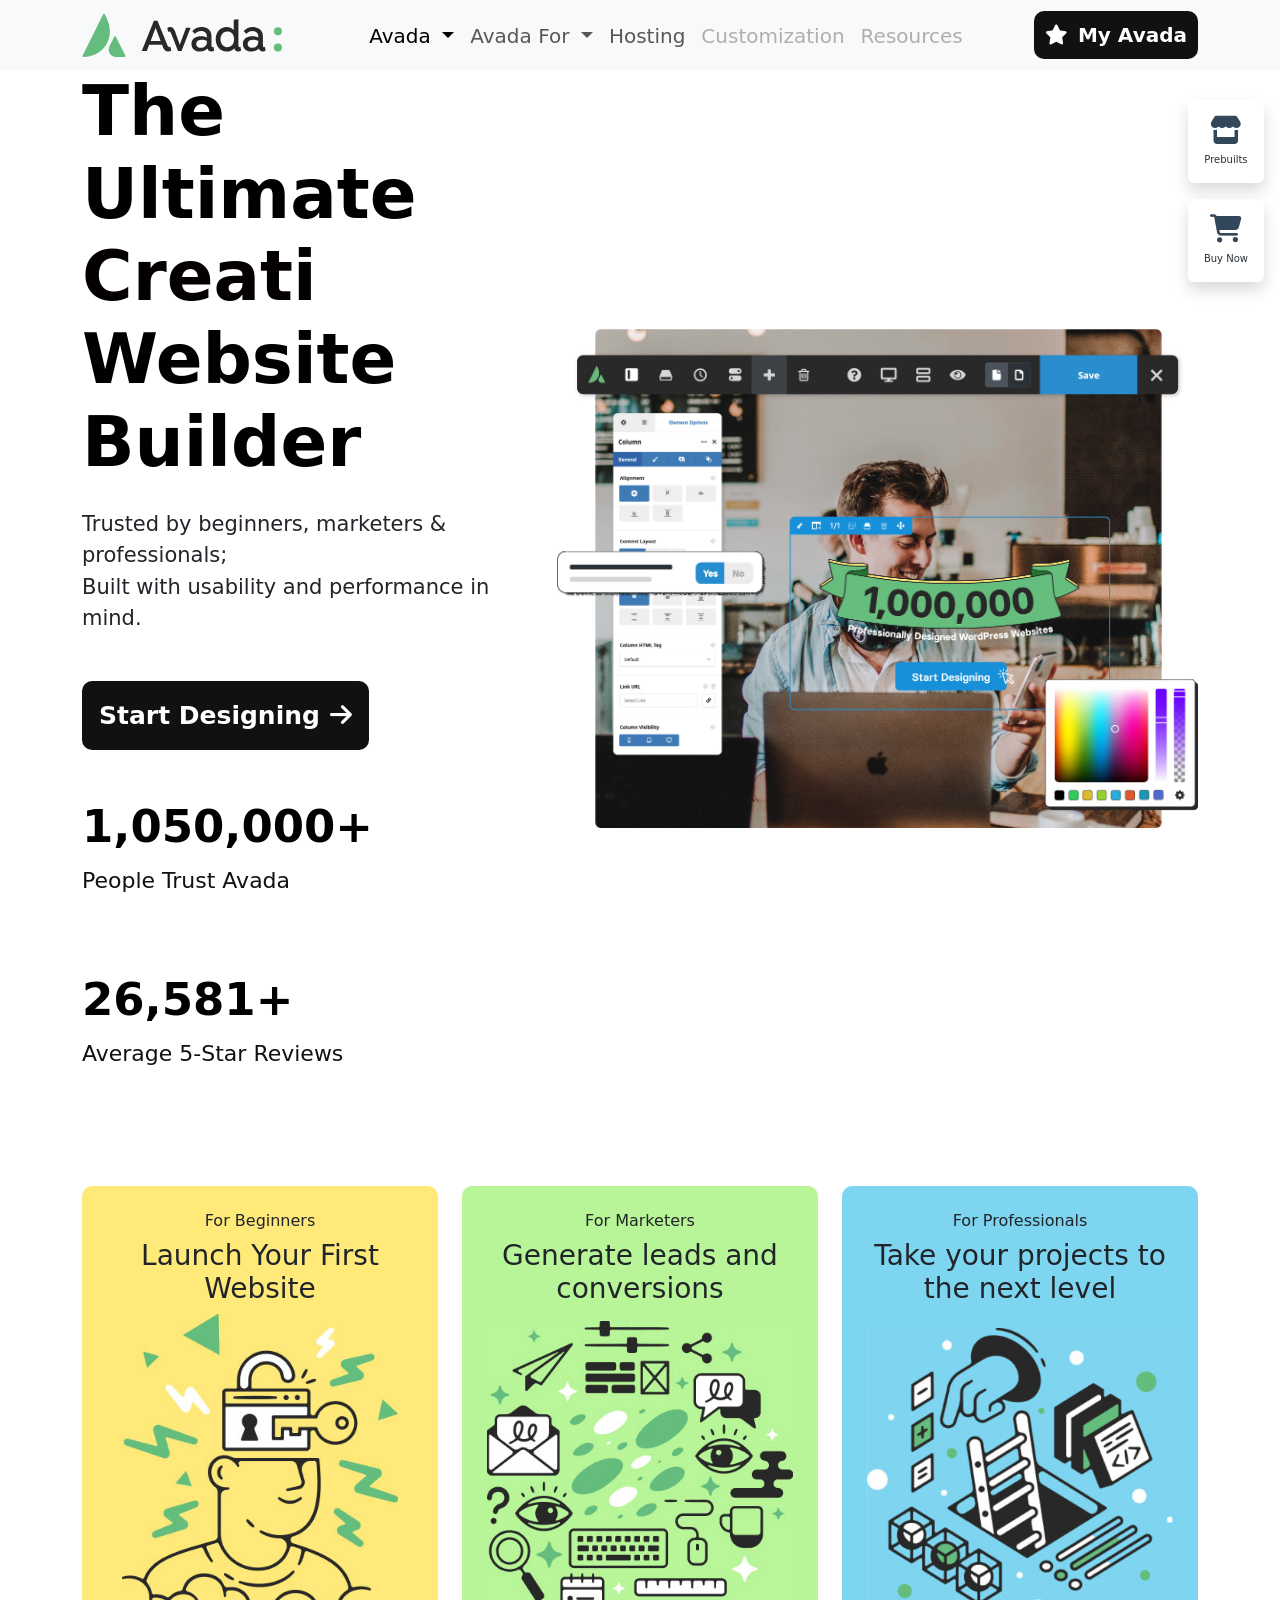
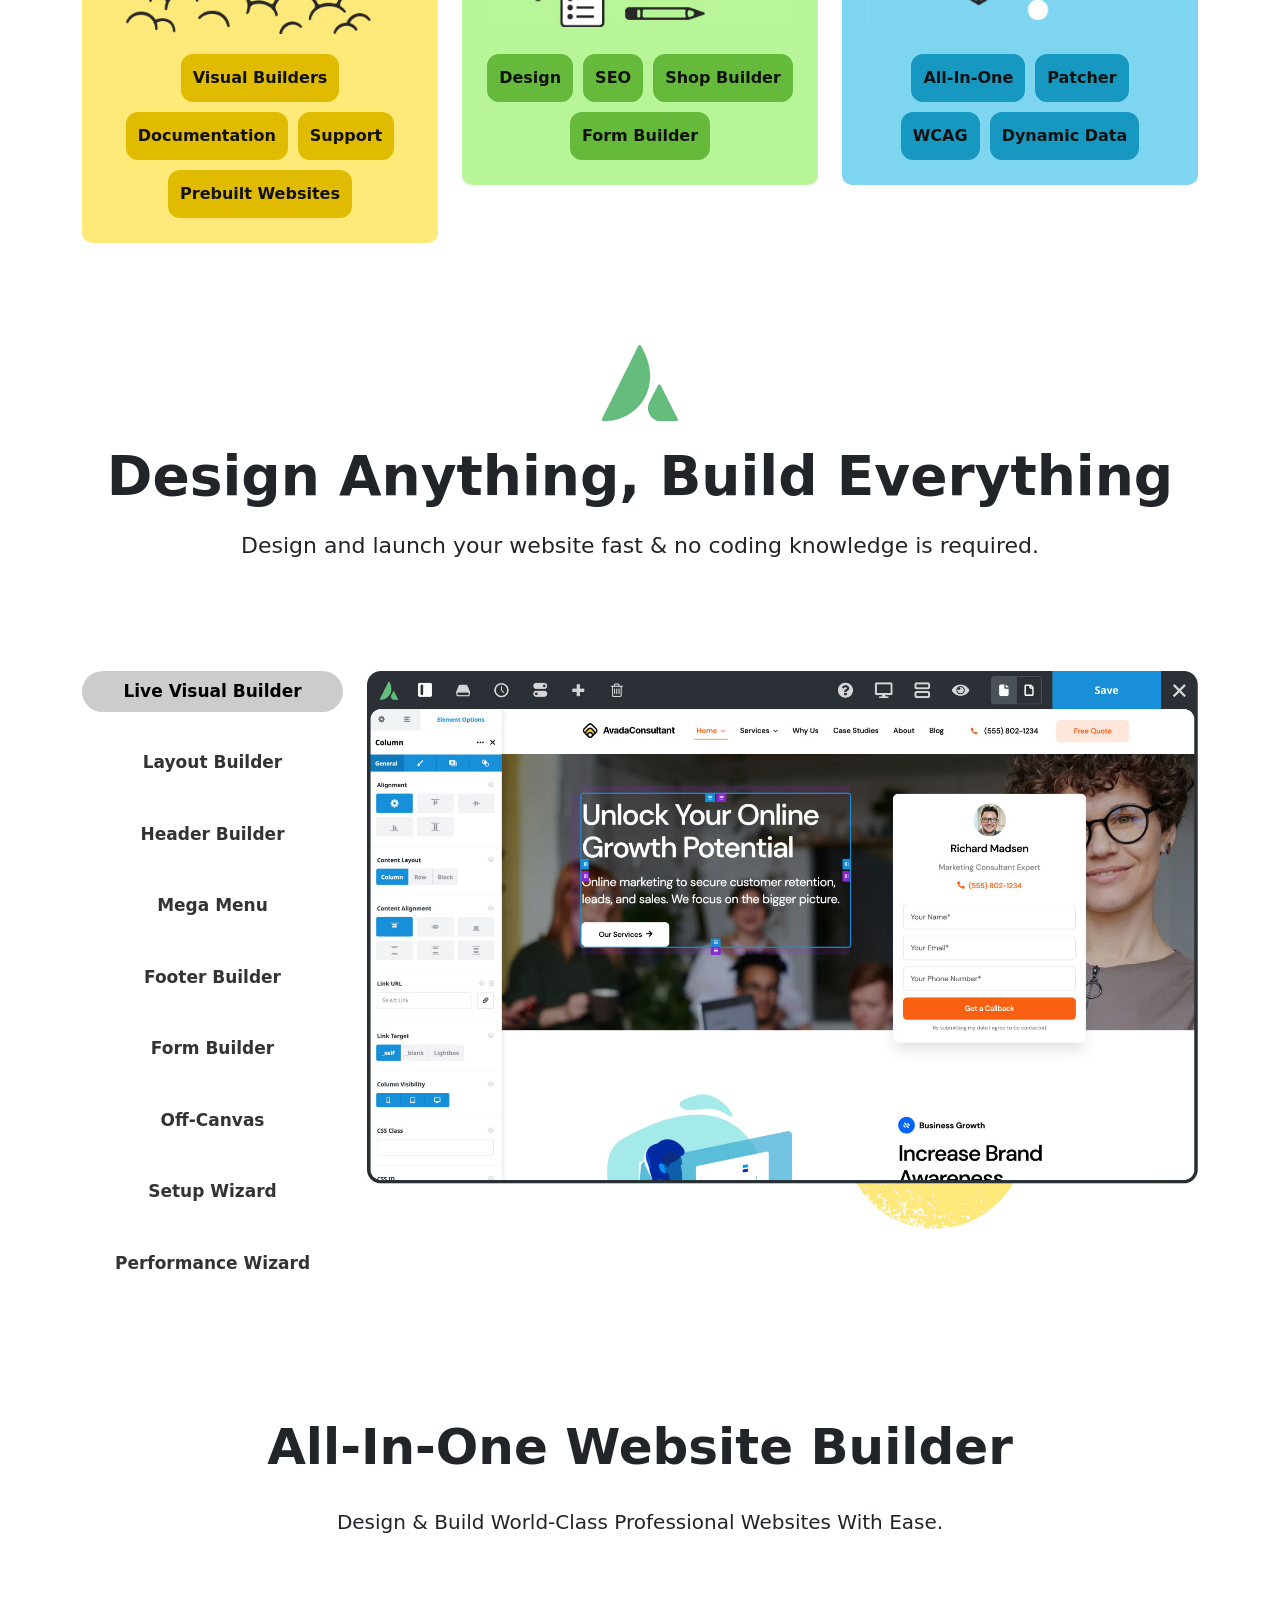
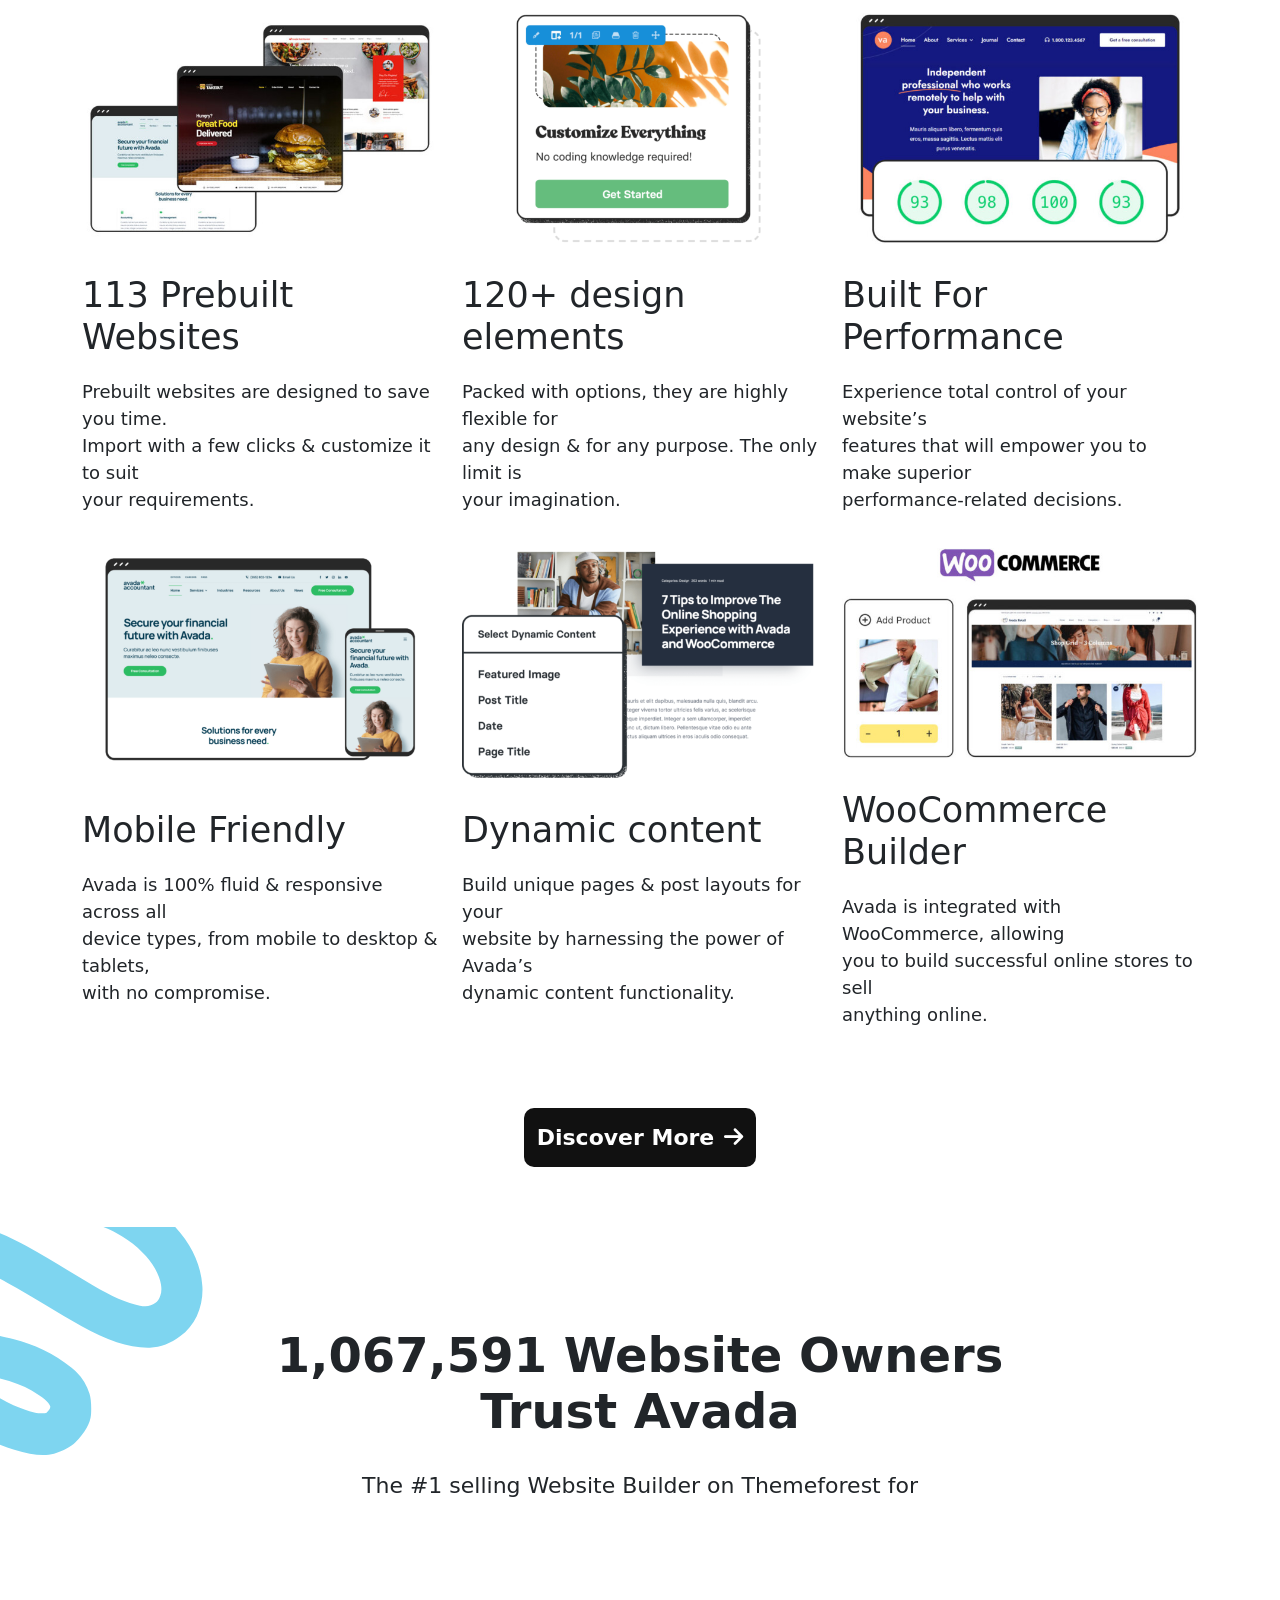
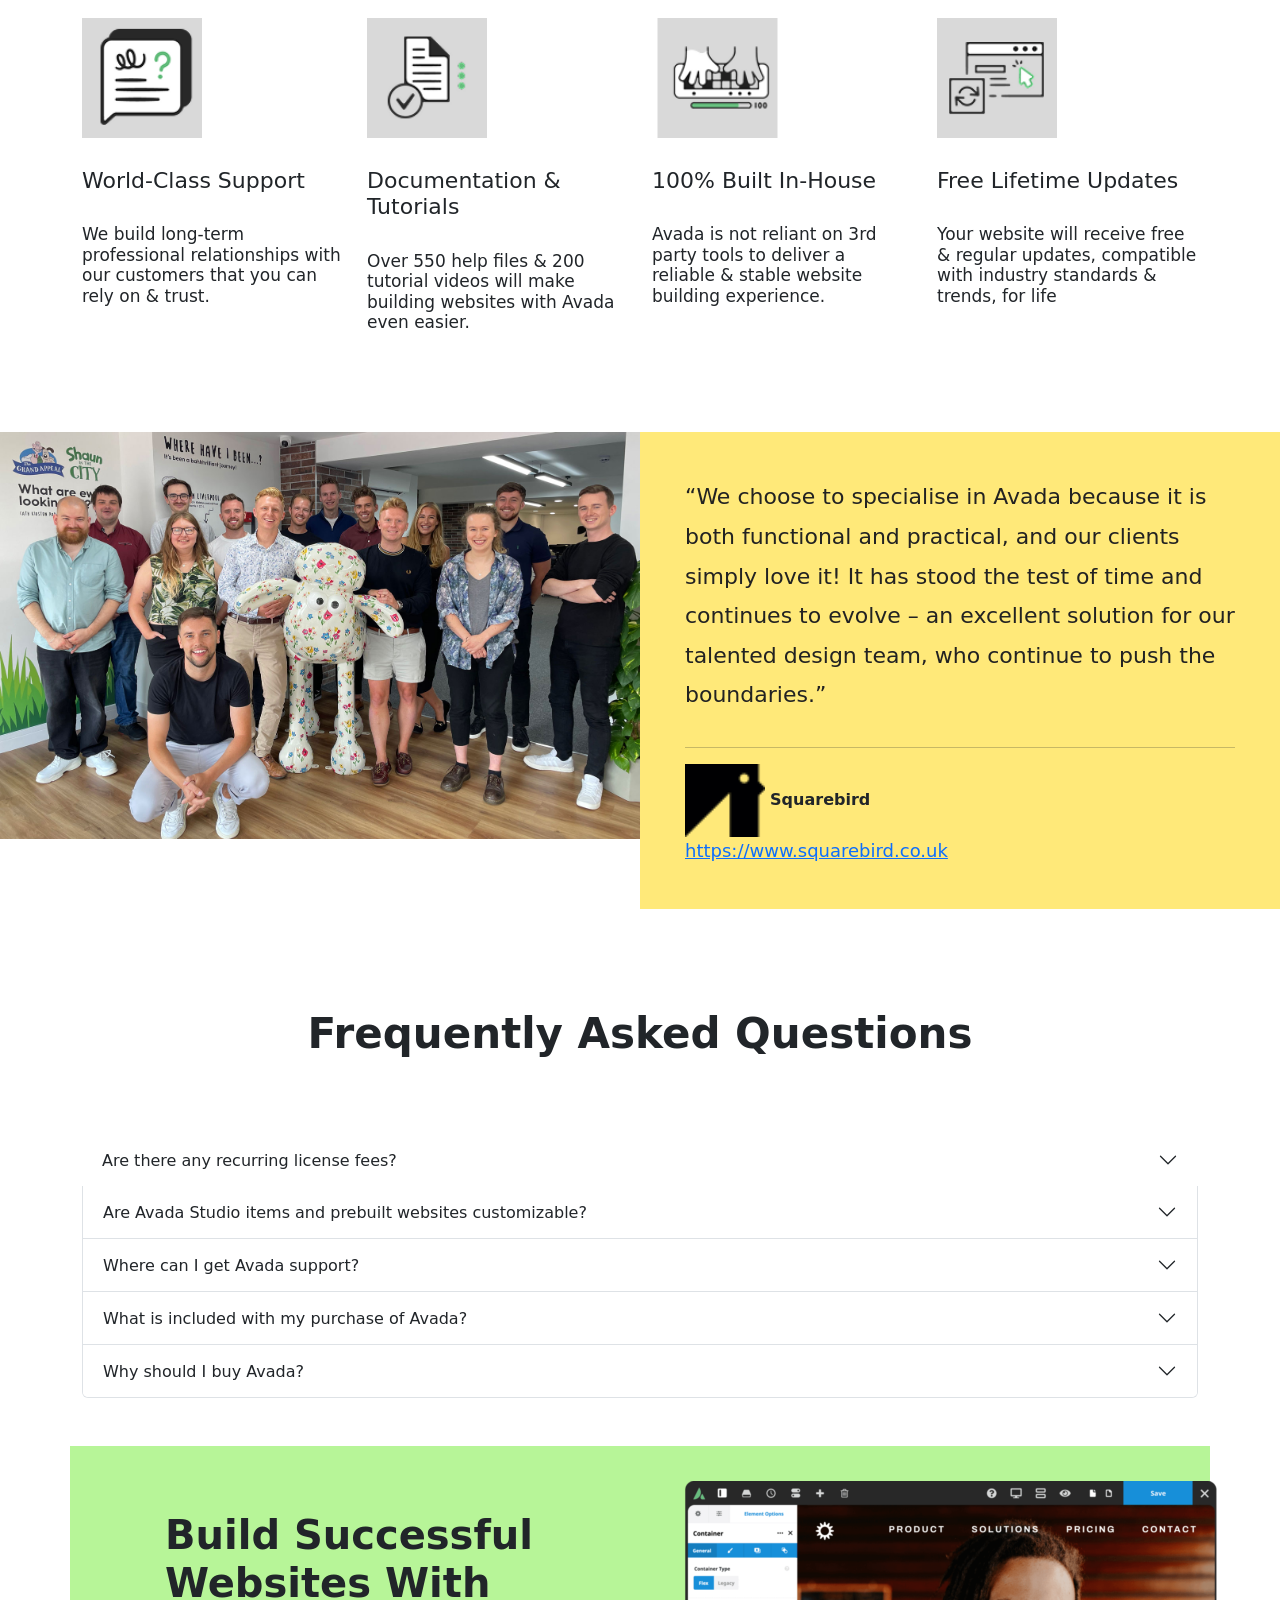
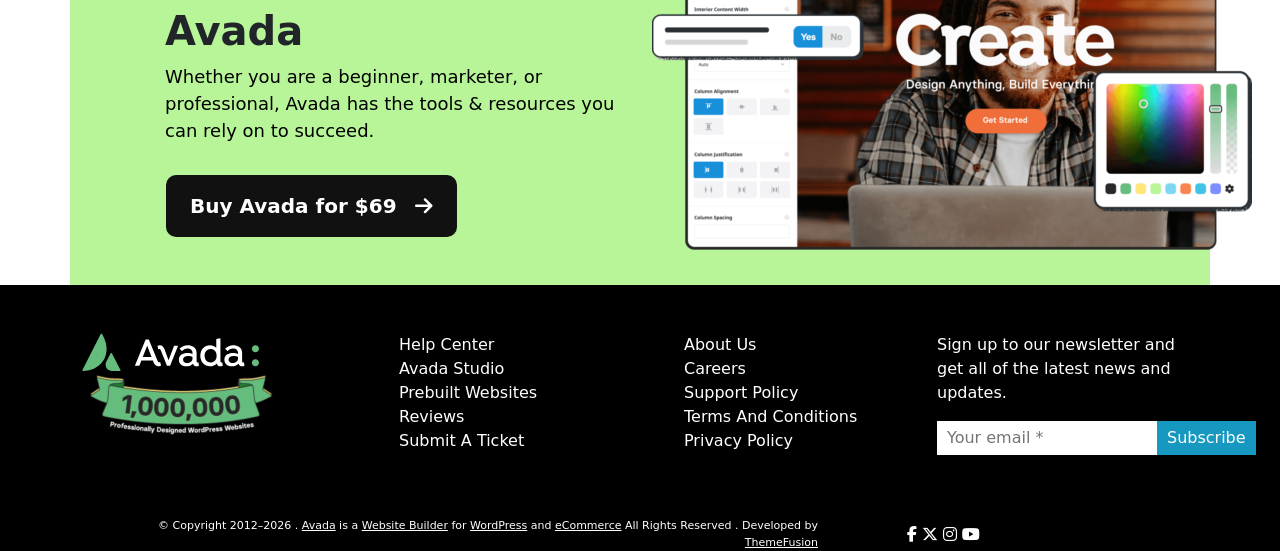
<file: index.html>
<!Doctype html>
<html lang="en">

<head>
    <meta charset="utf-8">
    <meta name="viewport" content="width=device-width, initial-scale=1">
    <meta name="description"
        content="Avada - The #1 Selling WordPress Theme. Build beautiful, professional websites with ease. Trusted by over 1,000,000 users.">
    <meta name="keywords" content="Avada, WordPress Theme, Website Builder, Drag and Drop Builder, Responsive Theme">
    <meta name="author" content="Anuj Kandari">
    <meta name="robots" content="index, follow">
    <meta name="theme-color" content="#4CAF50">

    <!-- Bootstrap CSS -->
    <link rel="stylesheet" href="https://cdnjs.cloudflare.com/ajax/libs/font-awesome/6.7.2/css/all.min.css">
    <link href="https://cdn.jsdelivr.net/npm/bootstrap@5.0.2/dist/css/bootstrap.min.css" rel="stylesheet">
    <link rel="stylesheet" href="css/style.css">

    <title>Avada | Website Builder For WordPress & eCommerce Preview - ThemeForest</title>
</head>

<body>

    <!--Navbar section start here -->
    <section>
        <nav class="navbar navbar-expand-lg navbar-light bg-light">
            <div class="container">
                <a class="navbar-brand" href="index.html"><img src="images/avada-logo-svg.svg" class="img-fluid"></a>
                <button class="navbar-toggler" type="button" data-bs-toggle="collapse"
                    data-bs-target="#navbarSupportedContent" aria-controls="navbarSupportedContent"
                    aria-expanded="false" aria-label="Toggle navigation">
                    <span class="navbar-toggler-icon"></span>
                </button>
                <div class="collapse navbar-collapse" id="navbarSupportedContent">
                    <ul class="navbar-nav m-auto mb-2 mb-lg-0">

                        <li class="nav-item dropdown">
                            <a class="nav-link dropdown-toggle active" href="#" id="avadaDropdown" role="button"
                                data-bs-toggle="dropdown" aria-expanded="false">
                                Avada
                            </a>

                            <div class="dropdown-menu p-4 border-0 shadow-lg rounded-4" style="min-width:1100px;">

                                <div class="row">

                                    <!-- Column 1 -->
                                    <div class="col-lg-4">
                                        <a href="live-visual-builder.html" class="text-decoration-none text-dark">
                                            <div class="d-flex mb-4">
                                                <i class="fa-solid fa-wand-magic-sparkles fs-3 me-3 text-success"></i>
                                                <div>
                                                    <h6 class="fw-bold mb-1">Live Visual Builder</h6>
                                                    <small class="text-muted">The only limit is your imagination</small>
                                                </div>
                                            </div>
                                        </a>
                                        <a href="header-builder.html" class="text-decoration-none text-dark">
                                            <div class="d-flex mb-4">
                                                <i class="fa-solid fa-window-maximize fs-3 me-3 text-primary"></i>
                                                <div>
                                                    <h6 class="fw-bold mb-1">Header Builder</h6>
                                                    <small class="text-muted">Build custom header layouts</small>
                                                </div>
                                            </div>
                                        </a>
                                        <a href="footer-builder.html" class="text-decoration-none text-dark">
                                            <div class="d-flex mb-4">
                                                <i class="fa-solid fa-bars fs-3 me-3 text-danger"></i>
                                                <div>
                                                    <h6 class="fw-bold mb-1">Footer Builder</h6>
                                                    <small class="text-muted">Create a footer from scratch</small>
                                                </div>
                                            </div>
                                        </a>
                                        <a href="form-builder.html" class="text-decoration-none text-dark">
                                            <div class="d-flex">
                                                <i class="fa-solid fa-file-lines fs-3 me-3 text-warning"></i>
                                                <div>
                                                    <h6 class="fw-bold mb-1">Form Builder</h6>
                                                    <small class="text-muted">Forms that work effectively</small>
                                                </div>

                                            </div>
                                        </a>
                                        <a href="setup-wizard.html" class="text-decoration-none text-dark">
                                            <div class="d-flex">
                                                <i class="fa-solid fa-square-check fs-3 me-2"></i>
                                                <div>
                                                    <h6 class="fw-bold mb-1">Setup Wizard</h6>
                                                    <small class="text-muted">Build websites on the fly, and
                                                        fast</small>
                                                </div>

                                            </div>
                                        </a>
                                    </div>


                                    <!-- Column 2 -->
                                    <div class="col-lg-4">
                                        <a href="layout-builder.html" class="text-decoration-none text-dark">
                                            <div class="d-flex mb-4">
                                                <i class="fa-solid fa-layer-group fs-3 me-3 text-info"></i>
                                                <div>
                                                    <h6 class="fw-bold mb-1">Layout Builder</h6>
                                                    <small class="text-muted">Build stylish layouts</small>
                                                </div>
                                            </div>
                                        </a>
                                        <a href="mega-menu.html" class="text-decoration-none text-dark">
                                            <div class="d-flex mb-4">
                                                <i class="fa-solid fa-list fs-3 me-3 text-success"></i>
                                                <div>
                                                    <h6 class="fw-bold mb-1">Mega Menu Builder</h6>
                                                    <small class="text-muted">Build a custom mega menu</small>
                                                </div>
                                            </div>
                                        </a>
                                        <a href="woocommerce.html" class="text-decoration-none text-dark">
                                            <div class="d-flex mb-4">
                                                <i class="fa-solid fa-cart-shopping fs-3 me-3 text-primary"></i>
                                                <div>
                                                    <h6 class="fw-bold mb-1">WooCommerce Builder</h6>
                                                    <small class="text-muted">Start selling with Avada</small>
                                                </div>
                                            </div>
                                        </a>
                                        <a href="off-canvas.html" class="text-decoration-none text-dark">
                                            <div class="d-flex">
                                                <i class="fa-regular fa-rectangle-list me-3"></i>
                                                <div>
                                                    <h6 class="fw-bold mb-1">Off-Canvas Builder</h6>
                                                    <small class="text-muted">Captuer your visitors' attention</small>
                                                </div>
                                            </div>
                                        </a>
                                        <a href="performance-wizard.html" class="text-decoration-none text-dark">
                                            <div class="d-flex">
                                                <i class="fa-solid fa-bars-staggered me-3"></i>
                                                <div>
                                                    <h6 class="fw-bold mb-1">Performance Wizard</h6>
                                                    <small class="text-muted">Optimize your website easily</small>
                                                </div>
                                            </div>
                                        </a>
                                    </div>

                                    <!-- Column 3 -->
                                    <div class="col-lg-4">

                                        <div
                                            class="rounded-4 p-3 mb-3 bg-warning-subtle d-flex justify-content-between align-items-center">
                                            <div>
                                                <h6 class="fw-bold mb-1">Elements</h6>
                                                <small>150+ Design Elements</small>
                                            </div>
                                            <i class="fa-solid fa-cubes fs-2"></i>
                                        </div>

                                        <div
                                            class="rounded-4 p-3 mb-3 bg-success-subtle d-flex justify-content-between align-items-center">
                                            <div>
                                                <h6 class="fw-bold mb-1">Prebuilt Websites</h6>
                                                <small>113 Prebuilt Websites</small>
                                            </div>
                                            <i class="fa-solid fa-desktop fs-2"></i>
                                        </div>

                                        <div
                                            class="rounded-4 p-3 mb-3 bg-info-subtle d-flex justify-content-between align-items-center">
                                            <div>
                                                <h6 class="fw-bold mb-1">Avada Studio</h6>
                                                <small>639 Prebuilt Content Items</small>
                                            </div>
                                            <i class="fa-solid fa-laptop-code fs-2"></i>
                                        </div>

                                        <div
                                            class="rounded-4 p-3 bg-primary-subtle d-flex justify-content-between align-items-center">
                                            <div>
                                                <h6 class="fw-bold mb-1">What's New</h6>
                                                <small>Our latest Avada update</small>
                                            </div>
                                            <i class="fa-solid fa-star fs-2"></i>
                                        </div>

                                    </div>
                                    <div class=" col-12 mx-auto">
                                        <button class="button primary-btn w-100 py-4" type="button">
                                            Explore More Features
                                            <i class="fa-solid fa-arrow-right ms-2"></i>
                                        </button>
                                    </div>

                                </div>


                            </div>
                        </li>
                        <li class="nav-item">
                        <li class="nav-item dropdown">

                            <a class="nav-link dropdown-toggle" href="#" id="avadaForDropdown" role="button"
                                data-bs-toggle="dropdown" aria-expanded="false">
                                Avada For
                            </a>

                            <div class="dropdown-menu  avada-mega-menu p-3 border-0 shadow-lg rounded-3"
                                aria-labelledby="avadaForDropdown">

                                <!-- Beginners -->
                                <a href="beginners.html" class="d-flex align-items-center justify-content-between 
                                 text-decoration-none text-dark rounded-3 p-4 mb-3" style="background:#ffe879;">

                                    <div>
                                        <h3 class="mb-2">Beginners</h3>
                                        <p class="mb-0 rem-f">
                                            Create your own site with ease
                                        </p>
                                    </div>

                                    <img src="images/avada-for-beginners-menu.webp" class="img-fluid" width="110"
                                        alt="Beginners">
                                </a>


                                <!-- Marketers -->
                                <a href="#" class="d-flex align-items-center justify-content-between
                                  text-decoration-none text-dark rounded-3 p-4 mb-3" style="background:#b2f28f;">

                                    <div>
                                        <h3 class="mb-2">Marketers</h3>
                                        <p class="mb-0 rem-f">
                                            Grow your business fast
                                        </p>
                                    </div>

                                    <img src="images/avada-for-marketers-menu.webp" class="img-fluid" width="110"
                                        alt="Marketers">
                                </a>


                                <!-- Professionals -->
                                <a href="#" class="d-flex align-items-center justify-content-between
                                   text-decoration-none text-dark rounded-3 p-4" style="background:#78cde5;">

                                    <div>
                                        <h3 class="mb-2">Professionals</h3>
                                        <p class="mb-0 rem-f">
                                            Optimize your project workflow
                                        </p>
                                    </div>

                                    <img src="images/avada-for-professionals-menu.webp" class="img-fluid" width="110"
                                        alt="Professionals">
                                </a>

                            </div>

                        </li>
                        </li>

                        <li class="nav-item">
                            <a class="nav-link" href="#">Hosting</a>
                        </li>
                        <li class="nav-item">
                            <a class="nav-link disabled" href="#" tabindex="-1" aria-disabled="true"> Customization</a>
                        </li>
                        <li class="nav-item">
                            <a class="nav-link disabled" href="#" tabindex="-1" aria-disabled="true"> Resources</a>
                        </li>
                    </ul>
                    <div class="star">
                        <a href="#" class="star-btn">
                            <i class="fa-solid fa-star"></i>
                            My Avada
                        </a>
                    </div>
                </div>
            </div>
        </nav>
    </section>
    <!--Navbar section close here -->

    <!-- Homepage Banner section start here -->
    <section class="banner">
        <div class="container">
            <div class="row align-items-center">
                <div class="col-md-5">
                    <h1>
                        The Ultimate <br>
                        <span id="typing">Portfolio</span><br>
                        Website Builder
                    </h1>
                    <p>
                        Trusted by beginners, marketers & professionals;<br>
                        Built with usability and performance in mind.
                    </p>

                    <div class="start">
                        <a href="#" class="btn-start">
                            Start Designing
                            <i class="fa-solid fa-arrow-right"></i>
                        </a>
                    </div>

                    <!-- Reviews -->
                    <div class="reviews">
                        <div class="review-box">
                            <h2>1,050,000+</h2>
                            <p>People Trust Avada</p>
                        </div>
                        <div class="review-box">
                            <h2>26,581+</h2>
                            <p>Average 5-Star Reviews</p>
                        </div>
                    </div>
                </div>
                <div class="col-md-7">
                    <img src="images/avada-homepage-hero.jpg" class="img-fluid">
                </div>
            </div>
        </div>
    </section>
    <!-- Homepage Banner section close here -->

    <!-- Floating Sidebar Start here -->
    <section>

        <div class="floating-bar position-fixed end-0  me-3">

            <a href="#"
                class="float-box d-flex flex-column align-items-center justify-content-center bg-white rounded shadow text-decoration-none p-3 mb-3">
                <i class="fa-solid fa-store fs-3"></i>
                <span class="small mt-2">Prebuilts</span>
            </a>

            <a href="#"
                class="float-box d-flex flex-column align-items-center justify-content-center bg-white rounded shadow text-decoration-none p-3">
                <i class="fa-solid fa-cart-shopping fs-3"></i>
                <span class="small mt-2">Buy Now</span>
            </a>

        </div>

    </section>
    <!-- Floating Sidebar close here -->

    <!-- Marketing section start here -->
    <section class="marketing">
        <div class="container">
            <div class="row">
                <div class="col-md-4">
                    <!-- Card-Box 1 -->
                    <div class="mar_box">
                        <div class="mar_head">
                            <h6>For Beginners</h6>
                            <h3>Launch Your First Website</h3>
                        </div>
                        <div class="mar_img">
                            <img src="images/for-beginners@2x.jpg" class="img-fluid" alt="For Beginners" />
                        </div>
                        <div class="mar_tab">
                            <a href="#">Visual Builders</a>
                            <a href="#">Documentation</a>
                            <a href="#">Support</a>
                            <a href="#">Prebuilt Websites</a>
                        </div>
                    </div>
                </div>
                <div class="col-md-4">

                    <!-- Card-Box 2 -->

                    <div class="mar_box bg_02">
                        <div class="mar_head">
                            <h6>For Marketers</h6>
                            <h3>Generate leads and conversions</h3>
                        </div>
                        <div class="mar_img">
                            <img src="images/for-marketers@2x.jpg" class="img-fluid" alt="For Beginners" />
                        </div>
                        <div class="mar_tab">
                            <a href="#">Design</a>
                            <a href="#">SEO</a>
                            <a href="#">Shop Builder</a>
                            <a href="#">Form Builder</a>
                        </div>
                    </div>
                </div>
                <div class="col-md-4">

                    <!-- Card-Box 3 -->

                    <div class="mar_box bg_03">
                        <div class="mar_head">
                            <h6>For Professionals</h6>
                            <h3>Take your projects to the next level</h3>
                        </div>
                        <div class="mar_img">
                            <img src="images/for-pro-2@2x-400x382.jpg" class="img-fluid" alt="For Beginners" />
                        </div>
                        <div class="mar_tab">
                            <a href="#">All-In-One</a>
                            <a href="#">Patcher</a>
                            <a href="#">WCAG</a>
                            <a href="#">Dynamic Data</a>
                        </div>
                    </div>
                </div>
            </div>
        </div>
    </section>
    <!-- Marketing section close here -->

    <!-- Design banner section start here-->
    <section class="design">
        <div class="container">
            <div class="design-banner">
                <img src="images/download.png" alt="design-logo" />
                <h2>Design Anything, Build Everything</h2>
                <p>Design and launch your website fast & no coding knowledge is required.</p>
            </div>
        </div>
    </section>
    <!-- Design banner section close here-->

    <!-- Tab section start here-->
    <section class="product-section">

        <div class="container py-5">
            <div class="row">

                <!-- Left Vertical Tabs -->
                <div class="col-lg-3">
                    <div class="nav flex-column nav-pills" id="v-pills-tab" role="tablist">

                        <button class="nav-link active" data-bs-toggle="pill" data-bs-target="#live-visual-builder">
                            Live Visual Builder
                        </button>

                        <button class="nav-link" data-bs-toggle="pill" data-bs-target="#layout-builder">
                            Layout Builder
                        </button>

                        <button class="nav-link" data-bs-toggle="pill" data-bs-target="#header-builder">
                            Header Builder
                        </button>

                        <button class="nav-link" data-bs-toggle="pill" data-bs-target="#mega-menu">
                            Mega Menu
                        </button>

                        <button class="nav-link" data-bs-toggle="pill" data-bs-target="#footer-builder">
                            Footer Builder
                        </button>

                        <button class="nav-link" data-bs-toggle="pill" data-bs-target="#form-builder">
                            Form Builder
                        </button>

                        <button class="nav-link" data-bs-toggle="pill" data-bs-target="#off-canvas">
                            Off-Canvas
                        </button>

                        <button class="nav-link" data-bs-toggle="pill" data-bs-target="#setup-wizard">
                            Setup Wizard
                        </button>

                        <button class="nav-link" data-bs-toggle="pill" data-bs-target="#performance-wizard">
                            Performance Wizard
                        </button>

                    </div>
                </div>

                <!-- Right Content -->
                <div class="col-lg-9">
                    <div class="tab-content">

                        <div class="tab-pane fade show active" id="live-visual-builder">
                            <img src="images/live-visual.jpg" class="img-fluid" alt="Live Visual Builder">
                        </div>

                        <div class="tab-pane fade" id="layout-builder">
                            <img src="images/layout-builder-4.jpg" class="img-fluid" alt="Layout Builder">
                        </div>

                        <div class="tab-pane fade" id="header-builder">
                            <img src="images/header-builder-5.jpg" class="img-fluid" alt="Header Builder">
                        </div>

                        <div class="tab-pane fade" id="mega-menu">
                            <img src="images/mega-menu-feature.jpg" class="img-fluid" alt="Mega Menu">
                        </div>

                        <div class="tab-pane fade" id="footer-builder">
                            <img src="images/footer-builder-5 (1).jpg" class="img-fluid" alt="Footer Builder">
                        </div>

                        <div class="tab-pane fade" id="form-builder">
                            <img src="images/form-builder.jpg" class="img-fluid" alt="Form Builder">
                        </div>

                        <div class="tab-pane fade" id="off-canvas">
                            <img src="images/off-canvas-feature.jpg" class="img-fluid" alt="Off-Canvas">
                        </div>

                        <div class="tab-pane fade" id="setup-wizard">
                            <img src="images/setup-wizard-1.webp" class="img-fluid" alt="Setup Wizard">
                        </div>

                        <div class="tab-pane fade" id="performance-wizard">
                            <img src="images/performance-wizard.jpg" class="img-fluid" alt="Performance Wizard">
                        </div>

                    </div>
                </div>

            </div>
        </div>

    </section>
    <!-- Tab section close here-->

    <!-- Website builder section start here -->
    <section class="builder">
        <div class="container">
            <div class="builder-text">
                <h2>All-In-One Website Builder</h2>
                <p>Design & Build World-Class Professional Websites With Ease.</p>
            </div>
        </div>
    </section>
    <!-- Website builder section close here -->

    <!--  design elements section start here -->
    <section class="element">
        <div class="container">
            <div class="row row-cols-3">
                <div class="col">
                    <img src="images/prebuilt-website-2@2x-600x389.jpg" class="img-fluid" alt="">
                    <div class="element-text">
                        <h3> 113 Prebuilt Websites</h3>
                        <p>Prebuilt websites are designed to save you time.<br>Import with a few clicks & customize it
                            to suit<br>your requirements.</p>
                    </div>
                </div>

                <div class="col">
                    <img src="images/design-elements-600x389.webp" class="img-fluid" alt="">
                    <div class="element-text">
                        <h3>120+ design elements</h3>
                        <p>Packed with options, they are highly flexible for<br>any design & for any purpose. The only
                            limit is<br>your imagination.</p>
                    </div>
                </div>

                <div class="col">
                    <img src="images/performance-600x389 (1).jpg" class="img-fluid" alt="">
                    <div class="element-text">
                        <h3>Built For Performance</h3>
                        <p>Experience total control of your website’s<br>features that will empower you to make
                            superior<br>performance-related decisions.</p>
                    </div>
                </div>

                <div class="col">
                    <img src="images/mobile-friendly-600x389.webp" class="img-fluid" alt="">
                    <div class="element-text">
                        <h3>Mobile Friendly</h3>
                        <p>Avada is 100% fluid & responsive across all<br>device types, from mobile to desktop &
                            tablets,<br>with no compromise.</p>
                    </div>
                </div>

                <div class="col">
                    <img src="images/dynamic-content-600x390.webp" class="img-fluid" alt="">
                    <div class="element-text">
                        <h3>Dynamic content</h3>
                        <p>Build unique pages & post layouts for your<br>website by harnessing the power of
                            Avada’s<br>dynamic content functionality.</p>
                    </div>
                </div>
                <div class="col">
                    <img src="images/woo-3-600x355.jpg" class="img-fluid" alt="">
                    <div class="element-text">
                        <h3>WooCommerce Builder</h3>
                        <p>Avada is integrated with WooCommerce, allowing<br>you to build successful online stores to
                            sell<br>anything online. </p>
                    </div>
                </div>
                <div class="discover">
                    <a href="#" class="discover-btn">
                        Discover More
                        <i class="fa-solid fa-arrow-right"></i>
                    </a>
                </div>
            </div>
        </div>
    </section>
    <!--  design elements section start here -->

    <!-- background img Section start here -->
    <section class="trust">
        <div class="container">
            <div class="background-img">
                <h2>1,067,591 Website Owners <br>
                    Trust Avada</h2>
                <p>The #1 selling Website Builder on Themeforest for </p>
            </div>
        </div>
    </section>
    <!-- background img Section close  here -->

    <!-- Website documentation section start here -->
    <section class="document">
        <div class="container">
            <div class="row">
                <div class="col-md-3">
                    <div class="document-banner">
                        <div class="comoom-h">
                            <img src="images/icon-2.png" class="" alt="world-class-support" />
                            <h3>World-Class Support</h3>
                            <p>We build long-term professional relationships with our customers that you can rely on &
                                trust.</p>
                        </div>
                    </div>
                </div>

                <div class="col-md-3">
                    <div class="document-banner">
                        <div class="comoom-h">
                            <img src="images/icon-4.png" class="" alt="world-class-support" />
                            <h3>Documentation & Tutorials</h3>
                            <p>Over 550 help files & 200 tutorial videos will make building websites with Avada even
                                easier.
                            </p>
                        </div>
                    </div>
                </div>
                <div class="col-md-3">
                    <div class="document-banner">
                        <div class="comoom-h">
                            <img src="images/icon-1.png" class="" alt="world-class-support" />
                        </div>

                        <h3>100% Built In-House</h3>
                        <p>Avada is not reliant on 3rd party tools to deliver a reliable & stable website building
                            experience.</p>
                    </div>
                </div>

                <div class="col-md-3">
                    <div class="document-banner">
                        <div class="comoom-h">
                            <img src="images/icon-3.png" class="" alt="world-class-support" />
                        </div>

                        <h3>Free Lifetime Updates</h3>
                        <p>Your website will receive free & regular updates, compatible with industry standards &
                            trends, for life</p>
                    </div>
                </div>

            </div>
        </div>
    </section>
    <!-- Website documentation section start here -->

    <!-- Team section start here -->
    <section class="team">
        <div class="container-fluid ">
            <div class="row ">
                <div class="col-md-6 px-0">
                    <div class="team-banner">
                        <img src="images/Squarebird.jpg" class="img-fluid" alt="Team img" />
                    </div>
                </div>
                <div class="col-md-6 px-0 bg-yellow ">
                    <div class="team-text">
                        <p>“We choose to specialise in Avada because it is both functional and practical, and our
                            clients
                            simply love it! It has stood the test of time and continues to evolve – an excellent
                            solution
                            for our talented design team, who continue to push the boundaries.”</p>
                        <hr>
                        <div class="square-bird d-flex flex-column align-items-start">
                            <span><img src="images/squarebird-logo.webp" class="img-fluid d-inline"
                                    alt="squarebird-logo" />
                                <b>Squarebird</b></span>
                            <a href="https://www.squarebird.co.uk/" target="_blank"
                                rel="noopener">https://www.squarebird.co.uk</a>
                        </div>
                    </div>

                </div>
            </div>


        </div>
    </section>
    <!-- Team section close here -->

    <!-- Frequently Asked Questions Section start here -->
    <section class="faq">
        <div class="container">
            <div class="question-text">
                <h2>Frequently Asked Questions</h2>
            </div>
            <!--question 1 -->
            <div class="accordion accordion-flush" id="accordionFlushExample">
                <div class="accordion-item">
                    <h2 class="accordion-header" id="flush-headingOne">
                        <button class="accordion-button collapsed" type="button" data-bs-toggle="collapse"
                            data-bs-target="#flush-collapseOne" aria-expanded="false" aria-controls="flush-collapseOne">
                            Are there any recurring license fees?
                        </button>
                    </h2>
                    <div id="flush-collapseOne" class="accordion-collapse collapse" aria-labelledby="flush-headingOne"
                        data-bs-parent="#accordionFlushExample">
                        <div class="accordion-body">
                            <p> there are no recurring license fees (or subscription fees) to use"
                                <a href="https://1.envato.market/e4rPJ1">avada</a>
                                with
                                <a href="https://wordpress.org/">WordPress</a>
                                . It is a one-time purchase that provides lifetime updates at no extra cost, and the
                                Avada license is valid for life.
                            </p>

                        </div>
                    </div>
                    <!--question 2 -->
                    <div class="accordion-item">
                        <h2 class="accordion-header" id="flush-headingTwo">
                            <button class="accordion-button collapsed" type="button" data-bs-toggle="collapse"
                                data-bs-target="#flush-collapseTwo" aria-expanded="false"
                                aria-controls="flush-collapseTwo">
                                Are Avada Studio items and prebuilt websites customizable?
                            </button>
                        </h2>
                        <div id="flush-collapseTwo" class="accordion-collapse collapse"
                            aria-labelledby="flush-headingTwo" data-bs-parent="#accordionFlushExample">
                            <div class="accordion-body">
                                <p>Yes, each Avada Studio item and each prebuilt website is 100% customizable. All items
                                    and prebuilt websites are professionally designed by our in-house design team,
                                    created to showcase Avada’s capabilities and save you time.</p>
                                <p>Once you import an Avada Studio item or a website, you can entirely customize the
                                    content and layouts to your liking. Add/remove/adjust/customize the imagery, text,
                                    styling, layouts, and more using the Avada Website Builder.</p>
                            </div>
                        </div>
                        <!--question 3 -->
                    </div>
                    <div class="accordion-item">
                        <h2 class="accordion-header" id="flush-headingThree">
                            <button class="accordion-button collapsed" type="button" data-bs-toggle="collapse"
                                data-bs-target="#flush-collapseThree" aria-expanded="false"
                                aria-controls="flush-collapseThree">
                                Where can I get Avada support?
                            </button>
                        </h2>
                        <div id="flush-collapseThree" class="accordion-collapse collapse"
                            aria-labelledby="flush-headingThree" data-bs-parent="#accordionFlushExample">
                            <div class="accordion-body">
                                <p>In addition to an extensive library of detailed"
                                    <a href="https://avada.com/help-center/"> documentation and Avada video
                                        tutorials</a>
                                    ",our professional team of Avada support experts offers hands-on support for all
                                    aspects of
                                    <a href="https://avada.com/">Avada</a>
                                </p>
                                <!--list-item Section start here-->
                                <ul>
                                    <li>"You must"
                                        <a href="https://avada.com/documentation/how-to-register-for-my-avada/"
                                            target="_blank" rel="noreferrer noopener">register</a>
                                        "for a My Avada support account to access Avada support".
                                    </li>
                                    <li>Once your My Avada support account is set up, please
                                        <a href="https://my.avada.com/submit-a-ticket/" target="_blank"
                                            rel="noreferrer noopener">submit support tickets here</a>
                                    </li>
                                    <li>For detailed information on using your My Avada support account, please see this
                                        <a href="https://avada.com/documentation/how-to-use-my-avada/" target="_blank"
                                            rel="noreferrer noopener">help file and explainer video</a>
                                    </li>
                                    <li>"For a detailed overview of the Avada support policy, please go"
                                        <a href="https://avada.com/support-policy/" target="_blank"
                                            rel="noreferrer noopener">here</a>
                                    </li>
                                    <li>"Check to see if you are"
                                        <a href="http://avada.com/documentation/avada-grandfathered-support/"
                                            target="_blank" rel="noreferrer noopener">eligible</a>
                                        "for Grandfathered Avada support."
                                    </li>
                                </ul>
                                <!--list-item Section close here-->
                            </div>
                        </div>
                    </div>
                    <!--question 4 -->
                    <div class="accordion-item">
                        <h2 class="accordion-header" id="flush-headingFour">
                            <button class="accordion-button collapsed" type="button" data-bs-toggle="collapse"
                                data-bs-target="#flush-collapseFour" aria-expanded="false"
                                aria-controls="flush-collapseFour">
                                What is included with my purchase of Avada?
                            </button>
                        </h2>
                        <div id="flush-collapseFour" class="accordion-collapse collapse"
                            aria-labelledby="flush-headingFour" data-bs-parent="#accordionFlushExample">
                            <div class="accordion-body">
                                <p>With your purchase of
                                    <a
                                        href="https://themeforest.net/item/avada-responsive-multipurpose-theme/2833226/?aid=ThemeFusion&aso=home&aca=item&irgwc=1&afsrc=1&clickid=Q-5Wwz1p3xyZTrd2HW2m1zJ-UkuXkjT1qwgEw00&iradid=275988&irpid=1292887&iradtype=ONLINE_TRACKING_LINK&irmptype=mediapartner&mp_value1=&utm_campaign=af_impact_radius_1292887&utm_medium=affiliate&utm_source=impact_radius">Avada</a>
                                    ",you will receive:"
                                </p>
                                <!--list-item 2 Section Start here--->
                                <ul>
                                    <li>
                                        6 Months of
                                        <a href="https://avada.com/about-us/" target="_blank">world-class hands-on Avada
                                            support</a>.
                                        the valid support period starts from the date and time of purchase.
                                        Support can be
                                        <a href="https://avada.com/documentation/extending-and-renewing-avada-support/"
                                            target="_blank">renewed/extended</a>
                                        if additional support is required down the line.
                                    </li>
                                    <li>
                                        A dedicated
                                        <a href="https://avada.com/documentation/how-to-manage-your-licenses-on-my-avada/"
                                            target="_blank" rel="noreferrer noopener"> My Avada account</a>
                                        to manage your licenses, staging sites, bug reports, plugins, and more.
                                    </li>
                                    <li>
                                        The option to register a single
                                        <strong>staging/dev/local site</strong>
                                        per top-level domain based on these
                                        <a href="https://avada.com/documentation/avada-registration-and-licensing-faq/#collapse-1-864011"
                                            target="_blank">predefined patterns</a>.
                                    </li>
                                    <li>
                                        6 Bundled premium
                                        <a href="https://avada.com/documentation/avadas-bundled-premium-plugins/"
                                            target="_blank">plugins</a>.
                                    </li>
                                    <li>
                                        110+ Prebuilt
                                        <a href="https://avada.com/prebuilt-websites/" target="_blank">Avada
                                            websites</a>
                                        that can be imported with a few clicks, and all of which are
                                        100% customizable.
                                    </li>
                                    <li>
                                        Access to prebuilt
                                        <a href="https://avada.com/feature/avada-studio/" target="_blank">Avada
                                            Studio</a>
                                        creative content. There are 600+ content blocks that can be
                                        imported with a click and are 100% customizable.
                                    </li>
                                    <li>
                                        120+ Avada Design and Layout Elements.
                                    </li>
                                    <li>
                                        Access to the
                                        <a href="https://avada.com/help-center/" target="_blank">Avada Help Center</a>,
                                        which includes 550+ detailed help files expertly curated to provide
                                        cutting-edge, up-to-date information to make your Avada website-building
                                        journey even easier.
                                    </li>
                                    <li>
                                        Access to 300+
                                        <a href="https://www.youtube.com/@AvadaVideos" target="_blank">Avada video
                                            tutorials</a>,
                                        with new videos expertly curated to provide guidance on how to get
                                        the best out of Avada and WordPress.
                                    </li>
                                    <li>
                                        Free regular updates for Avada for the lifetime of your license.
                                        Software updates are extensive, thoroughly tested, and consistent,
                                        as shown in the detailed
                                        <a href="https://avada.com/documentation/avada-changelog/" target="_blank">Avada
                                            changelog</a>.
                                    </li>
                                    <li>
                                        Avada maintenance patches. The built-in
                                        <a href="https://avada.com/documentation/avada-patcher/" target="_blank">Avada
                                            Patcher tool</a>
                                        is seamless, allowing our development team to push improvements
                                        and fixes to all Avada installations without requiring a full update.
                                    </li>
                                    <li>
                                        Avada works seamlessly in design and is integrated with popular plugins,
                                        including WooCommerce, Yoast SEO, The Events Calendar, bbPress,
                                        HubSpot, and more.
                                    </li>
                                    <li>
                                        And so much
                                        <a href="https://avada.com/features/" target="_blank">more..</a>
                                    </li>
                                </ul>

                                <!--list-item 2 Section close here--->

                            </div>
                        </div>
                        <!--question 5 -->
                    </div>
                    <div class="accordion-item">
                        <h2 class="accordion-header" id="flush-headingFive">
                            <button class="accordion-button collapsed" type="button" data-bs-toggle="collapse"
                                data-bs-target="#flush-collapseFive" aria-expanded="false"
                                aria-controls="flush-collapseFive">
                                Why should I buy Avada?
                            </button>
                        </h2>

                        <div id="flush-collapseFive" class="accordion-collapse collapse"
                            aria-labelledby="flush-headingFive" data-bs-parent="#accordionFlushExample">
                            <div class="accordion-body">
                                <p>
                                    There are many reasons why you should
                                    <a href="1.envato.market/e4rPJ1" target="_blank" rel="noopener noreferrer">buy
                                        Avada</a>
                                    to build your WordPress website.
                                    <a href="https://avada.com/" target="_blank" rel="noopener noreferrer">Avada</a>
                                    will empower even beginners to build professional-grade websites with confidence.
                                    Here are some reasons that stand out:
                                </p>

                                <!--list-item 3 start here--->

                                <ul>
                                    <li>
                                        Avada is the #1 Selling WordPress Theme on
                                        <a href="https://1.envato.market/e4rPJ1" target="_blank"
                                            rel="noopener noreferrer">
                                            ThemeForest
                                        </a>
                                        for 14+ years and counting. The best is still to come!
                                    </li>
                                    <li>
                                        Avada is trusted by more than 1,000,000 active users and is backed by years of
                                        proven reliability and stability.
                                    </li>
                                    <li>
                                        Avada is 100% developed and maintained in-house, ensuring that you do not need
                                        to rely on third-party plugins to build a successful WordPress website.
                                    </li>
                                    <li>
                                        Effortlessly design professional-grade websites with an intuitive drag-and-drop
                                        <a href="https://avada.com/feature/live-visual-builder/" target="_blank"
                                            rel="noopener noreferrer">
                                            visual builder
                                        </a>
                                        — no coding required.
                                    </li>
                                    <li>
                                        Avada is fully responsive and mobile-friendly, ensuring your website looks and
                                        functions perfectly on any device, providing seamless experiences everywhere.
                                    </li>
                                    <li>
                                        Avada includes 100+
                                        <a href="https://avada.com/prebuilt-websites/" target="_blank"
                                            rel="noopener noreferrer">
                                            pre-built websites
                                        </a>,
                                        which are 100% customizable. They can be imported with a couple of clicks,
                                        making it easy to launch your new website quickly.
                                    </li>
                                    <li>
                                        Avada includes access to prebuilt
                                        <a href="https://avada.com/feature/avada-studio/" target="_blank"
                                            rel="noopener noreferrer">
                                            Avada Studio
                                        </a>
                                        creative content. There are 600+ content blocks that can be imported with a
                                        click and are 100% customizable.
                                    </li>
                                    <li>
                                        Avada enables you to leverage
                                        <a href="https://avada.com/documentation/how-to-use-dynamic-content-options-in-avada/"
                                            target="_blank" rel="noopener noreferrer">
                                            dynamic content
                                        </a>,
                                        <a href="https://avada.com/documentation/understanding-conditional-layouts/"
                                            target="_blank" rel="noopener noreferrer">
                                            conditional layouts
                                        </a>,
                                        and unlimited styling options to craft fully personalized websites tailored to
                                        your specific needs.
                                    </li>
                                    <li>
                                        Avada offers seamless WooCommerce integration and compatibility, along with an
                                        intuitive
                                        <a href="https://avada.com/feature/woocommerce/" target="_blank"
                                            rel="noopener noreferrer">
                                            eCommerce builder
                                        </a>
                                        that enables you to create custom online stores with unique product layouts and
                                        tailored customer sales journeys.
                                    </li>
                                    <li>
                                        Avada benefits from ongoing enhancements, feature expansions, and consistent
                                        updates, keeping your site secure, modern, and future-proof.
                                    </li>
                                    <li>
                                        Avada includes access to
                                        <a href="https://avada.com/help-center/" target="_blank"
                                            rel="noopener noreferrer">
                                            comprehensive documentation
                                        </a>,
                                        <a href="https://www.youtube.com/@AvadaVideos" target="_blank"
                                            rel="noopener noreferrer">
                                            video tutorials
                                        </a>,
                                        and resources to help you master Avada, even if you have no prior
                                        website-building experience.
                                    </li>
                                    <li>
                                        Avada provides
                                        <a href="https://avada.com/about-us/" target="_blank" rel="noopener noreferrer">
                                            world-class support
                                        </a>
                                        with a dedicated, professional support team and a large, active, helpful
                                        community of Avada enthusiasts and professionals.
                                    </li>
                                    <li>
                                        Avada is ideal for
                                        <a href="https://avada.com/for-beginners/" target="_blank"
                                            rel="noopener noreferrer">
                                            beginners
                                        </a>,
                                        <a href="https://avada.com/for-professionals/" target="_blank"
                                            rel="noopener noreferrer">
                                            professionals
                                        </a>,
                                        small businesses, and
                                        <a href="https://avada.com/for-marketers/" target="_blank"
                                            rel="noopener noreferrer">
                                            marketers
                                        </a>
                                        alike. Avada scales effortlessly with unmatched flexibility and innovation.
                                    </li>
                                    <li>
                                        Avada works seamlessly with popular third-party plugins, including Yoast SEO,
                                        WooCommerce, The Events Calendar, HubSpot, WPML, and more.
                                    </li>
                                </ul>

                                <!--list-item 3 close here--->

                            </div>
                        </div>

                    </div>
                </div>
    </section>
    <!-- Frequently Asked Questions Section close here -->


    <!-- Build -Website section start here -->
    <section class="web-display py-5">
        <div class="container">
            <div class="row align-items-center">

                <!-- Left Content -->
                <div class="col-lg-6 col-md-12">
                    <h2 class="display-5 fw-bold pt-4">
                        Build Successful <br> Websites With Avada
                    </h2>

                    <p class="lead text-secondary mb-4">
                        Whether you are a beginner, marketer, or professional,
                        Avada has the tools & resources you can rely on to succeed.
                    </p>
                    <div class="btn">
                        <a href="#" class="btn-dark px-4 py-3 ms-md-5">
                            Buy Avada for $69
                            <i class="fa-solid fa-arrow-right ms-2"></i>
                        </a>
                    </div>
                </div>
                <!-- Right Image -->
                <div class="col-lg-6 col-md-12 text-center">
                    <img src="images/footer-cta-600x369.webp" alt="Avada Image">
                </div>

            </div>
        </div>
    </section>
    <!-- Build -Website section close here -->

    <!-- footer section start here -->
    <footer class="footer bg-dark text-white">
        <div class="container">
            <div class="row gy-5">
                <div class="col-lg-3 col-md-6">
                    <!-- Logo -->
                    <div class="footer-col footer-logo">
                        <a href="#">
                            <img src="images/avada-logo-light-svg.svg" alt="Avada Logo">
                        </a>

                        <img src="images/avada-million-sales-milestone-ribbon-small-200x67.webp" alt="1 Million Users">
                    </div>

                </div>

                <div class="col-lg-3 col-md-6">
                    <!-- Links -->
                    <div class="footer-col">
                        <div class="footer-link">
                            <ul>
                                <li><a href="#">Help Center</a></li>
                                <li><a href="#">Avada Studio</a></li>
                                <li><a href="#">Prebuilt Websites</a></li>
                                <li><a href="#">Reviews</a></li>
                                <li><a href="#">Submit A Ticket</a></li>
                            </ul>
                        </div>
                    </div>
                </div>

                <div class="col-lg-3 col-md-6">
                    <!-- Links -->
                    <div class="footer-col">
                        <div class="footer-link">
                            <ul>
                                <li><a href="#">About Us</a></li>
                                <li><a href="#">Careers</a></li>
                                <li><a href="#">Support Policy</a></li>
                                <li><a href="#">Terms And Conditions</a></li>
                                <li><a href="#">Privacy Policy</a></li>
                            </ul>
                        </div>
                    </div>

                </div>

                <div class="col-lg-3 col-md-6">
                    <!-- Newsletter -->
                    <div class="footer-col newsletter">

                        <p>
                            Sign up to our newsletter and get all of the latest
                            news and updates.
                        </p>

                        <form class="subscribe-form">
                            <input type="email" placeholder="Your email *">
                            <button type="submit">Subscribe</button>
                        </form>
                    </div>
                </div>
            </div>
            <!--copyright raw-->

            <div class="row align-items-center pt-5 mt- border-top">

                <div class="col-lg-8 text-center text-lg-end">
                    <!-- Copyright -->
                    <div class="footer-bottom">
                        <div class="copyright">
                            © Copyright 2012–2026 .
                            <a href="#">Avada</a> is a
                            <a href="#">Website Builder</a> for
                            <a href="#">WordPress</a> and
                            <a href="#">eCommerce</a>
                            All Rights Reserved .
                            Developed by <a href="#">ThemeFusion</a>
                        </div>
                    </div>
                </div>

                <div class="col-lg-4 text-center text-lg-start">
                    <!-- Social Icons -->
                    <div class="social-icons">
                        <a href="#"><i class="fa-brands fa-facebook-f"></i></a>
                        <a href="#"><i class="fa-brands fa-x-twitter"></i></a>
                        <a href="#"><i class="fa-brands fa-instagram"></i></a>
                        <a href="#"><i class="fa-brands fa-youtube"></i></a>
                    </div>
                </div>

            </div>
        </div>

    </footer>
    <!-- footer section start here -->

    <!-- Optional JavaScript; choose one of the two! -->

    <!-- Option 1: Bootstrap Bundle with Popper -->
    <script src="https://cdn.jsdelivr.net/npm/bootstrap@5.0.2/dist/js/bootstrap.bundle.min.js"></script>
    <script src="script/script.js"></script>

    <!-- Option 2: Separate Popper and Bootstrap JS -->
    <!--
    <script src="https://cdn.jsdelivr.net/npm/@popperjs/core@2.9.2/dist/umd/popper.min.js" integrity="sha384-IQsoLXl5PILFhosVNubq5LC7Qb9DXgDA9i+tQ8Zj3iwWAwPtgFTxbJ8NT4GN1R8p" crossorigin="anonymous"></script>
    <script src="https://cdn.jsdelivr.net/npm/bootstrap@5.0.2/dist/js/bootstrap.min.js" integrity="sha384-cVKIPhGWiC2Al4u+LWgxfKTRIcfu0JTxR+EQDz/bgldoEyl4H0zUF0QKbrJ0EcQF" crossorigin="anonymous"></script>
    -->
</body>

</html>
</file>
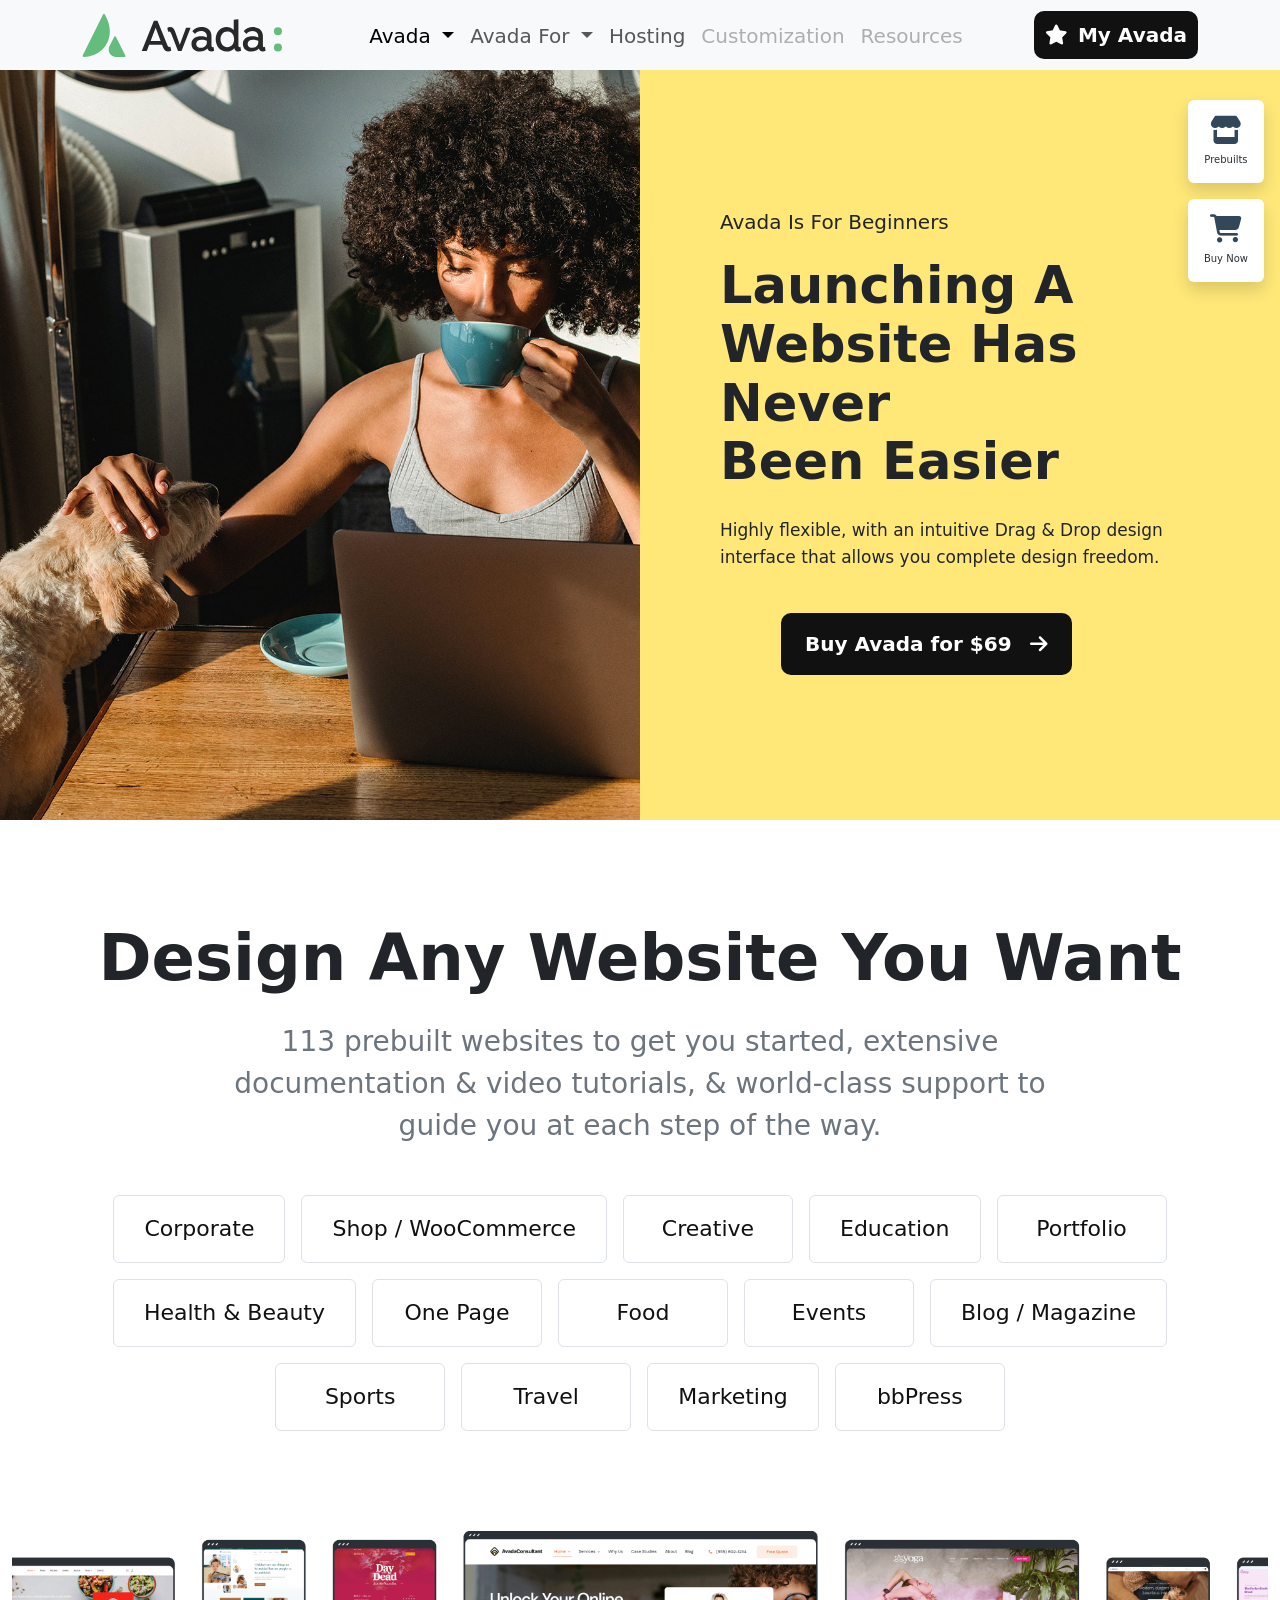
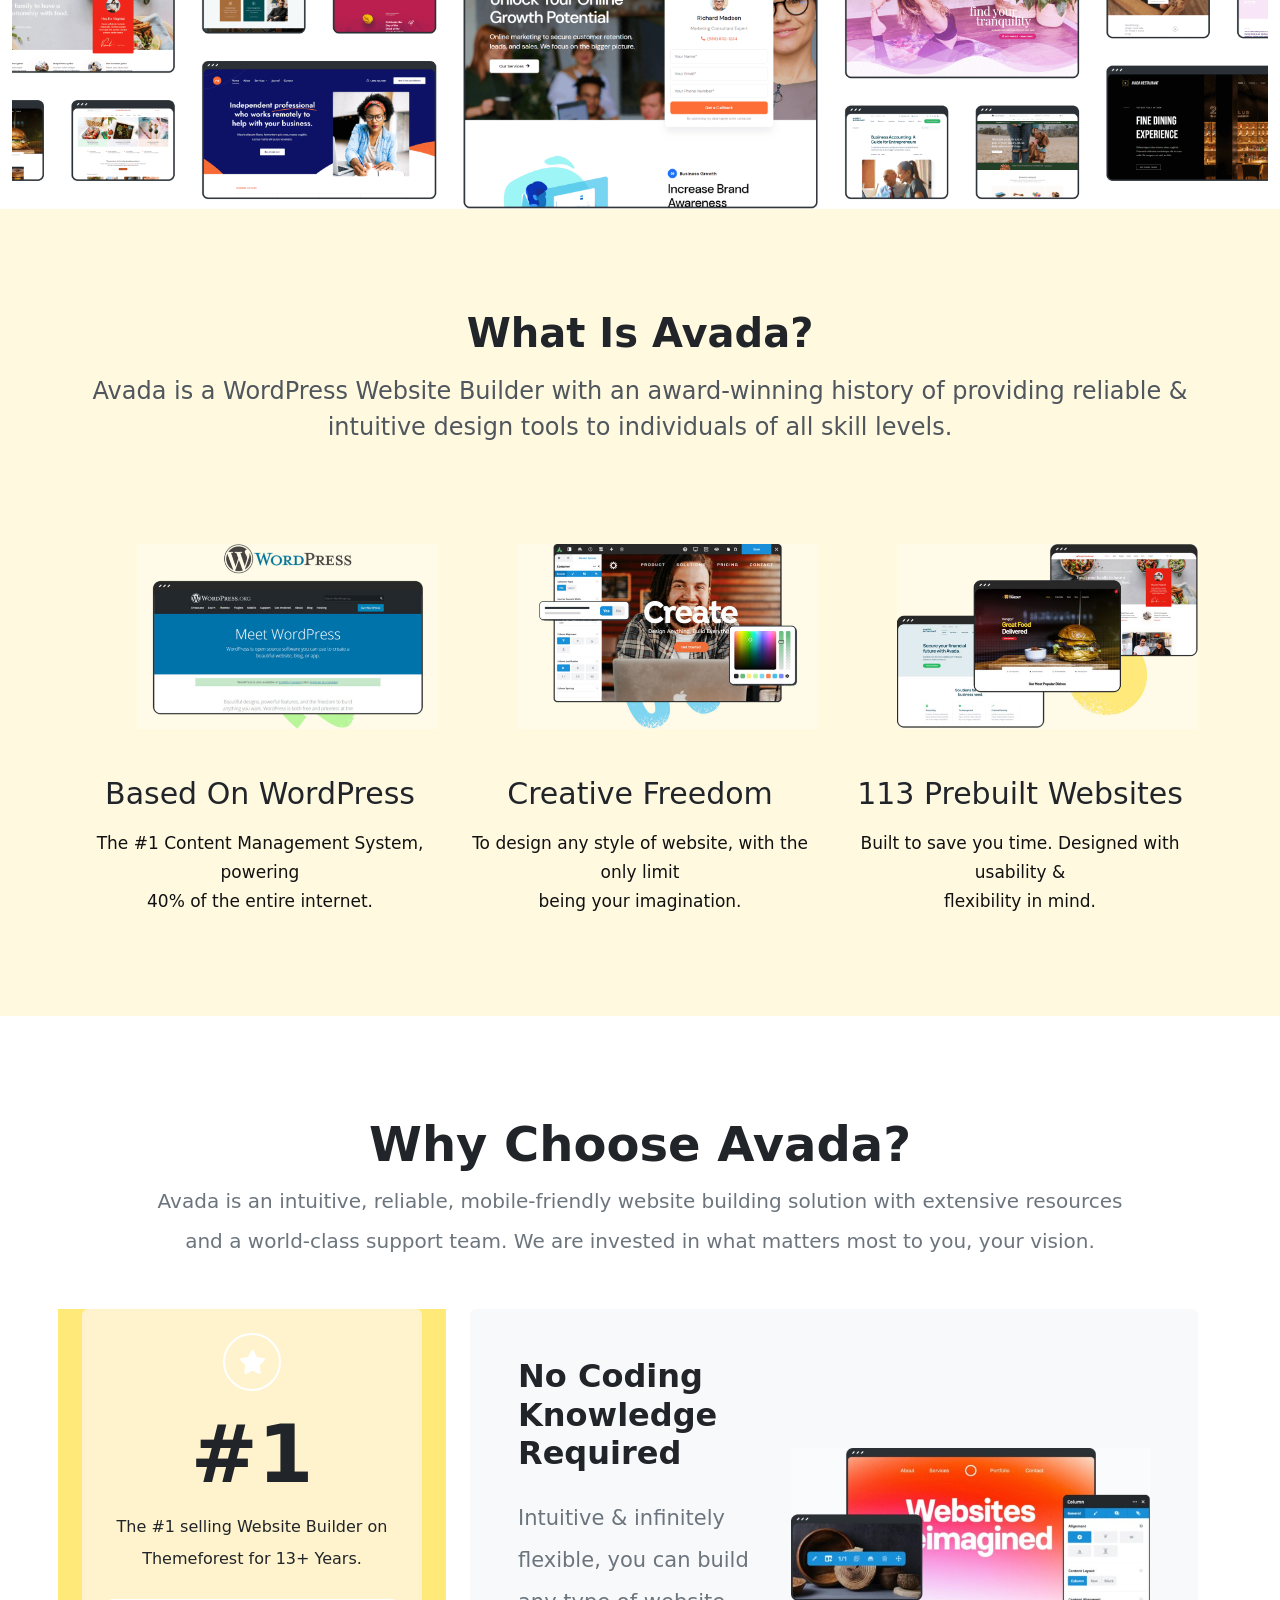
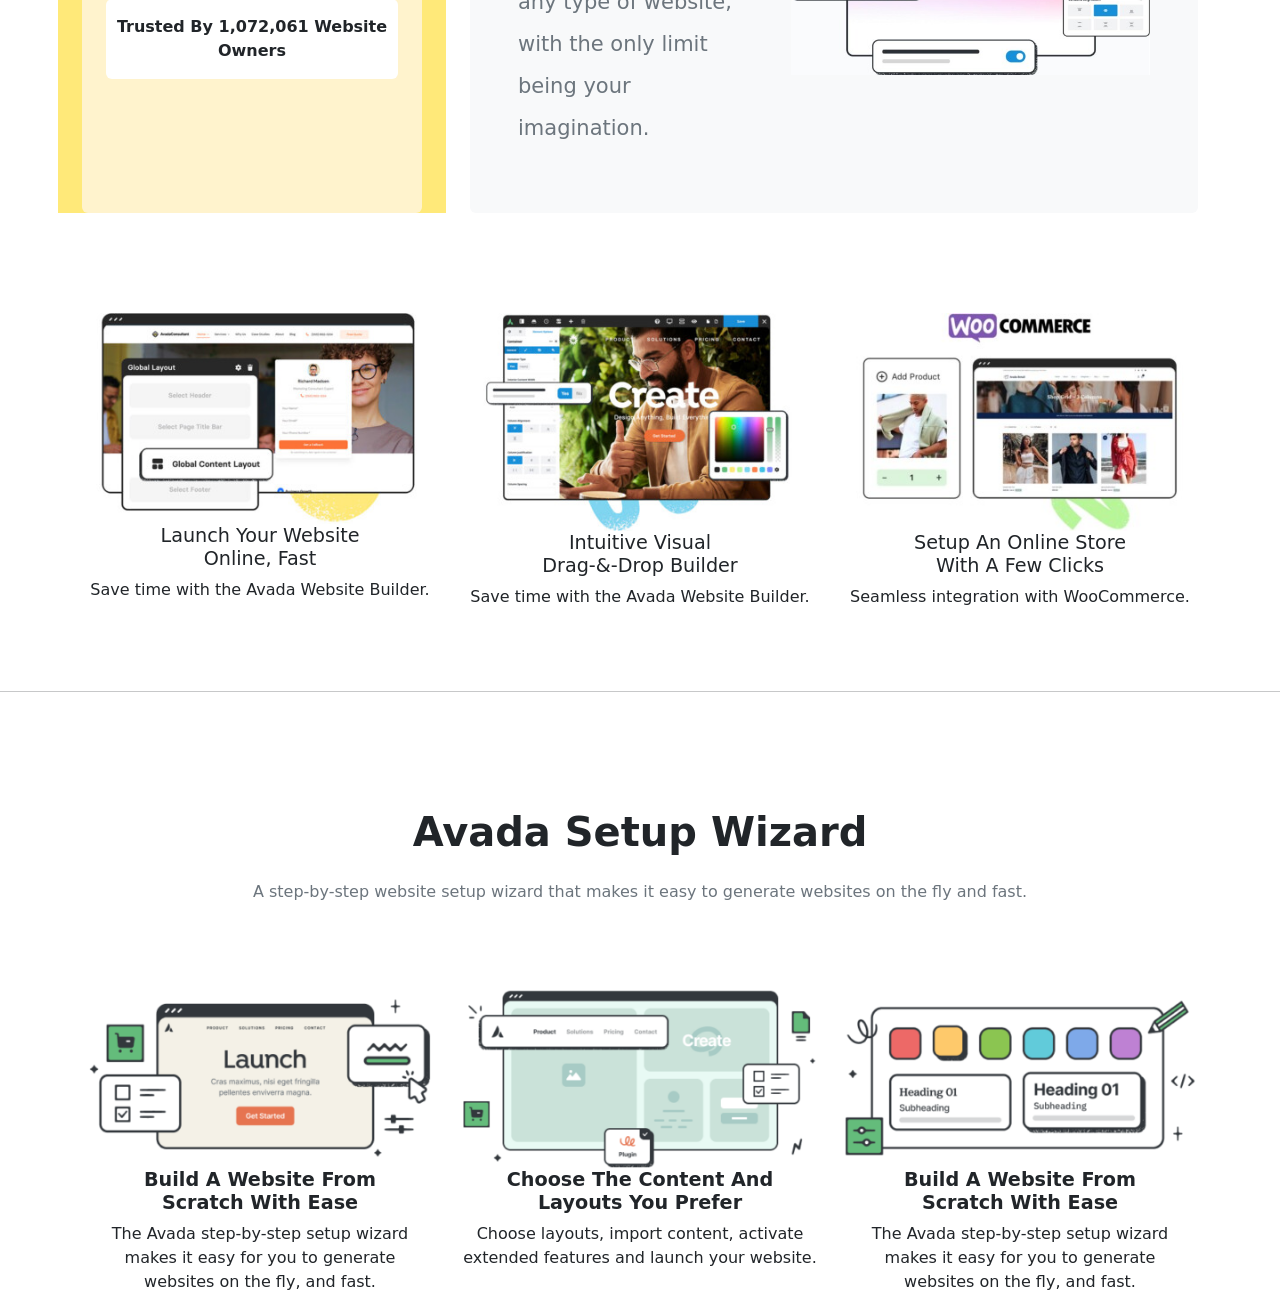
<file: beginners.html>
<!Doctype html>
<html lang="en">

<head>
    <meta charset="utf-8">
    <meta name="viewport" content="width=device-width, initial-scale=1">
    <meta name="description"
        content="Avada - The #1 Selling WordPress Theme. Build beautiful, professional websites with ease. Trusted by over 1,000,000 users.">
    <meta name="keywords" content="Avada, WordPress Theme, Website Builder, Drag and Drop Builder, Responsive Theme">
    <meta name="author" content="Anuj Kandari">
    <meta name="robots" content="index, follow">
    <meta name="theme-color" content="#4CAF50">

    <!-- Bootstrap CSS -->
    <link rel="stylesheet" href="https://cdnjs.cloudflare.com/ajax/libs/font-awesome/6.7.2/css/all.min.css">
    <link href="https://cdn.jsdelivr.net/npm/bootstrap@5.0.2/dist/css/bootstrap.min.css" rel="stylesheet">
    <link rel="stylesheet" href="css/style.css">

    <title>Avada | Website Builder For WordPress & eCommerce Preview - ThemeForest</title>
</head>

<body>

    <!--Navbar section start here -->
    <section>
        <nav class="navbar navbar-expand-lg navbar-light bg-light">
            <div class="container">
                <a class="navbar-brand" href="index.html"><img src="images/avada-logo-svg.svg" class="img-fluid"></a>
                <button class="navbar-toggler" type="button" data-bs-toggle="collapse"
                    data-bs-target="#navbarSupportedContent" aria-controls="navbarSupportedContent"
                    aria-expanded="false" aria-label="Toggle navigation">
                    <span class="navbar-toggler-icon"></span>
                </button>
                <div class="collapse navbar-collapse" id="navbarSupportedContent">
                    <ul class="navbar-nav m-auto mb-2 mb-lg-0">

                        <li class="nav-item dropdown">
                            <a class="nav-link dropdown-toggle active" href="#" id="avadaDropdown" role="button"
                                data-bs-toggle="dropdown" aria-expanded="false">
                                Avada
                            </a>

                            <div class="dropdown-menu p-4 border-0 shadow-lg rounded-4" style="min-width:1100px;">

                                <div class="row">

                                    <!-- Column 1 -->
                                    <div class="col-lg-4">
                                        <a href="live-visual-builder.html" class="text-decoration-none text-dark">
                                            <div class="d-flex mb-4">
                                                <i class="fa-solid fa-wand-magic-sparkles fs-3 me-3 text-success"></i>
                                                <div>
                                                    <h6 class="fw-bold mb-1">Live Visual Builder</h6>
                                                    <small class="text-muted">The only limit is your imagination</small>
                                                </div>
                                            </div>
                                        </a>
                                        <a href="header-builder.html" class="text-decoration-none text-dark">
                                            <div class="d-flex mb-4">
                                                <i class="fa-solid fa-window-maximize fs-3 me-3 text-primary"></i>
                                                <div>
                                                    <h6 class="fw-bold mb-1">Header Builder</h6>
                                                    <small class="text-muted">Build custom header layouts</small>
                                                </div>
                                            </div>
                                        </a>
                                        <a href="footer-builder.html" class="text-decoration-none text-dark">
                                            <div class="d-flex mb-4">
                                                <i class="fa-solid fa-bars fs-3 me-3 text-danger"></i>
                                                <div>
                                                    <h6 class="fw-bold mb-1">Footer Builder</h6>
                                                    <small class="text-muted">Create a footer from scratch</small>
                                                </div>
                                            </div>
                                        </a>
                                        <a href="form-builder.html" class="text-decoration-none text-dark">
                                            <div class="d-flex">
                                                <i class="fa-solid fa-file-lines fs-3 me-3 text-warning"></i>
                                                <div>
                                                    <h6 class="fw-bold mb-1">Form Builder</h6>
                                                    <small class="text-muted">Forms that work effectively</small>
                                                </div>

                                            </div>
                                        </a>
                                        <a href="setup-wizard.html" class="text-decoration-none text-dark">
                                            <div class="d-flex">
                                                <i class="fa-solid fa-square-check fs-3 me-2"></i>
                                                <div>
                                                    <h6 class="fw-bold mb-1">Setup Wizard</h6>
                                                    <small class="text-muted">Build websites on the fly, and
                                                        fast</small>
                                                </div>

                                            </div>
                                        </a>
                                    </div>


                                    <!-- Column 2 -->
                                    <div class="col-lg-4">
                                        <a href="layout-builder.html" class="text-decoration-none text-dark">
                                            <div class="d-flex mb-4">
                                                <i class="fa-solid fa-layer-group fs-3 me-3 text-info"></i>
                                                <div>
                                                    <h6 class="fw-bold mb-1">Layout Builder</h6>
                                                    <small class="text-muted">Build stylish layouts</small>
                                                </div>
                                            </div>
                                        </a>
                                        <a href="mega-menu.html" class="text-decoration-none text-dark">
                                            <div class="d-flex mb-4">
                                                <i class="fa-solid fa-list fs-3 me-3 text-success"></i>
                                                <div>
                                                    <h6 class="fw-bold mb-1">Mega Menu Builder</h6>
                                                    <small class="text-muted">Build a custom mega menu</small>
                                                </div>
                                            </div>
                                        </a>
                                        <a href="woocommerce.html" class="text-decoration-none text-dark">
                                            <div class="d-flex mb-4">
                                                <i class="fa-solid fa-cart-shopping fs-3 me-3 text-primary"></i>
                                                <div>
                                                    <h6 class="fw-bold mb-1">WooCommerce Builder</h6>
                                                    <small class="text-muted">Start selling with Avada</small>
                                                </div>
                                            </div>
                                        </a>
                                        <a href="off-canvas.html" class="text-decoration-none text-dark">
                                            <div class="d-flex">
                                                <i class="fa-regular fa-rectangle-list me-3"></i>
                                                <div>
                                                    <h6 class="fw-bold mb-1">Off-Canvas Builder</h6>
                                                    <small class="text-muted">Captuer your visitors' attention</small>
                                                </div>
                                            </div>
                                        </a>
                                        <a href="performance-wizard.html" class="text-decoration-none text-dark">
                                            <div class="d-flex">
                                                <i class="fa-solid fa-bars-staggered me-3"></i>
                                                <div>
                                                    <h6 class="fw-bold mb-1">Performance Wizard</h6>
                                                    <small class="text-muted">Optimize your website easily</small>
                                                </div>
                                            </div>
                                        </a>
                                    </div>

                                    <!-- Column 3 -->
                                    <div class="col-lg-4">

                                        <div
                                            class="rounded-4 p-3 mb-3 bg-warning-subtle d-flex justify-content-between align-items-center">
                                            <div>
                                                <h6 class="fw-bold mb-1">Elements</h6>
                                                <small>150+ Design Elements</small>
                                            </div>
                                            <i class="fa-solid fa-cubes fs-2"></i>
                                        </div>

                                        <div
                                            class="rounded-4 p-3 mb-3 bg-success-subtle d-flex justify-content-between align-items-center">
                                            <div>
                                                <h6 class="fw-bold mb-1">Prebuilt Websites</h6>
                                                <small>113 Prebuilt Websites</small>
                                            </div>
                                            <i class="fa-solid fa-desktop fs-2"></i>
                                        </div>

                                        <div
                                            class="rounded-4 p-3 mb-3 bg-info-subtle d-flex justify-content-between align-items-center">
                                            <div>
                                                <h6 class="fw-bold mb-1">Avada Studio</h6>
                                                <small>639 Prebuilt Content Items</small>
                                            </div>
                                            <i class="fa-solid fa-laptop-code fs-2"></i>
                                        </div>

                                        <div
                                            class="rounded-4 p-3 bg-primary-subtle d-flex justify-content-between align-items-center">
                                            <div>
                                                <h6 class="fw-bold mb-1">What's New</h6>
                                                <small>Our latest Avada update</small>
                                            </div>
                                            <i class="fa-solid fa-star fs-2"></i>
                                        </div>

                                    </div>
                                    <div class=" col-12 mx-auto">
                                        <button class="button primary-btn w-100 py-4" type="button">
                                            Explore More Features
                                            <i class="fa-solid fa-arrow-right ms-2"></i>
                                        </button>
                                    </div>

                                </div>


                            </div>
                        </li>
                        <li class="nav-item">
                        <li class="nav-item dropdown">

                            <a class="nav-link dropdown-toggle" href="#" id="avadaForDropdown" role="button"
                                data-bs-toggle="dropdown" aria-expanded="false">
                                Avada For
                            </a>

                            <div class="dropdown-menu  avada-mega-menu p-3 border-0 shadow-lg rounded-3"
                                aria-labelledby="avadaForDropdown">

                                <!-- Beginners -->
                                <a href="#" class="d-flex align-items-center justify-content-between 
                                 text-decoration-none text-dark rounded-3 p-4 mb-3" style="background:#ffe879;">

                                    <div>
                                        <h3 class="mb-2">Beginners</h3>
                                        <p class="mb-0 rem-f">
                                            Create your own site with ease
                                        </p>
                                    </div>

                                    <img src="images/avada-for-beginners-menu.webp" class="img-fluid" width="110"
                                        alt="Beginners">
                                </a>


                                <!-- Marketers -->
                                <a href="#" class="d-flex align-items-center justify-content-between
                                  text-decoration-none text-dark rounded-3 p-4 mb-3" style="background:#b2f28f;">

                                    <div>
                                        <h3 class="mb-2">Marketers</h3>
                                        <p class="mb-0 rem-f">
                                            Grow your business fast
                                        </p>
                                    </div>

                                    <img src="images/avada-for-marketers-menu.webp" class="img-fluid" width="110"
                                        alt="Marketers">
                                </a>


                                <!-- Professionals -->
                                <a href="#" class="d-flex align-items-center justify-content-between
                                   text-decoration-none text-dark rounded-3 p-4" style="background:#78cde5;">

                                    <div>
                                        <h3 class="mb-2">Professionals</h3>
                                        <p class="mb-0 rem-f">
                                            Optimize your project workflow
                                        </p>
                                    </div>

                                    <img src="images/avada-for-professionals-menu.webp" class="img-fluid" width="110"
                                        alt="Professionals">
                                </a>

                            </div>

                        </li>
                        </li>

                        <li class="nav-item">
                            <a class="nav-link" href="#">Hosting</a>
                        </li>
                        <li class="nav-item">
                            <a class="nav-link disabled" href="#" tabindex="-1" aria-disabled="true"> Customization</a>
                        </li>
                        <li class="nav-item">
                            <a class="nav-link disabled" href="#" tabindex="-1" aria-disabled="true"> Resources</a>
                        </li>
                    </ul>
                    <div class="star">
                        <a href="#" class="star-btn">
                            <i class="fa-solid fa-star"></i>
                            My Avada
                        </a>
                    </div>
                </div>
            </div>
        </nav>
    </section>
    <!--Navbar section close here -->

    <!-- Floating Sidebar Start here -->
    <section>

        <div class="floating-bar position-fixed end-0  me-3">

            <a href="#"
                class="float-box d-flex flex-column align-items-center justify-content-center bg-white rounded shadow text-decoration-none p-3 mb-3">
                <i class="fa-solid fa-store fs-3"></i>
                <span class="small mt-2">Prebuilts</span>
            </a>

            <a href="#"
                class="float-box d-flex flex-column align-items-center justify-content-center bg-white rounded shadow text-decoration-none p-3">
                <i class="fa-solid fa-cart-shopping fs-3"></i>
                <span class="small mt-2">Buy Now</span>
            </a>

        </div>

    </section>
    <!-- Floating Sidebar close here -->

    <!-- beginner section start here -->

    <section class="beginner-section">
        <div class="container-fluid p-0">
            <div class="row g-0">

                <div class="col-lg-6 beginner-image">
                </div>
                <div class="col-lg-6 beginner-content">
                    <div class="beginner-inner">
                        <p class="beginner-small-title">
                            Avada Is For Beginners
                        </p>
                        <h1>
                            Launching A<br>
                            Website Has Never<br>
                            Been Easier
                        </h1>
                        <p class="beginner-description">
                            Highly flexible, with an intuitive Drag & Drop design interface
                            that allows you complete design freedom.
                        </p>
                        <div class="btn">
                            <a href="#" class="btn-dark px-4 py-3 ms-md-5">
                                Buy Avada for $69
                                <i class="fa-solid fa-arrow-right ms-2"></i>
                            </a>
                        </div>
                    </div>
                </div>
            </div>
        </div>
    </section>

    <!-- beginner section end here -->

    <!-- begginner-design section start here -->

    <section class="begginer-design">
        <div class="container text-center">
            <h2 class="display-3 fw-bold mb-4">
                Design Any Website You Want
            </h2>
            <p class="fs-3 text-secondary mb-5 mx-auto w-75">
                113 prebuilt websites to get you started, extensive documentation &
                video tutorials, & world-class support to guide you at each step of the way.
            </p>

            <div class="d-flex flex-wrap justify-content-center gap-3">

                <a href="#" class="btn btn-light border category-btn">
                    <span class="button-text">
                        <span>Corporate</span>
                        <span>Corporate</span>
                    </span>
                </a>

                <a href="#" class="btn btn-light border category-btn">
                    <span class="button-text">
                        <span>Shop / WooCommerce</span>
                        <span>Shop / WooCommerce</span>
                    </span>
                </a>

                <a href="#" class="btn btn-light border category-btn">
                    <span class="button-text">
                        <span>Creative</span>
                        <span>Creative</span>
                    </span>
                </a>

                <a href="#" class="btn btn-light border category-btn">
                    <span class="button-text">
                        <span>Education</span>
                        <span>Education</span>
                    </span>
                </a>

                <a href="#" class="btn btn-light border category-btn">
                    <span class="button-text">
                        <span>Portfolio</span>
                        <span>Portfolio</span>
                    </span>
                </a>

                <a href="#" class="btn btn-light border category-btn">
                    <span class="button-text">
                        <span>Health &amp; Beauty</span>
                        <span>Health &amp; Beauty</span>
                    </span>
                </a>

                <a href="#" class="btn btn-light border category-btn">
                    <span class="button-text">
                        <span>One Page</span>
                        <span>One Page</span>
                    </span>
                </a>

                <a href="#" class="btn btn-light border category-btn">
                    <span class="button-text">
                        <span>Food</span>
                        <span>Food</span>
                    </span>
                </a>


                <a href="#" class="btn btn-light border category-btn">
                    <span class="button-text">
                        <span>Events</span>
                        <span>Events</span>
                    </span>
                </a>

                <a href="#" class="btn btn-light border category-btn">
                    <span class="button-text">
                        <span>Blog / Magazine</span>
                        <span>Blog / Magazine</span>
                    </span>
                </a>


                <a href="#" class="btn btn-light border category-btn">
                    <span class="button-text">
                        <span>Sports</span>
                        <span>Sports</span>
                    </span>
                </a>

                <a href="#" class="btn btn-light border category-btn">
                    <span class="button-text">
                        <span>Travel</span>
                        <span>Travel</span>
                    </span>
                </a>

                <a href="#" class="btn btn-light border category-btn">
                    <span class="button-text">
                        <span>Marketing</span>
                        <span>Marketing</span>
                    </span>
                </a>

                <a href="#" class="btn btn-light border category-btn">
                    <span class="button-text">
                        <span>bbPress</span>
                        <span>bbPress</span>
                    </span>
                </a>
            </div>
    </section>

    <!--begginner-design section end here -->

    <!--Image section start here -->

    <sections class="py-5">
        <div class="container-fluid">
            <div class="row">
                <div class="col-md-12">
                    <img src="images/demo-banner-5.webp" class="img-fluid" alt="">
                </div>
            </div>
        </div>
        </section>

        <!-- Image section end here-->

        <!--Avada-image section start here -->

        <section class="avada-imgs">
            <div class="container">
                <div class="row">
                    <div class="col-12">
                        <h2 class="fs-1 text-center fw-bold mb-3">What Is Avada?</h2>
                        <p class="fs-4 text-center f-color mb-5">Avada is a WordPress Website Builder with an
                            award-winning history of providing reliable & <br> intuitive design tools to individuals of
                            all
                            skill levels.</p>
                    </div>
                </div>
                <div class="row row-cols-3 pt-5">
                    <div class="col">
                        <div class="hero-title">
                            <img src="images/wordpress-8-600x369.jpg" class="card-img-top"
                                alt="wordpress_image_begginner">
                            <div class="card-body">
                                <h3 class="card-title text-center mt-4">Based On WordPress</h3>

                                <p class="card-text text-center  mt-3">The #1 Content Management System, powering <br>
                                    40% of
                                    the entire internet.
                                </p>
                            </div>
                        </div>
                    </div>
                    <div class="hero-title">
                        <div class="col">
                            <img src="images/creative-freedom-600x369.jpg" class="card-img-top"
                                alt="creative-freedom-image">
                            <div class="card-body">
                                <h3 class="card-title text-center mt-4">Creative Freedom</h3>
                                <p class="card-text text-center  mt-3">To design any style of website, with the only
                                    limit <br> being your imagination.
                                </p>
                            </div>
                        </div>
                    </div>
                    <div class="hero-title">
                        <div class="col">
                            <img src="images/prebuilt-2-600x369.jpg" class="card-img-top" alt="prebuilt_image">
                            <div class="card-body">
                                <h3 class="card-title text-center mt-4">113 Prebuilt Websites</h3>
                                <p class="card-text text-center mt-3">Built to save you time. Designed with usability &
                                    <br>
                                    flexibility in mind.
                                </p>
                            </div>
                        </div>
                    </div>
                </div>
            </div>
        </section>

        <!-- Avada-image section end here -->

        <!--why-avada  code start here -->

        <section class="w-avada">
            <div class="container">
                <div class="text-center mb-5">
                    <h2 class="fw-bold display-5 text-dark">Why Choose Avada?</h2>
                    <p class="fs-5 text-secondary lh-lg">
                        Avada is an intuitive, reliable, mobile-friendly website building solution with extensive
                        resources
                        <br>
                        and a world-class support team. We are invested in what matters most to you, your vision.
                    </p>
                </div>
                <div class="row g-5">
                    <div class="col-lg-4  bg-box">
                        <div class="bg-warning-subtle rounded p-4 text-center h-100">
                            <div class="border border-2 border-white rounded-circle d-flex align-items-center justify-content-center mx-auto mb-3"
                                style="width:58px;height:58px;">
                                <i class="fa-solid fa-star text-white fs-4"></i>
                            </div>
                            <h3 class="display-1 fw-bold text-dark mb-2">#1</h3>
                            <p class="text-dark lh-lg mb-4">
                                The #1 selling Website Builder on
                                Themeforest for 13+ Years.
                            </p>
                            <div class="bg-white rounded py-3 px-2 fw-semibold mt-auto">
                                Trusted By 1,072,061 Website Owners
                            </div>
                        </div>
                    </div>
                    <div class="col-lg-8">
                        <div class="bg-light rounded p-5 h-100">
                            <div class="row align-items-center h-100">
                                <div class="col-md-5">
                                    <h3 class="fw-bold fs-2 text-dark">
                                        No Coding<br>
                                        Knowledge<br>
                                        Required
                                    </h3>
                                    <p class="text-secondary lh-lg">
                                        Intuitive & infinitely flexible, you
                                        can build any type of website,
                                        with the only limit being your
                                        imagination.
                                    </p>
                                </div>
                                <div class="col-md-7 text-center">
                                    <img src="images/no-coding-2-600x380.jpg" class="img-fluid" alt="No Coding">
                                </div>
                            </div>
                        </div>
                    </div>
                </div>
            </div>
        </section>

        <!--  why-avada section end here -->

        <!-- three images section start here  -->

        <section class="three-img">
            <div class="container">
                <div class="row">
                    <div class="col-md-4">
                        <img src="images/website-builder-2-400x237.jpg" class="img-fluid" alt="website-builder images">
                        <h2 class="font-rem text-center">Launch Your Website
                            <br>
                            Online, Fast
                        </h2>
                        <p class="text-center">Save time with the Avada Website Builder.</p>
                    </div>
                    <div class="col-md-4">
                        <img src="images/drag-drop-4-400x245.jpg" class="img-fluid" alt="drag-drop">
                        <h2 class="font-rem text-center">Intuitive Visual
                            <br>
                            Drag-&-Drop Builder
                        </h2>
                        <p class="text-center">Save time with the Avada Website Builder.</p>
                    </div>
                    <div class="col-md-4">
                        <img src="images/started-4-400x245.jpg" class="img-fluid" alt="started image">
                        <h2 class="font-rem text-center">Setup An Online Store
                            <br>
                            With A Few Clicks
                        </h2>
                        <p class="text-center">Seamless integration with WooCommerce.</p>
                    </div>
                </div>
            </div>
        </section>

        <!--three images section end here-->

        <!--horizental line start here-->
        <hr>
        <!--horizental line end here-->

        <!-- Avada setup Wizard section start here -->

        <section class="s-Wizard">
            <div class="container">
                <div class="row">
                    <div class="col">
                        <h2 class="fs-1 fw-bold text-center">Avada Setup Wizard</h2>
                        <p class="text-center text-secondary mt-4">A step-by-step website setup wizard that makes it
                            easy to
                            generate websites on the fly and fast.</p>
                    </div>

                </div>
                <div class="row mt-5">
                    <div class="col">
                        <img src="images/setup-wizard-7-400x202.webp" class="img-fluid card-body"
                            alt="setup-wizard image">
                        <h3 class="font-rem fw-semibold text-center">Build A Website From
                            <br>
                            Scratch With Ease
                        </h3>
                        <p class="text-center">The Avada step-by-step setup wizard
                            <br>
                            makes it easy for you to generate
                            <br>
                            websites on the fly, and fast.
                        </p>
                    </div>
                    <div class="col">
                        <img src="images/setup-wizard-5-400x202.webp" class="img-fluid card-body"
                            alt="setup-wizard image">
                        <h3 class="font-rem fw-semibold text-center">Choose The Content And
                            <br>
                            Layouts You Prefer
                        </h3>
                        <p class="text-center">Choose layouts, import content, activate extended features and launch
                            your website.
                        </p>
                    </div>
                    <div class="col">
                        <img src="images/setup-wizard-6-400x202.webp" class="img-fluid card-body"
                            alt="setup-wizard image">
                        <h3 class="font-rem fw-semibold text-center">Build A Website From
                            <br>
                            Scratch With Ease
                        </h3>
                        <p class="text-center">The Avada step-by-step setup wizard
                            <br>
                            makes it easy for you to generate
                            <br>
                            websites on the fly, and fast.
                        </p>
                    </div>
                </div>
            </div>
        </section>

        <!--- Avada setup Wizard section end here --->





        <!-- footer section start here -->
        <!-- <footer class="footer bg-dark text-white">
        <div class="container">
            <div class="row gy-5">
                <div class="col-lg-3 col-md-6"> -->
        <!-- Logo -->
        <!-- <div class="footer-col footer-logo">
                        <a href="#">
                            <img src="images/avada-logo-light-svg.svg" alt="Avada Logo">
                        </a>

                        <img src="images/avada-million-sales-milestone-ribbon-small-200x67.webp" alt="1 Million Users">
                    </div>

                </div>

                <div class="col-lg-3 col-md-6"> -->
        <!-- Links -->
        <!-- <div class="footer-col">
                        <div class="footer-link">
                            <ul>
                                <li><a href="#">Help Center</a></li>
                                <li><a href="#">Avada Studio</a></li>
                                <li><a href="#">Prebuilt Websites</a></li>
                                <li><a href="#">Reviews</a></li>
                                <li><a href="#">Submit A Ticket</a></li>
                            </ul>
                        </div>
                    </div>
                </div>

                <div class="col-lg-3 col-md-6"> -->
        <!-- Links -->
        <!-- <div class="footer-col">
                        <div class="footer-link">
                            <ul>
                                <li><a href="#">About Us</a></li>
                                <li><a href="#">Careers</a></li>
                                <li><a href="#">Support Policy</a></li>
                                <li><a href="#">Terms And Conditions</a></li>
                                <li><a href="#">Privacy Policy</a></li>
                            </ul>
                        </div>
                    </div>

                </div>

                <div class="col-lg-3 col-md-6"> -->
        <!-- Newsletter -->
        <!-- <div class="footer-col newsletter">

                        <p>
                            Sign up to our newsletter and get all of the latest
                            news and updates.
                        </p>

                        <form class="subscribe-form">
                            <input type="email" placeholder="Your email *">
                            <button type="submit">Subscribe</button>
                        </form>
                    </div>
                </div>
            </div> -->
        <!--copyright raw-->

        <!-- <div class="row align-items-center pt-5 mt- border-top">

                <div class="col-lg-8 text-center text-lg-end"> -->
        <!-- Copyright -->
        <!-- <div class="footer-bottom">
                        <div class="copyright">
                            © Copyright 2012–2026 .
                            <a href="#">Avada</a> is a
                            <a href="#">Website Builder</a> for
                            <a href="#">WordPress</a> and
                            <a href="#">eCommerce</a>
                            All Rights Reserved .
                            Developed by <a href="#">ThemeFusion</a>
                        </div>
                    </div>
                </div>

                <div class="col-lg-4 text-center text-lg-start"> -->
        <!-- Social Icons -->
        <!-- <div class="social-icons">
                        <a href="#"><i class="fa-brands fa-facebook-f"></i></a>
                        <a href="#"><i class="fa-brands fa-x-twitter"></i></a>
                        <a href="#"><i class="fa-brands fa-instagram"></i></a>
                        <a href="#"><i class="fa-brands fa-youtube"></i></a>
                    </div>
                </div>

            </div>
        </div>

    </footer> -->
        <!-- footer section start here -->

        <!-- Optional JavaScript; choose one of the two! -->

        <!-- Option 1: Bootstrap Bundle with Popper -->
        <script src="https://cdn.jsdelivr.net/npm/bootstrap@5.0.2/dist/js/bootstrap.bundle.min.js"></script>
        <script src="script/script.js"></script>

        <!-- Option 2: Separate Popper and Bootstrap JS -->
        <!--
    <script src="https://cdn.jsdelivr.net/npm/@popperjs/core@2.9.2/dist/umd/popper.min.js" integrity="sha384-IQsoLXl5PILFhosVNubq5LC7Qb9DXgDA9i+tQ8Zj3iwWAwPtgFTxbJ8NT4GN1R8p" crossorigin="anonymous"></script>
    <script src="https://cdn.jsdelivr.net/npm/bootstrap@5.0.2/dist/js/bootstrap.min.js" integrity="sha384-cVKIPhGWiC2Al4u+LWgxfKTRIcfu0JTxR+EQDz/bgldoEyl4H0zUF0QKbrJ0EcQF" crossorigin="anonymous"></script>
    -->
</body>

</html>
</file>
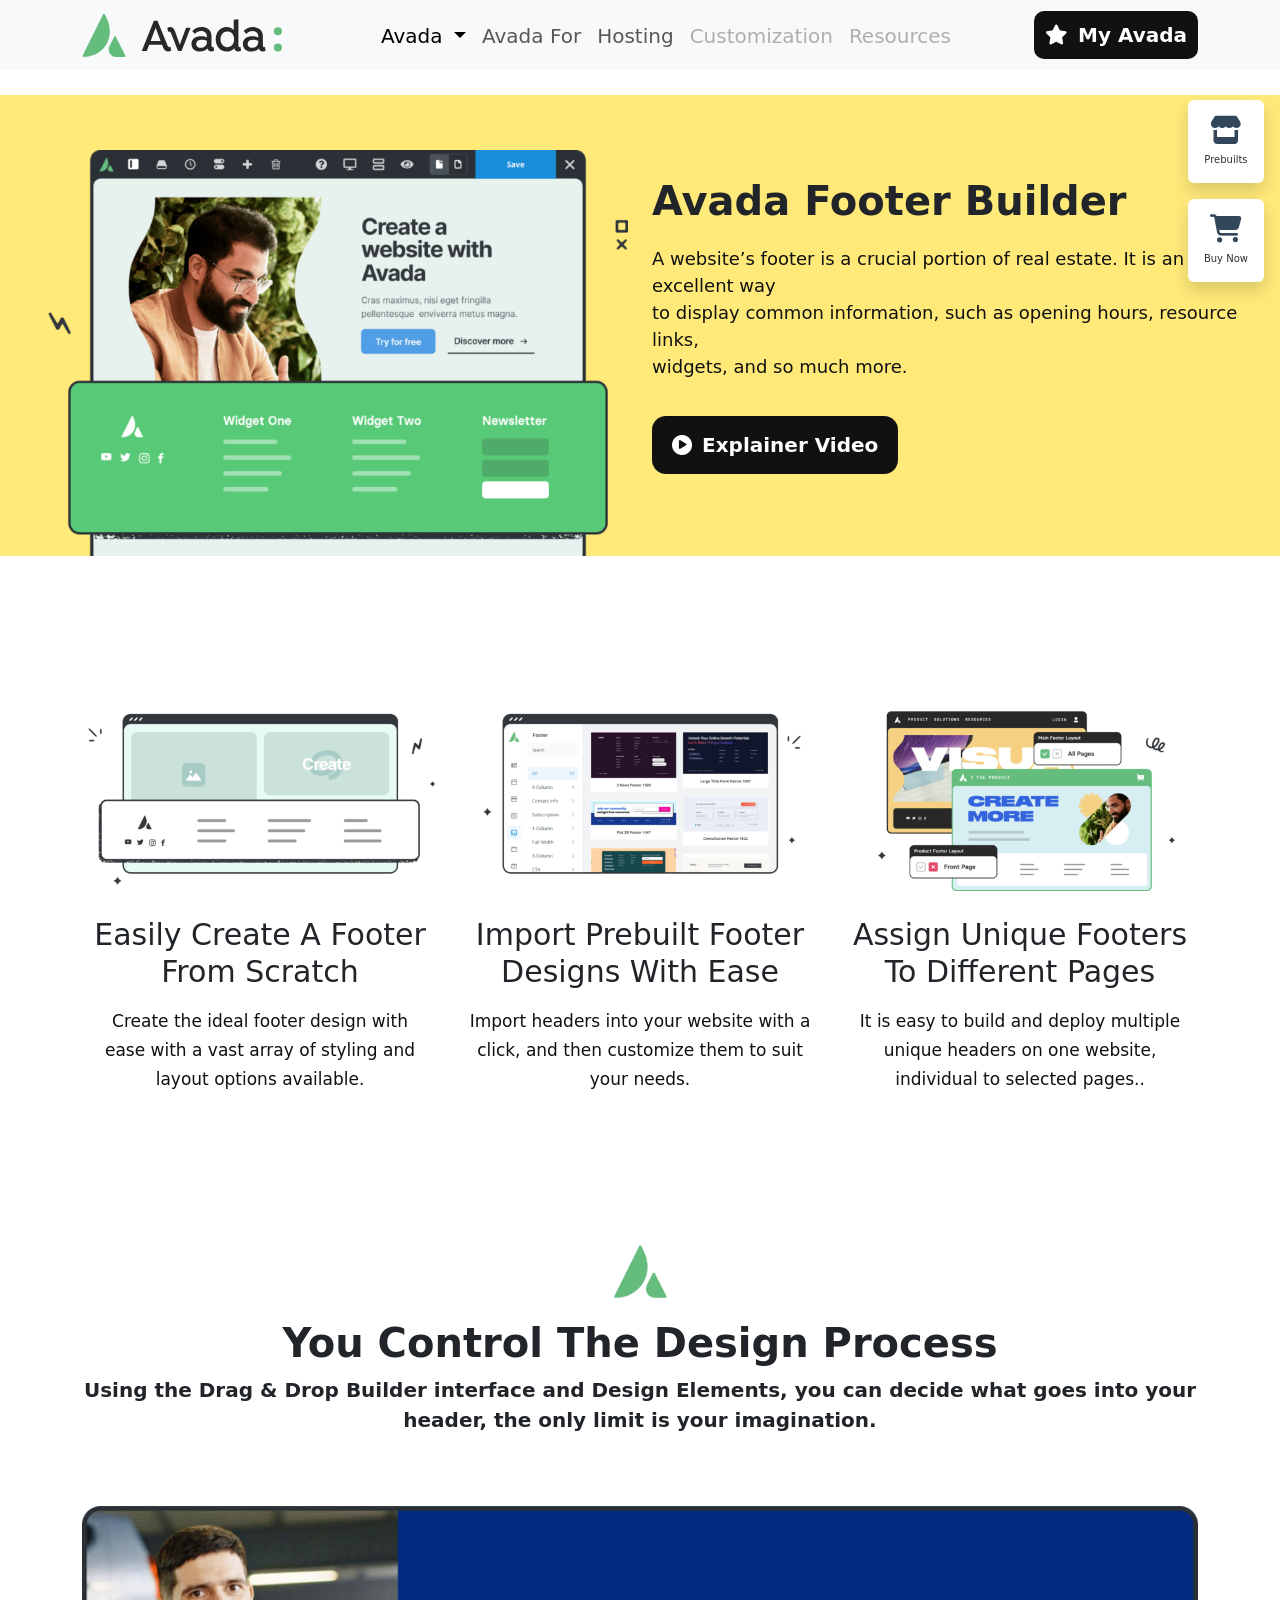
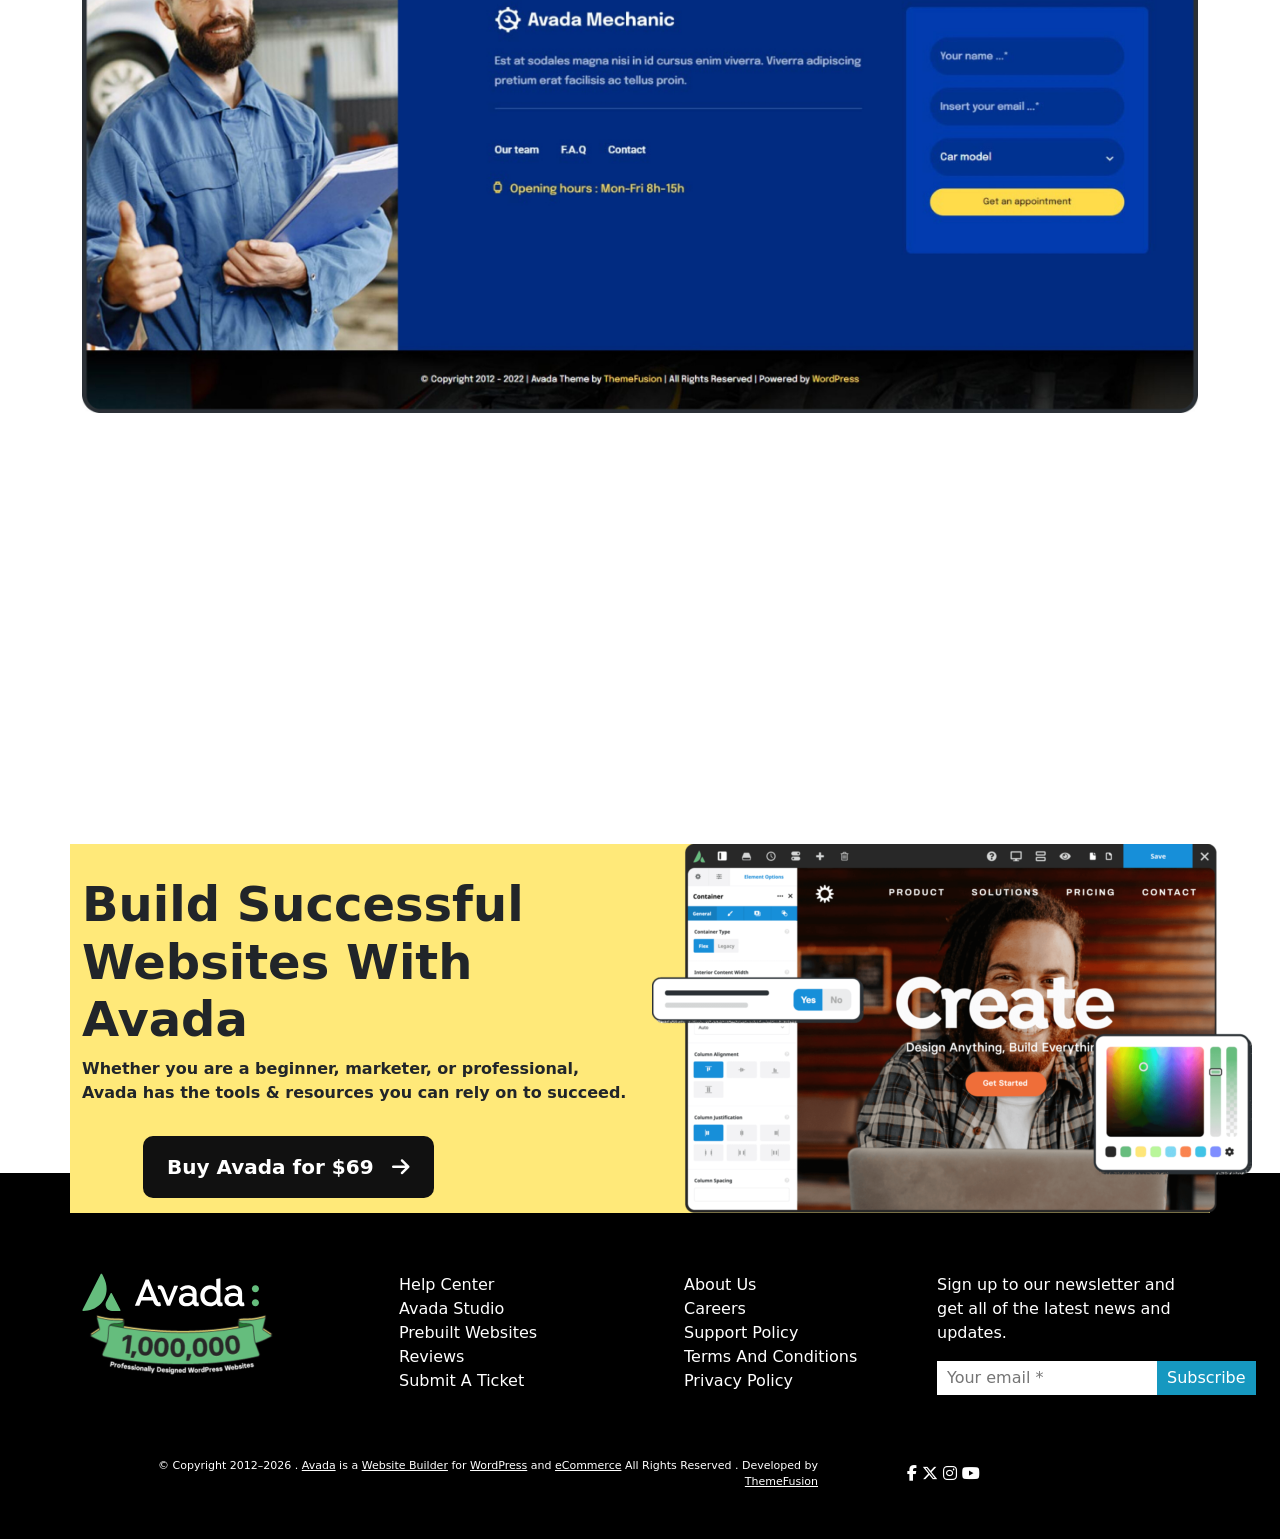
<file: footer-builder.html>
<!Doctype html>
<html lang="en">

<head>
    <meta charset="utf-8">
    <meta name="viewport" content="width=device-width, initial-scale=1">
    <meta name="description"
        content="Avada - The #1 Selling WordPress Theme. Build beautiful, professional websites with ease. Trusted by over 1,000,000 users.">
    <meta name="keywords" content="Avada, WordPress Theme, Website Builder, Drag and Drop Builder, Responsive Theme">
    <meta name="author" content="Anuj Kandari">
    <meta name="robots" content="index, follow">
    <meta name="theme-color" content="#4CAF50">

    <!-- Bootstrap CSS -->
    <link rel="stylesheet" href="https://cdnjs.cloudflare.com/ajax/libs/font-awesome/6.7.2/css/all.min.css">
    <link href="https://cdn.jsdelivr.net/npm/bootstrap@5.0.2/dist/css/bootstrap.min.css" rel="stylesheet">
    <link rel="stylesheet" href="css/style.css">

    <title>Footer Builder</title>
</head>

<body>

    <!--Navbar section start here -->
    <section>
        <nav class="navbar navbar-expand-lg navbar-light bg-light">
            <div class="container">
                <a class="navbar-brand" href="index.html"><img src="images/avada-logo-svg.svg" class="img-fluid"></a>
                <button class="navbar-toggler" type="button" data-bs-toggle="collapse"
                    data-bs-target="#navbarSupportedContent" aria-controls="navbarSupportedContent"
                    aria-expanded="false" aria-label="Toggle navigation">
                    <span class="navbar-toggler-icon"></span>
                </button>
                <div class="collapse navbar-collapse" id="navbarSupportedContent">
                    <ul class="navbar-nav m-auto mb-2 mb-lg-0">

                        <li class="nav-item dropdown">
                            <a class="nav-link dropdown-toggle active" href="#" id="avadaDropdown" role="button"
                                data-bs-toggle="dropdown" aria-expanded="false">
                                Avada
                            </a>

                            <div class="dropdown-menu p-4 border-0 shadow-lg rounded-4" style="min-width:1100px;">

                                <div class="row">

                                    <!-- Column 1 -->
                                    <div class="col-lg-4">
                                        <a href="live-visual-builder.html" class="text-decoration-none text-dark">
                                            <div class="d-flex mb-4">
                                                <i class="fa-solid fa-wand-magic-sparkles fs-3 me-3 text-success"></i>
                                                <div>
                                                    <h6 class="fw-bold mb-1">Live Visual Builder</h6>
                                                    <small class="text-muted">The only limit is your imagination</small>
                                                </div>
                                            </div>
                                        </a>
                                        <a href="header-builder.html" class="text-decoration-none text-dark">
                                            <div class="d-flex mb-4">
                                                <i class="fa-solid fa-window-maximize fs-3 me-3 text-primary"></i>
                                                <div>
                                                    <h6 class="fw-bold mb-1">Header Builder</h6>
                                                    <small class="text-muted">Build custom header layouts</small>
                                                </div>
                                            </div>
                                        </a>
                                        <a href="footer-builder.html" class="text-decoration-none text-dark">
                                            <div class="d-flex mb-4">
                                                <i class="fa-solid fa-bars fs-3 me-3 text-danger"></i>
                                                <div>
                                                    <h6 class="fw-bold mb-1">Footer Builder</h6>
                                                    <small class="text-muted">Create a footer from scratch</small>
                                                </div>
                                            </div>
                                        </a>
                                        <a href="form-builder.html" class="text-decoration-none text-dark">
                                            <div class="d-flex">
                                                <i class="fa-solid fa-file-lines fs-3 me-3 text-warning"></i>
                                                <div>
                                                    <h6 class="fw-bold mb-1">Form Builder</h6>
                                                    <small class="text-muted">Forms that work effectively</small>
                                                </div>

                                            </div>
                                        </a>
                                        <a href="setup-wizard.html" class="text-decoration-none text-dark">
                                            <div class="d-flex">
                                                <i class="fa-solid fa-square-check fs-3 me-2"></i>
                                                <div>
                                                    <h6 class="fw-bold mb-1">Setup Wizard</h6>
                                                    <small class="text-muted">Build websites on the fly, and
                                                        fast</small>
                                                </div>

                                            </div>
                                        </a>
                                    </div>


                                    <!-- Column 2 -->
                                    <div class="col-lg-4">
                                        <a href="layout-builder.html" class="text-decoration-none text-dark">
                                            <div class="d-flex mb-4">
                                                <i class="fa-solid fa-layer-group fs-3 me-3 text-info"></i>
                                                <div>
                                                    <h6 class="fw-bold mb-1">Layout Builder</h6>
                                                    <small class="text-muted">Build stylish layouts</small>
                                                </div>
                                            </div>
                                        </a>
                                        <a href="mega-menu.html" class="text-decoration-none text-dark">
                                            <div class="d-flex mb-4">
                                                <i class="fa-solid fa-list fs-3 me-3 text-success"></i>
                                                <div>
                                                    <h6 class="fw-bold mb-1">Mega Menu Builder</h6>
                                                    <small class="text-muted">Build a custom mega menu</small>
                                                </div>
                                            </div>
                                        </a>
                                        <a href="woocommerce.html" class="text-decoration-none text-dark">
                                            <div class="d-flex mb-4">
                                                <i class="fa-solid fa-cart-shopping fs-3 me-3 text-primary"></i>
                                                <div>
                                                    <h6 class="fw-bold mb-1">WooCommerce Builder</h6>
                                                    <small class="text-muted">Start selling with Avada</small>
                                                </div>
                                            </div>
                                        </a>
                                        <a href="off-canvas.html" class="text-decoration-none text-dark">
                                            <div class="d-flex">
                                                <i class="fa-regular fa-rectangle-list me-3"></i>
                                                <div>
                                                    <h6 class="fw-bold mb-1">Off-Canvas Builder</h6>
                                                    <small class="text-muted">Captuer your visitors' attention</small>
                                                </div>
                                            </div>
                                        </a>
                                        <a href="performance-wizard.html" class="text-decoration-none text-dark">
                                            <div class="d-flex">
                                                <i class="fa-solid fa-bars-staggered me-3"></i>
                                                <div>
                                                    <h6 class="fw-bold mb-1">Performance Wizard</h6>
                                                    <small class="text-muted">Optimize your website easily</small>
                                                </div>
                                            </div>
                                        </a>
                                    </div>

                                    <!-- Column 3 -->
                                    <div class="col-lg-4">

                                        <div
                                            class="rounded-4 p-3 mb-3 bg-warning-subtle d-flex justify-content-between align-items-center">
                                            <div>
                                                <h6 class="fw-bold mb-1">Elements</h6>
                                                <small>150+ Design Elements</small>
                                            </div>
                                            <i class="fa-solid fa-cubes fs-2"></i>
                                        </div>

                                        <div
                                            class="rounded-4 p-3 mb-3 bg-success-subtle d-flex justify-content-between align-items-center">
                                            <div>
                                                <h6 class="fw-bold mb-1">Prebuilt Websites</h6>
                                                <small>113 Prebuilt Websites</small>
                                            </div>
                                            <i class="fa-solid fa-desktop fs-2"></i>
                                        </div>

                                        <div
                                            class="rounded-4 p-3 mb-3 bg-info-subtle d-flex justify-content-between align-items-center">
                                            <div>
                                                <h6 class="fw-bold mb-1">Avada Studio</h6>
                                                <small>639 Prebuilt Content Items</small>
                                            </div>
                                            <i class="fa-solid fa-laptop-code fs-2"></i>
                                        </div>

                                        <div
                                            class="rounded-4 p-3 bg-primary-subtle d-flex justify-content-between align-items-center">
                                            <div>
                                                <h6 class="fw-bold mb-1">What's New</h6>
                                                <small>Our latest Avada update</small>
                                            </div>
                                            <i class="fa-solid fa-star fs-2"></i>
                                        </div>

                                    </div>
                                    <div class=" col-12 mx-auto">
                                        <button class="button primary-btn w-100 py-4" type="button">
                                            Explore More Features
                                            <i class="fa-solid fa-arrow-right ms-2"></i>
                                        </button>
                                    </div>

                                </div>


                            </div>
                        </li>
                        <li class="nav-item">
                            <a class="nav-link" href="#">Avada For</a>
                        </li>
                        <li class="nav-item">
                            <a class="nav-link" href="#">Hosting</a>
                        </li>
                        <li class="nav-item">
                            <a class="nav-link disabled" href="#" tabindex="-1" aria-disabled="true"> Customization</a>
                        </li>
                        <li class="nav-item">
                            <a class="nav-link disabled" href="#" tabindex="-1" aria-disabled="true"> Resources</a>
                        </li>
                    </ul>
                    <div class="star">
                        <a href="#" class="star-btn">
                            <i class="fa-solid fa-star"></i>
                            My Avada
                        </a>
                    </div>
                </div>
            </div>
        </nav>
    </section>
    <!--Navbar section close here -->

    <!-- Floating Sidebar Start here -->
    <section>

        <div class="floating-bar position-fixed end-0  me-3">

            <a href="#"
                class="float-box d-flex flex-column align-items-center justify-content-center bg-white rounded shadow text-decoration-none p-3 mb-3">
                <i class="fa-solid fa-store fs-3"></i>
                <span class="small mt-2">Prebuilts</span>
            </a>

            <a href="#"
                class="float-box d-flex flex-column align-items-center justify-content-center bg-white rounded shadow text-decoration-none p-3">
                <i class="fa-solid fa-cart-shopping fs-3"></i>
                <span class="small mt-2">Buy Now</span>
            </a>

        </div>

    </section>
    <!-- Floating Sidebar close here -->

    <!-- live-visual-build -Website section start here -->
    <section class="builder-section">
        <div class="container-fluid">
            <div class="row align-items-center">
                <!-- Right Image -->

                <div class="col-lg-6 col-md-12 ps-lg-5">
                    <div class="builder-img">
                        <img src="images/footer-builder-6-800x560.webp" class="img-fluid" alt="Avada Image">
                    </div>
                </div>
                <!-- Left Content -->
                <div class="col-lg-6 col-md-12 ">
                    <div class="builder-contant">
                        <h2>
                            Avada Footer Builder
                        </h2>

                        <p>
                            A website’s footer is a crucial portion of real estate. It is an excellent way <br> to
                            display
                            common information, such as opening hours, resource links, <br> widgets, and so much more.
                        </p>
                        <div class="btn-explainer">
                            <a href="#" class="explainer-btn">
                                <i class="fa-solid fa-circle-play"></i>
                                <span>Explainer Video</span>

                            </a>
                        </div>
                    </div>
                </div>
            </div>
        </div>
    </section>
    <!-- live-visual-build -Website section close here -->

    <!-- group-card section start here -->
    <section class="gride-card">
        <div class="container">
            <div class="row row-cols-3">
                <div class="col">
                    <div class="hero-title">
                        <img src="images/scratch-footer-600x303.webp" class="card-img-top" alt="...">
                        <div class="card-body">
                            <h3 class="card-title text-center">Easily Create A Footer From Scratch</h3>

                            <p class="card-text text-center  mt-3">Create the ideal footer design with <br> ease with a
                                vast
                                array of styling and <br> layout options available.</p>
                        </div>
                    </div>
                </div>
                <div class="hero-title">
                    <div class="col">
                        <img src="images/studio-footer-600x303.webp" class="card-img-top" alt="...">
                        <div class="card-body">
                            <h3 class="card-title text-center">Import Prebuilt Footer Designs With Ease</h3>
                            <p class="card-text text-center  mt-3">Import headers into your website with a <br> click,
                                and
                                then customize them to suit <br> your needs.
                            </p>
                        </div>
                    </div>
                </div>
                <div class="hero-title">
                    <div class="col">
                        <img src="images/pages-footer-600x303.webp" class="card-img-top" alt="...">
                        <div class="card-body">
                            <h3 class="card-title text-center">Assign Unique Footers To Different Pages</h3>
                            <p class="card-text text-center mt-3">It is easy to build and deploy multiple <br> unique
                                headers on one website, <br> individual to selected pages..</p>
                        </div>
                    </div>
                </div>
            </div>
        </div>
    </section>
    <!-- group-card section close here-->

    <!-- Design banner section start here-->
    <section class="design-header">
        <div class="container">
            <div class="design-image">
                <img src="images/download.png" alt="design-logo" />
                <h2 class="fs-1 fw-bold">You Control The Design Process</h2>
                <p class="fs-5 fw-semibold">Using the Drag & Drop Builder interface and Design Elements, you can decide
                    what goes into your <br> header, the only limit is your imagination.</p>
            </div>
            <div class="header-image">
                <img src="images/footer-scaled.jpg" class="img-fluid" alt="Live Visual Builder">
            </div>
        </div>
    </section>
    <!-- Design banner section close here-->

    <!-- Build -Website section start here -->
    <section class="image-footer">
        <div class="bannercont">
            <div class="container">
                <div class="row align-items-center">

                    <!-- Left Content -->
                    <div class="col-lg-6 col-md-12">
                        <h2 class="display-5 fw-bold pt-4">
                            Build Successful <br> Websites With Avada
                        </h2>

                        <p class="fw-semibold mb-4">
                            Whether you are a beginner, marketer, or professional,
                            Avada has the tools & resources you can rely on to succeed.
                        </p>
                        <div class="btn">
                            <a href="#" class="btn-dark px-4 py-3 ms-md-5">
                                Buy Avada for $69
                                <i class="fa-solid fa-arrow-right ms-2"></i>
                            </a>
                        </div>
                    </div>
                    <!-- Right Image -->
                    <div class="col-lg-6 col-md-12 text-center">
                        <img src="images/footer-cta-600x369.webp" alt="Avada Image">
                    </div>

                </div>
            </div>
        </div>
    </section>
    <!-- Build -Website section close here -->

    <!-- footer section start here -->
    <footer class=" footer-bg pb-5">
        <div class="container">
            <div class="row gy-5">
                <div class="col-lg-3 col-md-6">
                    <!-- Logo -->
                    <div class="footer-col footer-logo">
                        <a href="#">
                            <img src="images/avada-logo-light-svg.svg" alt="Avada Logo">
                        </a>

                        <img src="images/avada-million-sales-milestone-ribbon-small-200x67.webp" alt="1 Million Users">
                    </div>

                </div>

                <div class="col-lg-3 col-md-6">
                    <!-- Links -->
                    <div class="footer-col">
                        <div class="footer-link">
                            <ul>
                                <li><a href="#">Help Center</a></li>
                                <li><a href="#">Avada Studio</a></li>
                                <li><a href="#">Prebuilt Websites</a></li>
                                <li><a href="#">Reviews</a></li>
                                <li><a href="#">Submit A Ticket</a></li>
                            </ul>
                        </div>
                    </div>
                </div>

                <div class="col-lg-3 col-md-6">
                    <!-- Links -->
                    <div class="footer-col">
                        <div class="footer-link">
                            <ul>
                                <li><a href="#">About Us</a></li>
                                <li><a href="#">Careers</a></li>
                                <li><a href="#">Support Policy</a></li>
                                <li><a href="#">Terms And Conditions</a></li>
                                <li><a href="#">Privacy Policy</a></li>
                            </ul>
                        </div>
                    </div>

                </div>

                <div class="col-lg-3 col-md-6">
                    <!-- Newsletter -->
                    <div class="footer-col newsletter">

                        <p>
                            Sign up to our newsletter and get all of the latest
                            news and updates.
                        </p>

                        <form class="subscribe-form">
                            <input type="email" placeholder="Your email *">
                            <button type="submit">Subscribe</button>
                        </form>
                    </div>
                </div>
            </div>
            <!--copyright raw-->

            <div class="row align-items-center pt-5 mt- border-top">

                <div class="col-lg-8 text-center text-lg-end">
                    <!-- Copyright -->
                    <div class="footer-bottom">
                        <div class="copyright">
                            © Copyright 2012–2026 .
                            <a href="#">Avada</a> is a
                            <a href="#">Website Builder</a> for
                            <a href="#">WordPress</a> and
                            <a href="#">eCommerce</a>
                            All Rights Reserved .
                            Developed by <a href="#">ThemeFusion</a>
                        </div>
                    </div>
                </div>

                <div class="col-lg-4 text-center text-lg-start">
                    <!-- Social Icons -->
                    <div class="social-icons">
                        <a href="#"><i class="fa-brands fa-facebook-f"></i></a>
                        <a href="#"><i class="fa-brands fa-x-twitter"></i></a>
                        <a href="#"><i class="fa-brands fa-instagram"></i></a>
                        <a href="#"><i class="fa-brands fa-youtube"></i></a>
                    </div>
                </div>

            </div>
        </div>

    </footer>
    <!-- footer section start here -->

    <!-- Optional JavaScript; choose one of the two! -->

    <!-- Option 1: Bootstrap Bundle with Popper -->
    <script src="https://cdn.jsdelivr.net/npm/bootstrap@5.0.2/dist/js/bootstrap.bundle.min.js"></script>
    <script src="script/script.js"></script>

    <!-- Option 2: Separate Popper and Bootstrap JS -->
    <!--
    <script src="https://cdn.jsdelivr.net/npm/@popperjs/core@2.9.2/dist/umd/popper.min.js" integrity="sha384-IQsoLXl5PILFhosVNubq5LC7Qb9DXgDA9i+tQ8Zj3iwWAwPtgFTxbJ8NT4GN1R8p" crossorigin="anonymous"></script>
    <script src="https://cdn.jsdelivr.net/npm/bootstrap@5.0.2/dist/js/bootstrap.min.js" integrity="sha384-cVKIPhGWiC2Al4u+LWgxfKTRIcfu0JTxR+EQDz/bgldoEyl4H0zUF0QKbrJ0EcQF" crossorigin="anonymous"></script>
    -->
</body>

</html>
</file>
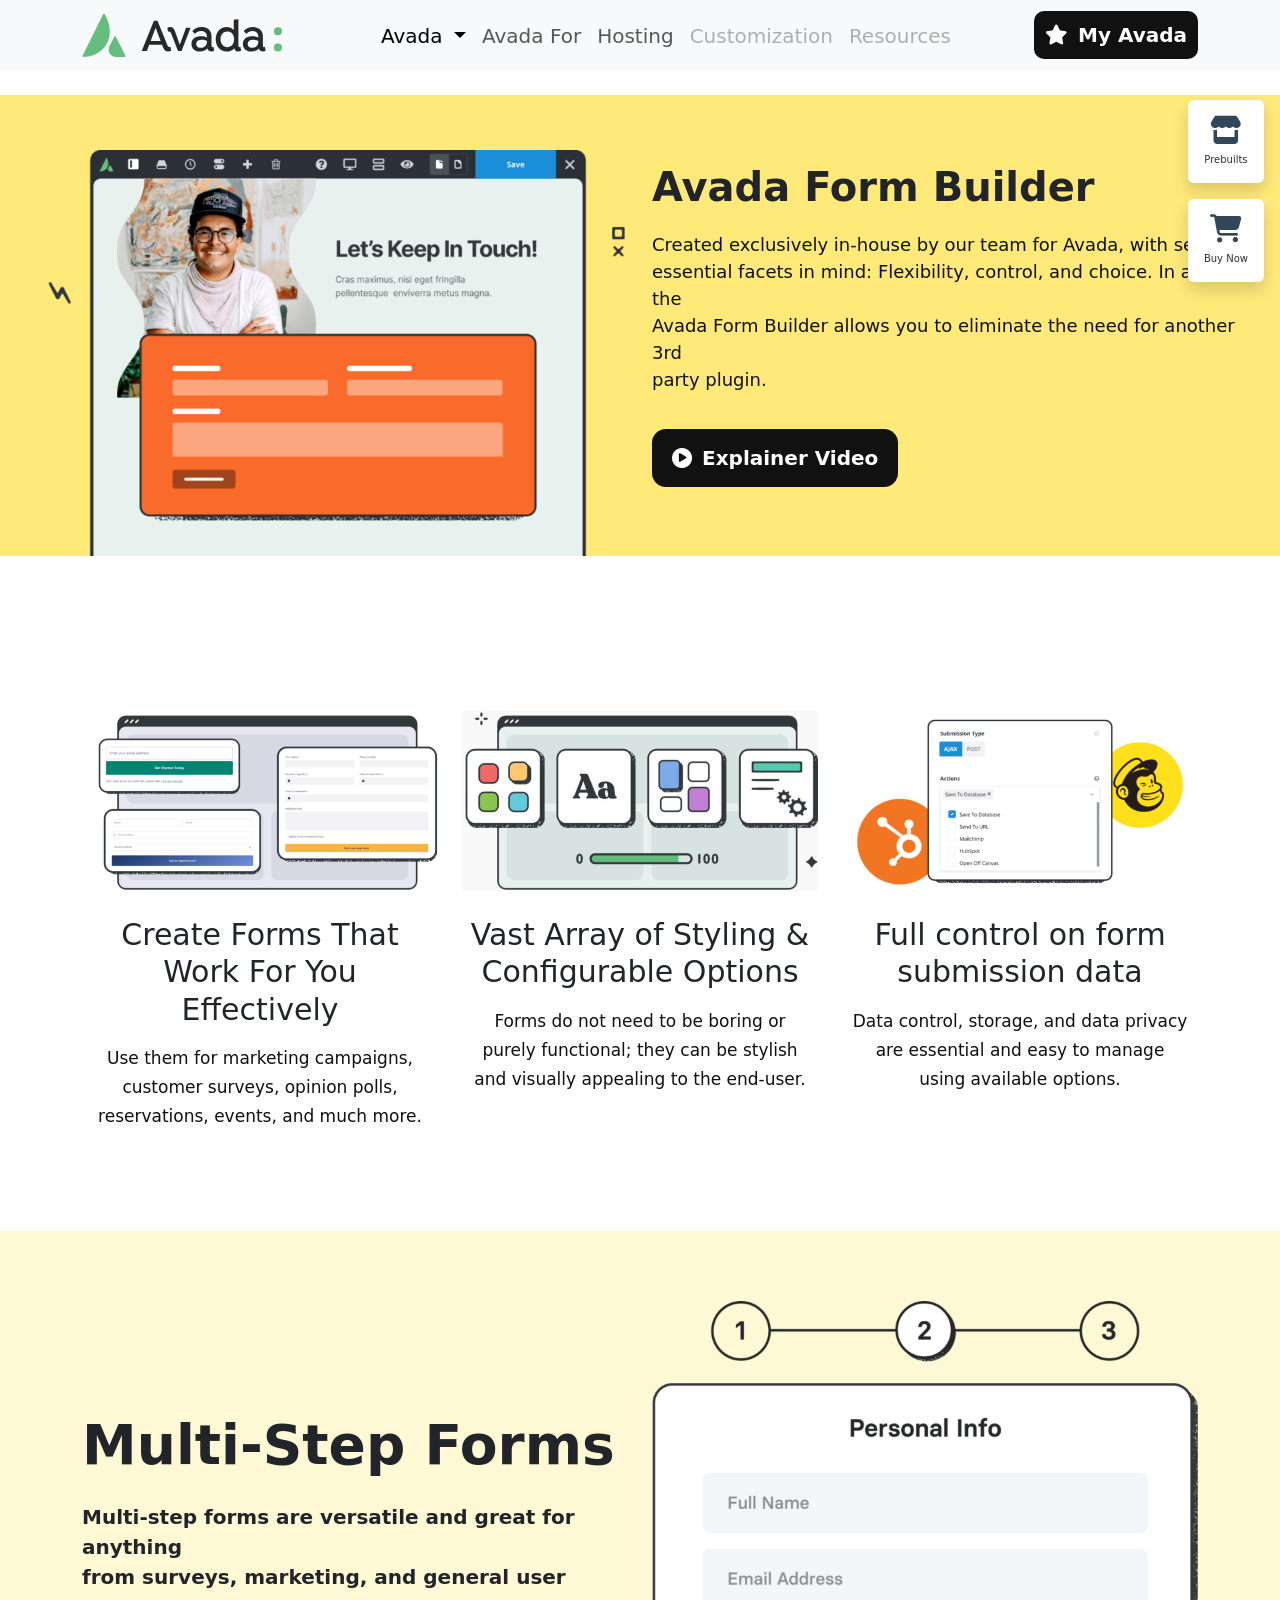
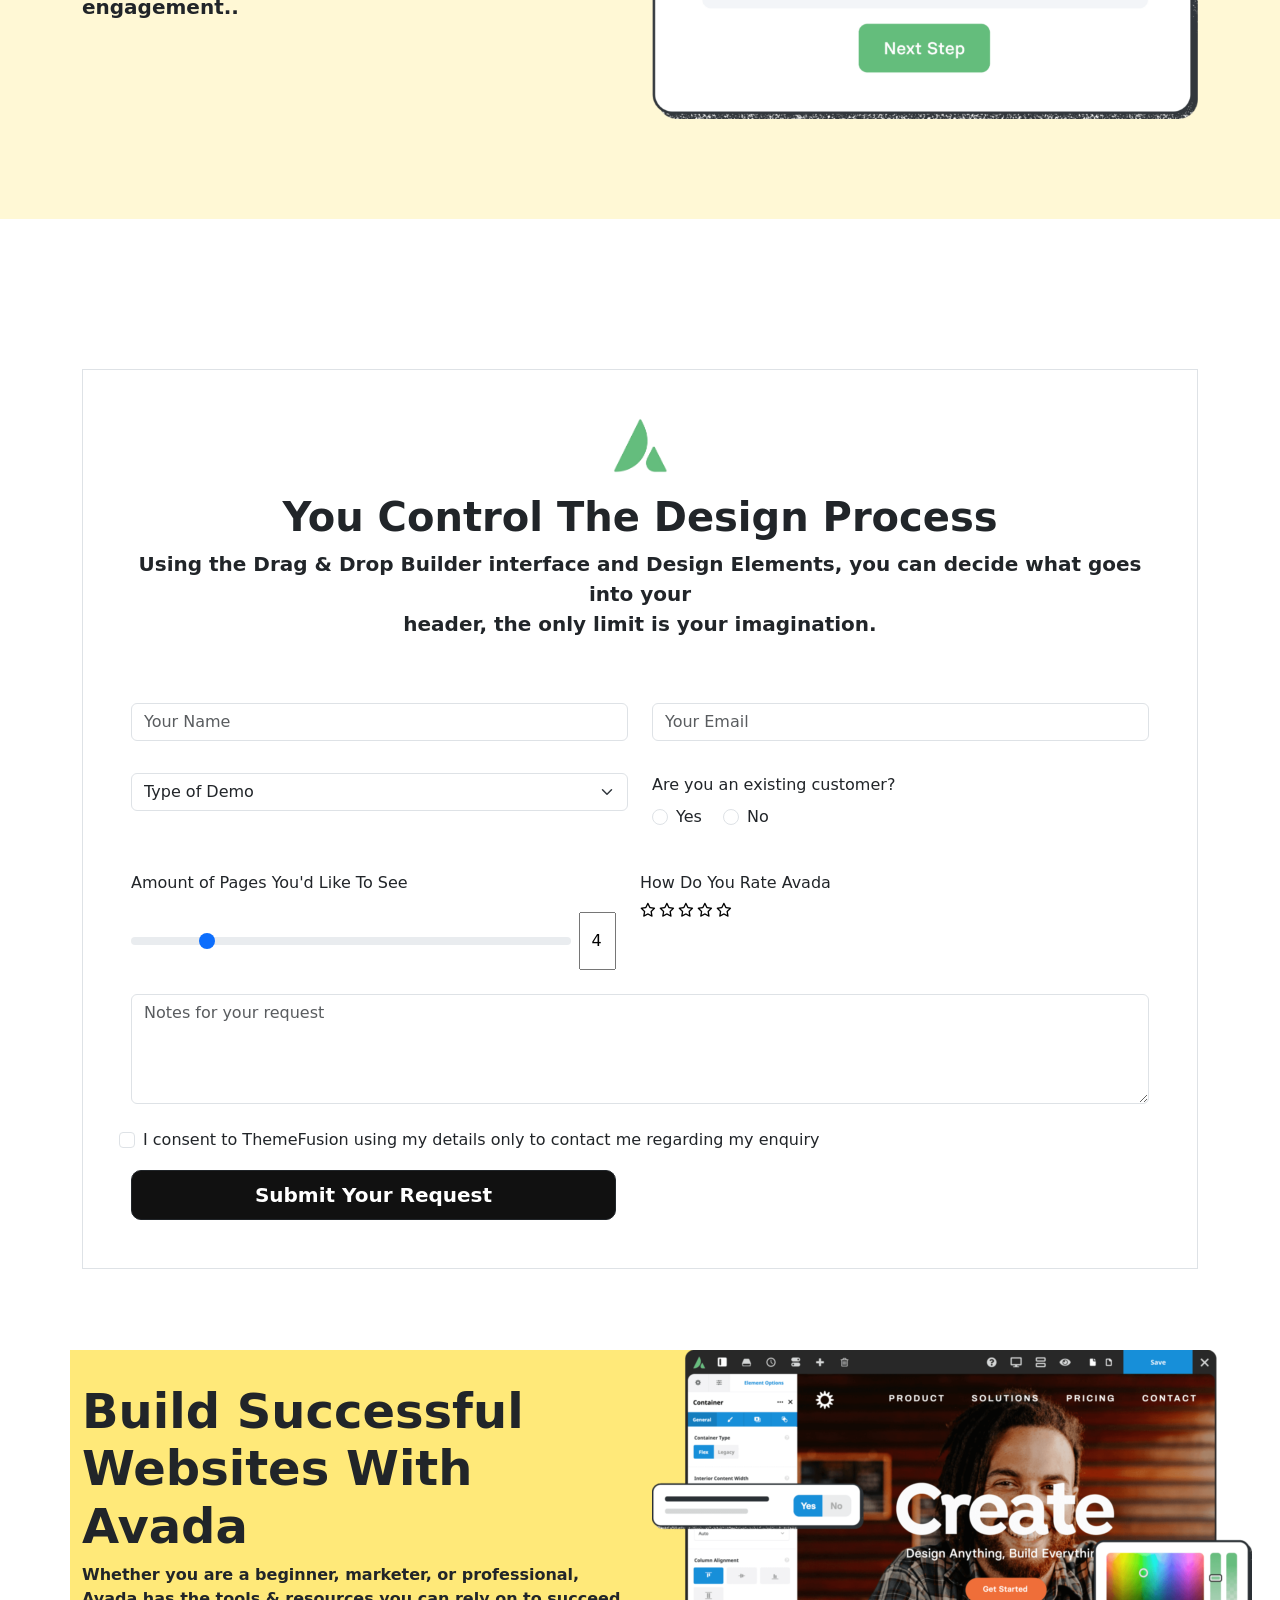
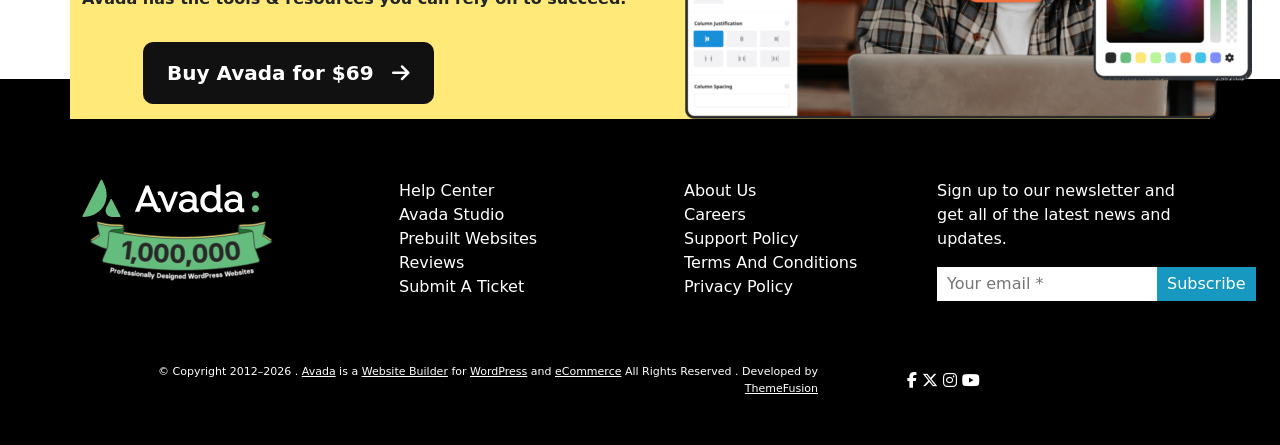
<file: form-builder.html>
<!Doctype html>
<html lang="en">

<head>
    <meta charset="utf-8">
    <meta name="viewport" content="width=device-width, initial-scale=1">
    <meta name="description"
        content="Avada - The #1 Selling WordPress Theme. Build beautiful, professional websites with ease. Trusted by over 1,000,000 users.">
    <meta name="keywords" content="Avada, WordPress Theme, Website Builder, Drag and Drop Builder, Responsive Theme">
    <meta name="author" content="Anuj Kandari">
    <meta name="robots" content="index, follow">
    <meta name="theme-color" content="#4CAF50">

    <!-- Bootstrap CSS -->
    <link rel="stylesheet" href="https://cdnjs.cloudflare.com/ajax/libs/font-awesome/6.7.2/css/all.min.css">
    <link href="https://cdn.jsdelivr.net/npm/bootstrap@5.0.2/dist/css/bootstrap.min.css" rel="stylesheet">
    <link rel="stylesheet" href="css/style.css">

    <title>Form Builder</title>
</head>

<body>

    <!--Navbar section start here -->
    <section>
        <nav class="navbar navbar-expand-lg navbar-light bg-light">
            <div class="container">
                <a class="navbar-brand" href="index.html"><img src="images/avada-logo-svg.svg" class="img-fluid"></a>
                <button class="navbar-toggler" type="button" data-bs-toggle="collapse"
                    data-bs-target="#navbarSupportedContent" aria-controls="navbarSupportedContent"
                    aria-expanded="false" aria-label="Toggle navigation">
                    <span class="navbar-toggler-icon"></span>
                </button>
                <div class="collapse navbar-collapse" id="navbarSupportedContent">
                    <ul class="navbar-nav m-auto mb-2 mb-lg-0">

                        <li class="nav-item dropdown">
                            <a class="nav-link dropdown-toggle active" href="#" id="avadaDropdown" role="button"
                                data-bs-toggle="dropdown" aria-expanded="false">
                                Avada
                            </a>

                            <div class="dropdown-menu p-4 border-0 shadow-lg rounded-4" style="min-width:1100px;">

                                <div class="row">

                                    <!-- Column 1 -->
                                    <div class="col-lg-4">
                                        <a href="live-visual-builder.html" class="text-decoration-none text-dark">
                                            <div class="d-flex mb-4">
                                                <i class="fa-solid fa-wand-magic-sparkles fs-3 me-3 text-success"></i>
                                                <div>
                                                    <h6 class="fw-bold mb-1">Live Visual Builder</h6>
                                                    <small class="text-muted">The only limit is your imagination</small>
                                                </div>
                                            </div>
                                        </a>
                                        <a href="header-builder.html" class="text-decoration-none text-dark">
                                            <div class="d-flex mb-4">
                                                <i class="fa-solid fa-window-maximize fs-3 me-3 text-primary"></i>
                                                <div>
                                                    <h6 class="fw-bold mb-1">Header Builder</h6>
                                                    <small class="text-muted">Build custom header layouts</small>
                                                </div>
                                            </div>
                                        </a>
                                        <a href="footer-builder.html" class="text-decoration-none text-dark">
                                            <div class="d-flex mb-4">
                                                <i class="fa-solid fa-bars fs-3 me-3 text-danger"></i>
                                                <div>
                                                    <h6 class="fw-bold mb-1">Footer Builder</h6>
                                                    <small class="text-muted">Create a footer from scratch</small>
                                                </div>
                                            </div>
                                        </a>
                                        <a href="form-builder.html" class="text-decoration-none text-dark">
                                            <div class="d-flex">
                                                <i class="fa-solid fa-file-lines fs-3 me-3 text-warning"></i>
                                                <div>
                                                    <h6 class="fw-bold mb-1">Form Builder</h6>
                                                    <small class="text-muted">Forms that work effectively</small>
                                                </div>

                                            </div>
                                        </a>
                                        <a href="setup-wizard.html" class="text-decoration-none text-dark">
                                            <div class="d-flex">
                                                <i class="fa-solid fa-square-check fs-3 me-2"></i>
                                                <div>
                                                    <h6 class="fw-bold mb-1">Setup Wizard</h6>
                                                    <small class="text-muted">Build websites on the fly, and
                                                        fast</small>
                                                </div>

                                            </div>
                                        </a>
                                    </div>


                                    <!-- Column 2 -->
                                    <div class="col-lg-4">
                                        <a href="layout-builder.html" class="text-decoration-none text-dark">
                                            <div class="d-flex mb-4">
                                                <i class="fa-solid fa-layer-group fs-3 me-3 text-info"></i>
                                                <div>
                                                    <h6 class="fw-bold mb-1">Layout Builder</h6>
                                                    <small class="text-muted">Build stylish layouts</small>
                                                </div>
                                            </div>
                                        </a>
                                        <a href="mega-menu.html" class="text-decoration-none text-dark">
                                            <div class="d-flex mb-4">
                                                <i class="fa-solid fa-list fs-3 me-3 text-success"></i>
                                                <div>
                                                    <h6 class="fw-bold mb-1">Mega Menu Builder</h6>
                                                    <small class="text-muted">Build a custom mega menu</small>
                                                </div>
                                            </div>
                                        </a>
                                        <a href="woocommerce.html" class="text-decoration-none text-dark">
                                            <div class="d-flex mb-4">
                                                <i class="fa-solid fa-cart-shopping fs-3 me-3 text-primary"></i>
                                                <div>
                                                    <h6 class="fw-bold mb-1">WooCommerce Builder</h6>
                                                    <small class="text-muted">Start selling with Avada</small>
                                                </div>
                                            </div>
                                        </a>
                                        <a href="off-canvas.html" class="text-decoration-none text-dark">
                                            <div class="d-flex">
                                                <i class="fa-regular fa-rectangle-list me-3"></i>
                                                <div>
                                                    <h6 class="fw-bold mb-1">Off-Canvas Builder</h6>
                                                    <small class="text-muted">Captuer your visitors' attention</small>
                                                </div>
                                            </div>
                                        </a>
                                        <a href="performance-wizard.html" class="text-decoration-none text-dark">
                                            <div class="d-flex">
                                                <i class="fa-solid fa-bars-staggered me-3"></i>
                                                <div>
                                                    <h6 class="fw-bold mb-1">Performance Wizard</h6>
                                                    <small class="text-muted">Optimize your website easily</small>
                                                </div>
                                            </div>
                                        </a>
                                    </div>

                                    <!-- Column 3 -->
                                    <div class="col-lg-4">

                                        <div
                                            class="rounded-4 p-3 mb-3 bg-warning-subtle d-flex justify-content-between align-items-center">
                                            <div>
                                                <h6 class="fw-bold mb-1">Elements</h6>
                                                <small>150+ Design Elements</small>
                                            </div>
                                            <i class="fa-solid fa-cubes fs-2"></i>
                                        </div>

                                        <div
                                            class="rounded-4 p-3 mb-3 bg-success-subtle d-flex justify-content-between align-items-center">
                                            <div>
                                                <h6 class="fw-bold mb-1">Prebuilt Websites</h6>
                                                <small>113 Prebuilt Websites</small>
                                            </div>
                                            <i class="fa-solid fa-desktop fs-2"></i>
                                        </div>

                                        <div
                                            class="rounded-4 p-3 mb-3 bg-info-subtle d-flex justify-content-between align-items-center">
                                            <div>
                                                <h6 class="fw-bold mb-1">Avada Studio</h6>
                                                <small>639 Prebuilt Content Items</small>
                                            </div>
                                            <i class="fa-solid fa-laptop-code fs-2"></i>
                                        </div>

                                        <div
                                            class="rounded-4 p-3 bg-primary-subtle d-flex justify-content-between align-items-center">
                                            <div>
                                                <h6 class="fw-bold mb-1">What's New</h6>
                                                <small>Our latest Avada update</small>
                                            </div>
                                            <i class="fa-solid fa-star fs-2"></i>
                                        </div>

                                    </div>
                                    <div class=" col-12 mx-auto">
                                        <button class="button primary-btn w-100 py-4" type="button">
                                            Explore More Features
                                            <i class="fa-solid fa-arrow-right ms-2"></i>
                                        </button>
                                    </div>

                                </div>


                            </div>
                        </li>
                        <li class="nav-item">
                            <a class="nav-link" href="#">Avada For</a>
                        </li>
                        <li class="nav-item">
                            <a class="nav-link" href="#">Hosting</a>
                        </li>
                        <li class="nav-item">
                            <a class="nav-link disabled" href="#" tabindex="-1" aria-disabled="true"> Customization</a>
                        </li>
                        <li class="nav-item">
                            <a class="nav-link disabled" href="#" tabindex="-1" aria-disabled="true"> Resources</a>
                        </li>
                    </ul>
                    <div class="star">
                        <a href="#" class="star-btn">
                            <i class="fa-solid fa-star"></i>
                            My Avada
                        </a>
                    </div>
                </div>
            </div>
        </nav>
    </section>
    <!--Navbar section close here -->

    <!-- Floating Sidebar Start here -->
    <section>

        <div class="floating-bar position-fixed end-0  me-3">

            <a href="#"
                class="float-box d-flex flex-column align-items-center justify-content-center bg-white rounded shadow text-decoration-none p-3 mb-3">
                <i class="fa-solid fa-store fs-3"></i>
                <span class="small mt-2">Prebuilts</span>
            </a>

            <a href="#"
                class="float-box d-flex flex-column align-items-center justify-content-center bg-white rounded shadow text-decoration-none p-3">
                <i class="fa-solid fa-cart-shopping fs-3"></i>
                <span class="small mt-2">Buy Now</span>
            </a>

        </div>

    </section>
    <!-- Floating Sidebar close here -->

    <!-- live-visual-build -Website section start here -->
    <section class="builder-section">
        <div class="container-fluid">
            <div class="row align-items-center">
                <!-- Right Image -->

                <div class="col-lg-6 col-md-12 ps-lg-5">
                    <div class="builder-img">
                        <img src="images/footer-builder-5-800x560.webp" class="img-fluid" alt="Avada Image">
                    </div>
                </div>
                <!-- Left Content -->
                <div class="col-lg-6 col-md-12 ">
                    <div class="builder-contant">
                        <h2>
                            Avada Form Builder
                        </h2>

                        <p>
                            Created exclusively in-house by our team for Avada, with several <br> essential facets in
                            mind:
                            Flexibility, control, and choice. In addition, the <br> Avada Form Builder allows you to
                            eliminate the need for another 3rd <br> party plugin.
                        </p>
                        <div class="btn-explainer">
                            <a href="#" class="explainer-btn">
                                <i class="fa-solid fa-circle-play"></i>
                                <span>Explainer Video</span>

                            </a>
                        </div>
                    </div>
                </div>
            </div>
        </div>
    </section>
    <!-- live-visual-build -Website section close here -->

    <!-- group-card section start here -->
    <section class="gride-card">
        <div class="container">
            <div class="row row-cols-3">
                <div class="col">
                    <div class="hero-title">
                        <img src="images/form-layout-600x303.webp" class="card-img-top" alt="...">
                        <div class="card-body">
                            <h3 class="card-title text-center">Create Forms That Work For You Effectively</h3>

                            <p class="card-text text-center  mt-3">Use them for marketing campaigns,<br> customer
                                surveys,
                                opinion polls, <br> reservations, events, and much more.</p>
                        </div>
                    </div>
                </div>
                <div class="hero-title">
                    <div class="col">
                        <img src="images/feature-2-600x303.jpg" class="card-img-top" alt="...">
                        <div class="card-body">
                            <h3 class="card-title text-center">Vast Array of Styling & Configurable Options</h3>
                            <p class="card-text text-center  mt-3">Forms do not need to be boring or <br> purely
                                functional;
                                they can be stylish <br> and visually appealing to the end-user.
                            </p>
                        </div>
                    </div>
                </div>
                <div class="hero-title">
                    <div class="col">
                        <img src="images/form-submission-2-600x303.webp" class="card-img-top" alt="...">
                        <div class="card-body">
                            <h3 class="card-title text-center">Full control on form submission data</h3>
                            <p class="card-text text-center mt-3">Data control, storage, and data privacy <br>are
                                essential
                                and easy to manage <br> using available options.</p>
                        </div>
                    </div>
                </div>
            </div>
        </div>
    </section>
    <!-- group-card section close here-->

    <!-- Multi-Step Forms section start here -->
    <section class="form">
        <div class="form-bg">
            <div class="container">
                <div class="row align-items-center">

                    <!-- Left Content -->
                    <div class="col-lg-6 col-md-12">
                        <div class="form-title">
                            <h2 class=" fw-bold">
                                Multi-Step Forms
                            </h2>

                            <p class="fw-semibold mt-4 fs-5">
                                Multi-step forms are versatile and great for anything <br> from surveys, marketing, and
                                general
                                user engagement..
                            </p>
                        </div>
                    </div>
                    <!-- Right Image -->
                    <div class="col-lg-6 col-md-12 text-center">
                        <div class="form-img">
                            <img src="images/multi-step-form-feature-800x613.png" class="img-fluid" alt="Avada Image">
                        </div>
                    </div>

                </div>
            </div>
        </div>
    </section>
    <!-- Multi-Step Forms section close here -->



    <!-- Design banner section start here-->
    <section class=" design-header">
        <div class="container">
            <div class="border p-5">
                <div class="design-image">
                    <img src="images/download.png" alt="design-logo" />
                    <h2 class="fs-1 fw-bold">You Control The Design Process</h2>
                    <p class="fs-5 fw-semibold pb-5">Using the Drag & Drop Builder interface and Design Elements, you
                        can
                        decide
                        what goes into your <br> header, the only limit is your imagination.</p>
                </div>

                <div class="row gy-5">
                    <div class="col-md-6">
                        <input type="text" class="form-control" placeholder="Your Name">
                    </div>
                    <div class="col-md-6">
                        <input type="email" class="form-control" placeholder="Your Email">
                    </div>
                </div>
                <div class="row g-4 mt-2">
                    <div class="col-md-6">
                        <select class="form-select">
                            <option value="" selected hidden>Type of Demo</option>

                            <option value="Ecommerce">Ecommerce</option>
                            <option value="Events">Events</option>
                            <option value="Landing Page">Landing Page</option>
                            <option value="Blog/Magazine">Blog/Magazine</option>
                            <option value="Portfolio">Portfolio</option>
                            <option value="Community/Forum">Community/Forum</option>
                            <option value="Marketing">Marketing</option>
                            <option value="Single Page">Single Page</option>
                            <option value="Single Page">Other</option>
                        </select>
                    </div>

                    <div class="col-md-6">

                        <label class="form-label mb-2">
                            Are you an existing customer?
                        </label>

                        <div>
                            <div class="form-check form-check-inline">
                                <input class="form-check-input" type="radio" name="customer" id="customerYes">

                                <label class="form-check-label" for="customerYes">
                                    Yes
                                </label>
                            </div>

                            <div class="form-check form-check-inline">
                                <input class="form-check-input" type="radio" name="customer" id="customerNo">

                                <label class="form-check-label" for="customerNo">
                                    No
                                </label>
                            </div>
                        </div>

                    </div>
                    <div class="row g-4 mt-3">

                        <div class="col-md-6">

                            <label class="form-label">
                                Amount of Pages You'd Like To See
                            </label>

                            <div class="d-flex align-items-center gap-2">

                                <input type="range" class="form-range flex-grow-1" min="0" max="25" step="1" value="4"
                                    id="customRange2">

                                <input type="text" class="form-num range-value" value="4" readonly id="priceValue">

                            </div>

                        </div>


                        <div class="col-md-6">

                            <label class="form-label">
                                How Do You Rate Avada
                            </label>

                            <div class="rating">
                                <i class="fa-regular fa-star"></i>
                                <i class="fa-regular fa-star"></i>
                                <i class="fa-regular fa-star"></i>
                                <i class="fa-regular fa-star"></i>
                                <i class="fa-regular fa-star"></i>

                            </div>

                        </div>

                    </div>
                    <div class="mt-3">

                        <textarea class="form-control" rows="4" placeholder="Notes for your request"></textarea>

                    </div>
                    <div class="form-check mt-4">

                        <input class="form-check-input" type="checkbox" id="consent">

                        <label class="form-check-label" for="consent">

                            I consent to ThemeFusion using my details only
                            to contact me regarding my enquiry

                        </label>

                    </div>

                    <div class="row  mt-3">
                        <div class="col-md-6 text-left">
                            <input type="submit" value="Submit Your Request" class="btn btn-dark block">

                        </div>
                    </div>


                </div>
    </section>
    <!-- Design banner section close here-->

    <!-- Build -Website section start here -->
    <section class="image-footer">
        <div class="bannercont">
            <div class="container">
                <div class="row align-items-center">

                    <!-- Left Content -->
                    <div class="col-lg-6 col-md-12">
                        <h2 class="display-5 fw-bold pt-4">
                            Build Successful <br> Websites With Avada
                        </h2>

                        <p class="fw-semibold mb-4">
                            Whether you are a beginner, marketer, or professional,
                            Avada has the tools & resources you can rely on to succeed.
                        </p>
                        <div class="btn">
                            <a href="#" class="btn-dark px-4 py-3 ms-md-5">
                                Buy Avada for $69
                                <i class="fa-solid fa-arrow-right ms-2"></i>
                            </a>
                        </div>
                    </div>
                    <!-- Right Image -->
                    <div class="col-lg-6 col-md-12 text-center">
                        <img src="images/footer-cta-600x369.webp" alt="Avada Image">
                    </div>

                </div>
            </div>
        </div>
    </section>
    <!-- Build -Website section close here-->

    <!-- footer section start here -->
    <footer class=" footer-bg pb-5">
        <div class="container">
            <div class="row gy-5">
                <div class="col-lg-3 col-md-6">
                    <!-- Logo -->
                    <div class="footer-col footer-logo">
                        <a href="#">
                            <img src="images/avada-logo-light-svg.svg" alt="Avada Logo">
                        </a>

                        <img src="images/avada-million-sales-milestone-ribbon-small-200x67.webp" alt="1 Million Users">
                    </div>

                </div>

                <div class="col-lg-3 col-md-6">
                    <!-- Links -->
                    <div class="footer-col">
                        <div class="footer-link">
                            <ul>
                                <li><a href="#">Help Center</a></li>
                                <li><a href="#">Avada Studio</a></li>
                                <li><a href="#">Prebuilt Websites</a></li>
                                <li><a href="#">Reviews</a></li>
                                <li><a href="#">Submit A Ticket</a></li>
                            </ul>
                        </div>
                    </div>
                </div>

                <div class="col-lg-3 col-md-6">
                    <!-- Links -->
                    <div class="footer-col">
                        <div class="footer-link">
                            <ul>
                                <li><a href="#">About Us</a></li>
                                <li><a href="#">Careers</a></li>
                                <li><a href="#">Support Policy</a></li>
                                <li><a href="#">Terms And Conditions</a></li>
                                <li><a href="#">Privacy Policy</a></li>
                            </ul>
                        </div>
                    </div>

                </div>

                <div class="col-lg-3 col-md-6">
                    <!-- Newsletter -->
                    <div class="footer-col newsletter">

                        <p>
                            Sign up to our newsletter and get all of the latest
                            news and updates.
                        </p>

                        <form class="subscribe-form">
                            <input type="email" placeholder="Your email *">
                            <button type="submit">Subscribe</button>
                        </form>
                    </div>
                </div>
            </div>
            <!--copyright raw-->

            <div class="row align-items-center pt-5 mt- border-top">

                <div class="col-lg-8 text-center text-lg-end">
                    <!-- Copyright -->
                    <div class="footer-bottom">
                        <div class="copyright">
                            © Copyright 2012–2026 .
                            <a href="#">Avada</a> is a
                            <a href="#">Website Builder</a> for
                            <a href="#">WordPress</a> and
                            <a href="#">eCommerce</a>
                            All Rights Reserved .
                            Developed by <a href="#">ThemeFusion</a>
                        </div>
                    </div>
                </div>

                <div class="col-lg-4 text-center text-lg-start">
                    <!-- Social Icons -->
                    <div class="social-icons">
                        <a href="#"><i class="fa-brands fa-facebook-f"></i></a>
                        <a href="#"><i class="fa-brands fa-x-twitter"></i></a>
                        <a href="#"><i class="fa-brands fa-instagram"></i></a>
                        <a href="#"><i class="fa-brands fa-youtube"></i></a>
                    </div>
                </div>

            </div>
        </div>

    </footer>
    <!-- footer section start here -->

    <!-- Optional JavaScript; choose one of the two! -->

    <!-- Option 1: Bootstrap Bundle with Popper -->
    <script src="https://cdn.jsdelivr.net/npm/bootstrap@5.0.2/dist/js/bootstrap.bundle.min.js"></script>
    <script src="script/script.js"></script>

    <!-- Option 2: Separate Popper and Bootstrap JS -->
    <!--
    <script src="https://cdn.jsdelivr.net/npm/@popperjs/core@2.9.2/dist/umd/popper.min.js" integrity="sha384-IQsoLXl5PILFhosVNubq5LC7Qb9DXgDA9i+tQ8Zj3iwWAwPtgFTxbJ8NT4GN1R8p" crossorigin="anonymous"></script>
    <script src="https://cdn.jsdelivr.net/npm/bootstrap@5.0.2/dist/js/bootstrap.min.js" integrity="sha384-cVKIPhGWiC2Al4u+LWgxfKTRIcfu0JTxR+EQDz/bgldoEyl4H0zUF0QKbrJ0EcQF" crossorigin="anonymous"></script>
    -->
</body>

</html>
</file>
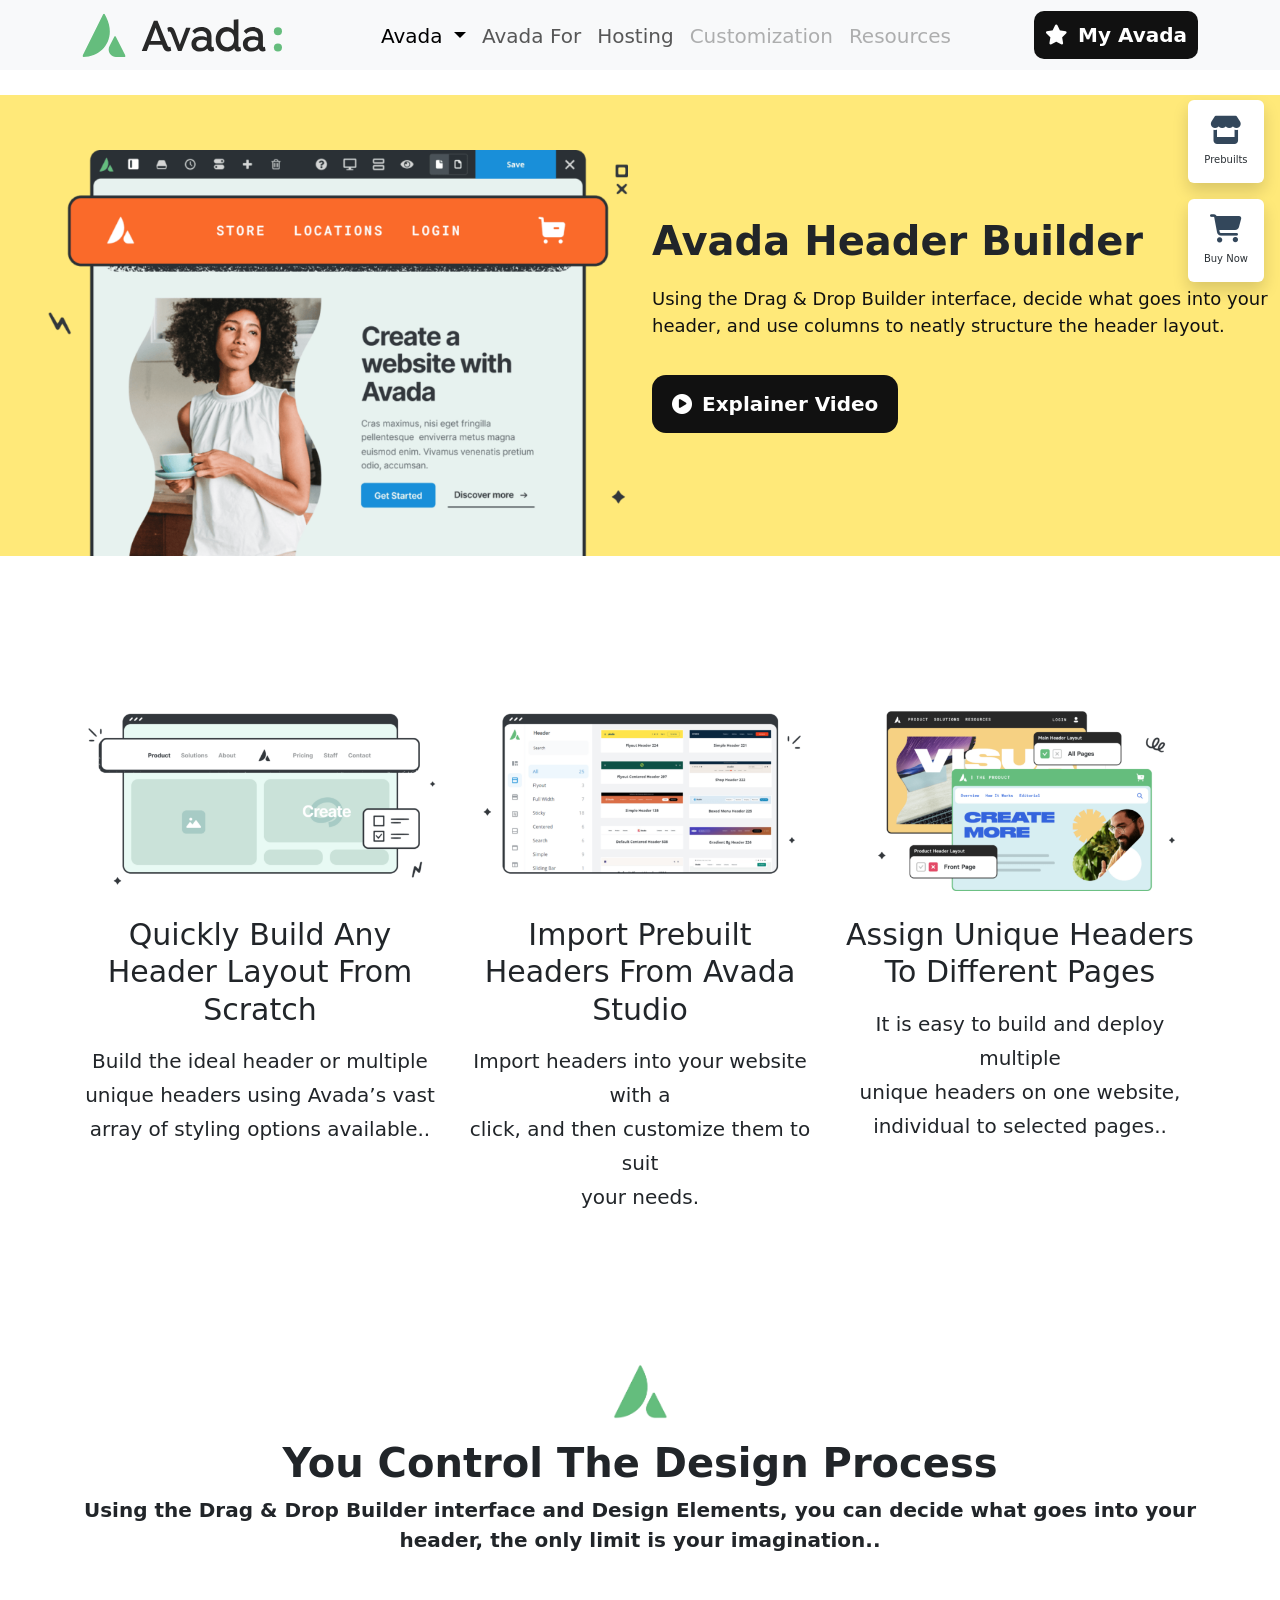
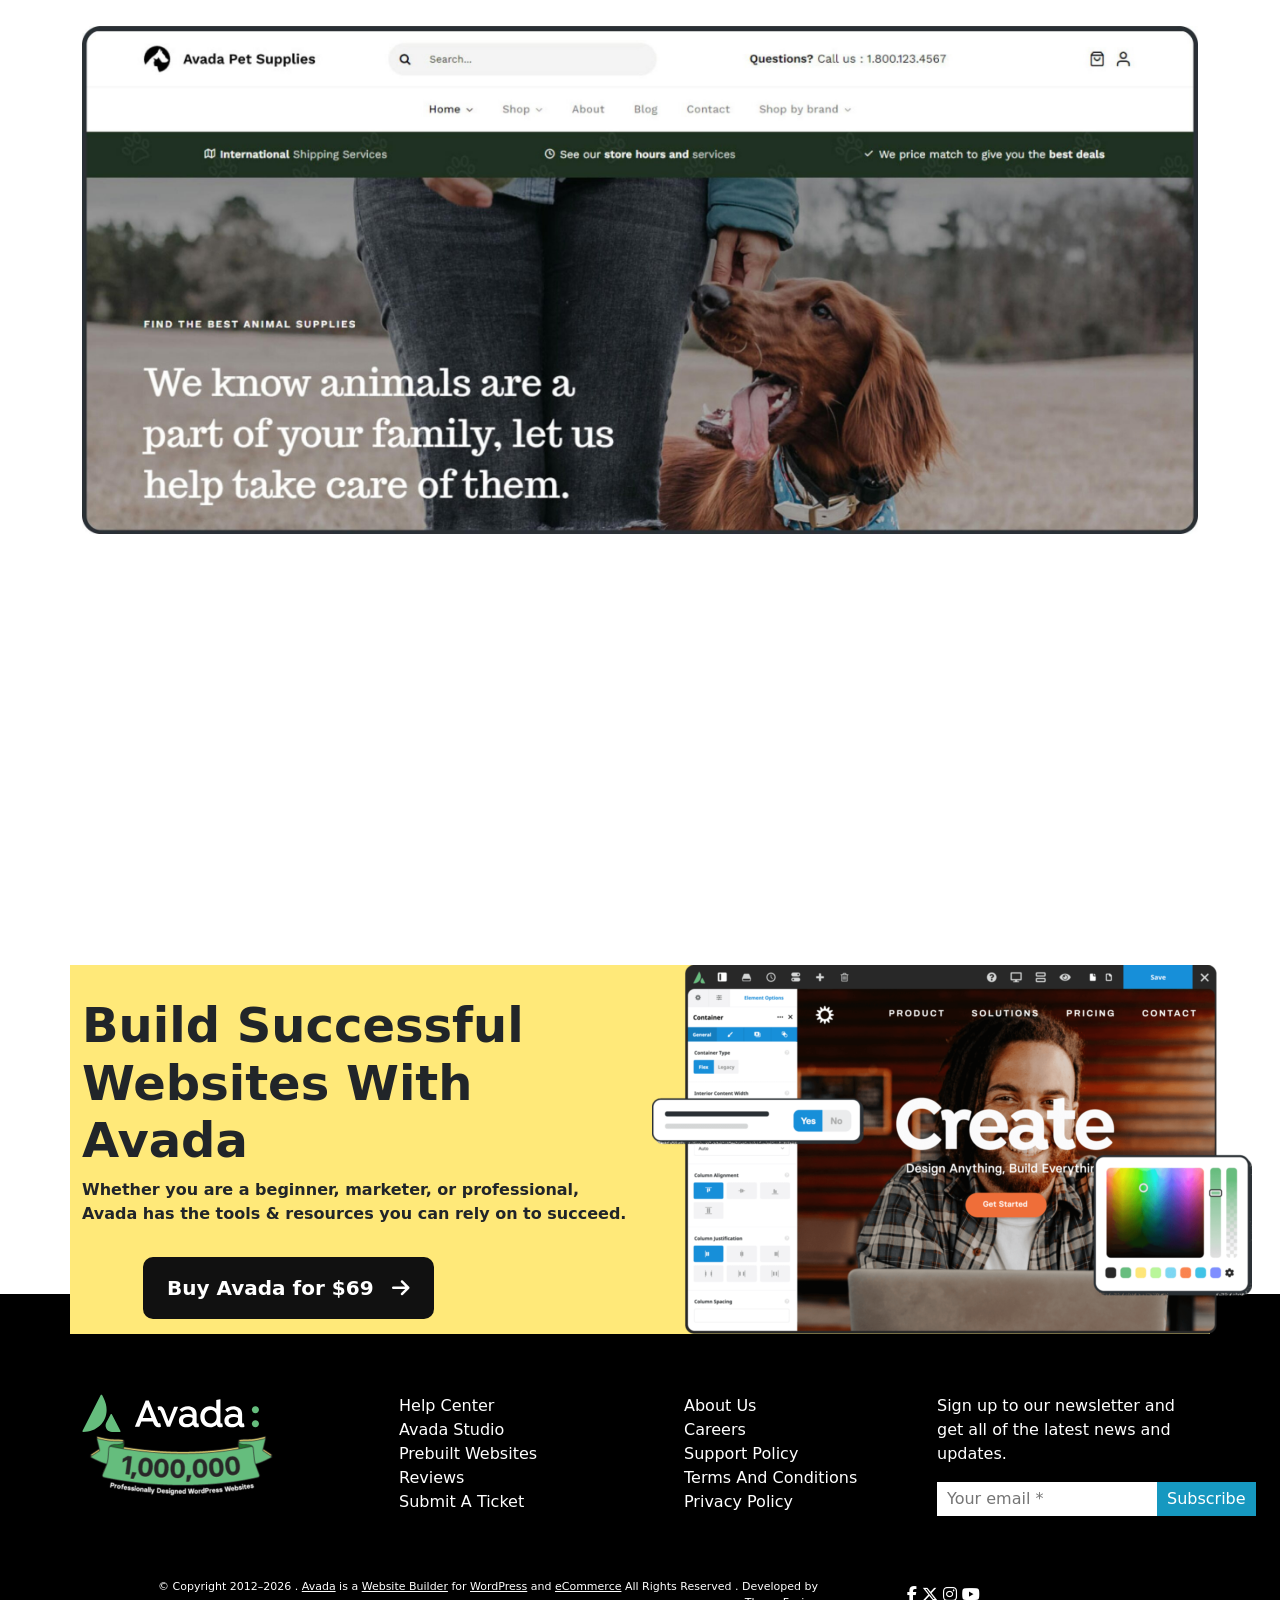
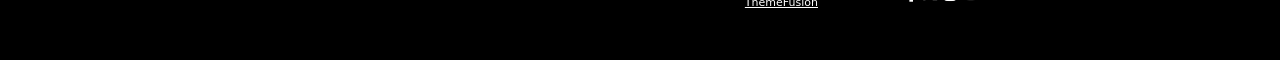
<file: header-builder.html>
<!Doctype html>
<html lang="en">

<head>
    <meta charset="utf-8">
    <meta name="viewport" content="width=device-width, initial-scale=1">
    <meta name="description"
        content="Avada - The #1 Selling WordPress Theme. Build beautiful, professional websites with ease. Trusted by over 1,000,000 users.">
    <meta name="keywords" content="Avada, WordPress Theme, Website Builder, Drag and Drop Builder, Responsive Theme">
    <meta name="author" content="Anuj Kandari">
    <meta name="robots" content="index, follow">
    <meta name="theme-color" content="#4CAF50">

    <!-- Bootstrap CSS -->
    <link rel="stylesheet" href="https://cdnjs.cloudflare.com/ajax/libs/font-awesome/6.7.2/css/all.min.css">
    <link href="https://cdn.jsdelivr.net/npm/bootstrap@5.0.2/dist/css/bootstrap.min.css" rel="stylesheet">
    <link rel="stylesheet" href="css/style.css">

    <title>Header Builder</title>
</head>

<body>

    <!--Navbar section start here -->
    <section>
        <nav class="navbar navbar-expand-lg navbar-light bg-light">
            <div class="container">
                <a class="navbar-brand" href="index.html"><img src="images/avada-logo-svg.svg" class="img-fluid"></a>
                <button class="navbar-toggler" type="button" data-bs-toggle="collapse"
                    data-bs-target="#navbarSupportedContent" aria-controls="navbarSupportedContent"
                    aria-expanded="false" aria-label="Toggle navigation">
                    <span class="navbar-toggler-icon"></span>
                </button>
                <div class="collapse navbar-collapse" id="navbarSupportedContent">
                    <ul class="navbar-nav m-auto mb-2 mb-lg-0">

                        <li class="nav-item dropdown">
                            <a class="nav-link dropdown-toggle active" href="#" id="avadaDropdown" role="button"
                                data-bs-toggle="dropdown" aria-expanded="false">
                                Avada
                            </a>

                            <div class="dropdown-menu p-4 border-0 shadow-lg rounded-4" style="min-width:1100px;">

                                <div class="row">

                                    <!-- Column 1 -->
                                    <div class="col-lg-4">
                                        <a href="live-visual-builder.html" class="text-decoration-none text-dark">
                                            <div class="d-flex mb-4">
                                                <i class="fa-solid fa-wand-magic-sparkles fs-3 me-3 text-success"></i>
                                                <div>
                                                    <h6 class="fw-bold mb-1">Live Visual Builder</h6>
                                                    <small class="text-muted">The only limit is your imagination</small>
                                                </div>
                                            </div>
                                        </a>
                                        <a href="header-builder.html" class="text-decoration-none text-dark">
                                            <div class="d-flex mb-4">
                                                <i class="fa-solid fa-window-maximize fs-3 me-3 text-primary"></i>
                                                <div>
                                                    <h6 class="fw-bold mb-1">Header Builder</h6>
                                                    <small class="text-muted">Build custom header layouts</small>
                                                </div>
                                            </div>
                                        </a>
                                        <a href="footer-builder.html" class="text-decoration-none text-dark">
                                            <div class="d-flex mb-4">
                                                <i class="fa-solid fa-bars fs-3 me-3 text-danger"></i>
                                                <div>
                                                    <h6 class="fw-bold mb-1">Footer Builder</h6>
                                                    <small class="text-muted">Create a footer from scratch</small>
                                                </div>
                                            </div>
                                        </a>
                                        <a href="form-builder.html" class="text-decoration-none text-dark">
                                            <div class="d-flex">
                                                <i class="fa-solid fa-file-lines fs-3 me-3 text-warning"></i>
                                                <div>
                                                    <h6 class="fw-bold mb-1">Form Builder</h6>
                                                    <small class="text-muted">Forms that work effectively</small>
                                                </div>

                                            </div>
                                        </a>
                                        <a href="setup-wizard.html" class="text-decoration-none text-dark">
                                            <div class="d-flex">
                                                <i class="fa-solid fa-square-check fs-3 me-2"></i>
                                                <div>
                                                    <h6 class="fw-bold mb-1">Setup Wizard</h6>
                                                    <small class="text-muted">Build websites on the fly, and
                                                        fast</small>
                                                </div>

                                            </div>
                                        </a>
                                    </div>


                                    <!-- Column 2 -->
                                    <div class="col-lg-4">
                                        <a href="layout-builder.html" class="text-decoration-none text-dark">
                                            <div class="d-flex mb-4">
                                                <i class="fa-solid fa-layer-group fs-3 me-3 text-info"></i>
                                                <div>
                                                    <h6 class="fw-bold mb-1">Layout Builder</h6>
                                                    <small class="text-muted">Build stylish layouts</small>
                                                </div>
                                            </div>
                                        </a>
                                        <a href="mega-menu.html" class="text-decoration-none text-dark">
                                            <div class="d-flex mb-4">
                                                <i class="fa-solid fa-list fs-3 me-3 text-success"></i>
                                                <div>
                                                    <h6 class="fw-bold mb-1">Mega Menu Builder</h6>
                                                    <small class="text-muted">Build a custom mega menu</small>
                                                </div>
                                            </div>
                                        </a>
                                        <a href="woocommerce.html" class="text-decoration-none text-dark">
                                            <div class="d-flex mb-4">
                                                <i class="fa-solid fa-cart-shopping fs-3 me-3 text-primary"></i>
                                                <div>
                                                    <h6 class="fw-bold mb-1">WooCommerce Builder</h6>
                                                    <small class="text-muted">Start selling with Avada</small>
                                                </div>
                                            </div>
                                        </a>
                                        <a href="off-canvas.html" class="text-decoration-none text-dark">
                                            <div class="d-flex">
                                                <i class="fa-regular fa-rectangle-list me-3"></i>
                                                <div>
                                                    <h6 class="fw-bold mb-1">Off-Canvas Builder</h6>
                                                    <small class="text-muted">Captuer your visitors' attention</small>
                                                </div>
                                            </div>
                                        </a>
                                        <a href="performance-wizard.html" class="text-decoration-none text-dark">
                                            <div class="d-flex">
                                                <i class="fa-solid fa-bars-staggered me-3"></i>
                                                <div>
                                                    <h6 class="fw-bold mb-1">Performance Wizard</h6>
                                                    <small class="text-muted">Optimize your website easily</small>
                                                </div>
                                            </div>
                                        </a>
                                    </div>

                                    <!-- Column 3 -->
                                    <div class="col-lg-4">

                                        <div
                                            class="rounded-4 p-3 mb-3 bg-warning-subtle d-flex justify-content-between align-items-center">
                                            <div>
                                                <h6 class="fw-bold mb-1">Elements</h6>
                                                <small>150+ Design Elements</small>
                                            </div>
                                            <i class="fa-solid fa-cubes fs-2"></i>
                                        </div>

                                        <div
                                            class="rounded-4 p-3 mb-3 bg-success-subtle d-flex justify-content-between align-items-center">
                                            <div>
                                                <h6 class="fw-bold mb-1">Prebuilt Websites</h6>
                                                <small>113 Prebuilt Websites</small>
                                            </div>
                                            <i class="fa-solid fa-desktop fs-2"></i>
                                        </div>

                                        <div
                                            class="rounded-4 p-3 mb-3 bg-info-subtle d-flex justify-content-between align-items-center">
                                            <div>
                                                <h6 class="fw-bold mb-1">Avada Studio</h6>
                                                <small>639 Prebuilt Content Items</small>
                                            </div>
                                            <i class="fa-solid fa-laptop-code fs-2"></i>
                                        </div>

                                        <div
                                            class="rounded-4 p-3 bg-primary-subtle d-flex justify-content-between align-items-center">
                                            <div>
                                                <h6 class="fw-bold mb-1">What's New</h6>
                                                <small>Our latest Avada update</small>
                                            </div>
                                            <i class="fa-solid fa-star fs-2"></i>
                                        </div>

                                    </div>
                                    <div class=" col-12 mx-auto">
                                        <button class="button primary-btn w-100 py-4" type="button">
                                            Explore More Features
                                            <i class="fa-solid fa-arrow-right ms-2"></i>
                                        </button>
                                    </div>

                                </div>


                            </div>
                        </li>
                        <li class="nav-item">
                            <a class="nav-link" href="#">Avada For</a>
                        </li>
                        <li class="nav-item">
                            <a class="nav-link" href="#">Hosting</a>
                        </li>
                        <li class="nav-item">
                            <a class="nav-link disabled" href="#" tabindex="-1" aria-disabled="true"> Customization</a>
                        </li>
                        <li class="nav-item">
                            <a class="nav-link disabled" href="#" tabindex="-1" aria-disabled="true"> Resources</a>
                        </li>
                    </ul>
                    <div class="star">
                        <a href="#" class="star-btn">
                            <i class="fa-solid fa-star"></i>
                            My Avada
                        </a>
                    </div>
                </div>
            </div>
        </nav>
    </section>
    <!--Navbar section close here -->

    <!-- Floating Sidebar Start here -->
    <section>

        <div class="floating-bar position-fixed end-0  me-3">

            <a href="#"
                class="float-box d-flex flex-column align-items-center justify-content-center bg-white rounded shadow text-decoration-none p-3 mb-3">
                <i class="fa-solid fa-store fs-3"></i>
                <span class="small mt-2">Prebuilts</span>
            </a>

            <a href="#"
                class="float-box d-flex flex-column align-items-center justify-content-center bg-white rounded shadow text-decoration-none p-3">
                <i class="fa-solid fa-cart-shopping fs-3"></i>
                <span class="small mt-2">Buy Now</span>
            </a>

        </div>

    </section>
    <!-- Floating Sidebar close here -->

    <!-- live-visual-build -Website section start here -->
    <section class="builder-section">
        <div class="container-fluid">
            <div class="row align-items-center">
                <!-- Right Image -->

                <div class="col-lg-6 col-md-12 ps-lg-5">
                    <div class="builder-img">
                        <img src="images/header-builder-800x560.webp" class="img-fluid" alt="Avada Image">
                    </div>
                </div>
                <!-- Left Content -->
                <div class="col-lg-6 col-md-12 ">
                    <div class="builder-contant">
                        <h2>
                            Avada Header Builder
                        </h2>

                        <p>
                            Using the Drag & Drop Builder interface, decide what goes into your <br> header, and use
                            columns
                            to neatly structure the header layout.
                        </p>
                        <div class="btn-explainer">
                            <a href="#" class="explainer-btn">
                                <i class="fa-solid fa-circle-play"></i>
                                <span>Explainer Video</span>

                            </a>
                        </div>
                    </div>
                </div>
            </div>
        </div>
    </section>
    <!-- live-visual-build -Website section close here -->

    <!-- group-card section start here -->
    <section class="gride-card">
        <div class="container">
            <div class="row row-cols-3">
                <div class="col">
                    <img src="images/scratch-header-600x303.webp" class="card-img-top" alt="...">
                    <div class="card-body">
                        <h3 class="card-title text-center">Quickly Build Any Header Layout From Scratch</h3>
                        <p class="card-text text-center fs-5 mt-3">Build the ideal header or multiple <br> unique
                            headers
                            using Avada’s vast <br> array of styling options available..</p>
                    </div>
                </div>

                <div class="col">
                    <img src="images/studio-header-600x303.webp" class="card-img-top" alt="...">
                    <div class="card-body">
                        <h3 class="card-title text-center">Import Prebuilt Headers From Avada Studio</h3>
                        <p class="card-text text-center fs-5 mt-3">Import headers into your website with a <br> click,
                            and
                            then customize them to suit <br> your needs.
                        </p>
                    </div>
                </div>

                <div class="col">
                    <img src="images/pages-header-600x303.webp" class="card-img-top" alt="...">
                    <div class="card-body">
                        <h3 class="card-title text-center">Assign Unique Headers To Different Pages</h3>
                        <p class="card-text text-center fs-5 mt-3">It is easy to build and deploy multiple <br> unique
                            headers on one website, <br> individual to selected pages..</p>
                    </div>
                </div>
            </div>
        </div>
    </section>
    <!-- group-card section close here-->

    <!-- Design banner section start here-->
    <section class="design-header">
        <div class="container">
            <div class="design-image">
                <img src="images/download.png" alt="design-logo" />
                <h2 class="fs-1 fw-bold">You Control The Design Process</h2>
                <p class="fs-5 fw-semibold">Using the Drag & Drop Builder interface and Design Elements, you can decide
                    what goes into your <br>
                    header, the only limit is your imagination..</p>
            </div>
            <div class="header-image">
                <img src="images/header-elements-3-scaled.jpg" class="img-fluid" alt="Live Visual Builder">
            </div>
        </div>
    </section>
    <!-- Design banner section close here-->

    <!-- Build -Website section start here -->
    <section class="image-footer">
        <div class="bannercont">
            <div class="container">
                <div class="row align-items-center">

                    <!-- Left Content -->
                    <div class="col-lg-6 col-md-12">
                        <h2 class="display-5 fw-bold pt-4">
                            Build Successful <br> Websites With Avada
                        </h2>

                        <p class="fw-semibold mb-4">
                            Whether you are a beginner, marketer, or professional,
                            Avada has the tools & resources you can rely on to succeed.
                        </p>
                        <div class="btn">
                            <a href="#" class="btn-dark px-4 py-3 ms-md-5">
                                Buy Avada for $69
                                <i class="fa-solid fa-arrow-right ms-2"></i>
                            </a>
                        </div>
                    </div>
                    <!-- Right Image -->
                    <div class="col-lg-6 col-md-12 text-center">
                        <img src="images/footer-cta-600x369.webp" alt="Avada Image">
                    </div>

                </div>
            </div>
        </div>
    </section>
    <!-- Build -Website section close here -->

    <!-- footer section start here -->
    <footer class=" footer-bg pb-5">
        <div class="container">
            <div class="row gy-5">
                <div class="col-lg-3 col-md-6">
                    <!-- Logo -->
                    <div class="footer-col footer-logo">
                        <a href="#">
                            <img src="images/avada-logo-light-svg.svg" alt="Avada Logo">
                        </a>

                        <img src="images/avada-million-sales-milestone-ribbon-small-200x67.webp" alt="1 Million Users">
                    </div>

                </div>

                <div class="col-lg-3 col-md-6">
                    <!-- Links -->
                    <div class="footer-col">
                        <div class="footer-link">
                            <ul>
                                <li><a href="#">Help Center</a></li>
                                <li><a href="#">Avada Studio</a></li>
                                <li><a href="#">Prebuilt Websites</a></li>
                                <li><a href="#">Reviews</a></li>
                                <li><a href="#">Submit A Ticket</a></li>
                            </ul>
                        </div>
                    </div>
                </div>

                <div class="col-lg-3 col-md-6">
                    <!-- Links -->
                    <div class="footer-col">
                        <div class="footer-link">
                            <ul>
                                <li><a href="#">About Us</a></li>
                                <li><a href="#">Careers</a></li>
                                <li><a href="#">Support Policy</a></li>
                                <li><a href="#">Terms And Conditions</a></li>
                                <li><a href="#">Privacy Policy</a></li>
                            </ul>
                        </div>
                    </div>

                </div>

                <div class="col-lg-3 col-md-6">
                    <!-- Newsletter -->
                    <div class="footer-col newsletter">

                        <p>
                            Sign up to our newsletter and get all of the latest
                            news and updates.
                        </p>

                        <form class="subscribe-form">
                            <input type="email" placeholder="Your email *">
                            <button type="submit">Subscribe</button>
                        </form>
                    </div>
                </div>
            </div>
            <!--copyright raw-->

            <div class="row align-items-center pt-5 mt- border-top">

                <div class="col-lg-8 text-center text-lg-end">
                    <!-- Copyright -->
                    <div class="footer-bottom">
                        <div class="copyright">
                            © Copyright 2012–2026 .
                            <a href="#">Avada</a> is a
                            <a href="#">Website Builder</a> for
                            <a href="#">WordPress</a> and
                            <a href="#">eCommerce</a>
                            All Rights Reserved .
                            Developed by <a href="#">ThemeFusion</a>
                        </div>
                    </div>
                </div>

                <div class="col-lg-4 text-center text-lg-start">
                    <!-- Social Icons -->
                    <div class="social-icons">
                        <a href="#"><i class="fa-brands fa-facebook-f"></i></a>
                        <a href="#"><i class="fa-brands fa-x-twitter"></i></a>
                        <a href="#"><i class="fa-brands fa-instagram"></i></a>
                        <a href="#"><i class="fa-brands fa-youtube"></i></a>
                    </div>
                </div>

            </div>
        </div>

    </footer>
    <!-- footer section start here -->

    <!-- Optional JavaScript; choose one of the two! -->

    <!-- Option 1: Bootstrap Bundle with Popper -->
    <script src="https://cdn.jsdelivr.net/npm/bootstrap@5.0.2/dist/js/bootstrap.bundle.min.js"></script>
    <script src="script/script.js"></script>

    <!-- Option 2: Separate Popper and Bootstrap JS -->
    <!--
    <script src="https://cdn.jsdelivr.net/npm/@popperjs/core@2.9.2/dist/umd/popper.min.js" integrity="sha384-IQsoLXl5PILFhosVNubq5LC7Qb9DXgDA9i+tQ8Zj3iwWAwPtgFTxbJ8NT4GN1R8p" crossorigin="anonymous"></script>
    <script src="https://cdn.jsdelivr.net/npm/bootstrap@5.0.2/dist/js/bootstrap.min.js" integrity="sha384-cVKIPhGWiC2Al4u+LWgxfKTRIcfu0JTxR+EQDz/bgldoEyl4H0zUF0QKbrJ0EcQF" crossorigin="anonymous"></script>
    -->
</body>

</html>
</file>
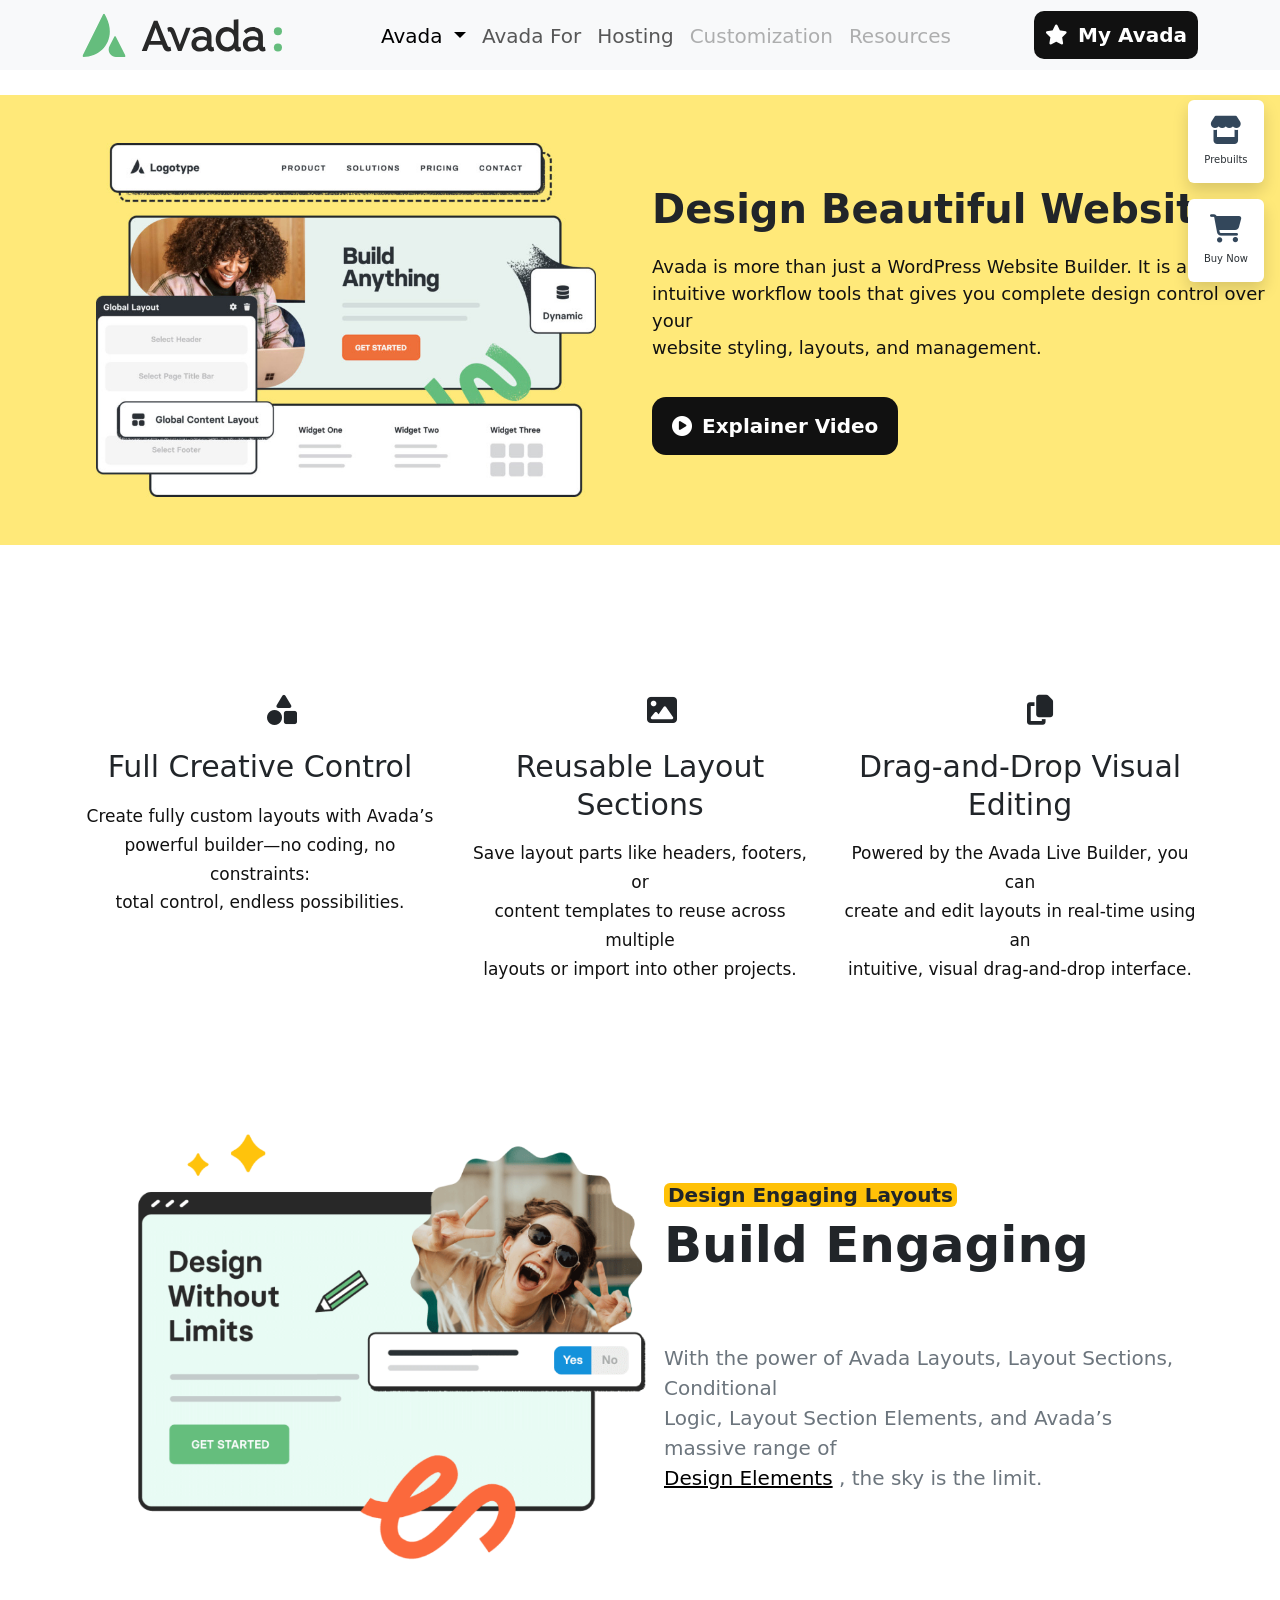
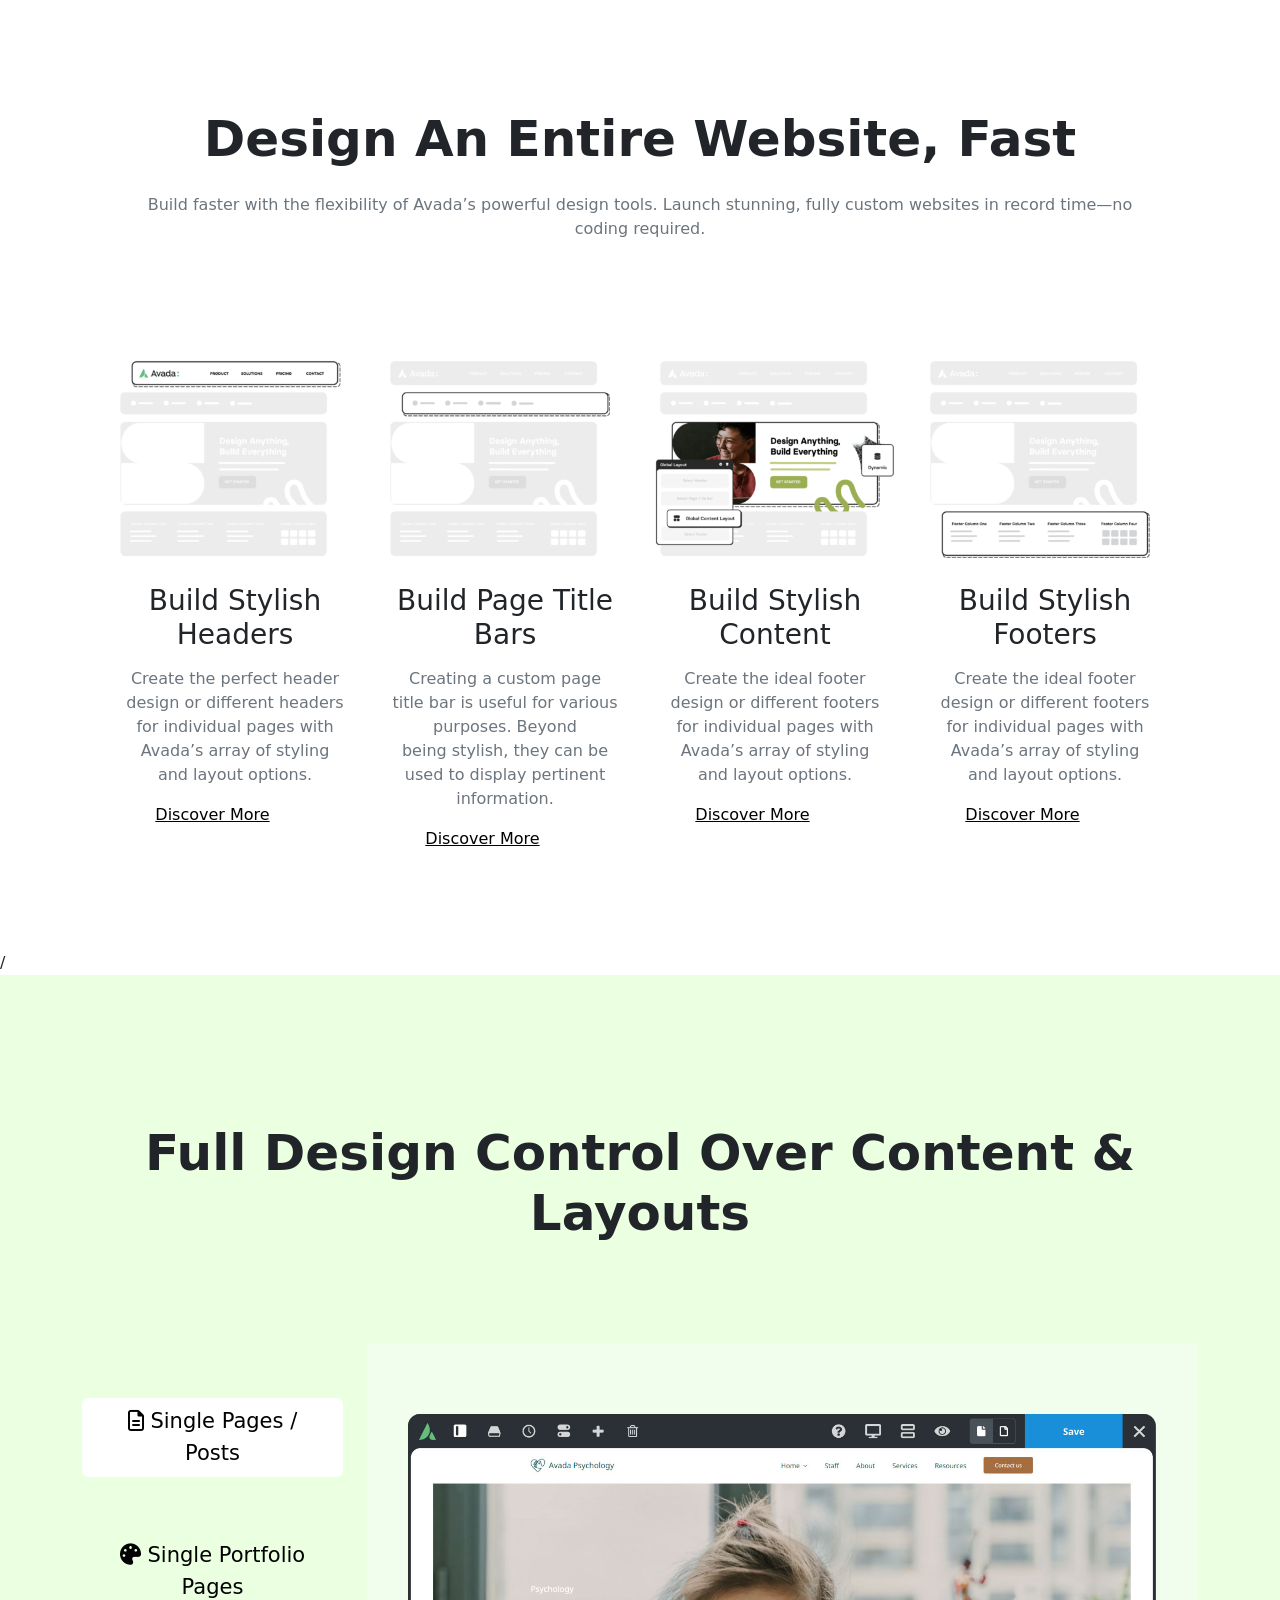
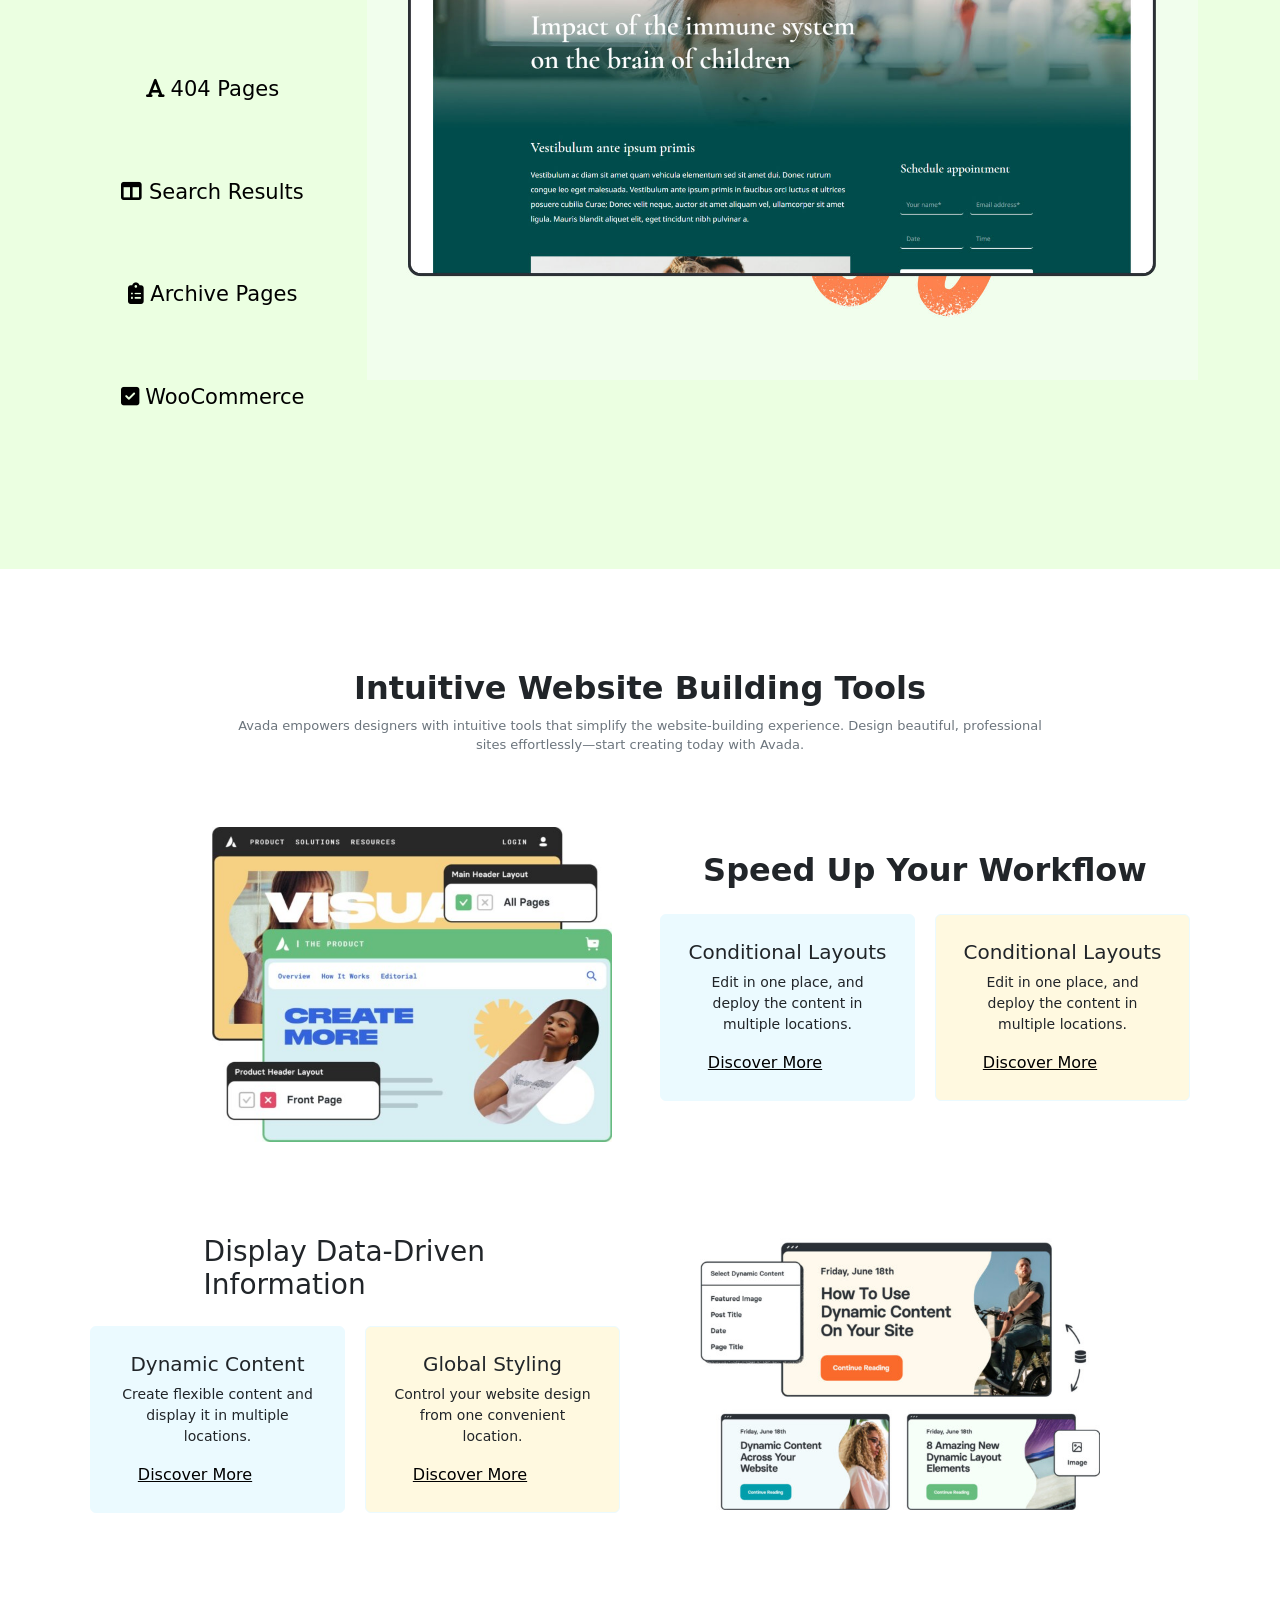
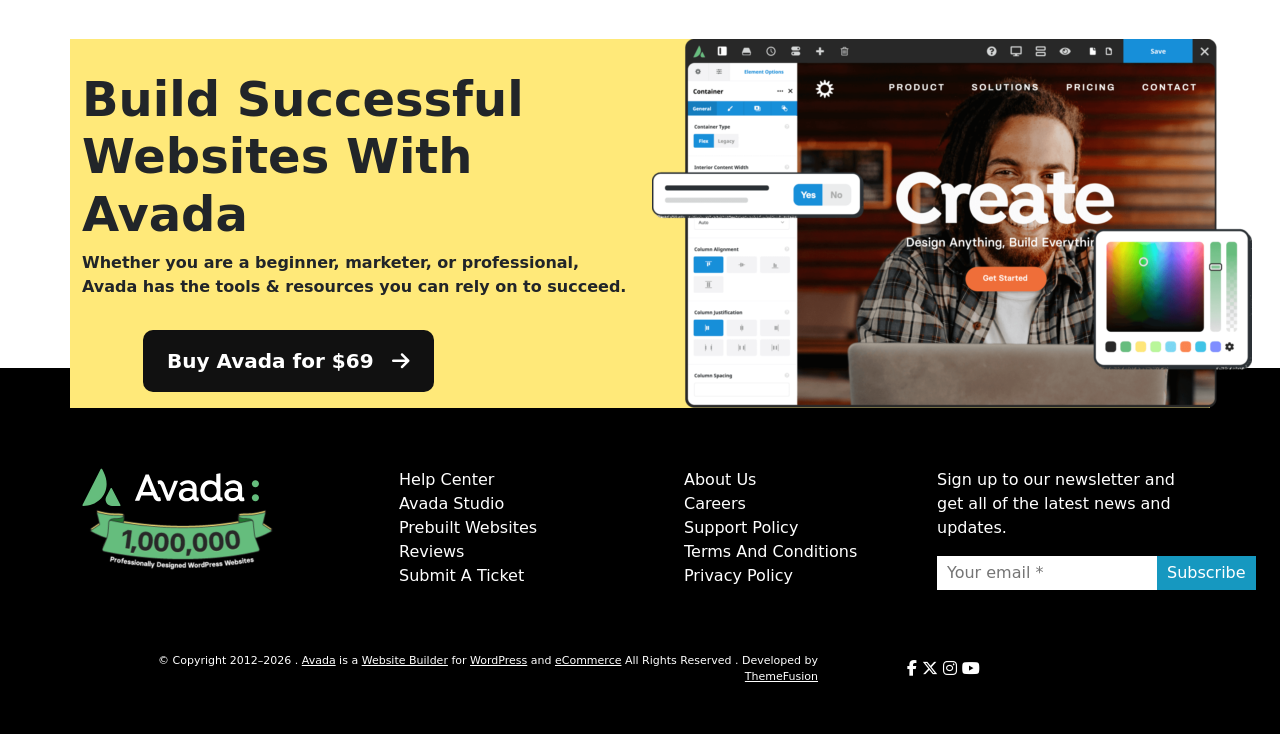
<file: layout-builder.html>
<!Doctype html>
<html lang="en">

<head>
    <meta charset="utf-8">
    <meta name="viewport" content="width=device-width, initial-scale=1">
    <meta name="description"
        content="Avada - The #1 Selling WordPress Theme. Build beautiful, professional websites with ease. Trusted by over 1,000,000 users.">
    <meta name="keywords" content="Avada, WordPress Theme, Website Builder, Drag and Drop Builder, Responsive Theme">
    <meta name="author" content="Anuj Kandari">
    <meta name="robots" content="index, follow">
    <meta name="theme-color" content="#4CAF50">

    <!-- Bootstrap CSS -->
    <link rel="stylesheet" href="https://cdnjs.cloudflare.com/ajax/libs/font-awesome/6.7.2/css/all.min.css">
    <link href="https://cdn.jsdelivr.net/npm/bootstrap@5.0.2/dist/css/bootstrap.min.css" rel="stylesheet">
    <link rel="stylesheet" href="css/style.css">

    <title>Layout Builder</title>
</head>

<body>

    <!--Navbar section start here -->
    <section>
        <nav class="navbar navbar-expand-lg navbar-light bg-light">
            <div class="container">
                <a class="navbar-brand" href="index.html"><img src="images/avada-logo-svg.svg" class="img-fluid"></a>
                <button class="navbar-toggler" type="button" data-bs-toggle="collapse"
                    data-bs-target="#navbarSupportedContent" aria-controls="navbarSupportedContent"
                    aria-expanded="false" aria-label="Toggle navigation">
                    <span class="navbar-toggler-icon"></span>
                </button>
                <div class="collapse navbar-collapse" id="navbarSupportedContent">
                    <ul class="navbar-nav m-auto mb-2 mb-lg-0">

                        <li class="nav-item dropdown">
                            <a class="nav-link dropdown-toggle active" href="#" id="avadaDropdown" role="button"
                                data-bs-toggle="dropdown" aria-expanded="false">
                                Avada
                            </a>

                            <div class="dropdown-menu p-4 border-0 shadow-lg rounded-4" style="min-width:1100px;">

                                <div class="row">

                                    <!-- Column 1 -->
                                    <div class="col-lg-4">
                                        <a href="live-visual-builder.html" class="text-decoration-none text-dark">
                                            <div class="d-flex mb-4">
                                                <i class="fa-solid fa-wand-magic-sparkles fs-3 me-3 text-success"></i>
                                                <div>
                                                    <h6 class="fw-bold mb-1">Live Visual Builder</h6>
                                                    <small class="text-muted">The only limit is your imagination</small>
                                                </div>
                                            </div>
                                        </a>
                                        <a href="header-builder.html" class="text-decoration-none text-dark">
                                            <div class="d-flex mb-4">
                                                <i class="fa-solid fa-window-maximize fs-3 me-3 text-primary"></i>
                                                <div>
                                                    <h6 class="fw-bold mb-1">Header Builder</h6>
                                                    <small class="text-muted">Build custom header layouts</small>
                                                </div>
                                            </div>
                                        </a>
                                        <a href="footer-builder.html" class="text-decoration-none text-dark">
                                            <div class="d-flex mb-4">
                                                <i class="fa-solid fa-bars fs-3 me-3 text-danger"></i>
                                                <div>
                                                    <h6 class="fw-bold mb-1">Footer Builder</h6>
                                                    <small class="text-muted">Create a footer from scratch</small>
                                                </div>
                                            </div>
                                        </a>
                                        <a href="form-builder.html" class="text-decoration-none text-dark">
                                            <div class="d-flex">
                                                <i class="fa-solid fa-file-lines fs-3 me-3 text-warning"></i>
                                                <div>
                                                    <h6 class="fw-bold mb-1">Form Builder</h6>
                                                    <small class="text-muted">Forms that work effectively</small>
                                                </div>

                                            </div>
                                        </a>
                                        <a href="setup-wizard.html" class="text-decoration-none text-dark">
                                            <div class="d-flex">
                                                <i class="fa-solid fa-square-check fs-3 me-2"></i>
                                                <div>
                                                    <h6 class="fw-bold mb-1">Setup Wizard</h6>
                                                    <small class="text-muted">Build websites on the fly, and
                                                        fast</small>
                                                </div>

                                            </div>
                                        </a>
                                    </div>


                                    <!-- Column 2 -->
                                    <div class="col-lg-4">
                                        <a href="layout-builder.html" class="text-decoration-none text-dark">
                                            <div class="d-flex mb-4">
                                                <i class="fa-solid fa-layer-group fs-3 me-3 text-info"></i>
                                                <div>
                                                    <h6 class="fw-bold mb-1">Layout Builder</h6>
                                                    <small class="text-muted">Build stylish layouts</small>
                                                </div>
                                            </div>
                                        </a>
                                        <a href="mega-menu.html" class="text-decoration-none text-dark">
                                            <div class="d-flex mb-4">
                                                <i class="fa-solid fa-list fs-3 me-3 text-success"></i>
                                                <div>
                                                    <h6 class="fw-bold mb-1">Mega Menu Builder</h6>
                                                    <small class="text-muted">Build a custom mega menu</small>
                                                </div>
                                            </div>
                                        </a>
                                        <a href="woocommerce.html" class="text-decoration-none text-dark">
                                            <div class="d-flex mb-4">
                                                <i class="fa-solid fa-cart-shopping fs-3 me-3 text-primary"></i>
                                                <div>
                                                    <h6 class="fw-bold mb-1">WooCommerce Builder</h6>
                                                    <small class="text-muted">Start selling with Avada</small>
                                                </div>
                                            </div>
                                        </a>
                                        <a href="off-canvas.html" class="text-decoration-none text-dark">
                                            <div class="d-flex">
                                                <i class="fa-regular fa-rectangle-list me-3"></i>
                                                <div>
                                                    <h6 class="fw-bold mb-1">Off-Canvas Builder</h6>
                                                    <small class="text-muted">Captuer your visitors' attention</small>
                                                </div>
                                            </div>
                                        </a>
                                        <a href="performance-wizard.html" class="text-decoration-none text-dark">
                                            <div class="d-flex">
                                                <i class="fa-solid fa-bars-staggered me-3"></i>
                                                <div>
                                                    <h6 class="fw-bold mb-1">Performance Wizard</h6>
                                                    <small class="text-muted">Optimize your website easily</small>
                                                </div>
                                            </div>
                                        </a>
                                    </div>

                                    <!-- Column 3 -->
                                    <div class="col-lg-4">

                                        <div
                                            class="rounded-4 p-3 mb-3 bg-warning-subtle d-flex justify-content-between align-items-center">
                                            <div>
                                                <h6 class="fw-bold mb-1">Elements</h6>
                                                <small>150+ Design Elements</small>
                                            </div>
                                            <i class="fa-solid fa-cubes fs-2"></i>
                                        </div>

                                        <div
                                            class="rounded-4 p-3 mb-3 bg-success-subtle d-flex justify-content-between align-items-center">
                                            <div>
                                                <h6 class="fw-bold mb-1">Prebuilt Websites</h6>
                                                <small>113 Prebuilt Websites</small>
                                            </div>
                                            <i class="fa-solid fa-desktop fs-2"></i>
                                        </div>

                                        <div
                                            class="rounded-4 p-3 mb-3 bg-info-subtle d-flex justify-content-between align-items-center">
                                            <div>
                                                <h6 class="fw-bold mb-1">Avada Studio</h6>
                                                <small>639 Prebuilt Content Items</small>
                                            </div>
                                            <i class="fa-solid fa-laptop-code fs-2"></i>
                                        </div>

                                        <div
                                            class="rounded-4 p-3 bg-primary-subtle d-flex justify-content-between align-items-center">
                                            <div>
                                                <h6 class="fw-bold mb-1">What's New</h6>
                                                <small>Our latest Avada update</small>
                                            </div>
                                            <i class="fa-solid fa-star fs-2"></i>
                                        </div>

                                    </div>
                                    <div class=" col-12 mx-auto">
                                        <button class="button primary-btn w-100 py-4" type="button">
                                            Explore More Features
                                            <i class="fa-solid fa-arrow-right ms-2"></i>
                                        </button>
                                    </div>

                                </div>


                            </div>
                        </li>
                        <li class="nav-item">
                            <a class="nav-link" href="#">Avada For</a>
                        </li>
                        <li class="nav-item">
                            <a class="nav-link" href="#">Hosting</a>
                        </li>
                        <li class="nav-item">
                            <a class="nav-link disabled" href="#" tabindex="-1" aria-disabled="true"> Customization</a>
                        </li>
                        <li class="nav-item">
                            <a class="nav-link disabled" href="#" tabindex="-1" aria-disabled="true"> Resources</a>
                        </li>
                    </ul>
                    <div class="star">
                        <a href="#" class="star-btn">
                            <i class="fa-solid fa-star"></i>
                            My Avada
                        </a>
                    </div>
                </div>
            </div>
        </nav>
    </section>
    <!--Navbar section close here -->

    <!-- Floating Sidebar Start here -->
    <section>

        <div class="floating-bar position-fixed end-0  me-3">

            <a href="#"
                class="float-box d-flex flex-column align-items-center justify-content-center bg-white rounded shadow text-decoration-none p-3 mb-3">
                <i class="fa-solid fa-store fs-3"></i>
                <span class="small mt-2">Prebuilts</span>
            </a>

            <a href="#"
                class="float-box d-flex flex-column align-items-center justify-content-center bg-white rounded shadow text-decoration-none p-3">
                <i class="fa-solid fa-cart-shopping fs-3"></i>
                <span class="small mt-2">Buy Now</span>
            </a>

        </div>

    </section>
    <!-- Floating Sidebar close here -->

    <!-- live-visual-build -Website section start here -->
    <section class="builder-section">
        <div class="container-fluid">
            <div class="row align-items-center">
                <!-- Right Image -->

                <div class="col-lg-6 col-md-12 ps-lg-5">
                    <div class="layout-img">
                        <img src="images/layout-builder-800x567.jpg" class="img-fluid py-5 ms-5 d-block"
                            alt="Avada Image">
                    </div>
                </div>
                <!-- Left Content -->
                <div class="col-lg-6 col-md-12 ">
                    <div class="builder-contant">
                        <h2>
                            Design Beautiful Websites
                        </h2>

                        <p>
                            Avada is more than just a WordPress Website Builder. It is a set of <br> intuitive workflow
                            tools
                            that gives you complete design control over your <br> website styling, layouts, and
                            management.
                        </p>
                        <div class="btn-explainer">
                            <a href="#" class="explainer-btn">
                                <i class="fa-solid fa-circle-play"></i>
                                <span>Explainer Video</span>

                            </a>
                        </div>
                    </div>
                </div>
            </div>
        </div>
    </section>
    <!-- live-visual-build -Website section close here -->

    <!-- group-card section start here -->
    <section class="gride-card">
        <div class="container">
            <div class="row row-cols-3">
                <div class="col">
                    <div class="hero-title">
                        <!-- <img src="images/setup-wizard-7.webp" class="card-img-top" alt="..."> -->
                        <i class="fa-solid fa-shapes icon m-left "></i>
                        <div class="card-body">
                            <h3 class="card-title text-center">Full Creative Control</h3>

                            <p class="card-text text-center  mt-3">Create fully custom layouts with Avada’s <br>
                                powerful
                                builder—no coding, no constraints: <br> total control, endless possibilities.</p>
                        </div>
                    </div>
                </div>
                <div class="hero-title">
                    <div class="col">
                        <i class="fa-solid fa-image icon m-left"></i>
                        <div class="card-body">
                            <h3 class="card-title text-center">Reusable Layout Sections</h3>
                            <p class="card-text text-center  mt-3">Save layout parts like headers, footers, or <br>
                                content
                                templates to reuse across multiple <br> layouts or import into other projects.
                            </p>
                        </div>
                    </div>
                </div>
                <div class="hero-title">
                    <div class="col">
                        <i class="fa-solid fa-copy  icon m-left"></i>
                        <div class="card-body">
                            <h3 class="card-title text-center">Drag-and-Drop Visual Editing</h3>
                            <p class="card-text text-center mt-3">Powered by the Avada Live Builder, you can <br>create
                                and
                                edit layouts in real-time using an <br> intuitive, visual drag-and-drop interface.
                            </p>
                        </div>
                    </div>
                </div>
            </div>
        </div>
    </section>
    <!-- group-card section close here-->

    <!-- avada cta section start here -->

    <section class="avada-cta">
        <div class="container">
            <div class="row gx-5 align-items-center">
                <div class="col-md-6">

                    <div class="layoutcta-img">
                        <img src="images/avada-layouts-cta-800x660.webp" class="img-fluid  py-5 ms-5 d-block">
                    </div>
                </div>
                <div class="col-md-6 py-5">
                    <h2 class=" fs-5 fw-semibold">
                        <span class="bg-warning px-1 rounded">Design Engaging Layouts</span>
                    </h2>

                    <h3 class="fw-semibold mt-2  fs-20">Build Engaging<br>
                        <span id="repeatTyping">Headers</span><br>
                    </h3>
                    <p class=" text-secondary fs-5">With the power of Avada Layouts, Layout Sections, Conditional
                        <br> Logic, Layout Section Elements, and
                        Avada’s massive range of <br>
                        <a href="https://avada.com/elements/" target="_self" rel="noopener noreferrer">Design
                            Elements</a>
                        , the sky is the limit.
                    </p>

                </div>
            </div>
        </div>
    </section>

    <!-- avada cta section close here -->

    <!-- Entire Website setion start here  -->

    <section class="entire-website">
        <div class="container">
            <div class="row">
                <div class="col-12">
                    <h2 class="fs-20 text-center fw-bold">Design An Entire Website, Fast</h2>
                    <p class=" text-center text-secondary mt-4">Build faster with the flexibility of Avada’s powerful
                        design tools. Launch stunning, fully custom
                        websites in record time—no <br> coding required.</p>
                </div>
            </div>
        </div>

        <div class="container m-top">
            <div class="row g-4">

                <div class="col-12 col-md-6 col-lg-3">
                    <div class="m-size">
                        <img src="images/avada-layout-builder-header-400x331.png" class="img-fluid" alt="">
                        <h3 class=" fs-3  text-center mt-4">Build Stylish Headers</h3>
                        <p class=" text-secondary text-center mt-3">Create the perfect header <br> design or different
                            headers <br> for
                            individual pages with <br> Avada’s array
                            of styling <br> and layout options.</p>

                    </div>

                    <div class="line-btn">
                        <a href="https://avada.com/feature/footer-builder/">
                            <span>Discover More</span>
                        </a>
                    </div>
                </div>

                <div class="col-12 col-md-6 col-lg-3">
                    <div class="m-size">
                        <img src="images/avada-layout-builder-ptb-400x331.webp" class="img-fluid" alt="">
                        <h3 class=" fs-3  text-center mt-4">Build Page Title Bars</h3>
                        <p class=" text-secondary text-center mt-3">Creating a custom page <br> title bar is useful for
                            various purposes.
                            Beyond <br>
                            being stylish, they can be <br> used to display pertinent <br> information.</p>

                    </div>

                    <div class="line-btn">
                        <a href="https://avada.com/feature/footer-builder/">
                            <span>Discover More</span>
                        </a>
                    </div>
                </div>

                <div class="col-12 col-md-6 col-lg-3">
                    <div class="m-size">
                        <img src="images/avada-layout-builder-content-400x331.webp" class="img-fluid" alt="">
                        <h3 class="text-center fs-3 mt-4">Build Stylish Content</h3>
                        <p class="text-secondary text-center mt-3">Create the ideal footer <br> design or different
                            footers <br> for individual pages
                            with <br> Avada’s array of styling <br> and layout options.</p>

                    </div>
                    <div class="line-btn">
                        <a href="https://avada.com/feature/footer-builder/">
                            <span>Discover More</span>
                        </a>
                    </div>
                </div>

                <div class="col-12 col-md-6 col-lg-3">
                    <div class="m-size">
                        <img src="images/avada-layout-builder-footer-400x331.webp" class="img-fluid" alt="">
                        <h3 class=" fs-3 text-center mt-4">Build Stylish Footers</h3>
                        <p class=" text-secondary text-center mt-3">Create the ideal footer <br> design or different
                            footers <br> for individual pages
                            with <br> Avada’s array of styling <br> and layout options.</p>

                    </div>
                    <div class="line-btn">
                        <a href="https://avada.com/feature/footer-builder/">
                            <span>Discover More</span>
                        </a>
                    </div>
                </div>

            </div>
        </div>
    </section>

    <!-- Entire Website setion start here  -->


    <!-- Design banner section start here-->
    /
    <!-- Design banner section close here-->

    <!-- layout builder tab section start here -->

    <section class="full-design">

        <div class="container py-5">
            <div class="text-center">
                <h2 class=" fw-bold  m-bottom fs-20">Full Design Control Over Content & Layouts</h2>
            </div>
            <div class="row">

                <!-- Left Vertical Tabs -->
                <div class="col-lg-3 ">

                    <div class="nav flex-column nav-pills m-bottom fs-22" id="v-pills-tab" role="tablist">

                        <button class="nav-link active" data-bs-toggle="pill" data-bs-target="#single-pages">
                            <i class="fa-regular fa-file-lines"></i>
                            Single Pages / Posts
                        </button>

                        <button class="nav-link" data-bs-toggle="pill" data-bs-target="#single-portfolio-pages">
                            <i class="fa-solid fa-palette"></i>
                            Single Portfolio Pages
                        </button>

                        <button class="nav-link" data-bs-toggle="pill" data-bs-target="#pages">
                            <i class="fa-solid fa-font"></i>
                            404 Pages
                        </button>

                        <button class="nav-link" data-bs-toggle="pill" data-bs-target="#search-results">
                            <i class="fa-solid fa-table-columns"></i>
                            Search Results
                        </button>

                        <button class="nav-link" data-bs-toggle="pill" data-bs-target="#archive-pages">
                            <i class="fa-solid fa-clipboard-list"></i>
                            Archive Pages
                        </button>

                        <button class="nav-link" data-bs-toggle="pill" data-bs-target="#wooCommerce">
                            <i class="fa-solid fa-square-check"></i>
                            WooCommerce
                        </button>
                    </div>
                </div>

                <!-- Right Content -->
                <div class="col-lg-9">
                    <div class="tab-content">

                        <div class="tab-pane fade show active" id="single-pages">
                            <img src="images/single-post-3.jpg" class="img-fluid" alt="Setup Type">
                        </div>

                        <div class="tab-pane fade" id="single-portfolio-pages">
                            <img src="images/single-portfolio-2.jpg" class="img-fluid" alt="Color Palette">
                        </div>

                        <div class="tab-pane fade" id="pages">
                            <img src="images/404.jpg" class="img-fluid" alt="Typography">
                        </div>

                        <div class="tab-pane fade" id="search-results">
                            <img src="images/search-results.jpg" class="img-fluid" alt="Layout">
                        </div>

                        <div class="tab-pane fade" id="archive-pages">
                            <img src="images/archives.jpg" class="img-fluid" alt="Website Content">
                        </div>

                        <div class="tab-pane fade" id="wooCommerce">
                            <img src="images/woocommerce.jpg" class="img-fluid" alt="Finalize Setup">
                        </div>
                    </div>
                </div>
            </div>
        </div>
    </section>
    <!-- layout builder tab section end here -->

    <!--Building Tools section start here -->
    <section class="tools-web">
        <div class="container">
            <h2 class="fs-2 text-center fw-semibold">
                Intuitive Website Building Tools
            </h2>
            <p class="text-center text-secondary tool-f mb-4">
                Avada empowers designers with intuitive tools that
                simplify the website-building experience. Design
                beautiful, professional<br>
                sites effortlessly—start creating today with Avada.
            </p>

            <div class="row align-items-center">
                <div class="col-md-6">
                    <div class="tool-img">
                        <img src="images/web-tool.jpg" class="img-fluid ms-5 py-5 d-block">
                    </div>
                </div>

                <div class="col-md-6">
                    <div class="workflow-title">
                        <h3 class="text-center fs-2 fw-semibold">
                            Speed Up Your Workflow
                        </h3>
                    </div>

                    <div class="box-flex">
                        <div class="box box-blue">
                            <h4>Conditional Layouts</h4>
                            <p>
                                Edit in one place, and deploy the content
                                in multiple locations.
                            </p>
                            <div class="line-btn">
                                <a href="https://avada.com/feature/footer-builder/">
                                    <span>Discover More</span>
                                </a>
                            </div>
                        </div>

                        <div class="box box-yellow">
                            <h4>Conditional Layouts</h4>
                            <p>
                                Edit in one place, and deploy the content
                                in multiple locations.
                            </p>
                            <div class="line-btn">
                                <a href="https://avada.com/feature/footer-builder/">
                                    <span>Discover More</span>
                                </a>
                            </div>
                        </div>
                    </div>
                </div>
            </div>

            <div class="row align-items-center">
                <div class="col-md-6">
                    <div class="data-text">
                        <h3 class="pb-3">Display Data-Driven Information</h3>
                    </div>

                    <div class="duo-flex">
                        <div class="duo duo-blue">
                            <h4>Dynamic Content</h4>
                            <p>
                                Create flexible content and display it
                                in multiple locations.
                            </p>
                            <div class="line-btn">
                                <a href="https://avada.com/feature/footer-builder/">
                                    <span>Discover More</span>
                                </a>
                            </div>
                        </div>

                        <div class="duo duo-yellow">
                            <h4>Global Styling</h4>
                            <p>
                                Control your website design from one
                                convenient location.
                            </p>
                            <div class="line-btn">
                                <a href="https://avada.com/feature/footer-builder/">
                                    <span>Discover More</span>
                                </a>
                            </div>
                        </div>
                    </div>
                </div>

                <div class="col-md-6">
                    <div class="tools-img">
                        <img src="images/dynamic-content.jpg" class="img-fluid ms-5 py-5 d-block">
                    </div>
                </div>
            </div>
        </div>
    </section>
    <!--Building Tools section end here -->

    <!-- Build -Website section start here -->
    <section class="image-footer">
        <div class="bannercont">
            <div class="container">
                <div class="row align-items-center">

                    <!-- Left Content -->
                    <div class="col-lg-6 col-md-12">
                        <h2 class="display-5 fw-bold pt-4">
                            Build Successful <br> Websites With Avada
                        </h2>

                        <p class="fw-semibold mb-4">
                            Whether you are a beginner, marketer, or professional,
                            Avada has the tools & resources you can rely on to succeed.
                        </p>
                        <div class="btn">
                            <a href="#" class="btn-dark px-4 py-3 ms-md-5">
                                Buy Avada for $69
                                <i class="fa-solid fa-arrow-right ms-2"></i>
                            </a>
                        </div>
                    </div>
                    <!-- Right Image -->
                    <div class="col-lg-6 col-md-12 text-center">
                        <img src="images/footer-cta-600x369.webp" alt="Avada Image">
                    </div>

                </div>
            </div>
        </div>
    </section>
    <!-- Build -Website section close here -->

    <!-- footer section start here -->
    <footer class=" footer-bg pb-5">
        <div class="container">
            <div class="row gy-5">
                <div class="col-lg-3 col-md-6">
                    <!-- Logo -->
                    <div class="footer-col footer-logo">
                        <a href="#">
                            <img src="images/avada-logo-light-svg.svg" alt="Avada Logo">
                        </a>

                        <img src="images/avada-million-sales-milestone-ribbon-small-200x67.webp" alt="1 Million Users">
                    </div>

                </div>

                <div class="col-lg-3 col-md-6">
                    <!-- Links -->
                    <div class="footer-col">
                        <div class="footer-link">
                            <ul>
                                <li><a href="#">Help Center</a></li>
                                <li><a href="#">Avada Studio</a></li>
                                <li><a href="#">Prebuilt Websites</a></li>
                                <li><a href="#">Reviews</a></li>
                                <li><a href="#">Submit A Ticket</a></li>
                            </ul>
                        </div>
                    </div>
                </div>

                <div class="col-lg-3 col-md-6">
                    <!-- Links -->
                    <div class="footer-col">
                        <div class="footer-link">
                            <ul>
                                <li><a href="#">About Us</a></li>
                                <li><a href="#">Careers</a></li>
                                <li><a href="#">Support Policy</a></li>
                                <li><a href="#">Terms And Conditions</a></li>
                                <li><a href="#">Privacy Policy</a></li>
                            </ul>
                        </div>
                    </div>

                </div>

                <div class="col-lg-3 col-md-6">
                    <!-- Newsletter -->
                    <div class="footer-col newsletter">

                        <p>
                            Sign up to our newsletter and get all of the latest
                            news and updates.
                        </p>

                        <form class="subscribe-form">
                            <input type="email" placeholder="Your email *">
                            <button type="submit">Subscribe</button>
                        </form>
                    </div>
                </div>
            </div>
            <!--copyright raw-->

            <div class="row align-items-center pt-5 mt- border-top">

                <div class="col-lg-8 text-center text-lg-end">
                    <!-- Copyright -->
                    <div class="footer-bottom">
                        <div class="copyright">
                            © Copyright 2012–2026 .
                            <a href="#">Avada</a> is a
                            <a href="#">Website Builder</a> for
                            <a href="#">WordPress</a> and
                            <a href="#">eCommerce</a>
                            All Rights Reserved .
                            Developed by <a href="#">ThemeFusion</a>
                        </div>
                    </div>
                </div>

                <div class="col-lg-4 text-center text-lg-start">
                    <!-- Social Icons -->
                    <div class="social-icons">
                        <a href="#"><i class="fa-brands fa-facebook-f"></i></a>
                        <a href="#"><i class="fa-brands fa-x-twitter"></i></a>
                        <a href="#"><i class="fa-brands fa-instagram"></i></a>
                        <a href="#"><i class="fa-brands fa-youtube"></i></a>
                    </div>
                </div>

            </div>
        </div>

    </footer>
    <!-- footer section start here -->

    <!-- Optional JavaScript; choose one of the two! -->

    <!-- Option 1: Bootstrap Bundle with Popper -->
    <script src="https://cdn.jsdelivr.net/npm/bootstrap@5.0.2/dist/js/bootstrap.bundle.min.js"></script>
    <script src="script/script.js"></script>

    <!-- Option 2: Separate Popper and Bootstrap JS -->
    <!--
    <script src="https://cdn.jsdelivr.net/npm/@popperjs/core@2.9.2/dist/umd/popper.min.js" integrity="sha384-IQsoLXl5PILFhosVNubq5LC7Qb9DXgDA9i+tQ8Zj3iwWAwPtgFTxbJ8NT4GN1R8p" crossorigin="anonymous"></script>
    <script src="https://cdn.jsdelivr.net/npm/bootstrap@5.0.2/dist/js/bootstrap.min.js" integrity="sha384-cVKIPhGWiC2Al4u+LWgxfKTRIcfu0JTxR+EQDz/bgldoEyl4H0zUF0QKbrJ0EcQF" crossorigin="anonymous"></script>
    -->
</body>

</html>
</file>
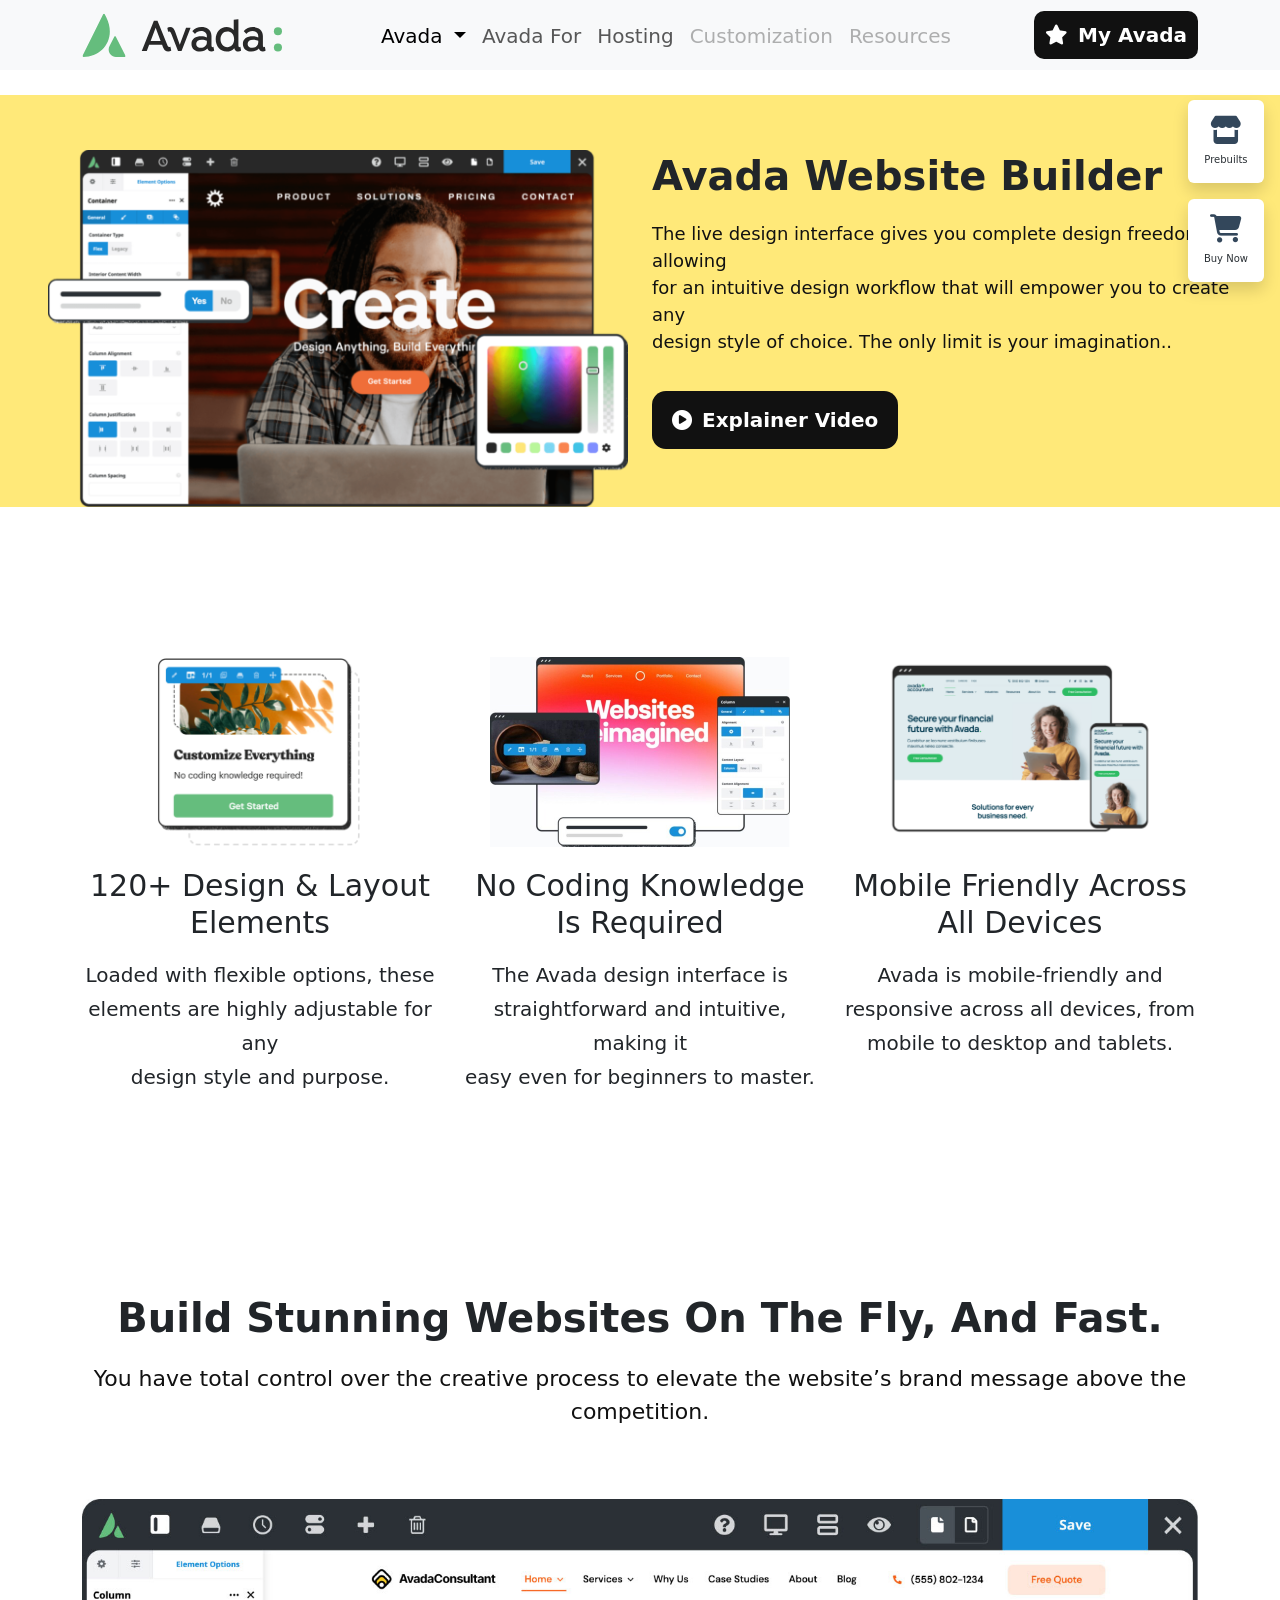
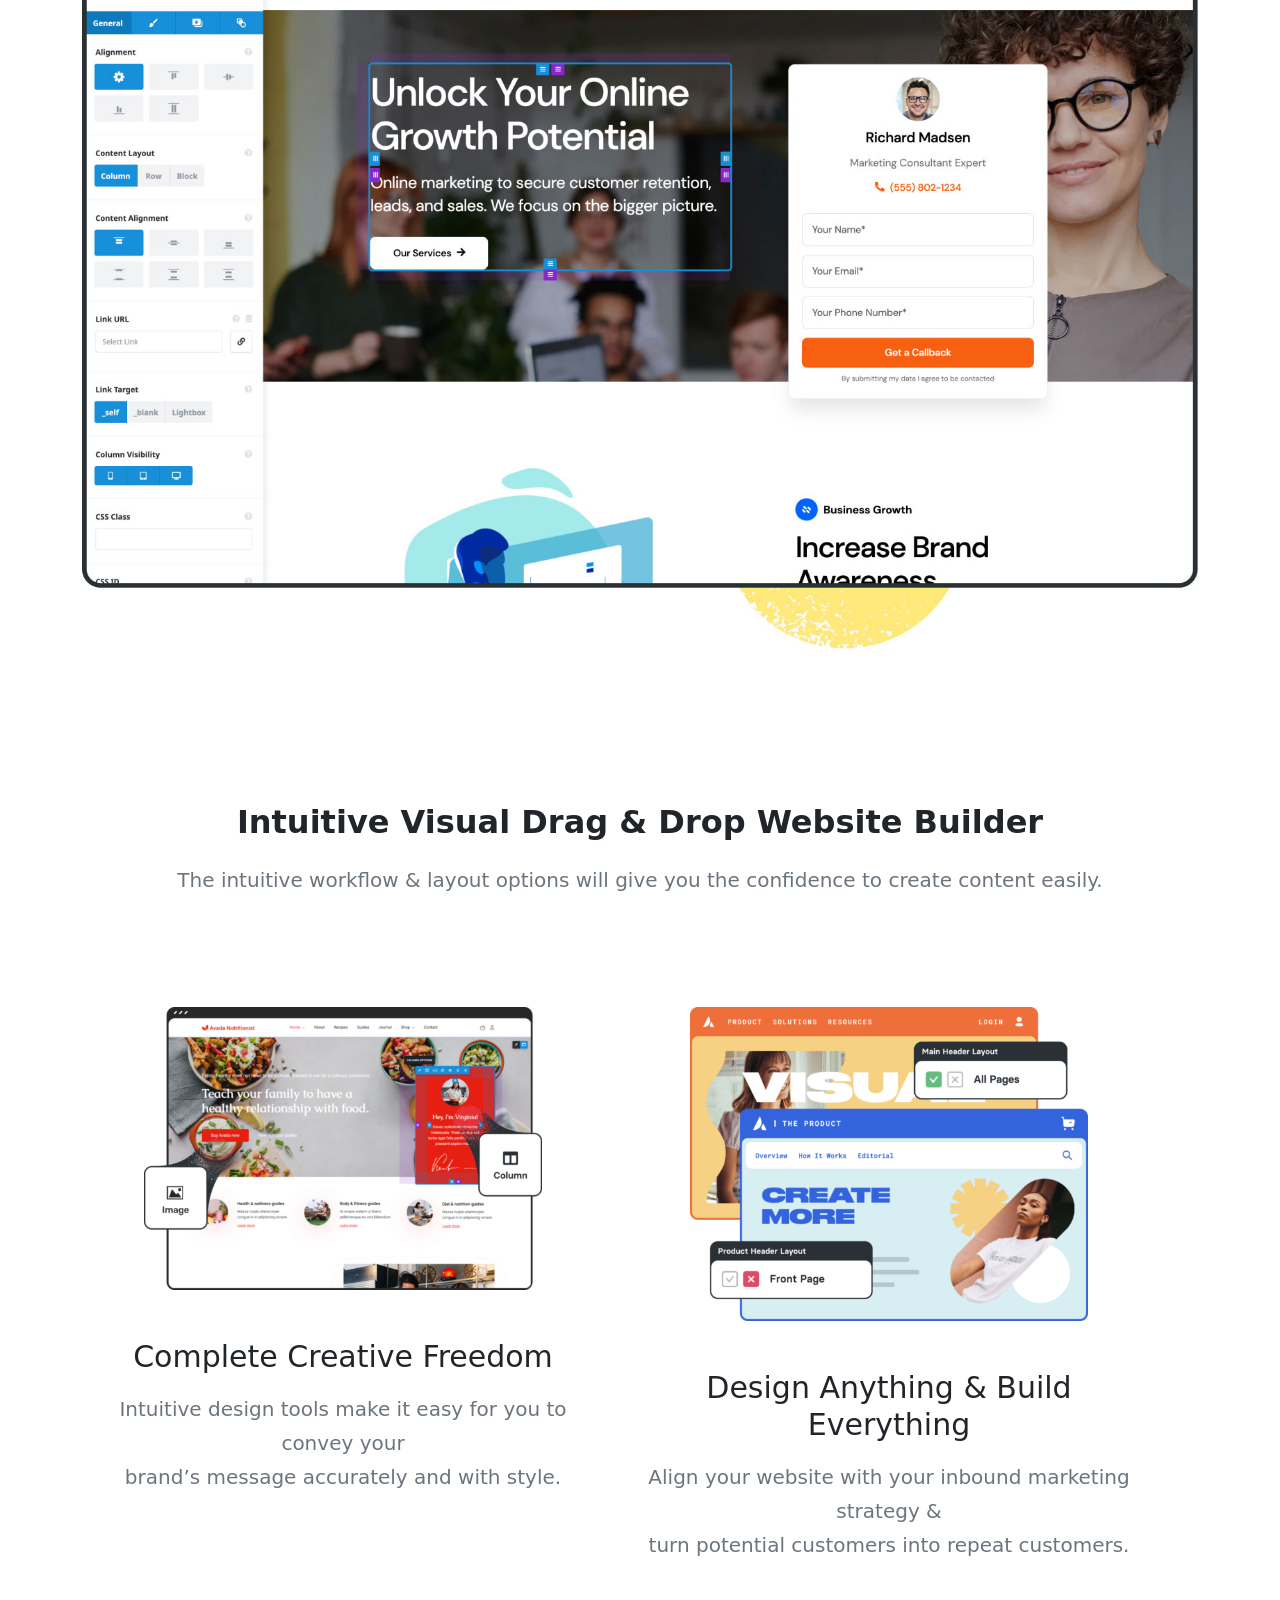
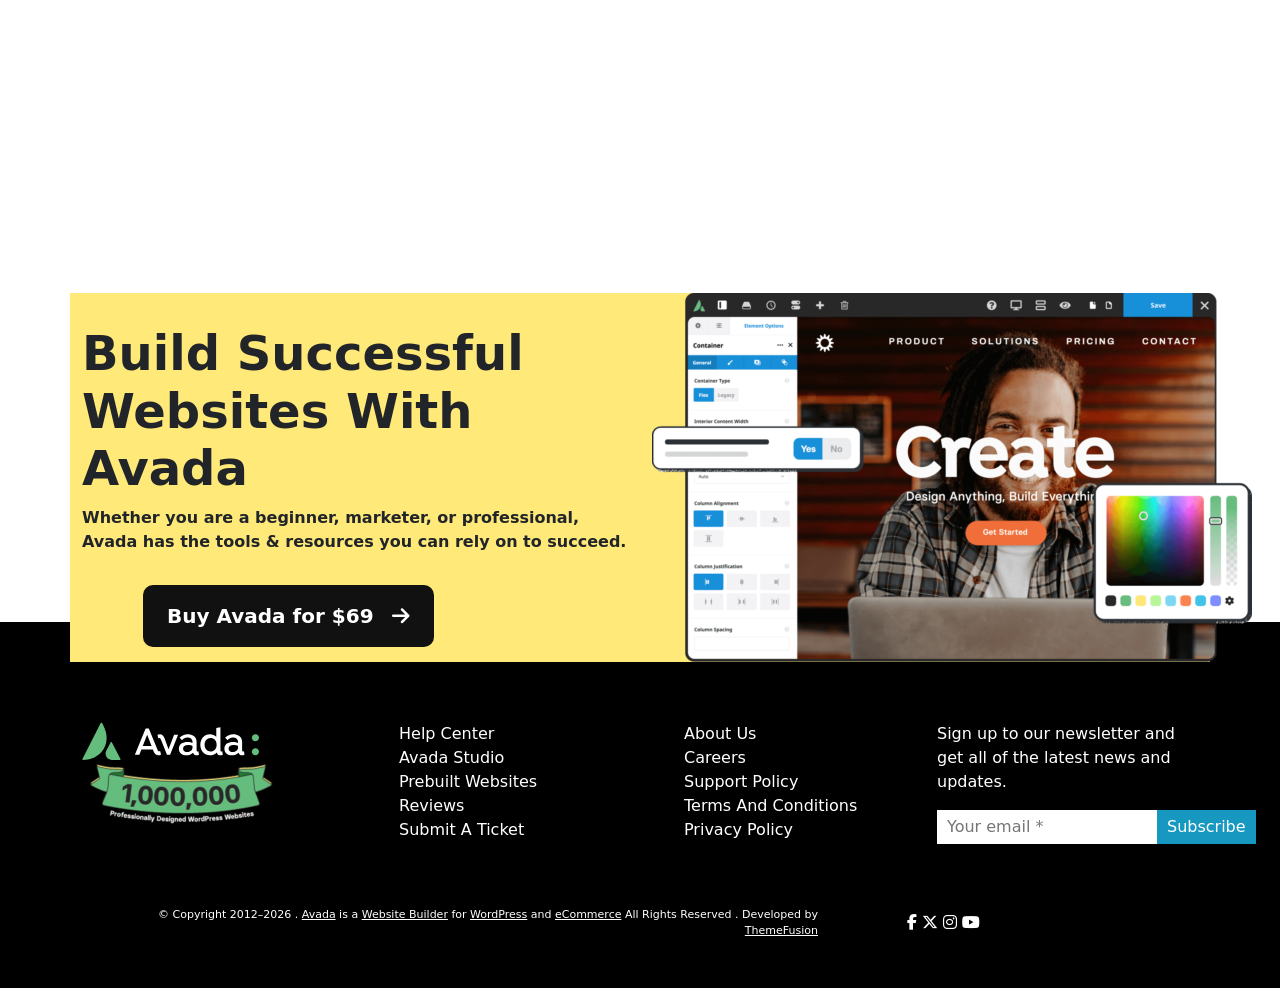
<file: live-visual-builder.html>
<!Doctype html>
<html lang="en">

<head>
    <meta charset="utf-8">
    <meta name="viewport" content="width=device-width, initial-scale=1">
    <meta name="description"
        content="Avada - The #1 Selling WordPress Theme. Build beautiful, professional websites with ease. Trusted by over 1,000,000 users.">
    <meta name="keywords" content="Avada, WordPress Theme, Website Builder, Drag and Drop Builder, Responsive Theme">
    <meta name="author" content="Anuj Kandari">
    <meta name="robots" content="index, follow">
    <meta name="theme-color" content="#4CAF50">

    <!-- Bootstrap CSS -->
    <link rel="stylesheet" href="https://cdnjs.cloudflare.com/ajax/libs/font-awesome/6.7.2/css/all.min.css">
    <link href="https://cdn.jsdelivr.net/npm/bootstrap@5.0.2/dist/css/bootstrap.min.css" rel="stylesheet">
    <link rel="stylesheet" href="css/style.css">

    <title>Live Visual Builder</title>
</head>

<body>

    <!--Navbar section start here -->
    <section>
        <nav class="navbar navbar-expand-lg navbar-light bg-light">
            <div class="container">
                <a class="navbar-brand" href="index.html"><img src="images/avada-logo-svg.svg" class="img-fluid"></a>
                <button class="navbar-toggler" type="button" data-bs-toggle="collapse"
                    data-bs-target="#navbarSupportedContent" aria-controls="navbarSupportedContent"
                    aria-expanded="false" aria-label="Toggle navigation">
                    <span class="navbar-toggler-icon"></span>
                </button>
                <div class="collapse navbar-collapse" id="navbarSupportedContent">
                    <ul class="navbar-nav m-auto mb-2 mb-lg-0">

                        <li class="nav-item dropdown">
                            <a class="nav-link dropdown-toggle active" href="#" id="avadaDropdown" role="button"
                                data-bs-toggle="dropdown" aria-expanded="false">
                                Avada
                            </a>

                            <div class="dropdown-menu p-4 border-0 shadow-lg rounded-4" style="min-width:1100px;">

                                <div class="row">

                                    <!-- Column 1 -->
                                    <div class="col-lg-4">
                                        <a href="live-visual-builder.html" class="text-decoration-none text-dark">
                                            <div class="d-flex mb-4">
                                                <i class="fa-solid fa-wand-magic-sparkles fs-3 me-3 text-success"></i>
                                                <div>
                                                    <h6 class="fw-bold mb-1">Live Visual Builder</h6>
                                                    <small class="text-muted">The only limit is your imagination</small>
                                                </div>
                                            </div>
                                        </a>
                                        <a href="header-builder.html" class="text-decoration-none text-dark">
                                            <div class="d-flex mb-4">
                                                <i class="fa-solid fa-window-maximize fs-3 me-3 text-primary"></i>
                                                <div>
                                                    <h6 class="fw-bold mb-1">Header Builder</h6>
                                                    <small class="text-muted">Build custom header layouts</small>
                                                </div>
                                            </div>
                                        </a>
                                        <a href="footer-builder.html" class="text-decoration-none text-dark">
                                            <div class="d-flex mb-4">
                                                <i class="fa-solid fa-bars fs-3 me-3 text-danger"></i>
                                                <div>
                                                    <h6 class="fw-bold mb-1">Footer Builder</h6>
                                                    <small class="text-muted">Create a footer from scratch</small>
                                                </div>
                                            </div>
                                        </a>
                                        <a href="form-builder.html" class="text-decoration-none text-dark">
                                            <div class="d-flex">
                                                <i class="fa-solid fa-file-lines fs-3 me-3 text-warning"></i>
                                                <div>
                                                    <h6 class="fw-bold mb-1">Form Builder</h6>
                                                    <small class="text-muted">Forms that work effectively</small>
                                                </div>

                                            </div>
                                        </a>
                                        <a href="setup-wizard.html" class="text-decoration-none text-dark">
                                            <div class="d-flex">
                                                <i class="fa-solid fa-square-check fs-3 me-2"></i>
                                                <div>
                                                    <h6 class="fw-bold mb-1">Setup Wizard</h6>
                                                    <small class="text-muted">Build websites on the fly, and
                                                        fast</small>
                                                </div>

                                            </div>
                                        </a>
                                    </div>


                                    <!-- Column 2 -->
                                    <div class="col-lg-4">
                                        <a href="layout-builder.html" class="text-decoration-none text-dark">
                                            <div class="d-flex mb-4">
                                                <i class="fa-solid fa-layer-group fs-3 me-3 text-info"></i>
                                                <div>
                                                    <h6 class="fw-bold mb-1">Layout Builder</h6>
                                                    <small class="text-muted">Build stylish layouts</small>
                                                </div>
                                            </div>
                                        </a>
                                        <a href="mega-menu.html" class="text-decoration-none text-dark">
                                            <div class="d-flex mb-4">
                                                <i class="fa-solid fa-list fs-3 me-3 text-success"></i>
                                                <div>
                                                    <h6 class="fw-bold mb-1">Mega Menu Builder</h6>
                                                    <small class="text-muted">Build a custom mega menu</small>
                                                </div>
                                            </div>
                                        </a>
                                        <a href="woocommerce.html" class="text-decoration-none text-dark">
                                            <div class="d-flex mb-4">
                                                <i class="fa-solid fa-cart-shopping fs-3 me-3 text-primary"></i>
                                                <div>
                                                    <h6 class="fw-bold mb-1">WooCommerce Builder</h6>
                                                    <small class="text-muted">Start selling with Avada</small>
                                                </div>
                                            </div>
                                        </a>
                                        <a href="off-canvas.html" class="text-decoration-none text-dark">
                                            <div class="d-flex">
                                                <i class="fa-regular fa-rectangle-list me-3"></i>
                                                <div>
                                                    <h6 class="fw-bold mb-1">Off-Canvas Builder</h6>
                                                    <small class="text-muted">Captuer your visitors' attention</small>
                                                </div>
                                            </div>
                                        </a>
                                        <a href="performance-wizard.html" class="text-decoration-none text-dark">
                                            <div class="d-flex">
                                                <i class="fa-solid fa-bars-staggered me-3"></i>
                                                <div>
                                                    <h6 class="fw-bold mb-1">Performance Wizard</h6>
                                                    <small class="text-muted">Optimize your website easily</small>
                                                </div>
                                            </div>
                                        </a>
                                    </div>

                                    <!-- Column 3 -->
                                    <div class="col-lg-4">

                                        <div
                                            class="rounded-4 p-3 mb-3 bg-warning-subtle d-flex justify-content-between align-items-center">
                                            <div>
                                                <h6 class="fw-bold mb-1">Elements</h6>
                                                <small>150+ Design Elements</small>
                                            </div>
                                            <i class="fa-solid fa-cubes fs-2"></i>
                                        </div>

                                        <div
                                            class="rounded-4 p-3 mb-3 bg-success-subtle d-flex justify-content-between align-items-center">
                                            <div>
                                                <h6 class="fw-bold mb-1">Prebuilt Websites</h6>
                                                <small>113 Prebuilt Websites</small>
                                            </div>
                                            <i class="fa-solid fa-desktop fs-2"></i>
                                        </div>

                                        <div
                                            class="rounded-4 p-3 mb-3 bg-info-subtle d-flex justify-content-between align-items-center">
                                            <div>
                                                <h6 class="fw-bold mb-1">Avada Studio</h6>
                                                <small>639 Prebuilt Content Items</small>
                                            </div>
                                            <i class="fa-solid fa-laptop-code fs-2"></i>
                                        </div>

                                        <div
                                            class="rounded-4 p-3 bg-primary-subtle d-flex justify-content-between align-items-center">
                                            <div>
                                                <h6 class="fw-bold mb-1">What's New</h6>
                                                <small>Our latest Avada update</small>
                                            </div>
                                            <i class="fa-solid fa-star fs-2"></i>
                                        </div>

                                    </div>
                                    <div class=" col-12 mx-auto">
                                        <button class="button primary-btn w-100 py-4" type="button">
                                            Explore More Features
                                            <i class="fa-solid fa-arrow-right ms-2"></i>
                                        </button>
                                    </div>

                                </div>


                            </div>
                        </li>
                        <li class="nav-item">
                            <a class="nav-link" href="#">Avada For</a>
                        </li>
                        <li class="nav-item">
                            <a class="nav-link" href="#">Hosting</a>
                        </li>
                        <li class="nav-item">
                            <a class="nav-link disabled" href="#" tabindex="-1" aria-disabled="true"> Customization</a>
                        </li>
                        <li class="nav-item">
                            <a class="nav-link disabled" href="#" tabindex="-1" aria-disabled="true"> Resources</a>
                        </li>
                    </ul>
                    <div class="star">
                        <a href="#" class="star-btn">
                            <i class="fa-solid fa-star"></i>
                            My Avada
                        </a>
                    </div>
                </div>
            </div>
        </nav>
    </section>
    <!--Navbar section close here -->

    <!-- Floating Sidebar Start here -->
    <section>

        <div class="floating-bar position-fixed end-0  me-3">

            <a href="#"
                class="float-box d-flex flex-column align-items-center justify-content-center bg-white rounded shadow text-decoration-none p-3 mb-3">
                <i class="fa-solid fa-store fs-3"></i>
                <span class="small mt-2">Prebuilts</span>
            </a>

            <a href="#"
                class="float-box d-flex flex-column align-items-center justify-content-center bg-white rounded shadow text-decoration-none p-3">
                <i class="fa-solid fa-cart-shopping fs-3"></i>
                <span class="small mt-2">Buy Now</span>
            </a>

        </div>

    </section>
    <!-- Floating Sidebar close here -->

    <!-- live-visual-build -Website section start here -->
    <section class="builder-section">
        <div class="container-fluid">
            <div class="row align-items-center">
                <!-- Right Image -->

                <div class="col-lg-6 col-md-12 ps-lg-5">
                    <div class="builder-img">
                        <img src="images/footer-cta-600x369.webp" class="img-fluid" alt="Avada Image">
                    </div>
                </div>
                <!-- Left Content -->
                <div class="col-lg-6 col-md-12 ">
                    <div class="builder-contant">
                        <h2>
                            Avada Website Builder
                        </h2>

                        <p>
                            The live design interface gives you complete design freedom, allowing <br> for an intuitive
                            design workflow that will empower you to create any <br> design style of choice. The only
                            limit
                            is your imagination..
                        </p>
                        <div class="btn-explainer">
                            <a href="#" class="explainer-btn">
                                <i class="fa-solid fa-circle-play"></i>
                                <span>Explainer Video</span>

                            </a>
                        </div>
                    </div>
                </div>
            </div>
        </div>
    </section>
    <!-- live-visual-build -Website section close here -->

    <!-- group-card section start here -->
    <section class="gride-card">
        <div class="container">
            <div class="row row-cols-3">
                <div class="col">
                    <img src="images/design-elements-600x389.webp" class="card-img-top" alt="...">
                    <div class="card-body">
                        <h3 class="card-title text-center">120+ Design & Layout Elements</h3>
                        <p class="card-text text-center fs-5 mt-3">Loaded with flexible options, these <br> elements are
                            highly
                            adjustable for
                            any <br> design style and purpose.</p>
                    </div>
                </div>

                <div class="col">
                    <img src="images/no-coding-2-600x380.jpg" class="card-img-top" alt="...">
                    <div class="card-body">
                        <h3 class="card-title text-center">No Coding Knowledge Is Required</h3>
                        <p class="card-text text-center fs-5 mt-3">The Avada design interface is <br> straightforward
                            and
                            intuitive, making it
                            <br> easy even for beginners to master.
                        </p>
                    </div>
                </div>

                <div class="col">
                    <img src="images/mobile-friendly-600x389.webp" class="card-img-top" alt="...">
                    <div class="card-body">
                        <h3 class="card-title text-center">Mobile Friendly Across All Devices</h3>
                        <p class="card-text text-center fs-5 mt-3">Avada is mobile-friendly and <br> responsive across
                            all
                            devices, from <br>
                            mobile to desktop and tablets.</p>
                    </div>
                </div>
            </div>
        </div>
    </section>
    <!-- group-card section close here-->

    <!-- image frame section start here -->
    <section class="image-frame">
        <div class="container">

            <div class="image-text">
                <h2>Build Stunning Websites On The Fly, And Fast.</h2>
                <p>You have total control over the creative process to elevate the website’s brand message above the
                    competition.</p>

                <div class="visual-image">
                    <img src="images/live-visual.jpg" class="img-fluid" alt="Live Visual Builder">
                </div>
            </div>
        </div>
    </section>
    <!-- image frame section close here -->

    <!-- Intuitive Visual Drag section close here -->
    <section class="intuitive">
        <div class="container">
            <div class="row">
                <h2 class="text-center fw-bold fs-2 ">Intuitive Visual Drag & Drop Website Builder</h2>
                <p class="text-center text-secondary fs-5 mt-3">The intuitive workflow & layout options will give you
                    the confidence to create content
                    easily.
                </p>
                <div class="row g-5">
                    <div class="col-md-6 text-center">
                        <img src="images/complete-creative-design-freedom-600x427.webp" class="img-fluid" width="80%"
                            alt="complete creative design">
                        <h3 class="card-title text-center  mt-5">Complete Creative Freedom</h3>
                        <p class="card-text text-center fs-5 mt-3 text-secondary">Intuitive design tools make it easy
                            for you to convey
                            your <br> brand’s message accurately and with style.</p>
                    </div>

                    <div class="col-md-6 text-center">
                        <img src="images/design-anything-build-everything-600x473.webp" class="img-fluid" width="80%"
                            alt="design anything build">
                        <h3 class="card-title text-center mt-5">Design Anything & Build Everything</h3>
                        <p class="card-text text-center fs-5 mt-3 text-secondary">Align your website with your inbound
                            marketing
                            strategy & <br> turn potential customers into repeat customers.
                        </p>
                    </div>
                </div>
            </div>
        </div>
    </section>

    <!-- Build -Website section start here -->
    <section class="image-footer">
        <div class="bannercont">
            <div class="container">
                <div class="row align-items-center">

                    <!-- Left Content -->
                    <div class="col-lg-6 col-md-12">
                        <h2 class="display-5 fw-bold pt-4">
                            Build Successful <br> Websites With Avada
                        </h2>

                        <p class="fw-semibold mb-4">
                            Whether you are a beginner, marketer, or professional,
                            Avada has the tools & resources you can rely on to succeed.
                        </p>
                        <div class="btn">
                            <a href="#" class="btn-dark px-4 py-3 ms-md-5">
                                Buy Avada for $69
                                <i class="fa-solid fa-arrow-right ms-2"></i>
                            </a>
                        </div>
                    </div>
                    <!-- Right Image -->
                    <div class="col-lg-6 col-md-12 text-center">
                        <img src="images/footer-cta-600x369.webp" alt="Avada Image">
                    </div>

                </div>
            </div>
        </div>
    </section>
    <!-- Build -Website section close here -->

    <!-- footer section start here -->
    <footer class=" footer-bg pb-5">
        <div class="container">
            <div class="row gy-5">
                <div class="col-lg-3 col-md-6">
                    <!-- Logo -->
                    <div class="footer-col footer-logo">
                        <a href="#">
                            <img src="images/avada-logo-light-svg.svg" alt="Avada Logo">
                        </a>

                        <img src="images/avada-million-sales-milestone-ribbon-small-200x67.webp" alt="1 Million Users">
                    </div>

                </div>

                <div class="col-lg-3 col-md-6">
                    <!-- Links -->
                    <div class="footer-col">
                        <div class="footer-link">
                            <ul>
                                <li><a href="#">Help Center</a></li>
                                <li><a href="#">Avada Studio</a></li>
                                <li><a href="#">Prebuilt Websites</a></li>
                                <li><a href="#">Reviews</a></li>
                                <li><a href="#">Submit A Ticket</a></li>
                            </ul>
                        </div>
                    </div>
                </div>

                <div class="col-lg-3 col-md-6">
                    <!-- Links -->
                    <div class="footer-col">
                        <div class="footer-link">
                            <ul>
                                <li><a href="#">About Us</a></li>
                                <li><a href="#">Careers</a></li>
                                <li><a href="#">Support Policy</a></li>
                                <li><a href="#">Terms And Conditions</a></li>
                                <li><a href="#">Privacy Policy</a></li>
                            </ul>
                        </div>
                    </div>

                </div>

                <div class="col-lg-3 col-md-6">
                    <!-- Newsletter -->
                    <div class="footer-col newsletter">

                        <p>
                            Sign up to our newsletter and get all of the latest
                            news and updates.
                        </p>

                        <form class="subscribe-form">
                            <input type="email" placeholder="Your email *">
                            <button type="submit">Subscribe</button>
                        </form>
                    </div>
                </div>
            </div>
            <!--copyright raw-->

            <div class="row align-items-center pt-5 mt- border-top">

                <div class="col-lg-8 text-center text-lg-end">
                    <!-- Copyright -->
                    <div class="footer-bottom">
                        <div class="copyright">
                            © Copyright 2012–2026 .
                            <a href="#">Avada</a> is a
                            <a href="#">Website Builder</a> for
                            <a href="#">WordPress</a> and
                            <a href="#">eCommerce</a>
                            All Rights Reserved .
                            Developed by <a href="#">ThemeFusion</a>
                        </div>
                    </div>
                </div>

                <div class="col-lg-4 text-center text-lg-start">
                    <!-- Social Icons -->
                    <div class="social-icons">
                        <a href="#"><i class="fa-brands fa-facebook-f"></i></a>
                        <a href="#"><i class="fa-brands fa-x-twitter"></i></a>
                        <a href="#"><i class="fa-brands fa-instagram"></i></a>
                        <a href="#"><i class="fa-brands fa-youtube"></i></a>
                    </div>
                </div>

            </div>
        </div>

    </footer>
    <!-- footer section start here -->

    <!-- Optional JavaScript; choose one of the two! -->

    <!-- Option 1: Bootstrap Bundle with Popper -->
    <script src="https://cdn.jsdelivr.net/npm/bootstrap@5.0.2/dist/js/bootstrap.bundle.min.js"></script>
    <script src="script/script.js"></script>

    <!-- Option 2: Separate Popper and Bootstrap JS -->
    <!--
    <script src="https://cdn.jsdelivr.net/npm/@popperjs/core@2.9.2/dist/umd/popper.min.js" integrity="sha384-IQsoLXl5PILFhosVNubq5LC7Qb9DXgDA9i+tQ8Zj3iwWAwPtgFTxbJ8NT4GN1R8p" crossorigin="anonymous"></script>
    <script src="https://cdn.jsdelivr.net/npm/bootstrap@5.0.2/dist/js/bootstrap.min.js" integrity="sha384-cVKIPhGWiC2Al4u+LWgxfKTRIcfu0JTxR+EQDz/bgldoEyl4H0zUF0QKbrJ0EcQF" crossorigin="anonymous"></script>
    -->
</body>

</html>
</file>
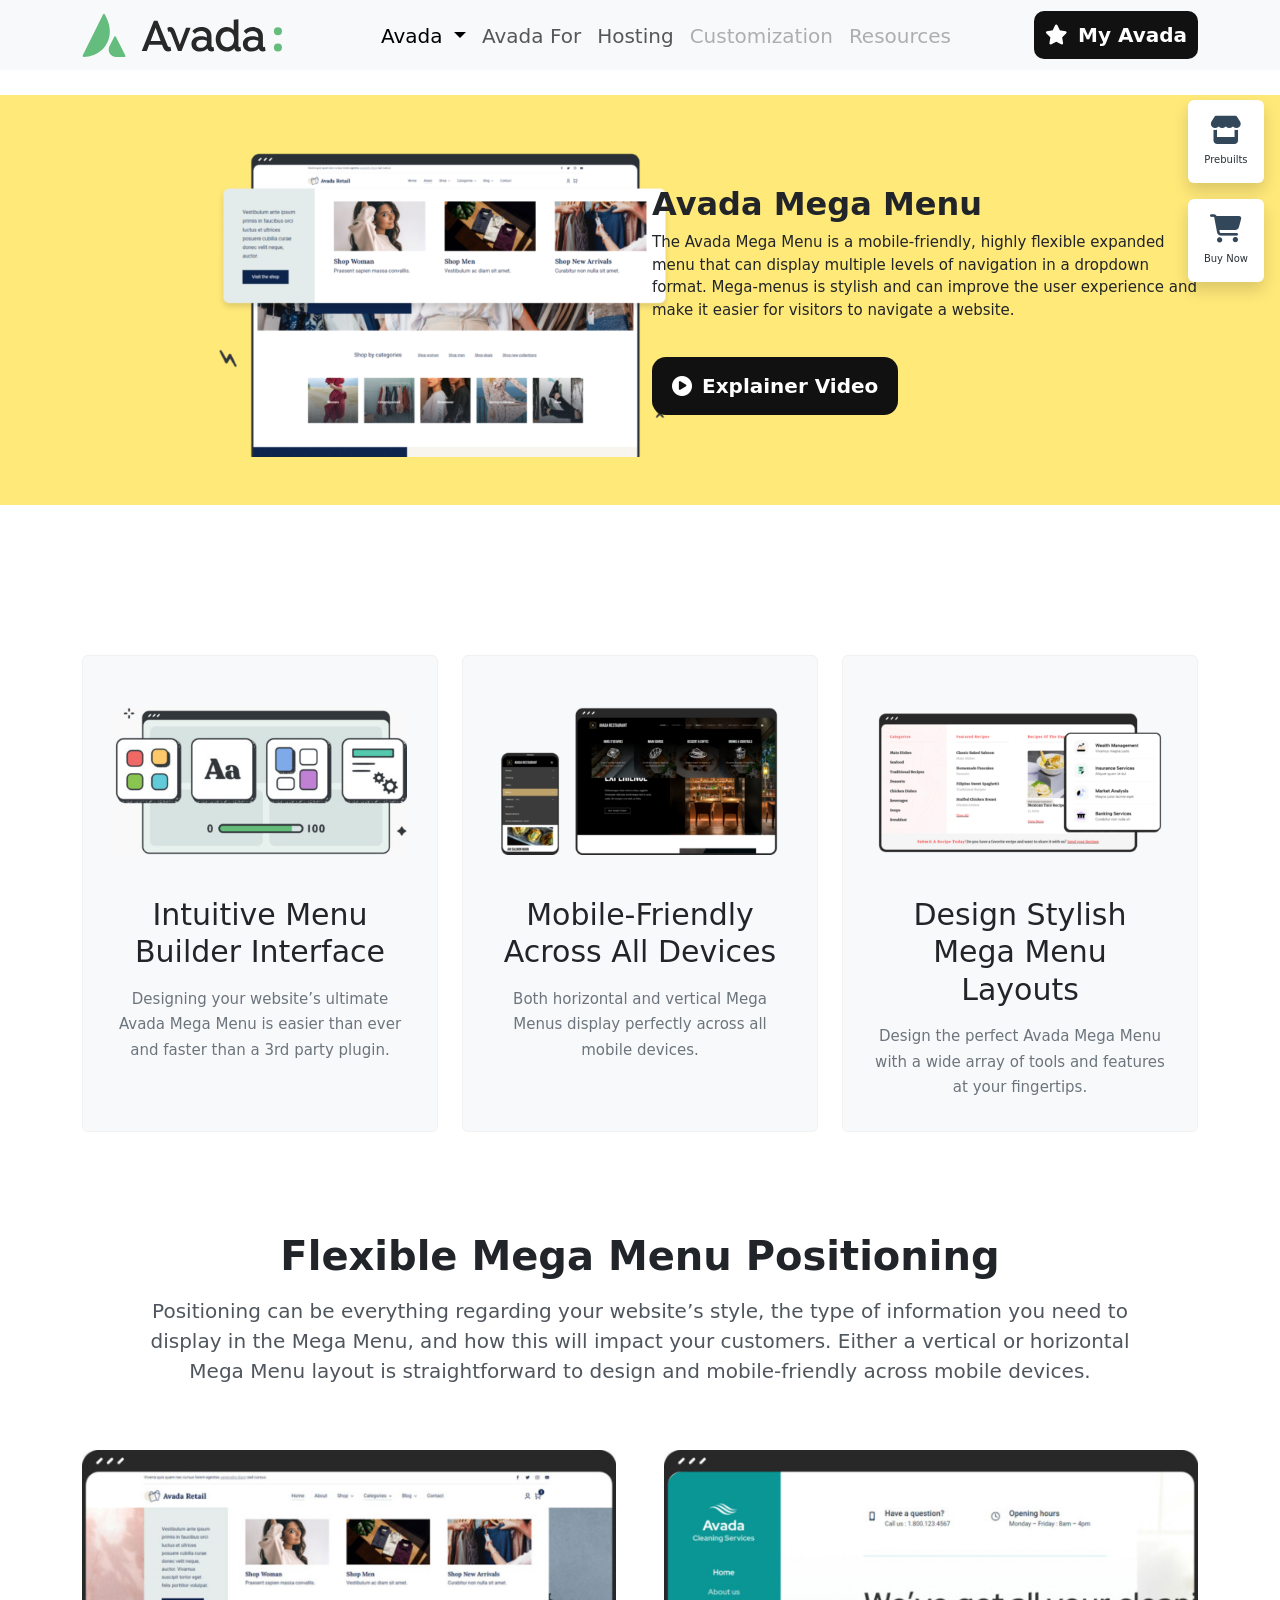
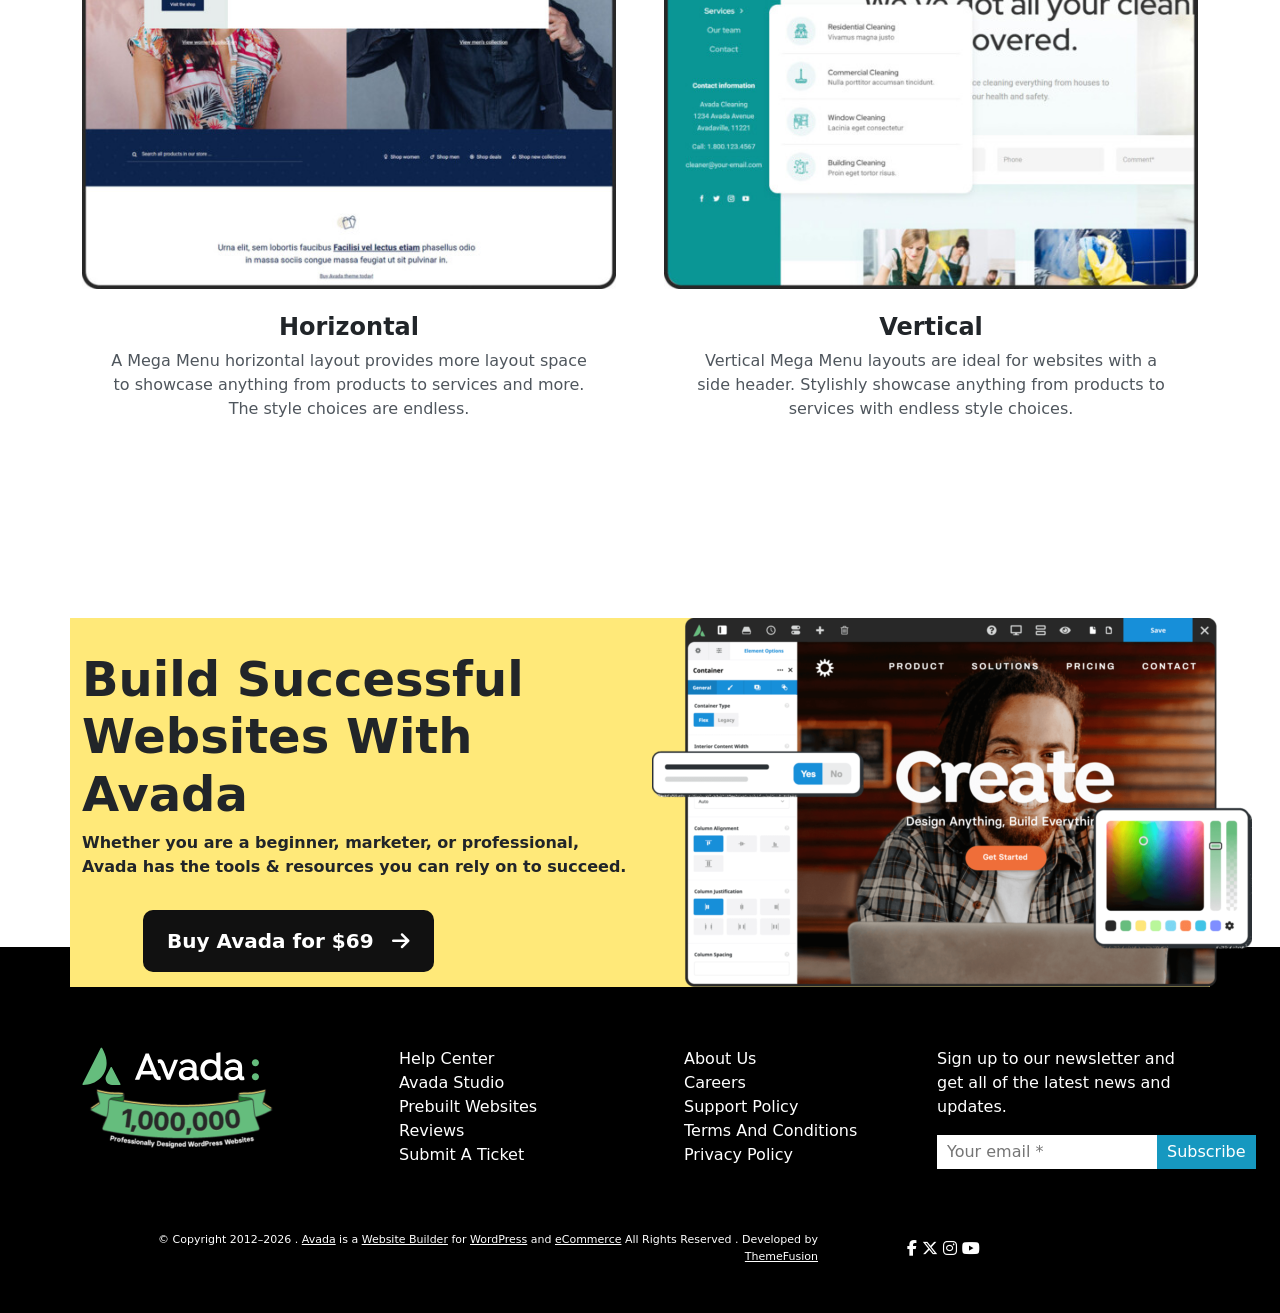
<file: mega-menu.html>
<!Doctype html>
<html lang="en">

<head>
    <meta charset="utf-8">
    <meta name="viewport" content="width=device-width, initial-scale=1">
    <meta name="description"
        content="Avada - The #1 Selling WordPress Theme. Build beautiful, professional websites with ease. Trusted by over 1,000,000 users.">
    <meta name="keywords" content="Avada, WordPress Theme, Website Builder, Drag and Drop Builder, Responsive Theme">
    <meta name="author" content="Anuj Kandari">
    <meta name="robots" content="index, follow">
    <meta name="theme-color" content="#4CAF50">

    <!-- Bootstrap CSS -->
    <link rel="stylesheet" href="https://cdnjs.cloudflare.com/ajax/libs/font-awesome/6.7.2/css/all.min.css">
    <link href="https://cdn.jsdelivr.net/npm/bootstrap@5.0.2/dist/css/bootstrap.min.css" rel="stylesheet">
    <link rel="stylesheet" href="css/style.css">

    <title>Mega Menu Builder</title>
</head>

<body>

    <!--Navbar section start here -->
    <section>
        <nav class="navbar navbar-expand-lg navbar-light bg-light">
            <div class="container">
                <a class="navbar-brand" href="index.html"><img src="images/avada-logo-svg.svg" class="img-fluid"></a>
                <button class="navbar-toggler" type="button" data-bs-toggle="collapse"
                    data-bs-target="#navbarSupportedContent" aria-controls="navbarSupportedContent"
                    aria-expanded="false" aria-label="Toggle navigation">
                    <span class="navbar-toggler-icon"></span>
                </button>
                <div class="collapse navbar-collapse" id="navbarSupportedContent">
                    <ul class="navbar-nav m-auto mb-2 mb-lg-0">

                        <li class="nav-item dropdown">
                            <a class="nav-link dropdown-toggle active" href="#" id="avadaDropdown" role="button"
                                data-bs-toggle="dropdown" aria-expanded="false">
                                Avada
                            </a>

                            <div class="dropdown-menu p-4 border-0 shadow-lg rounded-4" style="min-width:1100px;">

                                <div class="row">

                                    <!-- Column 1 -->
                                    <div class="col-lg-4">
                                        <a href="live-visual-builder.html" class="text-decoration-none text-dark">
                                            <div class="d-flex mb-4">
                                                <i class="fa-solid fa-wand-magic-sparkles fs-3 me-3 text-success"></i>
                                                <div>
                                                    <h6 class="fw-bold mb-1">Live Visual Builder</h6>
                                                    <small class="text-muted">The only limit is your imagination</small>
                                                </div>
                                            </div>
                                        </a>
                                        <a href="header-builder.html" class="text-decoration-none text-dark">
                                            <div class="d-flex mb-4">
                                                <i class="fa-solid fa-window-maximize fs-3 me-3 text-primary"></i>
                                                <div>
                                                    <h6 class="fw-bold mb-1">Header Builder</h6>
                                                    <small class="text-muted">Build custom header layouts</small>
                                                </div>
                                            </div>
                                        </a>
                                        <a href="footer-builder.html" class="text-decoration-none text-dark">
                                            <div class="d-flex mb-4">
                                                <i class="fa-solid fa-bars fs-3 me-3 text-danger"></i>
                                                <div>
                                                    <h6 class="fw-bold mb-1">Footer Builder</h6>
                                                    <small class="text-muted">Create a footer from scratch</small>
                                                </div>
                                            </div>
                                        </a>
                                        <a href="form-builder.html" class="text-decoration-none text-dark">
                                            <div class="d-flex">
                                                <i class="fa-solid fa-file-lines fs-3 me-3 text-warning"></i>
                                                <div>
                                                    <h6 class="fw-bold mb-1">Form Builder</h6>
                                                    <small class="text-muted">Forms that work effectively</small>
                                                </div>

                                            </div>
                                        </a>
                                        <a href="setup-wizard.html" class="text-decoration-none text-dark">
                                            <div class="d-flex">
                                                <i class="fa-solid fa-square-check fs-3 me-2"></i>
                                                <div>
                                                    <h6 class="fw-bold mb-1">Setup Wizard</h6>
                                                    <small class="text-muted">Build websites on the fly, and
                                                        fast</small>
                                                </div>

                                            </div>
                                        </a>
                                    </div>


                                    <!-- Column 2 -->
                                    <div class="col-lg-4">
                                        <a href="layout-builder.html" class="text-decoration-none text-dark">
                                            <div class="d-flex mb-4">
                                                <i class="fa-solid fa-layer-group fs-3 me-3 text-info"></i>
                                                <div>
                                                    <h6 class="fw-bold mb-1">Layout Builder</h6>
                                                    <small class="text-muted">Build stylish layouts</small>
                                                </div>
                                            </div>
                                        </a>
                                        <a href="mega-menu.html" class="text-decoration-none text-dark">
                                            <div class="d-flex mb-4">
                                                <i class="fa-solid fa-list fs-3 me-3 text-success"></i>
                                                <div>
                                                    <h6 class="fw-bold mb-1">Mega Menu Builder</h6>
                                                    <small class="text-muted">Build a custom mega menu</small>
                                                </div>
                                            </div>
                                        </a>
                                        <a href="woocommerce.html" class="text-decoration-none text-dark">
                                            <div class="d-flex mb-4">
                                                <i class="fa-solid fa-cart-shopping fs-3 me-3 text-primary"></i>
                                                <div>
                                                    <h6 class="fw-bold mb-1">WooCommerce Builder</h6>
                                                    <small class="text-muted">Start selling with Avada</small>
                                                </div>
                                            </div>
                                        </a>
                                        <a href="off-canvas.html" class="text-decoration-none text-dark">
                                            <div class="d-flex">
                                                <i class="fa-regular fa-rectangle-list me-3"></i>
                                                <div>
                                                    <h6 class="fw-bold mb-1">Off-Canvas Builder</h6>
                                                    <small class="text-muted">Captuer your visitors' attention</small>
                                                </div>
                                            </div>
                                        </a>
                                        <a href="performance-wizard.html" class="text-decoration-none text-dark">
                                            <div class="d-flex">
                                                <i class="fa-solid fa-bars-staggered me-3"></i>
                                                <div>
                                                    <h6 class="fw-bold mb-1">Performance Wizard</h6>
                                                    <small class="text-muted">Optimize your website easily</small>
                                                </div>
                                            </div>
                                        </a>
                                    </div>

                                    <!-- Column 3 -->
                                    <div class="col-lg-4">

                                        <div
                                            class="rounded-4 p-3 mb-3 bg-warning-subtle d-flex justify-content-between align-items-center">
                                            <div>
                                                <h6 class="fw-bold mb-1">Elements</h6>
                                                <small>150+ Design Elements</small>
                                            </div>
                                            <i class="fa-solid fa-cubes fs-2"></i>
                                        </div>

                                        <div
                                            class="rounded-4 p-3 mb-3 bg-success-subtle d-flex justify-content-between align-items-center">
                                            <div>
                                                <h6 class="fw-bold mb-1">Prebuilt Websites</h6>
                                                <small>113 Prebuilt Websites</small>
                                            </div>
                                            <i class="fa-solid fa-desktop fs-2"></i>
                                        </div>

                                        <div
                                            class="rounded-4 p-3 mb-3 bg-info-subtle d-flex justify-content-between align-items-center">
                                            <div>
                                                <h6 class="fw-bold mb-1">Avada Studio</h6>
                                                <small>639 Prebuilt Content Items</small>
                                            </div>
                                            <i class="fa-solid fa-laptop-code fs-2"></i>
                                        </div>

                                        <div
                                            class="rounded-4 p-3 bg-primary-subtle d-flex justify-content-between align-items-center">
                                            <div>
                                                <h6 class="fw-bold mb-1">What's New</h6>
                                                <small>Our latest Avada update</small>
                                            </div>
                                            <i class="fa-solid fa-star fs-2"></i>
                                        </div>

                                    </div>
                                    <div class=" col-12 mx-auto">
                                        <button class="button primary-btn w-100 py-4" type="button">
                                            Explore More Features
                                            <i class="fa-solid fa-arrow-right ms-2"></i>
                                        </button>
                                    </div>

                                </div>


                            </div>
                        </li>
                        <li class="nav-item">
                            <a class="nav-link" href="#">Avada For</a>
                        </li>
                        <li class="nav-item">
                            <a class="nav-link" href="#">Hosting</a>
                        </li>
                        <li class="nav-item">
                            <a class="nav-link disabled" href="#" tabindex="-1" aria-disabled="true"> Customization</a>
                        </li>
                        <li class="nav-item">
                            <a class="nav-link disabled" href="#" tabindex="-1" aria-disabled="true"> Resources</a>
                        </li>
                    </ul>
                    <div class="star">
                        <a href="#" class="star-btn">
                            <i class="fa-solid fa-star"></i>
                            My Avada
                        </a>
                    </div>
                </div>
            </div>
        </nav>
    </section>
    <!--Navbar section close here -->

    <!-- Floating Sidebar Start here -->
    <section>

        <div class="floating-bar position-fixed end-0  me-3">

            <a href="#"
                class="float-box d-flex flex-column align-items-center justify-content-center bg-white rounded shadow text-decoration-none p-3 mb-3">
                <i class="fa-solid fa-store fs-3"></i>
                <span class="small mt-2">Prebuilts</span>
            </a>

            <a href="#"
                class="float-box d-flex flex-column align-items-center justify-content-center bg-white rounded shadow text-decoration-none p-3">
                <i class="fa-solid fa-cart-shopping fs-3"></i>
                <span class="small mt-2">Buy Now</span>
            </a>

        </div>

    </section>
    <!-- Floating Sidebar close here -->

    <!-- live-visual-build -Website section start here -->
    <section class="builder-section">
        <div class="container-fluid">
            <div class="row align-items-center">
                <!-- Right Image -->

                <div class="col-lg-6 col-md-12 ps-lg-5">
                    <div class="menu-img m-20">
                        <img src="images/mega-menu-3.png" class="img-fluid py-5 ms-5 d-block" alt="Avada Image">
                    </div>
                </div>
                <!-- Left Content -->
                <div class="col-lg-6 col-md-12 ">
                    <div class="menu-contant">
                        <h2>
                            Avada Mega Menu
                        </h2>

                        <p>
                            The Avada Mega Menu is a mobile-friendly, highly flexible expanded <br> menu that can
                            display
                            multiple levels of navigation in a dropdown <br> format. Mega-menus is stylish and can
                            improve
                            the user experience and <br> make it easier for visitors to navigate a website.
                        </p>
                        <div class="btn-explainer">
                            <a href="#" class="explainer-btn">
                                <i class="fa-solid fa-circle-play"></i>
                                <span>Explainer Video</span>

                            </a>
                        </div>
                    </div>
                </div>
            </div>
        </div>
    </section>
    <!-- live-visual-build -Website section close here -->

    <!-- group-card section start here -->
    <section class="gride-card">
        <div class="container">
            <div class="row row-cols-1 row-cols-md-3 g-4">

                <!-- Card 1 -->
                <div class="col">
                    <div class="shadow-box p-3 bg-light rounded h-100">
                        <!-- <div class="hero-title"> -->
                        <img src="images/feature-2-4.jpg" class="card-img-top" alt="...">

                        <div class="card-body">
                            <h3 class="card-title text-center">
                                Intuitive Menu Builder Interface
                            </h3>

                            <p class="card-text text-center mt-3 text-secondary">
                                Designing your website’s ultimate <br> Avada Mega Menu is easier than ever <br> and
                                faster
                                than a 3rd party plugin.
                            </p>
                        </div>
                        <!-- </div> -->
                    </div>
                </div>


                <!-- Card 2 -->
                <div class="col">
                    <div class="shadow-box p-3 bg-light rounded h-100">
                        <!-- <div class="hero-title"> -->
                        <img src="images/mega-menu-3-400x202.webp" class="card-img-top" alt="...">

                        <div class="card-body">
                            <h3 class="card-title text-center">
                                Mobile-Friendly Across All Devices
                            </h3>

                            <p class="card-text text-center mt-3 text-secondary">
                                Both horizontal and vertical Mega <br> Menus display perfectly across all <br> mobile
                                devices.
                            </p>
                        </div>
                        <!-- </div> -->
                    </div>
                </div>


                <!-- Card 3 -->
                <div class="col">
                    <div class="shadow-box p-3 bg-light rounded h-100">
                        <!-- <div class="hero-title"> -->
                        <img src="images/design-stylish-mega-menu-layouts-400x202.webp" class="card-img-top" alt="...">

                        <div class="card-body">
                            <h3 class="card-title text-center">
                                Design Stylish Mega Menu Layouts
                            </h3>

                            <p class="card-text text-center mt-3 text-secondary">
                                Design the perfect Avada Mega Menu <br> with a wide array of tools and features <br> at
                                your
                                fingertips.
                            </p>
                        </div>
                        <!-- </div> -->
                    </div>
                </div>

            </div>
        </div>
    </section>


    <!-- group-card section close here-->

    <!-- flexible section start here -->
    <section class="flexible">
        <div class="container">
            <div class="row">
                <div class="col-12">
                    <h2 class="fs-1 fw-bold text-center mb-3">
                        Flexible Mega Menu Positioning
                    </h2>
                    <p class="f-color fs-5 text-center">
                        Positioning can be everything regarding your website’s style,
                        the type of information you need to <br>
                        display in the Mega Menu, and how this will impact your customers.
                        Either a vertical or horizontal <br>
                        Mega Menu layout is straightforward to design and mobile-friendly
                        across mobile devices.
                    </p>
                </div>
            </div>

            <div class="row gx-5 mt-5">
                <div class="col-md-6">
                    <div class="flexible-menu text-center">
                        <img src="images/mega-menu-1-600x493.jpg" class="img-fluid card-image mx-auto d-block"
                            alt="Horizontal Mega Menu">
                        <h3 class="fw-semibold fs-4 mt-4">
                            Horizontal
                        </h3>
                        <p class="mt-2 f-color">
                            A Mega Menu horizontal layout provides more layout
                            space <br> to showcase anything from products to services
                            and more. <br> The style choices are endless.
                        </p>

                    </div>
                </div>

                <div class="col-md-6">
                    <div class="flexible-menu text-center">
                        <img src="images/mega-menu-2-600x493.jpg" class="img-fluid card-image mx-auto d-block"
                            alt="Vertical Mega Menu">
                        <h3 class="fw-semibold fs-4 mt-4">
                            Vertical
                        </h3>
                        <p class="mt-2 f-color">
                            Vertical Mega Menu layouts are ideal for websites with
                            a <br> side header. Stylishly showcase anything from products
                            to <br> services with endless style choices.
                        </p>
                    </div>
                </div>
            </div>
        </div>
    </section>
    <!-- flexible section close here -->



    <!-- Build -Website section start here -->
    <section class="image-footer">
        <div class="bannercont">
            <div class="container">
                <div class="row align-items-center">

                    <!-- Left Content -->
                    <div class="col-lg-6 col-md-12">
                        <h2 class="display-5 fw-bold pt-4">
                            Build Successful <br> Websites With Avada
                        </h2>

                        <p class="fw-semibold mb-4">
                            Whether you are a beginner, marketer, or professional,
                            Avada has the tools & resources you can rely on to succeed.
                        </p>
                        <div class="btn">
                            <a href="#" class="btn-dark px-4 py-3 ms-md-5">
                                Buy Avada for $69
                                <i class="fa-solid fa-arrow-right ms-2"></i>
                            </a>
                        </div>
                    </div>
                    <!-- Right Image -->
                    <div class="col-lg-6 col-md-12 text-center">
                        <img src="images/footer-cta-600x369.webp" alt="Avada Image">
                    </div>

                </div>
            </div>
        </div>
    </section>
    <!-- Build -Website section close here -->

    <!-- footer section start here -->
    <footer class=" footer-bg pb-5">
        <div class="container">
            <div class="row gy-5">
                <div class="col-lg-3 col-md-6">
                    <!-- Logo -->
                    <div class="footer-col footer-logo">
                        <a href="#">
                            <img src="images/avada-logo-light-svg.svg" alt="Avada Logo">
                        </a>

                        <img src="images/avada-million-sales-milestone-ribbon-small-200x67.webp" alt="1 Million Users">
                    </div>

                </div>

                <div class="col-lg-3 col-md-6">
                    <!-- Links -->
                    <div class="footer-col">
                        <div class="footer-link">
                            <ul>
                                <li><a href="#">Help Center</a></li>
                                <li><a href="#">Avada Studio</a></li>
                                <li><a href="#">Prebuilt Websites</a></li>
                                <li><a href="#">Reviews</a></li>
                                <li><a href="#">Submit A Ticket</a></li>
                            </ul>
                        </div>
                    </div>
                </div>

                <div class="col-lg-3 col-md-6">
                    <!-- Links -->
                    <div class="footer-col">
                        <div class="footer-link">
                            <ul>
                                <li><a href="#">About Us</a></li>
                                <li><a href="#">Careers</a></li>
                                <li><a href="#">Support Policy</a></li>
                                <li><a href="#">Terms And Conditions</a></li>
                                <li><a href="#">Privacy Policy</a></li>
                            </ul>
                        </div>
                    </div>

                </div>

                <div class="col-lg-3 col-md-6">
                    <!-- Newsletter -->
                    <div class="footer-col newsletter">

                        <p>
                            Sign up to our newsletter and get all of the latest
                            news and updates.
                        </p>

                        <form class="subscribe-form">
                            <input type="email" placeholder="Your email *">
                            <button type="submit">Subscribe</button>
                        </form>
                    </div>
                </div>
            </div>
            <!--copyright raw-->

            <div class="row align-items-center pt-5 mt- border-top">

                <div class="col-lg-8 text-center text-lg-end">
                    <!-- Copyright -->
                    <div class="footer-bottom">
                        <div class="copyright">
                            © Copyright 2012–2026 .
                            <a href="#">Avada</a> is a
                            <a href="#">Website Builder</a> for
                            <a href="#">WordPress</a> and
                            <a href="#">eCommerce</a>
                            All Rights Reserved .
                            Developed by <a href="#">ThemeFusion</a>
                        </div>
                    </div>
                </div>

                <div class="col-lg-4 text-center text-lg-start">
                    <!-- Social Icons -->
                    <div class="social-icons">
                        <a href="#"><i class="fa-brands fa-facebook-f"></i></a>
                        <a href="#"><i class="fa-brands fa-x-twitter"></i></a>
                        <a href="#"><i class="fa-brands fa-instagram"></i></a>
                        <a href="#"><i class="fa-brands fa-youtube"></i></a>
                    </div>
                </div>

            </div>
        </div>

    </footer>
    <!-- footer section start here -->

    <!-- Optional JavaScript; choose one of the two! -->

    <!-- Option 1: Bootstrap Bundle with Popper -->
    <script src="https://cdn.jsdelivr.net/npm/bootstrap@5.0.2/dist/js/bootstrap.bundle.min.js"></script>
    <script src="script/script.js"></script>

    <!-- Option 2: Separate Popper and Bootstrap JS -->
    <!--
    <script src="https://cdn.jsdelivr.net/npm/@popperjs/core@2.9.2/dist/umd/popper.min.js" integrity="sha384-IQsoLXl5PILFhosVNubq5LC7Qb9DXgDA9i+tQ8Zj3iwWAwPtgFTxbJ8NT4GN1R8p" crossorigin="anonymous"></script>
    <script src="https://cdn.jsdelivr.net/npm/bootstrap@5.0.2/dist/js/bootstrap.min.js" integrity="sha384-cVKIPhGWiC2Al4u+LWgxfKTRIcfu0JTxR+EQDz/bgldoEyl4H0zUF0QKbrJ0EcQF" crossorigin="anonymous"></script>
    -->
</body>

</html>
</file>
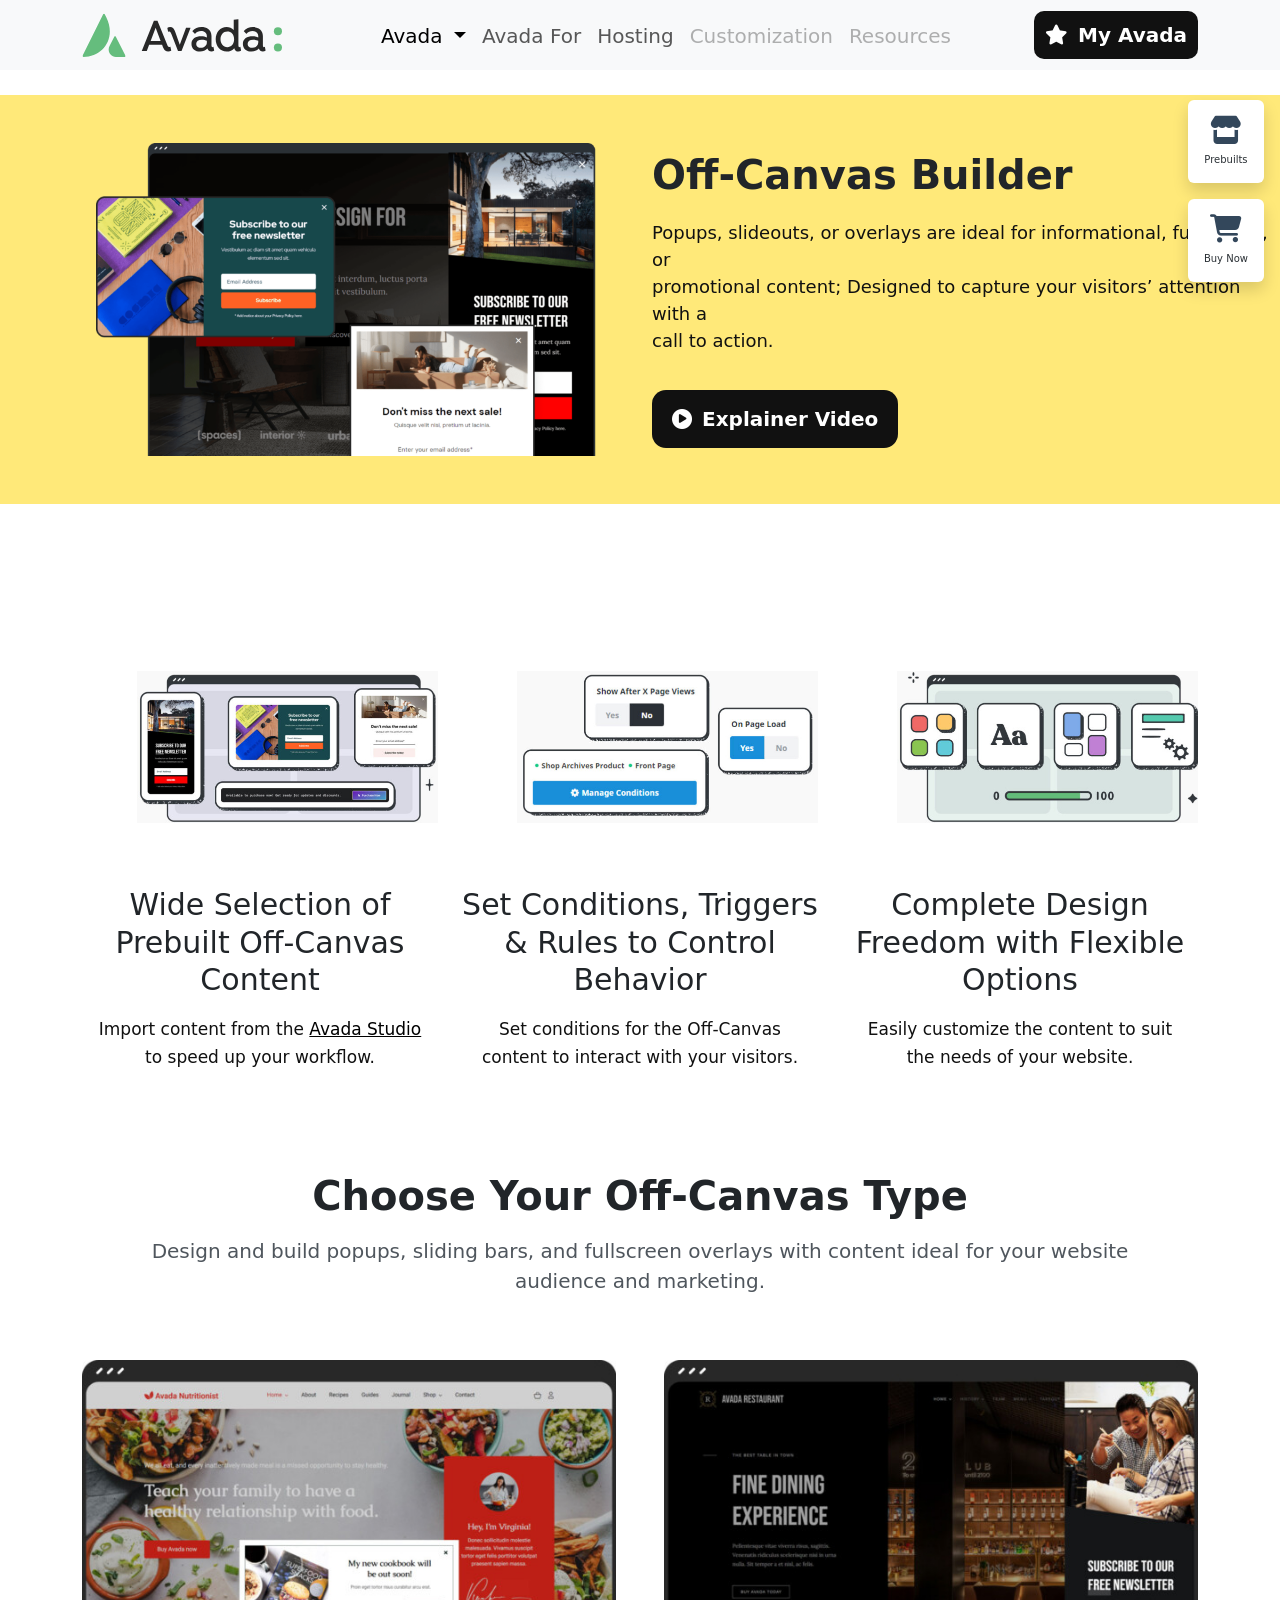
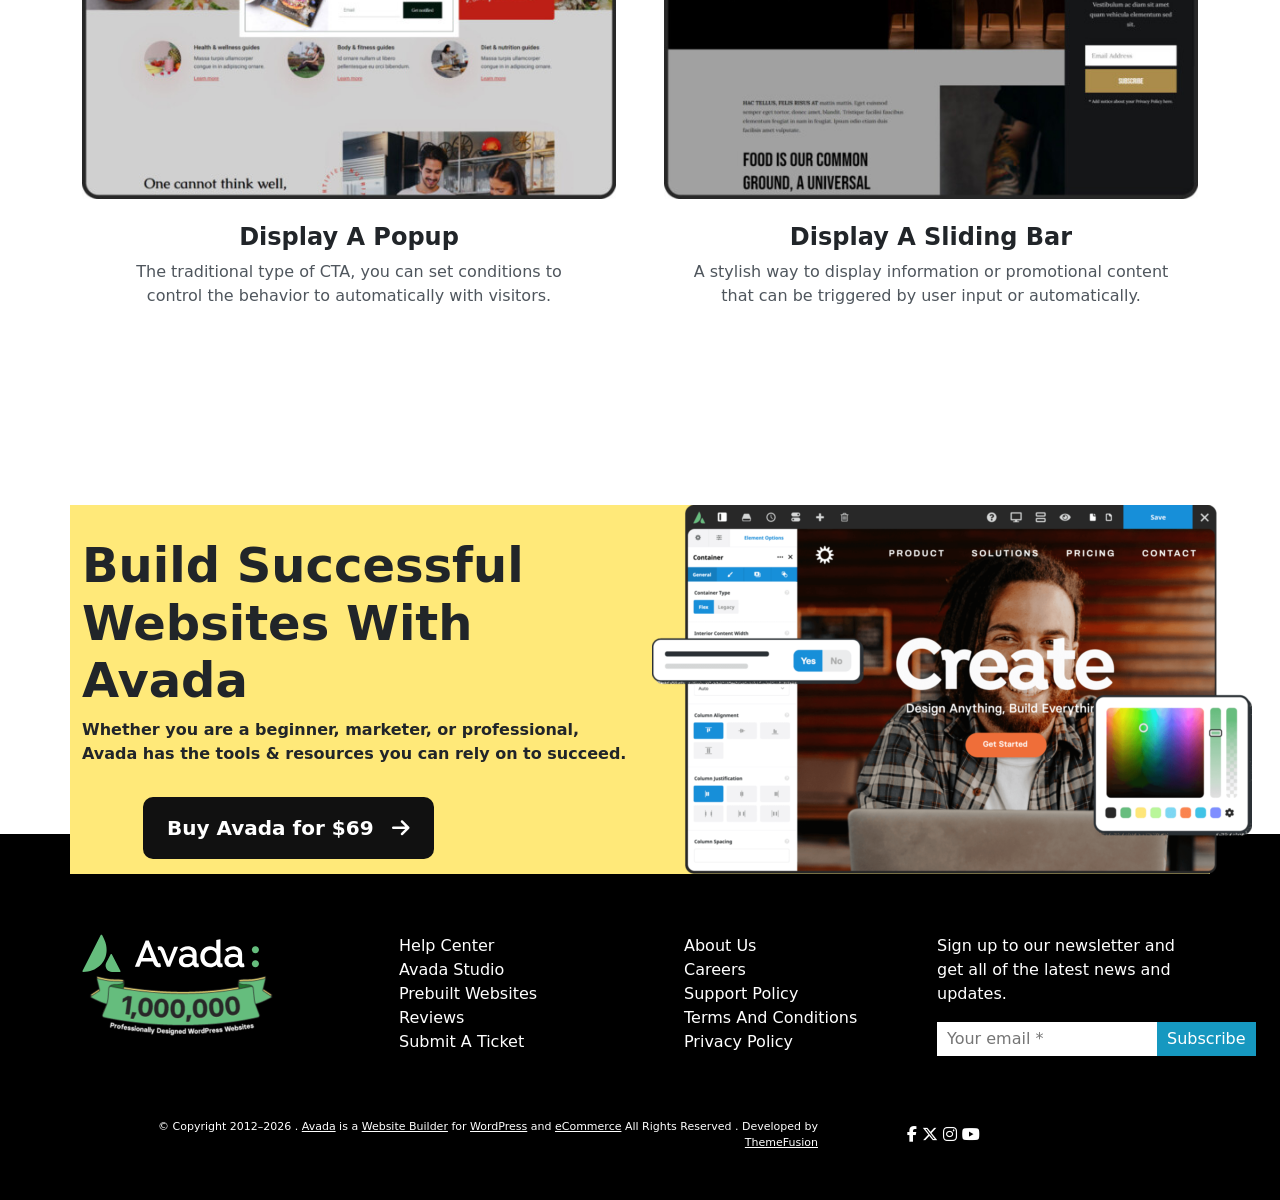
<file: off-canvas.html>
<!Doctype html>
<html lang="en">

<head>
    <meta charset="utf-8">
    <meta name="viewport" content="width=device-width, initial-scale=1">
    <meta name="description"
        content="Avada - The #1 Selling WordPress Theme. Build beautiful, professional websites with ease. Trusted by over 1,000,000 users.">
    <meta name="keywords" content="Avada, WordPress Theme, Website Builder, Drag and Drop Builder, Responsive Theme">
    <meta name="author" content="Anuj Kandari">
    <meta name="robots" content="index, follow">
    <meta name="theme-color" content="#4CAF50">

    <!-- Bootstrap CSS -->
    <link rel="stylesheet" href="https://cdnjs.cloudflare.com/ajax/libs/font-awesome/6.7.2/css/all.min.css">
    <link href="https://cdn.jsdelivr.net/npm/bootstrap@5.0.2/dist/css/bootstrap.min.css" rel="stylesheet">
    <link rel="stylesheet" href="css/style.css">

    <title>Off-Canvas</title>
</head>

<body>

    <!--Navbar section start here -->
    <section>
        <nav class="navbar navbar-expand-lg navbar-light bg-light">
            <div class="container">
                <a class="navbar-brand" href="index.html"><img src="images/avada-logo-svg.svg" class="img-fluid"></a>
                <button class="navbar-toggler" type="button" data-bs-toggle="collapse"
                    data-bs-target="#navbarSupportedContent" aria-controls="navbarSupportedContent"
                    aria-expanded="false" aria-label="Toggle navigation">
                    <span class="navbar-toggler-icon"></span>
                </button>
                <div class="collapse navbar-collapse" id="navbarSupportedContent">
                    <ul class="navbar-nav m-auto mb-2 mb-lg-0">

                        <li class="nav-item dropdown">
                            <a class="nav-link dropdown-toggle active" href="#" id="avadaDropdown" role="button"
                                data-bs-toggle="dropdown" aria-expanded="false">
                                Avada
                            </a>

                            <div class="dropdown-menu p-4 border-0 shadow-lg rounded-4" style="min-width:1100px;">

                                <div class="row">

                                    <!-- Column 1 -->
                                    <div class="col-lg-4">
                                        <a href="live-visual-builder.html" class="text-decoration-none text-dark">
                                            <div class="d-flex mb-4">
                                                <i class="fa-solid fa-wand-magic-sparkles fs-3 me-3 text-success"></i>
                                                <div>
                                                    <h6 class="fw-bold mb-1">Live Visual Builder</h6>
                                                    <small class="text-muted">The only limit is your imagination</small>
                                                </div>
                                            </div>
                                        </a>
                                        <a href="header-builder.html" class="text-decoration-none text-dark">
                                            <div class="d-flex mb-4">
                                                <i class="fa-solid fa-window-maximize fs-3 me-3 text-primary"></i>
                                                <div>
                                                    <h6 class="fw-bold mb-1">Header Builder</h6>
                                                    <small class="text-muted">Build custom header layouts</small>
                                                </div>
                                            </div>
                                        </a>
                                        <a href="footer-builder.html" class="text-decoration-none text-dark">
                                            <div class="d-flex mb-4">
                                                <i class="fa-solid fa-bars fs-3 me-3 text-danger"></i>
                                                <div>
                                                    <h6 class="fw-bold mb-1">Footer Builder</h6>
                                                    <small class="text-muted">Create a footer from scratch</small>
                                                </div>
                                            </div>
                                        </a>
                                        <a href="form-builder.html" class="text-decoration-none text-dark">
                                            <div class="d-flex">
                                                <i class="fa-solid fa-file-lines fs-3 me-3 text-warning"></i>
                                                <div>
                                                    <h6 class="fw-bold mb-1">Form Builder</h6>
                                                    <small class="text-muted">Forms that work effectively</small>
                                                </div>

                                            </div>
                                        </a>
                                        <a href="setup-wizard.html" class="text-decoration-none text-dark">
                                            <div class="d-flex">
                                                <i class="fa-solid fa-square-check fs-3 me-2"></i>
                                                <div>
                                                    <h6 class="fw-bold mb-1">Setup Wizard</h6>
                                                    <small class="text-muted">Build websites on the fly, and
                                                        fast</small>
                                                </div>

                                            </div>
                                        </a>
                                    </div>


                                    <!-- Column 2 -->
                                    <div class="col-lg-4">
                                        <a href="layout-builder.html" class="text-decoration-none text-dark">
                                            <div class="d-flex mb-4">
                                                <i class="fa-solid fa-layer-group fs-3 me-3 text-info"></i>
                                                <div>
                                                    <h6 class="fw-bold mb-1">Layout Builder</h6>
                                                    <small class="text-muted">Build stylish layouts</small>
                                                </div>
                                            </div>
                                        </a>
                                        <a href="mega-menu.html" class="text-decoration-none text-dark">
                                            <div class="d-flex mb-4">
                                                <i class="fa-solid fa-list fs-3 me-3 text-success"></i>
                                                <div>
                                                    <h6 class="fw-bold mb-1">Mega Menu Builder</h6>
                                                    <small class="text-muted">Build a custom mega menu</small>
                                                </div>
                                            </div>
                                        </a>
                                        <a href="woocommerce.html" class="text-decoration-none text-dark">
                                            <div class="d-flex mb-4">
                                                <i class="fa-solid fa-cart-shopping fs-3 me-3 text-primary"></i>
                                                <div>
                                                    <h6 class="fw-bold mb-1">WooCommerce Builder</h6>
                                                    <small class="text-muted">Start selling with Avada</small>
                                                </div>
                                            </div>
                                        </a>
                                        <a href="off-canvas.html" class="text-decoration-none text-dark">
                                            <div class="d-flex">
                                                <i class="fa-regular fa-rectangle-list me-3"></i>
                                                <div>
                                                    <h6 class="fw-bold mb-1">Off-Canvas Builder</h6>
                                                    <small class="text-muted">Captuer your visitors' attention</small>
                                                </div>
                                            </div>
                                        </a>
                                        <a href="performance-wizard.html" class="text-decoration-none text-dark">
                                            <div class="d-flex">
                                                <i class="fa-solid fa-bars-staggered me-3"></i>
                                                <div>
                                                    <h6 class="fw-bold mb-1">Performance Wizard</h6>
                                                    <small class="text-muted">Optimize your website easily</small>
                                                </div>
                                            </div>
                                        </a>
                                    </div>

                                    <!-- Column 3 -->
                                    <div class="col-lg-4">

                                        <div
                                            class="rounded-4 p-3 mb-3 bg-warning-subtle d-flex justify-content-between align-items-center">
                                            <div>
                                                <h6 class="fw-bold mb-1">Elements</h6>
                                                <small>150+ Design Elements</small>
                                            </div>
                                            <i class="fa-solid fa-cubes fs-2"></i>
                                        </div>

                                        <div
                                            class="rounded-4 p-3 mb-3 bg-success-subtle d-flex justify-content-between align-items-center">
                                            <div>
                                                <h6 class="fw-bold mb-1">Prebuilt Websites</h6>
                                                <small>113 Prebuilt Websites</small>
                                            </div>
                                            <i class="fa-solid fa-desktop fs-2"></i>
                                        </div>

                                        <div
                                            class="rounded-4 p-3 mb-3 bg-info-subtle d-flex justify-content-between align-items-center">
                                            <div>
                                                <h6 class="fw-bold mb-1">Avada Studio</h6>
                                                <small>639 Prebuilt Content Items</small>
                                            </div>
                                            <i class="fa-solid fa-laptop-code fs-2"></i>
                                        </div>

                                        <div
                                            class="rounded-4 p-3 bg-primary-subtle d-flex justify-content-between align-items-center">
                                            <div>
                                                <h6 class="fw-bold mb-1">What's New</h6>
                                                <small>Our latest Avada update</small>
                                            </div>
                                            <i class="fa-solid fa-star fs-2"></i>
                                        </div>

                                    </div>
                                    <div class=" col-12 mx-auto">
                                        <button class="button primary-btn w-100 py-4" type="button">
                                            Explore More Features
                                            <i class="fa-solid fa-arrow-right ms-2"></i>
                                        </button>
                                    </div>

                                </div>


                            </div>
                        </li>
                        <li class="nav-item">
                            <a class="nav-link" href="#">Avada For</a>
                        </li>
                        <li class="nav-item">
                            <a class="nav-link" href="#">Hosting</a>
                        </li>
                        <li class="nav-item">
                            <a class="nav-link disabled" href="#" tabindex="-1" aria-disabled="true"> Customization</a>
                        </li>
                        <li class="nav-item">
                            <a class="nav-link disabled" href="#" tabindex="-1" aria-disabled="true"> Resources</a>
                        </li>
                    </ul>
                    <div class="star">
                        <a href="#" class="star-btn">
                            <i class="fa-solid fa-star"></i>
                            My Avada
                        </a>
                    </div>
                </div>
            </div>
        </nav>
    </section>
    <!--Navbar section close here -->

    <!-- Floating Sidebar Start here -->

    <section>

        <div class="floating-bar position-fixed end-0  me-3">

            <a href="#"
                class="float-box d-flex flex-column align-items-center justify-content-center bg-white rounded shadow text-decoration-none p-3 mb-3">
                <i class="fa-solid fa-store fs-3"></i>
                <span class="small mt-2">Prebuilts</span>
            </a>

            <a href="#"
                class="float-box d-flex flex-column align-items-center justify-content-center bg-white rounded shadow text-decoration-none p-3">
                <i class="fa-solid fa-cart-shopping fs-3"></i>
                <span class="small mt-2">Buy Now</span>
            </a>

        </div>

    </section>
    
    <!-- Floating Sidebar close here -->

    <!-- live-visual-build -Website section start here -->

    <section class="builder-section">
        <div class="container-fluid">
            <div class="row align-items-center">
                <!-- Right Image -->

                <div class="col-lg-6 col-md-12 ps-lg-5">
                    <div class="layout-img">
                        <img src="images/off-canvas-hero-800x501.png" class="img-fluid py-5 ms-5 d-block"
                            alt="Avada Image">
                    </div>
                </div>
                <!-- Left Content -->
                <div class="col-lg-6 col-md-12 ">
                    <div class="builder-contant">
                        <h2>
                            Off-Canvas Builder
                        </h2>

                        <p>
                            Popups, slideouts, or overlays are ideal for informational, functional, or <br> promotional
                            content; Designed to capture your visitors’ attention with a <br> call to action.
                        </p>
                        <div class="btn-explainer">
                            <a href="#" class="explainer-btn">
                                <i class="fa-solid fa-circle-play"></i>
                                <span>Explainer Video</span>

                            </a>
                        </div>
                    </div>
                </div>
            </div>
        </div>
    </section>

    <!-- live-visual-build -Website section close here -->

    <!-- group-card section start here -->

    <section class="canvas-off">
        <div class="container">
            <div class="row row-cols-3 pt-5">
                <div class="col">
                    <div class="hero-title">
                        <img src="images/feature-7-600x303.jpg" class="card-img-top" alt="...">
                        <!-- <i class="fa-solid fa-shapes icon m-left "></i> -->
                        <div class="card-body">
                            <h3 class="card-title text-center mt-4">Wide Selection of Prebuilt Off-Canvas Content</h3>

                            <p class="card-text text-center  mt-3">Import content from the
                                <a href="https://avada.studio/" target="_blank" rel="noopener noreferrer">Avada
                                    Studio</a><br>
                                to speed up your workflow.
                            </p>
                        </div>
                    </div>
                </div>
                <div class="hero-title">
                    <div class="col">
                        <img src="images/feature-8-600x303.jpg" class="card-img-top" alt="...">
                        <!-- <i class="fa-solid fa-image icon m-left"></i> -->
                        <div class="card-body">
                            <h3 class="card-title text-center mt-4">Set Conditions, Triggers & Rules to Control Behavior
                            </h3>
                            <p class="card-text text-center  mt-3">Set conditions for the Off-Canvas <br> content to
                                interact
                                with your visitors.
                            </p>
                        </div>
                    </div>
                </div>
                <div class="hero-title">
                    <div class="col">
                        <img src="images/feature-2-600x303 (1).jpg" class="card-img-top" alt="...">
                        <!-- <i class="fa-solid fa-copy  icon m-left"></i> -->
                        <div class="card-body">
                            <h3 class="card-title text-center mt-4">Complete Design Freedom with Flexible Options</h3>
                            <p class="card-text text-center mt-3">Easily customize the content to suit <br> the needs of
                                your
                                website.
                            </p>
                        </div>
                    </div>
                </div>
            </div>
        </div>
    </section>

    <!-- group-card section close here-->

    <!-- flexible section start here -->

    <section class="flexible">
        <div class="container">
            <div class="row">
                <div class="col-12">
                    <h2 class="fs-1 fw-bold text-center mb-3">
                        Choose Your Off-Canvas Type
                    </h2>
                    <p class="f-color fs-5 text-center">
                        Design and build popups, sliding bars, and fullscreen overlays with content ideal for your
                        website <br> audience and marketing.
                    </p>
                </div>
            </div>

            <div class="row gx-5 mt-5">
                <div class="col-md-6">
                    <div class="flexible-menu text-center">
                        <img src="images/popup-600x493.jpg" class="img-fluid card-image mx-auto d-block"
                            alt="Horizontal Mega Menu">
                        <h3 class="fw-semibold fs-4 mt-4">
                            Display A Popup
                        </h3>
                        <p class="mt-2 f-color">
                            The traditional type of CTA, you can set conditions to <br> control the behavior to
                            automatically
                            with visitors.
                        </p>

                    </div>
                </div>

                <div class="col-md-6">
                    <div class="flexible-menu text-center">
                        <img src="images/sliding-bar-600x493.jpg" class="img-fluid card-image mx-auto d-block"
                            alt="Vertical Mega Menu">
                        <h3 class="fw-semibold fs-4 mt-4">
                            Display A Sliding Bar
                        </h3>
                        <p class="mt-2 f-color">
                            A stylish way to display information or promotional content <br> that can be triggered by
                            user input or automatically.
                        </p>
                    </div>
                </div>
            </div>
        </div>
    </section>
    <!-- flexible section close here -->


    <!-- Build -Website section start here -->
    <section class="image-footer">
        <div class="bannercont">
            <div class="container">
                <div class="row align-items-center">

                    <!-- Left Content -->
                    <div class="col-lg-6 col-md-12">
                        <h2 class="display-5 fw-bold pt-4">
                            Build Successful <br> Websites With Avada
                        </h2>

                        <p class="fw-semibold mb-4">
                            Whether you are a beginner, marketer, or professional,
                            Avada has the tools & resources you can rely on to succeed.
                        </p>
                        <div class="btn">
                            <a href="#" class="btn-dark px-4 py-3 ms-md-5">
                                Buy Avada for $69
                                <i class="fa-solid fa-arrow-right ms-2"></i>
                            </a>
                        </div>
                    </div>
                    <!-- Right Image -->
                    <div class="col-lg-6 col-md-12 text-center">
                        <img src="images/footer-cta-600x369.webp" alt="Avada Image">
                    </div>

                </div>
            </div>
        </div>
    </section>
    <!-- Build -Website section close here -->

    <!-- footer section start here -->
    <footer class=" footer-bg pb-5">
        <div class="container">
            <div class="row gy-5">
                <div class="col-lg-3 col-md-6">
                    <!-- Logo -->
                    <div class="footer-col footer-logo">
                        <a href="#">
                            <img src="images/avada-logo-light-svg.svg" alt="Avada Logo">
                        </a>

                        <img src="images/avada-million-sales-milestone-ribbon-small-200x67.webp" alt="1 Million Users">
                    </div>

                </div>

                <div class="col-lg-3 col-md-6">
                    <!-- Links -->
                    <div class="footer-col">
                        <div class="footer-link">
                            <ul>
                                <li><a href="#">Help Center</a></li>
                                <li><a href="#">Avada Studio</a></li>
                                <li><a href="#">Prebuilt Websites</a></li>
                                <li><a href="#">Reviews</a></li>
                                <li><a href="#">Submit A Ticket</a></li>
                            </ul>
                        </div>
                    </div>
                </div>

                <div class="col-lg-3 col-md-6">
                    <!-- Links -->
                    <div class="footer-col">
                        <div class="footer-link">
                            <ul>
                                <li><a href="#">About Us</a></li>
                                <li><a href="#">Careers</a></li>
                                <li><a href="#">Support Policy</a></li>
                                <li><a href="#">Terms And Conditions</a></li>
                                <li><a href="#">Privacy Policy</a></li>
                            </ul>
                        </div>
                    </div>

                </div>

                <div class="col-lg-3 col-md-6">
                    <!-- Newsletter -->
                    <div class="footer-col newsletter">

                        <p>
                            Sign up to our newsletter and get all of the latest
                            news and updates.
                        </p>

                        <form class="subscribe-form">
                            <input type="email" placeholder="Your email *">
                            <button type="submit">Subscribe</button>
                        </form>
                    </div>
                </div>
            </div>
            <!--copyright raw-->

            <div class="row align-items-center pt-5 mt- border-top">

                <div class="col-lg-8 text-center text-lg-end">
                    <!-- Copyright -->
                    <div class="footer-bottom">
                        <div class="copyright">
                            © Copyright 2012–2026 .
                            <a href="#">Avada</a> is a
                            <a href="#">Website Builder</a> for
                            <a href="#">WordPress</a> and
                            <a href="#">eCommerce</a>
                            All Rights Reserved .
                            Developed by <a href="#">ThemeFusion</a>
                        </div>
                    </div>
                </div>

                <div class="col-lg-4 text-center text-lg-start">
                    <!-- Social Icons -->
                    <div class="social-icons">
                        <a href="#"><i class="fa-brands fa-facebook-f"></i></a>
                        <a href="#"><i class="fa-brands fa-x-twitter"></i></a>
                        <a href="#"><i class="fa-brands fa-instagram"></i></a>
                        <a href="#"><i class="fa-brands fa-youtube"></i></a>
                    </div>
                </div>

            </div>
        </div>

    </footer>
    <!-- footer section start here -->

    <!-- Optional JavaScript; choose one of the two! -->

    <!-- Option 1: Bootstrap Bundle with Popper -->
    <script src="https://cdn.jsdelivr.net/npm/bootstrap@5.0.2/dist/js/bootstrap.bundle.min.js"></script>
    <script src="script/script.js"></script>

    <!-- Option 2: Separate Popper and Bootstrap JS -->
    <!--
    <script src="https://cdn.jsdelivr.net/npm/@popperjs/core@2.9.2/dist/umd/popper.min.js" integrity="sha384-IQsoLXl5PILFhosVNubq5LC7Qb9DXgDA9i+tQ8Zj3iwWAwPtgFTxbJ8NT4GN1R8p" crossorigin="anonymous"></script>
    <script src="https://cdn.jsdelivr.net/npm/bootstrap@5.0.2/dist/js/bootstrap.min.js" integrity="sha384-cVKIPhGWiC2Al4u+LWgxfKTRIcfu0JTxR+EQDz/bgldoEyl4H0zUF0QKbrJ0EcQF" crossorigin="anonymous"></script>
    -->
</body>

</html>
</file>
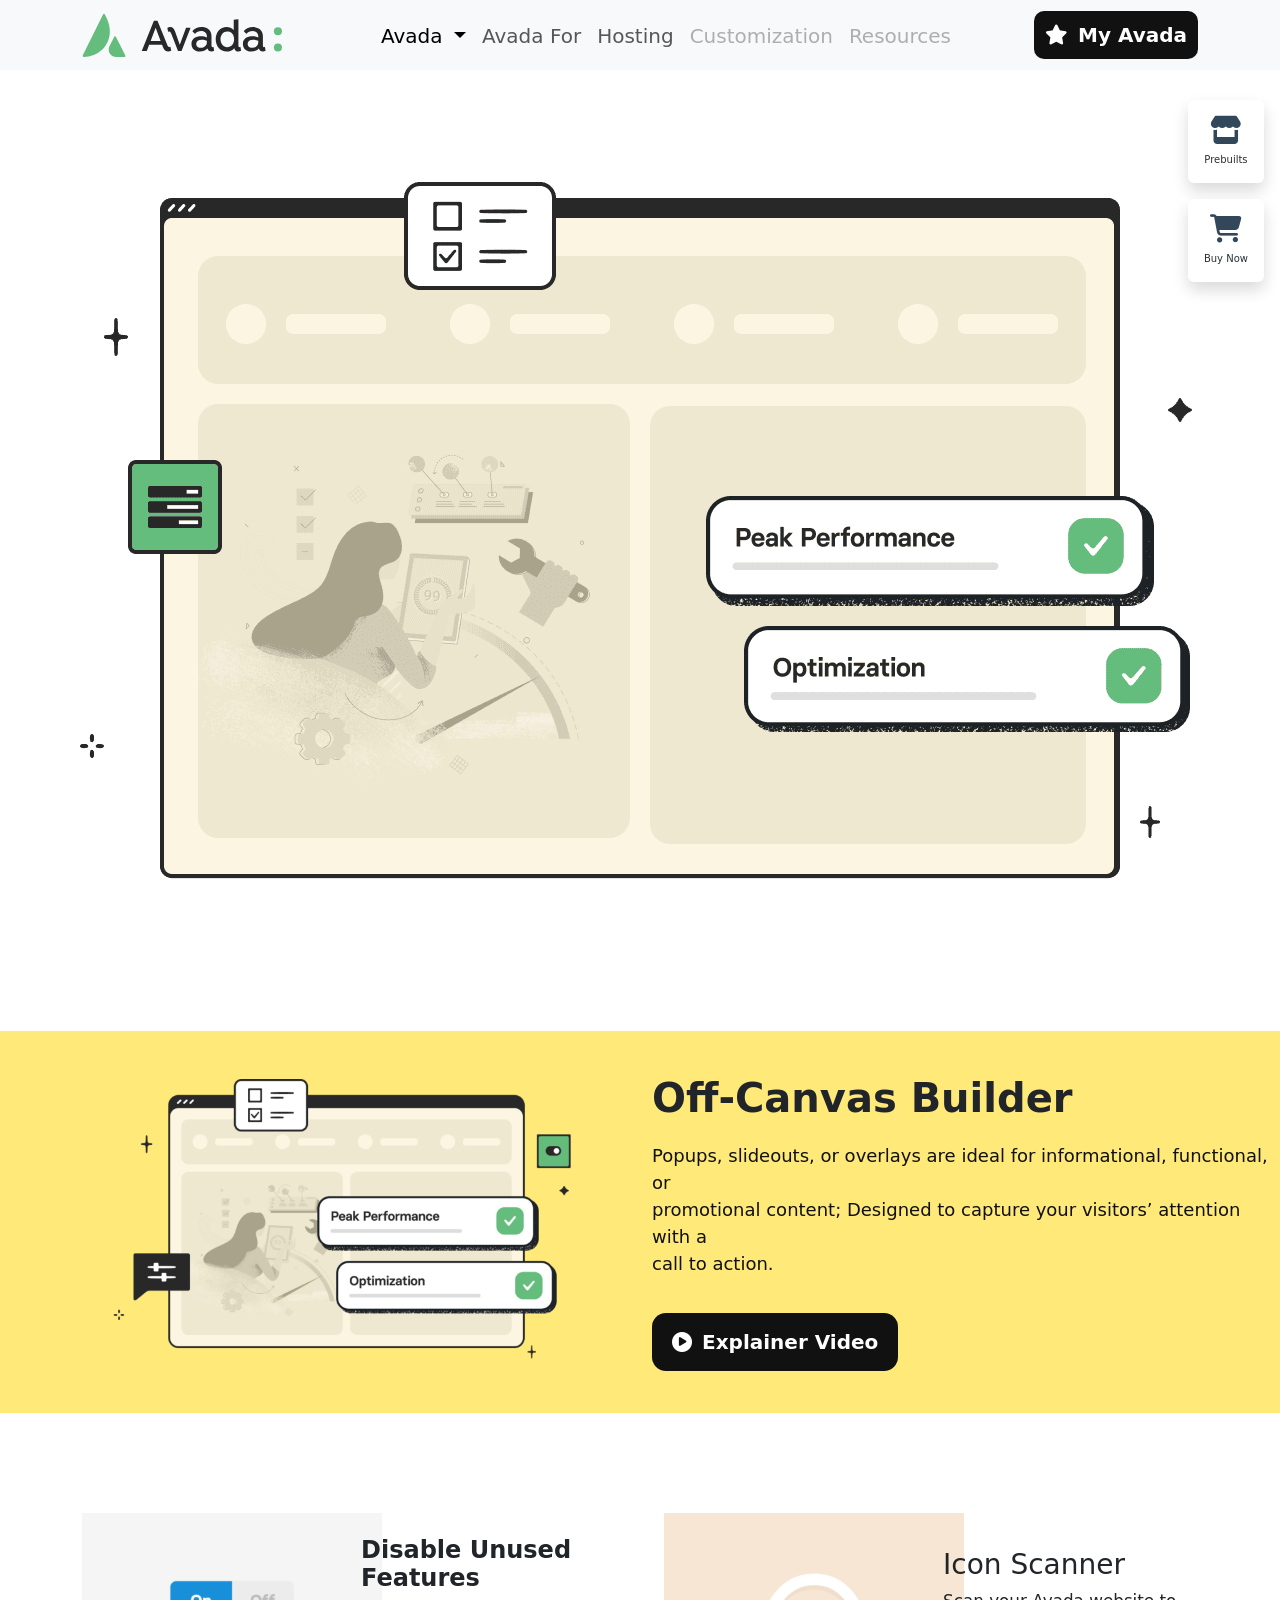
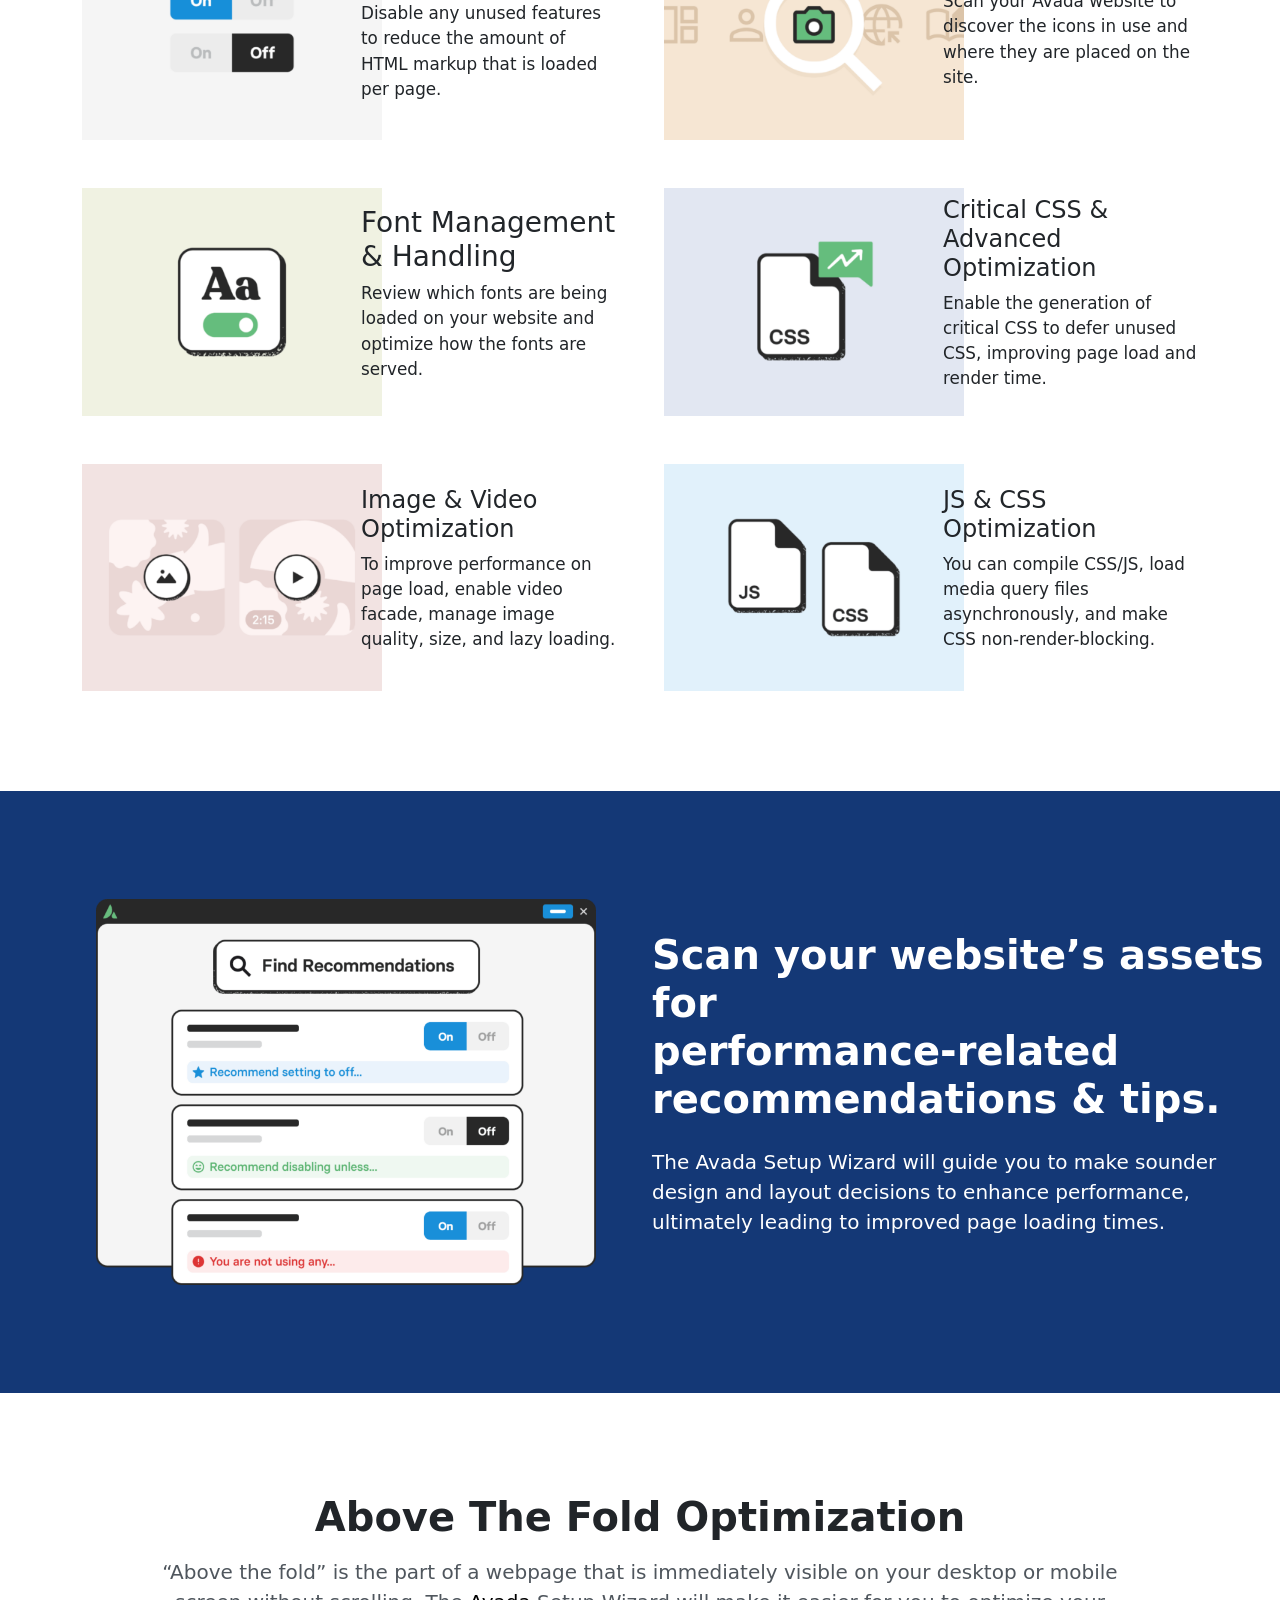
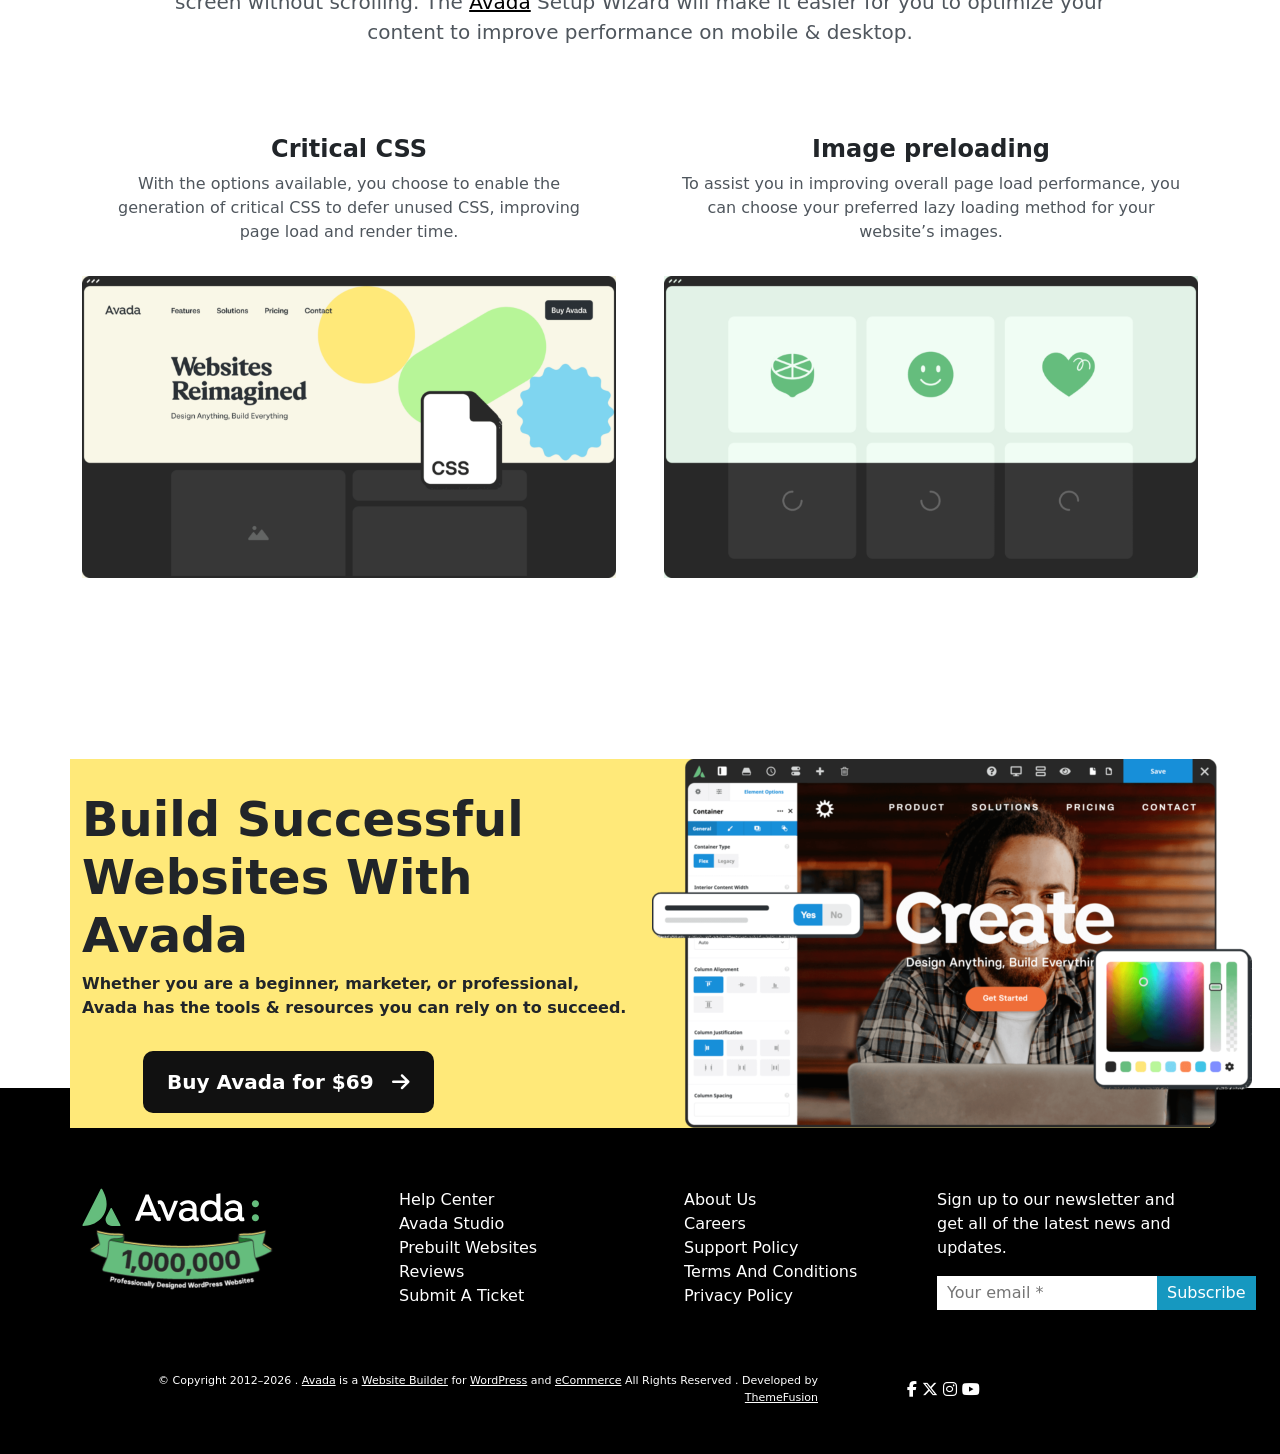
<file: performance-wizard.html>
<!Doctype html>
<html lang="en">

<head>
    <meta charset="utf-8">
    <meta name="viewport" content="width=device-width, initial-scale=1">
    <meta name="description"
        content="Avada - The #1 Selling WordPress Theme. Build beautiful, professional websites with ease. Trusted by over 1,000,000 users.">
    <meta name="keywords" content="Avada, WordPress Theme, Website Builder, Drag and Drop Builder, Responsive Theme">
    <meta name="author" content="Anuj Kandari">
    <meta name="robots" content="index, follow">
    <meta name="theme-color" content="#4CAF50">

    <!-- Bootstrap CSS -->
    <link rel="stylesheet" href="https://cdnjs.cloudflare.com/ajax/libs/font-awesome/6.7.2/css/all.min.css">
    <link href="https://cdn.jsdelivr.net/npm/bootstrap@5.0.2/dist/css/bootstrap.min.css" rel="stylesheet">
    <link rel="stylesheet" href="css/style.css">

    <title>Performance Wizard</title>
</head>

<body>

    <!--Navbar section start here -->
    <section>
        <nav class="navbar navbar-expand-lg navbar-light bg-light">
            <div class="container">
                <a class="navbar-brand" href="index.html"><img src="images/avada-logo-svg.svg" class="img-fluid"></a>
                <button class="navbar-toggler" type="button" data-bs-toggle="collapse"
                    data-bs-target="#navbarSupportedContent" aria-controls="navbarSupportedContent"
                    aria-expanded="false" aria-label="Toggle navigation">
                    <span class="navbar-toggler-icon"></span>
                </button>
                <div class="collapse navbar-collapse" id="navbarSupportedContent">
                    <ul class="navbar-nav m-auto mb-2 mb-lg-0">

                        <li class="nav-item dropdown">
                            <a class="nav-link dropdown-toggle active" href="#" id="avadaDropdown" role="button"
                                data-bs-toggle="dropdown" aria-expanded="false">
                                Avada
                            </a>

                            <div class="dropdown-menu p-4 border-0 shadow-lg rounded-4" style="min-width:1100px;">

                                <div class="row">

                                    <!-- Column 1 -->
                                    <div class="col-lg-4">
                                        <a href="live-visual-builder.html" class="text-decoration-none text-dark">
                                            <div class="d-flex mb-4">
                                                <i class="fa-solid fa-wand-magic-sparkles fs-3 me-3 text-success"></i>
                                                <div>
                                                    <h6 class="fw-bold mb-1">Live Visual Builder</h6>
                                                    <small class="text-muted">The only limit is your imagination</small>
                                                </div>
                                            </div>
                                        </a>
                                        <a href="header-builder.html" class="text-decoration-none text-dark">
                                            <div class="d-flex mb-4">
                                                <i class="fa-solid fa-window-maximize fs-3 me-3 text-primary"></i>
                                                <div>
                                                    <h6 class="fw-bold mb-1">Header Builder</h6>
                                                    <small class="text-muted">Build custom header layouts</small>
                                                </div>
                                            </div>
                                        </a>
                                        <a href="footer-builder.html" class="text-decoration-none text-dark">
                                            <div class="d-flex mb-4">
                                                <i class="fa-solid fa-bars fs-3 me-3 text-danger"></i>
                                                <div>
                                                    <h6 class="fw-bold mb-1">Footer Builder</h6>
                                                    <small class="text-muted">Create a footer from scratch</small>
                                                </div>
                                            </div>
                                        </a>
                                        <a href="form-builder.html" class="text-decoration-none text-dark">
                                            <div class="d-flex">
                                                <i class="fa-solid fa-file-lines fs-3 me-3 text-warning"></i>
                                                <div>
                                                    <h6 class="fw-bold mb-1">Form Builder</h6>
                                                    <small class="text-muted">Forms that work effectively</small>
                                                </div>

                                            </div>
                                        </a>
                                        <a href="setup-wizard.html" class="text-decoration-none text-dark">
                                            <div class="d-flex">
                                                <i class="fa-solid fa-square-check fs-3 me-2"></i>
                                                <div>
                                                    <h6 class="fw-bold mb-1">Setup Wizard</h6>
                                                    <small class="text-muted">Build websites on the fly, and
                                                        fast</small>
                                                </div>

                                            </div>
                                        </a>
                                    </div>


                                    <!-- Column 2 -->
                                    <div class="col-lg-4">
                                        <a href="layout-builder.html" class="text-decoration-none text-dark">
                                            <div class="d-flex mb-4">
                                                <i class="fa-solid fa-layer-group fs-3 me-3 text-info"></i>
                                                <div>
                                                    <h6 class="fw-bold mb-1">Layout Builder</h6>
                                                    <small class="text-muted">Build stylish layouts</small>
                                                </div>
                                            </div>
                                        </a>
                                        <a href="mega-menu.html" class="text-decoration-none text-dark">
                                            <div class="d-flex mb-4">
                                                <i class="fa-solid fa-list fs-3 me-3 text-success"></i>
                                                <div>
                                                    <h6 class="fw-bold mb-1">Mega Menu Builder</h6>
                                                    <small class="text-muted">Build a custom mega menu</small>
                                                </div>
                                            </div>
                                        </a>
                                        <a href="woocommerce.html" class="text-decoration-none text-dark">
                                            <div class="d-flex mb-4">
                                                <i class="fa-solid fa-cart-shopping fs-3 me-3 text-primary"></i>
                                                <div>
                                                    <h6 class="fw-bold mb-1">WooCommerce Builder</h6>
                                                    <small class="text-muted">Start selling with Avada</small>
                                                </div>
                                            </div>
                                        </a>
                                        <a href="off-canvas.html" class="text-decoration-none text-dark">
                                            <div class="d-flex">
                                                <i class="fa-regular fa-rectangle-list me-3"></i>
                                                <div>
                                                    <h6 class="fw-bold mb-1">Off-Canvas Builder</h6>
                                                    <small class="text-muted">Captuer your visitors' attention</small>
                                                </div>
                                            </div>
                                        </a>
                                        <a href="performance-wizard.html" class="text-decoration-none text-dark">
                                            <div class="d-flex">
                                                <i class="fa-solid fa-bars-staggered me-3"></i>
                                                <div>
                                                    <h6 class="fw-bold mb-1">Performance Wizard</h6>
                                                    <small class="text-muted">Optimize your website easily</small>
                                                </div>
                                            </div>
                                        </a>
                                    </div>

                                    <!-- Column 3 -->
                                    <div class="col-lg-4">

                                        <div
                                            class="rounded-4 p-3 mb-3 bg-warning-subtle d-flex justify-content-between align-items-center">
                                            <div>
                                                <h6 class="fw-bold mb-1">Elements</h6>
                                                <small>150+ Design Elements</small>
                                            </div>
                                            <i class="fa-solid fa-cubes fs-2"></i>
                                        </div>

                                        <div
                                            class="rounded-4 p-3 mb-3 bg-success-subtle d-flex justify-content-between align-items-center">
                                            <div>
                                                <h6 class="fw-bold mb-1">Prebuilt Websites</h6>
                                                <small>113 Prebuilt Websites</small>
                                            </div>
                                            <i class="fa-solid fa-desktop fs-2"></i>
                                        </div>

                                        <div
                                            class="rounded-4 p-3 mb-3 bg-info-subtle d-flex justify-content-between align-items-center">
                                            <div>
                                                <h6 class="fw-bold mb-1">Avada Studio</h6>
                                                <small>639 Prebuilt Content Items</small>
                                            </div>
                                            <i class="fa-solid fa-laptop-code fs-2"></i>
                                        </div>

                                        <div
                                            class="rounded-4 p-3 bg-primary-subtle d-flex justify-content-between align-items-center">
                                            <div>
                                                <h6 class="fw-bold mb-1">What's New</h6>
                                                <small>Our latest Avada update</small>
                                            </div>
                                            <i class="fa-solid fa-star fs-2"></i>
                                        </div>

                                    </div>
                                    <div class=" col-12 mx-auto">
                                        <button class="button primary-btn w-100 py-4" type="button">
                                            Explore More Features
                                            <i class="fa-solid fa-arrow-right ms-2"></i>
                                        </button>
                                    </div>

                                </div>


                            </div>
                        </li>
                        <li class="nav-item">
                            <a class="nav-link" href="#">Avada For</a>
                        </li>
                        <li class="nav-item">
                            <a class="nav-link" href="#">Hosting</a>
                        </li>
                        <li class="nav-item">
                            <a class="nav-link disabled" href="#" tabindex="-1" aria-disabled="true"> Customization</a>
                        </li>
                        <li class="nav-item">
                            <a class="nav-link disabled" href="#" tabindex="-1" aria-disabled="true"> Resources</a>
                        </li>
                    </ul>
                    <div class="star">
                        <a href="#" class="star-btn">
                            <i class="fa-solid fa-star"></i>
                            My Avada
                        </a>
                    </div>
                </div>
            </div>
        </nav>
    </section>
    <!--Navbar section close here -->

    <!-- Floating Sidebar Start here -->

    <section>

        <div class="floating-bar position-fixed end-0  me-3">

            <a href="#"
                class="float-box d-flex flex-column align-items-center justify-content-center bg-white rounded shadow text-decoration-none p-3 mb-3">
                <i class="fa-solid fa-store fs-3"></i>
                <span class="small mt-2">Prebuilts</span>
            </a>

            <a href="#"
                class="float-box d-flex flex-column align-items-center justify-content-center bg-white rounded shadow text-decoration-none p-3">
                <i class="fa-solid fa-cart-shopping fs-3"></i>
                <span class="small mt-2">Buy Now</span>
            </a>

        </div>

    </section>
    
    <!-- Floating Sidebar close here -->

    <!-- Avada Performances Wizard Image here -->

    <img src="images/avada-performance-feature.webp" class="img-fluid py-5 mx-auto d-block">

    <!-- Avada Performances Wizard Image end here -->



    <!-- live-visual-build -Website section start here -->

    <section class="builder-section">
        <div class="container-fluid">
            <div class="row align-items-center">
                <!-- Right Image -->

                <div class="col-lg-6 col-md-12 ps-lg-5">
                    <div class="layout-img">
                        <img src="images/avada-performance-wizard-feature-800x458.webp"
                            class="img-fluid py-5 ms-5 d-block" alt="Avada Image">
                    </div>
                </div>
                <!-- Left Content -->
                <div class="col-lg-6 col-md-12 ">
                    <div class="builder-contant">
                        <h2>
                            Off-Canvas Builder
                        </h2>

                        <p>
                            Popups, slideouts, or overlays are ideal for informational, functional, or <br> promotional
                            content; Designed to capture your visitors’ attention with a <br> call to action.
                        </p>
                        <div class="btn-explainer">
                            <a href="#" class="explainer-btn">
                                <i class="fa-solid fa-circle-play"></i>
                                <span>Explainer Video</span>

                            </a>
                        </div>
                    </div>
                </div>
            </div>
        </div>
    </section>

    <!-- live-visual-build -Website section close here -->

    <!-- six box section start here -->

    <section class="six--box">
        <div class="container">
            <div class="row g-5">

                <!-- Item 1 -->
                <div class="col-lg-6">
                    <div class="row align-items-center g-4">

                        <div class="col-md-6">
                            <div class="text-center">
                                <img src="images/disable-unused-features-400x303.webp" class="img-fluid imgs"
                                    alt="disable-unused-features image">
                            </div>
                        </div>

                        <div class="col-md-6">
                            <h3 class="fs-4 fw-semibold">Disable Unused Features</h3>

                            <p class="f-rem">
                                Disable any unused features to reduce the amount
                                of HTML markup that is loaded per page.
                            </p>
                        </div>

                    </div>
                </div>


                <!-- Item 2 -->
                <div class="col-lg-6">
                    <div class="row align-items-center g-4">

                        <div class="col-md-6">
                            <div class="text-center">
                                <img src="images/icon-scanner-feature-400x303.webp" class="img-fluid imgs"
                                    alt="icon-scanner-feature image">
                            </div>
                        </div>

                        <div class="col-md-6">
                            <h3 class="fs-3">Icon Scanner</h3>

                            <p class="f-rem">
                                Scan your Avada website to discover the icons
                                in use and where they are placed on the site.
                            </p>
                        </div>

                    </div>
                </div>


                <!-- Item 3 -->
                <div class="col-lg-6">
                    <div class="row align-items-center g-4">

                        <div class="col-md-6">
                            <div class="text-center">
                                <img src="images/font-management-handling-400x303.webp" class="img-fluid imgs"
                                    alt="font-management-handling image">
                            </div>
                        </div>

                        <div class="col-md-6">
                            <h3 class="fs-3">Font Management & Handling</h3>

                            <p class="f-rem">
                                Review which fonts are being loaded on your
                                website and optimize how the fonts are served.
                            </p>
                        </div>

                    </div>
                </div>


                <!-- Item 4 -->
                <div class="col-lg-6">
                    <div class="row align-items-center g-4">

                        <div class="col-md-6">
                            <div class="text-center">
                                <img src="images/critical-css-advanced-optimization-400x303.webp" class="img-fluid imgs"
                                    alt="css-advanced-optimization image">
                            </div>
                        </div>

                        <div class="col-md-6">
                            <h3 class="fs-4">Critical CSS & Advanced Optimization</h3>

                            <p class="f-rem">
                                Enable the generation of critical CSS to defer
                                unused CSS, improving page load and render time.
                            </p>
                        </div>

                    </div>
                </div>


                <!-- Item 5 -->
                <div class="col-lg-6">
                    <div class="row align-items-center g-4">

                        <div class="col-md-6">
                            <div class="text-center">
                                <img src="images/image-video-optimization-400x303.webp" class="img-fluid imgs"
                                    alt="image-video-optimization image">
                            </div>
                        </div>

                        <div class="col-md-6">
                            <h3 class="fs-4">Image & Video Optimization</h3>

                            <p class="f-rem">
                                To improve performance on page load, enable video
                                facade, manage image quality, size, and lazy loading.
                            </p>
                        </div>

                    </div>
                </div>


                <!-- Item 6 -->
                <div class="col-lg-6">
                    <div class="row align-items-center g-4">

                        <div class="col-md-6">
                            <div class="text-center">
                                <img src="images/js-css-optimization-400x303.webp" class="img-fluid imgs"
                                    alt="js-css-optimization image">
                            </div>
                        </div>

                        <div class="col-md-6">
                            <h3 class="fs-4">JS & CSS Optimization</h3>

                            <p class="f-rem">
                                You can compile CSS/JS, load media query files
                                asynchronously, and make CSS non-render-blocking.
                            </p>
                        </div>

                    </div>
                </div>

            </div>
        </div>
    </section>

    <!-- six box section end here -->

    <!-- website-assets section start here -->

    <section class="website-assets ">
        <div class="container-fluid ">
            <div class="row align-items-center">
                <!-- Right Image -->

                <div class="col-lg-6 col-md-12 ps-lg-5">
                    <div class="layout-img">
                        <img src="images/scan-your-website-assets-800x618.webp" class="img-fluid py-5 ms-5 d-block"
                            alt="Avada Image">
                    </div>
                </div>
                <!-- Left Content -->
                <div class="col-lg-6 col-md-12 ">
                    <div class="website-contant">
                        <h2>
                            Scan your website’s assets for <br> performance-related <br> recommendations & tips.
                        </h2>

                        <p class="pt-3 fs-5">
                            The Avada Setup Wizard will guide you to make sounder <br> design and layout decisions to
                            enhance
                            performance, <br> ultimately leading to improved page loading times.
                        </p>
                    </div>
                </div>
            </div>
        </div>
    </section>

    <!-- website-assets section end here -->

    <!-- fold-optimization section start here -->

    <section class="fold-optimization">
        <div class="container">
            <div class="row">
                <div class="col-12">
                    <h2 class="fs-1 fw-bold text-center mb-3">
                        Above The Fold Optimization
                    </h2>
                    <p class="f-color fs-5 text-center">
                        “Above the fold” is the part of a webpage that is immediately visible on your desktop or mobile
                        <br>
                        screen without scrolling. The
                        <a href="https://1.envato.market/e4rPJ1" target="_blank" rel="noopener noreferrer">Avada</a>
                        Setup Wizard will make it easier for you to optimize your <br> content to improve performance on
                        mobile & desktop.
                    </p>
                </div>
            </div>

            <div class="row gx-5 mt-5">
                <div class="col-md-6">
                    <div class="flexible-menu text-center">
                        <h3 class="fw-semibold fs-4 mt-4">
                            Critical CSS
                        </h3>
                        <p class="mt-2 f-color">
                            With the options available, you choose to enable the <br> generation of critical CSS to
                            defer
                            unused CSS, improving <br> page load and render time.
                        </p>
                        <img src="images/critical-css-generation-800x453.webp"
                            class="img-fluid card-image mx-auto d-block pt-3" alt="Horizontal Mega Menu">


                    </div>
                </div>

                <div class="col-md-6">
                    <div class="flexible-menu text-center">
                        <h3 class="fw-semibold fs-4 mt-4">
                            Image preloading
                        </h3>
                        <p class="mt-2 f-color">
                            To assist you in improving overall page load performance, you <br> can choose your preferred
                            lazy
                            loading method for your <br> website’s images.
                        </p>
                        <img src="images/page-load-performance-800x453 (1).webp"
                            class="img-fluid card-image mx-auto d-block pt-3" alt="Vertical Mega Menu">

                    </div>
                </div>
            </div>
        </div>
    </section>

    <!-- fold-optimization section end here -->

    <!-- Build -Website section start here -->

    <section class="image-footer">
        <div class="bannercont">
            <div class="container">
                <div class="row align-items-center">

                    <!-- Left Content -->
                    <div class="col-lg-6 col-md-12">
                        <h2 class="display-5 fw-bold pt-4">
                            Build Successful <br> Websites With Avada
                        </h2>

                        <p class="fw-semibold mb-4">
                            Whether you are a beginner, marketer, or professional,
                            Avada has the tools & resources you can rely on to succeed.
                        </p>
                        <div class="btn">
                            <a href="#" class="btn-dark px-4 py-3 ms-md-5">
                                Buy Avada for $69
                                <i class="fa-solid fa-arrow-right ms-2"></i>
                            </a>
                        </div>
                    </div>
                    <!-- Right Image -->
                    <div class="col-lg-6 col-md-12 text-center">
                        <img src="images/footer-cta-600x369.webp" alt="Avada Image">
                    </div>

                </div>
            </div>
        </div>
    </section>

    <!-- Build -Website section close here -->

    <!-- footer section start here -->

    <footer class=" footer-bg pb-5">
        <div class="container">
            <div class="row gy-5">
                <div class="col-lg-3 col-md-6">
                    <!-- Logo -->
                    <div class="footer-col footer-logo">
                        <a href="#">
                            <img src="images/avada-logo-light-svg.svg" alt="Avada Logo">
                        </a>

                        <img src="images/avada-million-sales-milestone-ribbon-small-200x67.webp" alt="1 Million Users">
                    </div>

                </div>

                <div class="col-lg-3 col-md-6">
                    <!-- Links -->
                    <div class="footer-col">
                        <div class="footer-link">
                            <ul>
                                <li><a href="#">Help Center</a></li>
                                <li><a href="#">Avada Studio</a></li>
                                <li><a href="#">Prebuilt Websites</a></li>
                                <li><a href="#">Reviews</a></li>
                                <li><a href="#">Submit A Ticket</a></li>
                            </ul>
                        </div>
                    </div>
                </div>

                <div class="col-lg-3 col-md-6">
                    <!-- Links -->
                    <div class="footer-col">
                        <div class="footer-link">
                            <ul>
                                <li><a href="#">About Us</a></li>
                                <li><a href="#">Careers</a></li>
                                <li><a href="#">Support Policy</a></li>
                                <li><a href="#">Terms And Conditions</a></li>
                                <li><a href="#">Privacy Policy</a></li>
                            </ul>
                        </div>
                    </div>

                </div>

                <div class="col-lg-3 col-md-6">
                    <!-- Newsletter -->
                    <div class="footer-col newsletter">

                        <p>
                            Sign up to our newsletter and get all of the latest
                            news and updates.
                        </p>

                        <form class="subscribe-form">
                            <input type="email" placeholder="Your email *">
                            <button type="submit">Subscribe</button>
                        </form>
                    </div>
                </div>
            </div>
            <!--copyright raw-->

            <div class="row align-items-center pt-5 mt- border-top">

                <div class="col-lg-8 text-center text-lg-end">
                    <!-- Copyright -->
                    <div class="footer-bottom">
                        <div class="copyright">
                            © Copyright 2012–2026 .
                            <a href="#">Avada</a> is a
                            <a href="#">Website Builder</a> for
                            <a href="#">WordPress</a> and
                            <a href="#">eCommerce</a>
                            All Rights Reserved .
                            Developed by <a href="#">ThemeFusion</a>
                        </div>
                    </div>
                </div>

                <div class="col-lg-4 text-center text-lg-start">
                    <!-- Social Icons -->
                    <div class="social-icons">
                        <a href="#"><i class="fa-brands fa-facebook-f"></i></a>
                        <a href="#"><i class="fa-brands fa-x-twitter"></i></a>
                        <a href="#"><i class="fa-brands fa-instagram"></i></a>
                        <a href="#"><i class="fa-brands fa-youtube"></i></a>
                    </div>
                </div>

            </div>
        </div>

    </footer>

    <!-- footer section start here -->

    <!-- Optional JavaScript; choose one of the two! -->

    <!-- Option 1: Bootstrap Bundle with Popper -->
    <script src="https://cdn.jsdelivr.net/npm/bootstrap@5.0.2/dist/js/bootstrap.bundle.min.js"></script>
    <script src="script/script.js"></script>

    <!-- Option 2: Separate Popper and Bootstrap JS -->
    <!--
    <script src="https://cdn.jsdelivr.net/npm/@popperjs/core@2.9.2/dist/umd/popper.min.js" integrity="sha384-IQsoLXl5PILFhosVNubq5LC7Qb9DXgDA9i+tQ8Zj3iwWAwPtgFTxbJ8NT4GN1R8p" crossorigin="anonymous"></script>
    <script src="https://cdn.jsdelivr.net/npm/bootstrap@5.0.2/dist/js/bootstrap.min.js" integrity="sha384-cVKIPhGWiC2Al4u+LWgxfKTRIcfu0JTxR+EQDz/bgldoEyl4H0zUF0QKbrJ0EcQF" crossorigin="anonymous"></script>
    -->
</body>

</html>
</file>
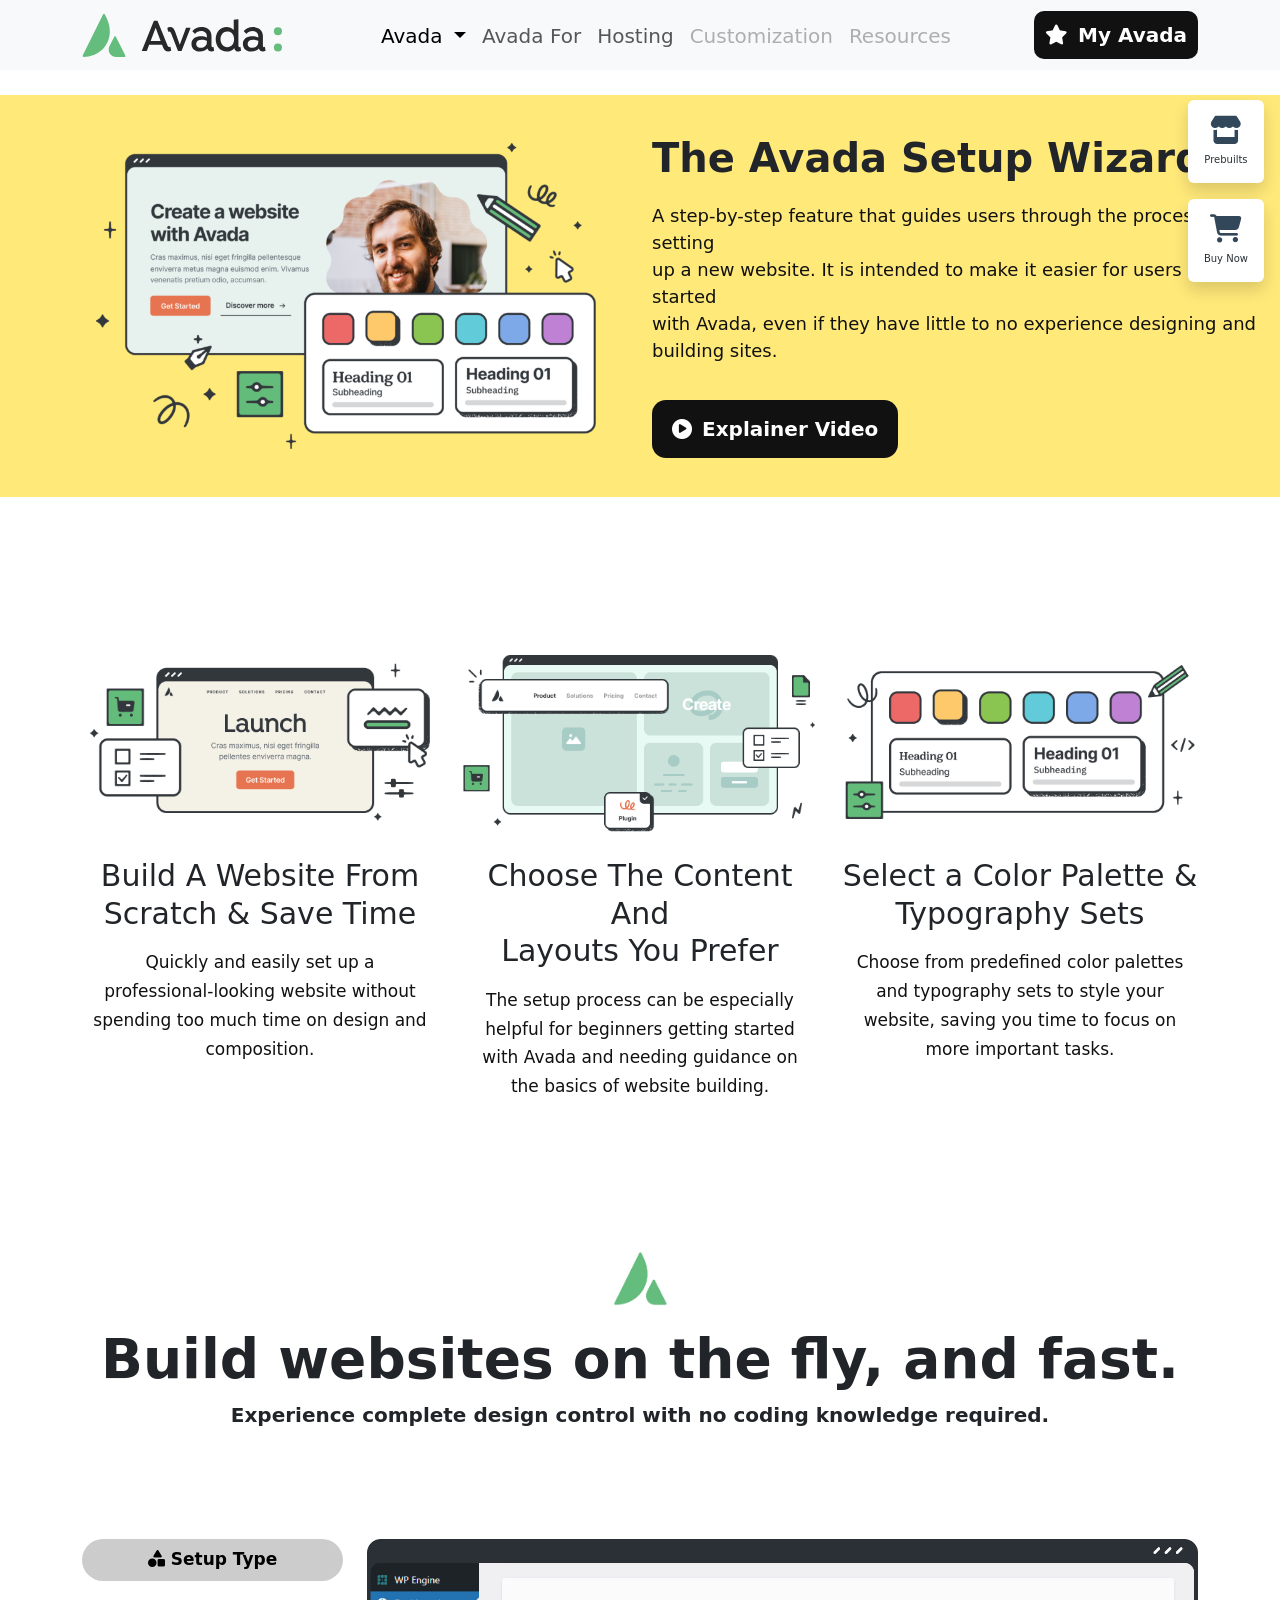
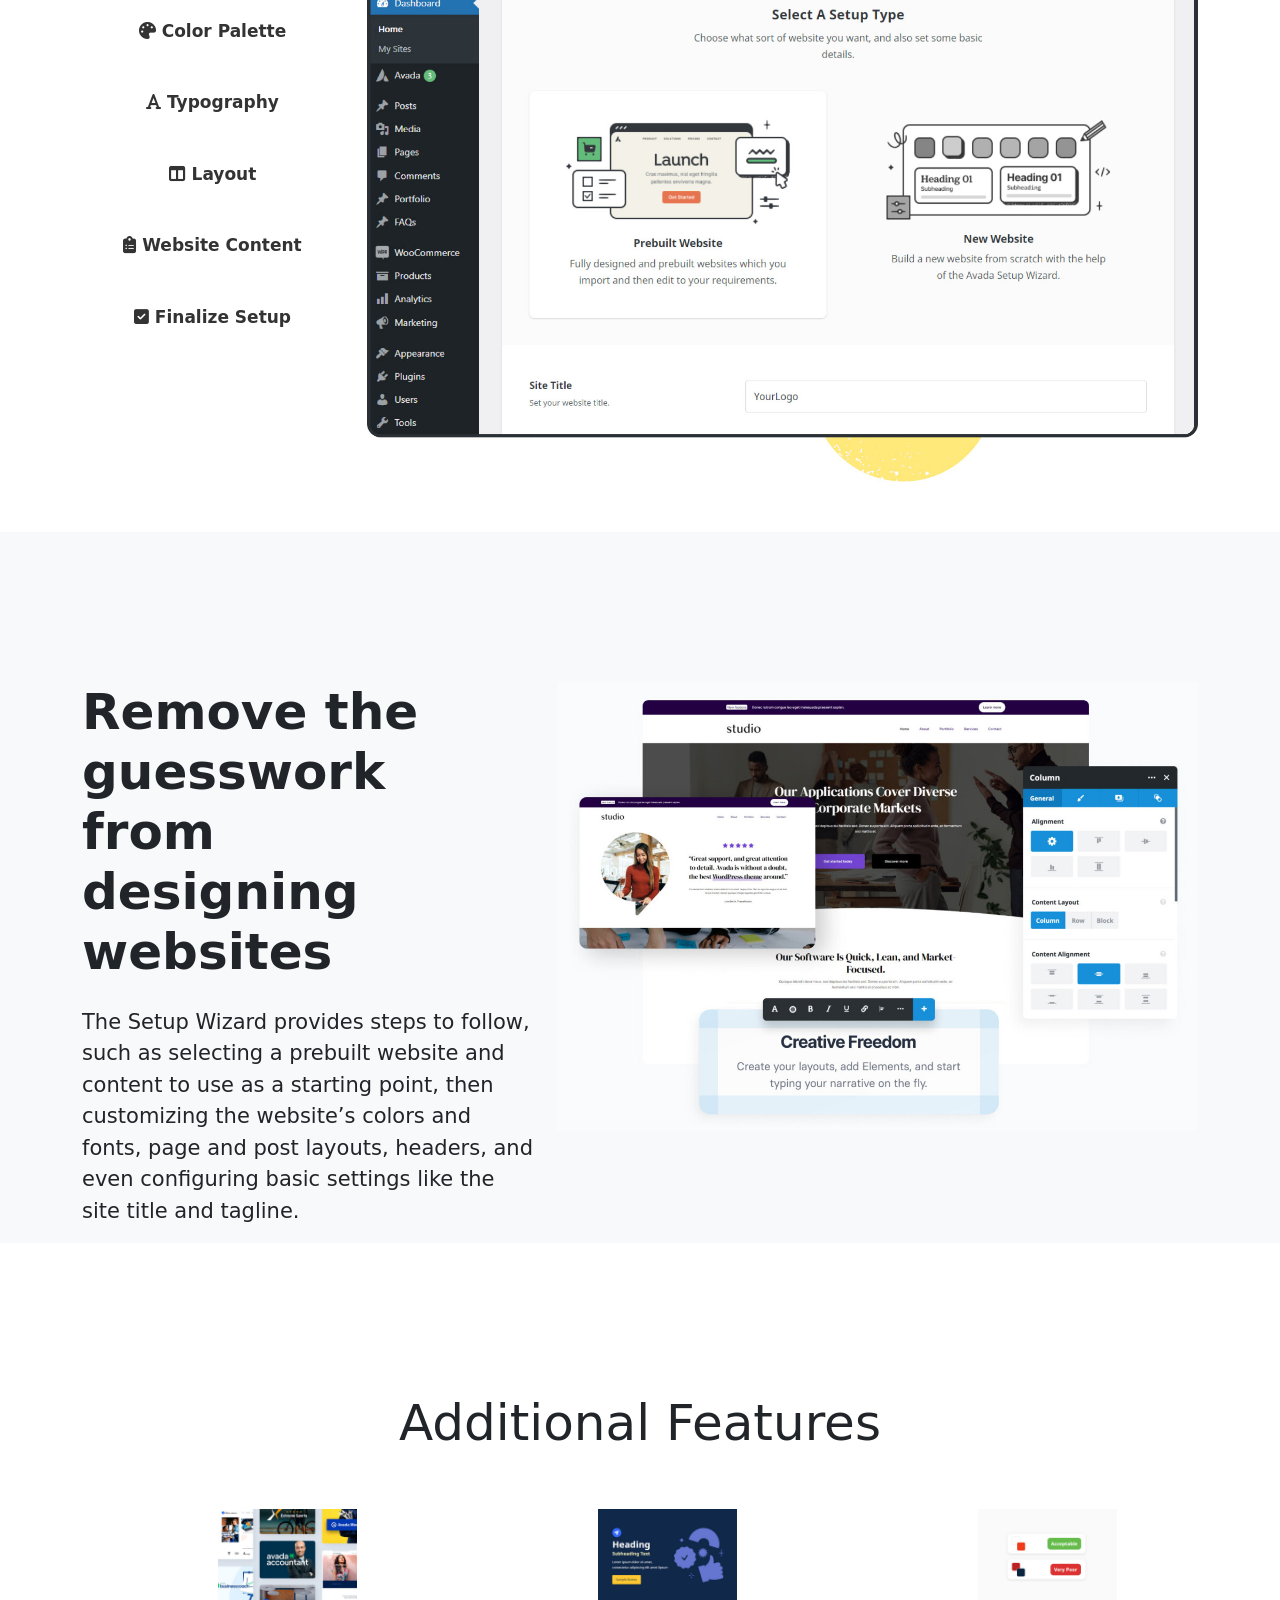
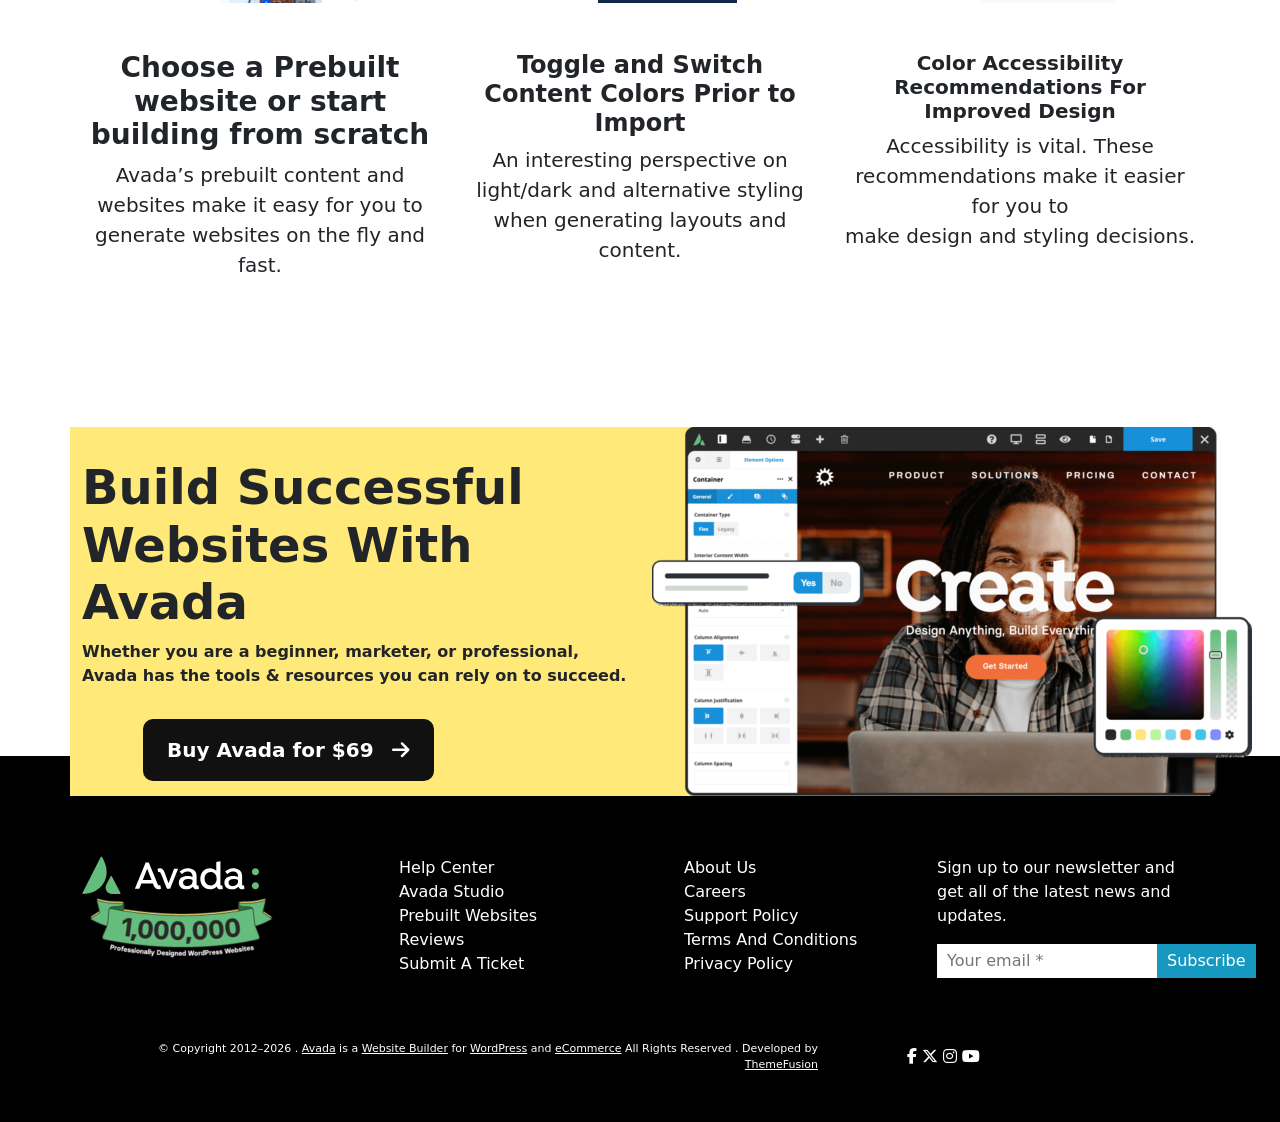
<file: setup-wizard.html>
<!Doctype html>
<html lang="en">

<head>
    <meta charset="utf-8">
    <meta name="viewport" content="width=device-width, initial-scale=1">
    <meta name="description"
        content="Avada - The #1 Selling WordPress Theme. Build beautiful, professional websites with ease. Trusted by over 1,000,000 users.">
    <meta name="keywords" content="Avada, WordPress Theme, Website Builder, Drag and Drop Builder, Responsive Theme">
    <meta name="author" content="Anuj Kandari">
    <meta name="robots" content="index, follow">
    <meta name="theme-color" content="#4CAF50">

    <!-- Bootstrap CSS -->
    <link rel="stylesheet" href="https://cdnjs.cloudflare.com/ajax/libs/font-awesome/6.7.2/css/all.min.css">
    <link href="https://cdn.jsdelivr.net/npm/bootstrap@5.0.2/dist/css/bootstrap.min.css" rel="stylesheet">
    <link rel="stylesheet" href="css/style.css">

    <title>Setup Wizard</title>
</head>

<body>

    <!--Navbar section start here -->
    <section>
        <nav class="navbar navbar-expand-lg navbar-light bg-light">
            <div class="container">
                <a class="navbar-brand" href="index.html"><img src="images/avada-logo-svg.svg" class="img-fluid"></a>
                <button class="navbar-toggler" type="button" data-bs-toggle="collapse"
                    data-bs-target="#navbarSupportedContent" aria-controls="navbarSupportedContent"
                    aria-expanded="false" aria-label="Toggle navigation">
                    <span class="navbar-toggler-icon"></span>
                </button>
                <div class="collapse navbar-collapse" id="navbarSupportedContent">
                    <ul class="navbar-nav m-auto mb-2 mb-lg-0">

                        <li class="nav-item dropdown">
                            <a class="nav-link dropdown-toggle active" href="#" id="avadaDropdown" role="button"
                                data-bs-toggle="dropdown" aria-expanded="false">
                                Avada
                            </a>

                            <div class="dropdown-menu p-4 border-0 shadow-lg rounded-4" style="min-width:1100px;">

                                <div class="row">

                                    <!-- Column 1 -->
                                    <div class="col-lg-4">
                                        <a href="live-visual-builder.html" class="text-decoration-none text-dark">
                                            <div class="d-flex mb-4">
                                                <i class="fa-solid fa-wand-magic-sparkles fs-3 me-3 text-success"></i>
                                                <div>
                                                    <h6 class="fw-bold mb-1">Live Visual Builder</h6>
                                                    <small class="text-muted">The only limit is your imagination</small>
                                                </div>
                                            </div>
                                        </a>
                                        <a href="header-builder.html" class="text-decoration-none text-dark">
                                            <div class="d-flex mb-4">
                                                <i class="fa-solid fa-window-maximize fs-3 me-3 text-primary"></i>
                                                <div>
                                                    <h6 class="fw-bold mb-1">Header Builder</h6>
                                                    <small class="text-muted">Build custom header layouts</small>
                                                </div>
                                            </div>
                                        </a>
                                        <a href="footer-builder.html" class="text-decoration-none text-dark">
                                            <div class="d-flex mb-4">
                                                <i class="fa-solid fa-bars fs-3 me-3 text-danger"></i>
                                                <div>
                                                    <h6 class="fw-bold mb-1">Footer Builder</h6>
                                                    <small class="text-muted">Create a footer from scratch</small>
                                                </div>
                                            </div>
                                        </a>
                                        <a href="form-builder.html" class="text-decoration-none text-dark">
                                            <div class="d-flex">
                                                <i class="fa-solid fa-file-lines fs-3 me-3 text-warning"></i>
                                                <div>
                                                    <h6 class="fw-bold mb-1">Form Builder</h6>
                                                    <small class="text-muted">Forms that work effectively</small>
                                                </div>

                                            </div>
                                        </a>
                                        <a href="setup-wizard.html" class="text-decoration-none text-dark">
                                            <div class="d-flex">
                                                <i class="fa-solid fa-square-check fs-3 me-2"></i>
                                                <div>
                                                    <h6 class="fw-bold mb-1">Setup Wizard</h6>
                                                    <small class="text-muted">Build websites on the fly, and
                                                        fast</small>
                                                </div>

                                            </div>
                                        </a>
                                    </div>


                                    <!-- Column 2 -->
                                    <div class="col-lg-4">
                                        <a href="layout-builder.html" class="text-decoration-none text-dark">
                                            <div class="d-flex mb-4">
                                                <i class="fa-solid fa-layer-group fs-3 me-3 text-info"></i>
                                                <div>
                                                    <h6 class="fw-bold mb-1">Layout Builder</h6>
                                                    <small class="text-muted">Build stylish layouts</small>
                                                </div>
                                            </div>
                                        </a>
                                        <a href="mega-menu.html" class="text-decoration-none text-dark">
                                            <div class="d-flex mb-4">
                                                <i class="fa-solid fa-list fs-3 me-3 text-success"></i>
                                                <div>
                                                    <h6 class="fw-bold mb-1">Mega Menu Builder</h6>
                                                    <small class="text-muted">Build a custom mega menu</small>
                                                </div>
                                            </div>
                                        </a>
                                        <a href="woocommerce.html" class="text-decoration-none text-dark">
                                            <div class="d-flex mb-4">
                                                <i class="fa-solid fa-cart-shopping fs-3 me-3 text-primary"></i>
                                                <div>
                                                    <h6 class="fw-bold mb-1">WooCommerce Builder</h6>
                                                    <small class="text-muted">Start selling with Avada</small>
                                                </div>
                                            </div>
                                        </a>
                                        <a href="off-canvas.html" class="text-decoration-none text-dark">
                                            <div class="d-flex">
                                                <i class="fa-regular fa-rectangle-list me-3"></i>
                                                <div>
                                                    <h6 class="fw-bold mb-1">Off-Canvas Builder</h6>
                                                    <small class="text-muted">Captuer your visitors' attention</small>
                                                </div>
                                            </div>
                                        </a>
                                        <a href="performance-wizard.html" class="text-decoration-none text-dark">
                                            <div class="d-flex">
                                                <i class="fa-solid fa-bars-staggered me-3"></i>
                                                <div>
                                                    <h6 class="fw-bold mb-1">Performance Wizard</h6>
                                                    <small class="text-muted">Optimize your website easily</small>
                                                </div>
                                            </div>
                                        </a>
                                    </div>

                                    <!-- Column 3 -->
                                    <div class="col-lg-4">

                                        <div
                                            class="rounded-4 p-3 mb-3 bg-warning-subtle d-flex justify-content-between align-items-center">
                                            <div>
                                                <h6 class="fw-bold mb-1">Elements</h6>
                                                <small>150+ Design Elements</small>
                                            </div>
                                            <i class="fa-solid fa-cubes fs-2"></i>
                                        </div>

                                        <div
                                            class="rounded-4 p-3 mb-3 bg-success-subtle d-flex justify-content-between align-items-center">
                                            <div>
                                                <h6 class="fw-bold mb-1">Prebuilt Websites</h6>
                                                <small>113 Prebuilt Websites</small>
                                            </div>
                                            <i class="fa-solid fa-desktop fs-2"></i>
                                        </div>

                                        <div
                                            class="rounded-4 p-3 mb-3 bg-info-subtle d-flex justify-content-between align-items-center">
                                            <div>
                                                <h6 class="fw-bold mb-1">Avada Studio</h6>
                                                <small>639 Prebuilt Content Items</small>
                                            </div>
                                            <i class="fa-solid fa-laptop-code fs-2"></i>
                                        </div>

                                        <div
                                            class="rounded-4 p-3 bg-primary-subtle d-flex justify-content-between align-items-center">
                                            <div>
                                                <h6 class="fw-bold mb-1">What's New</h6>
                                                <small>Our latest Avada update</small>
                                            </div>
                                            <i class="fa-solid fa-star fs-2"></i>
                                        </div>

                                    </div>
                                    <div class=" col-12 mx-auto">
                                        <button class="button primary-btn w-100 py-4" type="button">
                                            Explore More Features
                                            <i class="fa-solid fa-arrow-right ms-2"></i>
                                        </button>
                                    </div>

                                </div>


                            </div>
                        </li>
                        <li class="nav-item">
                            <a class="nav-link" href="#">Avada For</a>
                        </li>
                        <li class="nav-item">
                            <a class="nav-link" href="#">Hosting</a>
                        </li>
                        <li class="nav-item">
                            <a class="nav-link disabled" href="#" tabindex="-1" aria-disabled="true"> Customization</a>
                        </li>
                        <li class="nav-item">
                            <a class="nav-link disabled" href="#" tabindex="-1" aria-disabled="true"> Resources</a>
                        </li>
                    </ul>
                    <div class="star">
                        <a href="#" class="star-btn">
                            <i class="fa-solid fa-star"></i>
                            My Avada
                        </a>
                    </div>
                </div>
            </div>
        </nav>
    </section>
    <!--Navbar section close here -->

    <!-- Floating Sidebar Start here -->
    <section>

        <div class="floating-bar position-fixed end-0  me-3">

            <a href="#"
                class="float-box d-flex flex-column align-items-center justify-content-center bg-white rounded shadow text-decoration-none p-3 mb-3">
                <i class="fa-solid fa-store fs-3"></i>
                <span class="small mt-2">Prebuilts</span>
            </a>

            <a href="#"
                class="float-box d-flex flex-column align-items-center justify-content-center bg-white rounded shadow text-decoration-none p-3">
                <i class="fa-solid fa-cart-shopping fs-3"></i>
                <span class="small mt-2">Buy Now</span>
            </a>

        </div>

    </section>
    <!-- Floating Sidebar close here -->

    <!-- live-visual-build -Website section start here -->
    <section class="builder-section">
        <div class="container-fluid">
            <div class="row align-items-center">
                <!-- Right Image -->

                <div class="col-lg-6 col-md-12 ps-lg-5">
                    <div class="layout-img">
                        <img src="images/avada-setup-wizard-800x490.webp" class="img-fluid py-5 ms-5 d-block"
                            alt="Avada Image">
                    </div>
                </div>
                <!-- Left Content -->
                <div class="col-lg-6 col-md-12 ">
                    <div class="builder-contant">
                        <h2>
                            The Avada Setup Wizard
                        </h2>

                        <p>
                            A step-by-step feature that guides users through the process of setting <br> up a new
                            website. It
                            is intended to make it easier for users to get started <br> with Avada, even if they have
                            little
                            to no experience designing and <br> building sites.
                        </p>
                        <div class="btn-explainer">
                            <a href="#" class="explainer-btn">
                                <i class="fa-solid fa-circle-play"></i>
                                <span>Explainer Video</span>

                            </a>
                        </div>
                    </div>
                </div>
            </div>
        </div>
    </section>
    <!-- live-visual-build -Website section close here -->

    <!-- group-card section start here -->
    <section class="gride-card">
        <div class="container">
            <div class="row row-cols-3">
                <div class="col">
                    <div class="hero-title">
                        <img src="images/setup-wizard-7.webp" class="card-img-top" alt="...">
                        <div class="card-body">
                            <h3 class="card-title text-center">Build A Website From <br>Scratch & Save Time</h3>

                            <p class="card-text text-center  mt-3">Quickly and easily set up a <br> professional-looking
                                website without <br> spending too much time on design and <br> composition.</p>
                        </div>
                    </div>
                </div>
                <div class="hero-title">
                    <div class="col">
                        <img src="images/setup-wizard-5.webp" class="card-img-top" alt="...">
                        <div class="card-body">
                            <h3 class="card-title text-center">Choose The Content And <br> Layouts You Prefer</h3>
                            <p class="card-text text-center  mt-3">The setup process can be especially <br> helpful for
                                beginners getting started <br> with Avada and needing guidance on <br> the basics of
                                website
                                building.
                            </p>
                        </div>
                    </div>
                </div>
                <div class="hero-title">
                    <div class="col">
                        <img src="images/setup-wizard-6.webp" class="card-img-top" alt="...">
                        <div class="card-body">
                            <h3 class="card-title text-center">Select a Color Palette & Typography Sets</h3>
                            <p class="card-text text-center mt-3">Choose from predefined color palettes <br> and
                                typography
                                sets to style your <br> website, saving you time to focus on <br> more important tasks.
                            </p>
                        </div>
                    </div>
                </div>
            </div>
        </div>
    </section>
    <!-- group-card section close here-->

    <!-- Design banner section start here-->
    <section class="design-header">
        <div class="container">
            <div class="design-image">
                <img src="images/download.png" alt="design-logo" />
                <h2 class=" fw-bold hero-text">Build websites on the fly, and fast.</h2>
                <p class="fs-5 fw-semibold">Experience complete design control with no coding knowledge required.</p>
            </div>
            <!-- <div class="header-image">
                <img src="images/footer-scaled.jpg" class="img-fluid" alt="Live Visual Builder">
            </div> -->
        </div>
    </section>
    <!-- Design banner section close here-->

    <!-- setup-wizard tab section start here -->

    <section class="product-section">

        <div class="container py-5">
            <div class="row">

                <!-- Left Vertical Tabs -->
                <div class="col-lg-3">
                    <div class="nav flex-column nav-pills" id="v-pills-tab" role="tablist">

                        <button class="nav-link active" data-bs-toggle="pill" data-bs-target="#setup-type">
                            <i class="fa-solid fa-shapes"></i>
                            Setup Type
                        </button>

                        <button class="nav-link" data-bs-toggle="pill" data-bs-target="#color-palette">
                            <i class="fa-solid fa-palette"></i>
                            Color Palette
                        </button>

                        <button class="nav-link" data-bs-toggle="pill" data-bs-target="#typography">
                            <i class="fa-solid fa-font"></i>
                            Typography
                        </button>

                        <button class="nav-link" data-bs-toggle="pill" data-bs-target="#layout">
                            <i class="fa-solid fa-table-columns"></i>
                            Layout
                        </button>

                        <button class="nav-link" data-bs-toggle="pill" data-bs-target="#website-content">
                            <i class="fa-solid fa-clipboard-list"></i>
                            Website Content
                        </button>

                        <button class="nav-link" data-bs-toggle="pill" data-bs-target="#finalize-setup">
                            <i class="fa-solid fa-square-check"></i>
                            Finalize Setup
                        </button>
                    </div>
                </div>

                <!-- Right Content -->
                <div class="col-lg-9">
                    <div class="tab-content">

                        <div class="tab-pane fade show active" id="setup-type">
                            <img src="images/setup-wizard-14.jpg" class="img-fluid" alt="Setup Type">
                        </div>

                        <div class="tab-pane fade" id="color-palette">
                            <img src="images/setup-wizard-15.jpg" class="img-fluid" alt="Color Palette">
                        </div>

                        <div class="tab-pane fade" id="typography">
                            <img src="images/setup-wizard-16.jpg" class="img-fluid" alt="Typography">
                        </div>

                        <div class="tab-pane fade" id="layout">
                            <img src="images/setup-wizard-17.jpg" class="img-fluid" alt="Layout">
                        </div>

                        <div class="tab-pane fade" id="website-content">
                            <img src="images/setup-wizard-19-1200x786.jpg" class="img-fluid" alt="Website Content">
                        </div>

                        <div class="tab-pane fade" id="finalize-setup">
                            <img src="images/setup-wizard-20.jpg" class="img-fluid" alt="Finalize Setup">
                        </div>
                    </div>
                </div>
            </div>
        </div>
    </section>
    <!-- setup-wizard tab section start here -->

    <!-- creative freedom section start here -->
    <section class="freedom bg-light">
        <div class="container">
            <div class="row text-start">
                <div class="col-md-5">
                    <h2 class="fw-bold fs-20">Remove the <br> guesswork from <br> designing websites</h2>
                    <p>The Setup Wizard provides steps to follow, such as selecting a prebuilt website and content to
                        use as a starting point, then customizing the website’s colors and fonts, page and post layouts,
                        headers, and even configuring basic settings like the site title and tagline.</p>
                </div>

                <div class="col-md-7">
                    <img src="images/customize-2-1200x841.jpg" class="img-fluid" alt="creative freedom Image">
                </div>

            </div>
        </div>
    </section>
    <!-- creative freedom section close here -->

    <!-- Additional Features title section start here -->
    <section class="additional">
        <div class="container">
            <div class="row">
                <div class="col-md-12">
                    <h2 class="fs-20 text-center">Additional Features</h2>
                </div>
            </div>

            <div class="row">
                <div class="col-md-4">
                    <img src="images/setup-type-600x404.jpg" class="card-img-top py-5">
                    <h4 class="fs-3 fw-bold text-center">Choose a Prebuilt website or start building from scratch</h4>
                    <p class=" font fw-light text-center">Avada’s prebuilt content and websites make it easy for you to
                        generate websites on the fly and
                        fast.</p>
                </div>
                <div class="col-md-4">
                    <img src="images/color-palette-600x404.jpg" class="card-img-top py-5">
                    <h4 class="fs-4 fw-bold text-center">Toggle and Switch Content Colors Prior to Import</h4>
                    <p class=" font fw-light text-center">An interesting perspective on light/dark and alternative
                        styling when generating layouts and
                        content. </p>
                </div>
                <div class="col-md-4">
                    <img src="images/accessibility-600x404.jpg" class="card-img-top py-5">
                    <h4 class="fs-5 fw-bold text-center">Color Accessibility Recommendations For Improved Design</h4>
                    <p class=" font fw-light text-center">Accessibility is vital. These <br> recommendations make it
                        easier
                        for you to <br> make design and styling
                        decisions.</p>
                </div>
            </div>
        </div>
    </section>


    <!-- Additional Features section close here -->

    <!-- Build -Website section start here -->
    <section class="image-footer">
        <div class="bannercont">
            <div class="container">
                <div class="row align-items-center">

                    <!-- Left Content -->
                    <div class="col-lg-6 col-md-12">
                        <h2 class="display-5 fw-bold pt-4">
                            Build Successful <br> Websites With Avada
                        </h2>

                        <p class="fw-semibold mb-4">
                            Whether you are a beginner, marketer, or professional,
                            Avada has the tools & resources you can rely on to succeed.
                        </p>
                        <div class="btn">
                            <a href="#" class="btn-dark px-4 py-3 ms-md-5">
                                Buy Avada for $69
                                <i class="fa-solid fa-arrow-right ms-2"></i>
                            </a>
                        </div>
                    </div>
                    <!-- Right Image -->
                    <div class="col-lg-6 col-md-12 text-center">
                        <img src="images/footer-cta-600x369.webp" alt="Avada Image">
                    </div>

                </div>
            </div>
        </div>
    </section>
    <!-- Build -Website section close here -->

    <!-- footer section start here -->
    <footer class=" footer-bg pb-5">
        <div class="container">
            <div class="row gy-5">
                <div class="col-lg-3 col-md-6">
                    <!-- Logo -->
                    <div class="footer-col footer-logo">
                        <a href="#">
                            <img src="images/avada-logo-light-svg.svg" alt="Avada Logo">
                        </a>

                        <img src="images/avada-million-sales-milestone-ribbon-small-200x67.webp" alt="1 Million Users">
                    </div>

                </div>

                <div class="col-lg-3 col-md-6">
                    <!-- Links -->
                    <div class="footer-col">
                        <div class="footer-link">
                            <ul>
                                <li><a href="#">Help Center</a></li>
                                <li><a href="#">Avada Studio</a></li>
                                <li><a href="#">Prebuilt Websites</a></li>
                                <li><a href="#">Reviews</a></li>
                                <li><a href="#">Submit A Ticket</a></li>
                            </ul>
                        </div>
                    </div>
                </div>

                <div class="col-lg-3 col-md-6">
                    <!-- Links -->
                    <div class="footer-col">
                        <div class="footer-link">
                            <ul>
                                <li><a href="#">About Us</a></li>
                                <li><a href="#">Careers</a></li>
                                <li><a href="#">Support Policy</a></li>
                                <li><a href="#">Terms And Conditions</a></li>
                                <li><a href="#">Privacy Policy</a></li>
                            </ul>
                        </div>
                    </div>

                </div>

                <div class="col-lg-3 col-md-6">
                    <!-- Newsletter -->
                    <div class="footer-col newsletter">

                        <p>
                            Sign up to our newsletter and get all of the latest
                            news and updates.
                        </p>

                        <form class="subscribe-form">
                            <input type="email" placeholder="Your email *">
                            <button type="submit">Subscribe</button>
                        </form>
                    </div>
                </div>
            </div>
            <!--copyright raw-->

            <div class="row align-items-center pt-5 mt- border-top">

                <div class="col-lg-8 text-center text-lg-end">
                    <!-- Copyright -->
                    <div class="footer-bottom">
                        <div class="copyright">
                            © Copyright 2012–2026 .
                            <a href="#">Avada</a> is a
                            <a href="#">Website Builder</a> for
                            <a href="#">WordPress</a> and
                            <a href="#">eCommerce</a>
                            All Rights Reserved .
                            Developed by <a href="#">ThemeFusion</a>
                        </div>
                    </div>
                </div>

                <div class="col-lg-4 text-center text-lg-start">
                    <!-- Social Icons -->
                    <div class="social-icons">
                        <a href="#"><i class="fa-brands fa-facebook-f"></i></a>
                        <a href="#"><i class="fa-brands fa-x-twitter"></i></a>
                        <a href="#"><i class="fa-brands fa-instagram"></i></a>
                        <a href="#"><i class="fa-brands fa-youtube"></i></a>
                    </div>
                </div>

            </div>
        </div>

    </footer>
    <!-- footer section start here -->

    <!-- Optional JavaScript; choose one of the two! -->

    <!-- Option 1: Bootstrap Bundle with Popper -->
    <script src="https://cdn.jsdelivr.net/npm/bootstrap@5.0.2/dist/js/bootstrap.bundle.min.js"></script>
    <script src="script/script.js"></script>

    <!-- Option 2: Separate Popper and Bootstrap JS -->
    <!--
    <script src="https://cdn.jsdelivr.net/npm/@popperjs/core@2.9.2/dist/umd/popper.min.js" integrity="sha384-IQsoLXl5PILFhosVNubq5LC7Qb9DXgDA9i+tQ8Zj3iwWAwPtgFTxbJ8NT4GN1R8p" crossorigin="anonymous"></script>
    <script src="https://cdn.jsdelivr.net/npm/bootstrap@5.0.2/dist/js/bootstrap.min.js" integrity="sha384-cVKIPhGWiC2Al4u+LWgxfKTRIcfu0JTxR+EQDz/bgldoEyl4H0zUF0QKbrJ0EcQF" crossorigin="anonymous"></script>
    -->
</body>

</html>
</file>
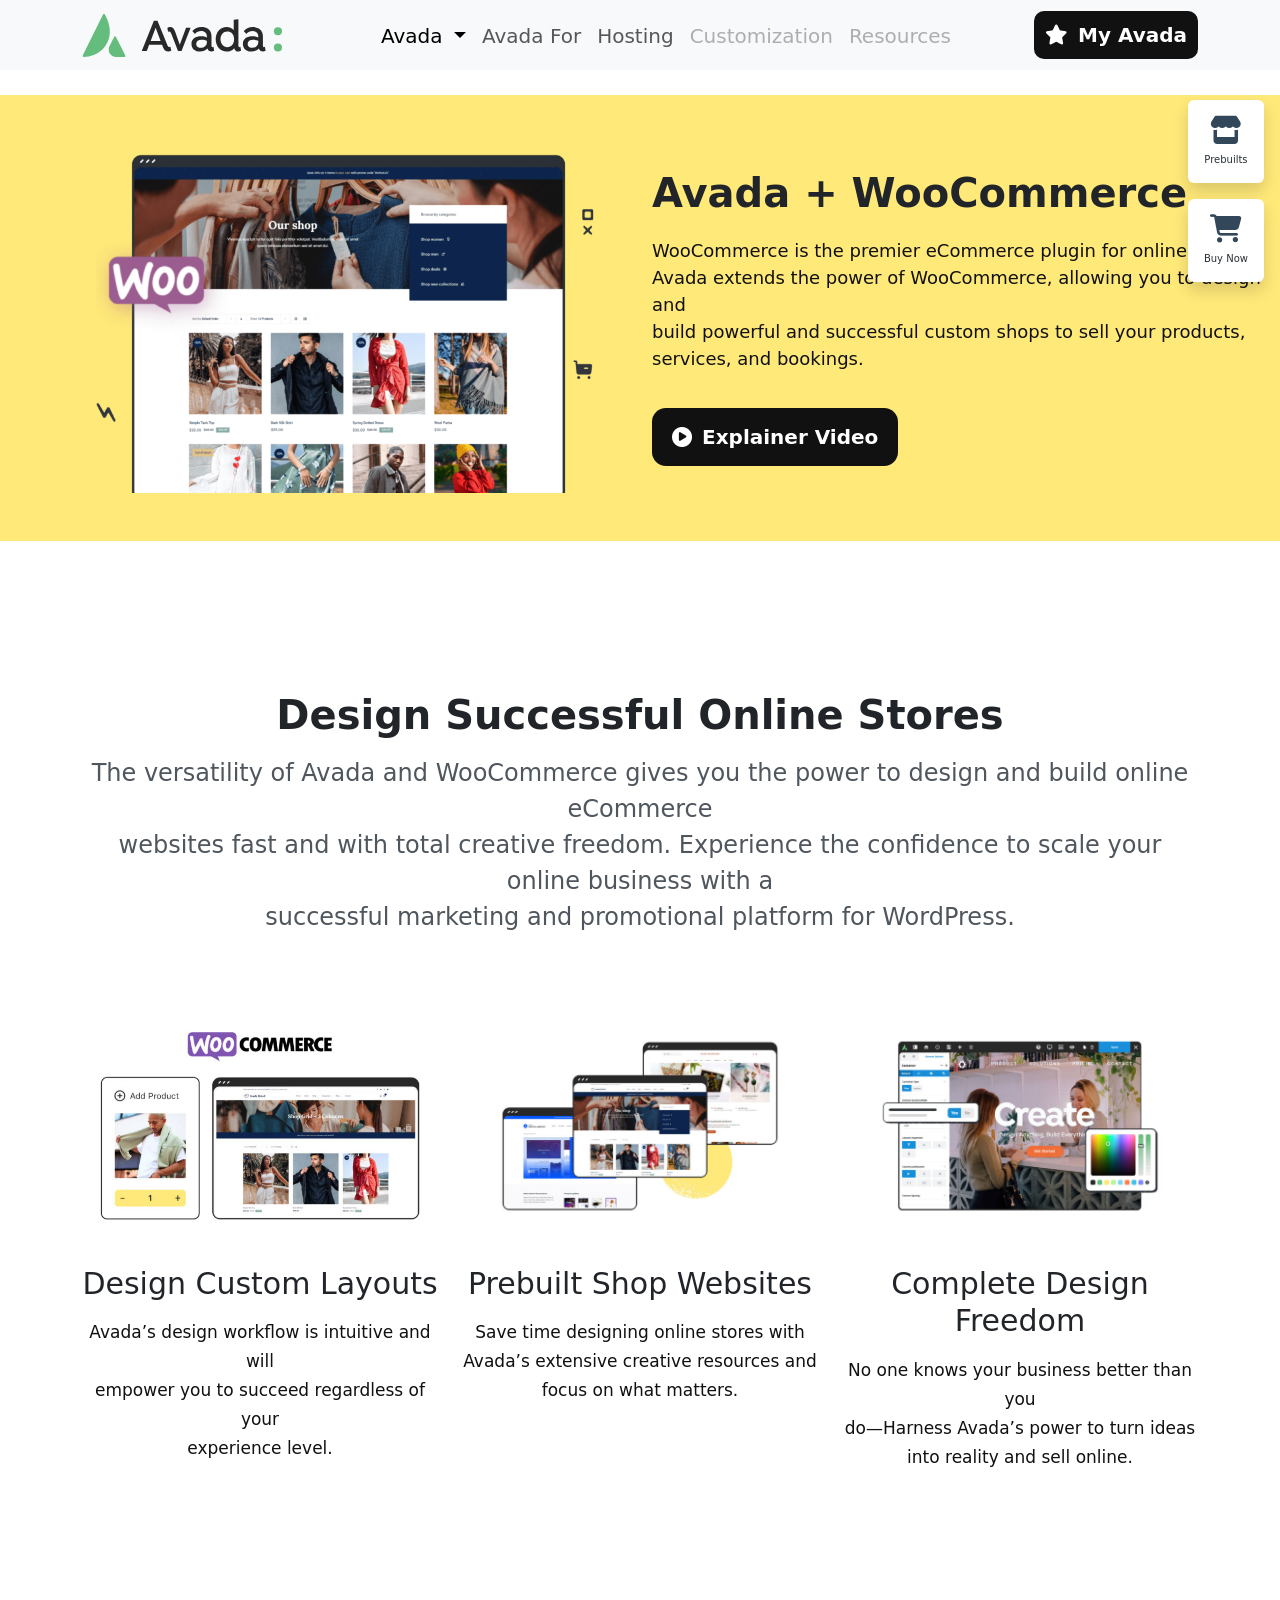
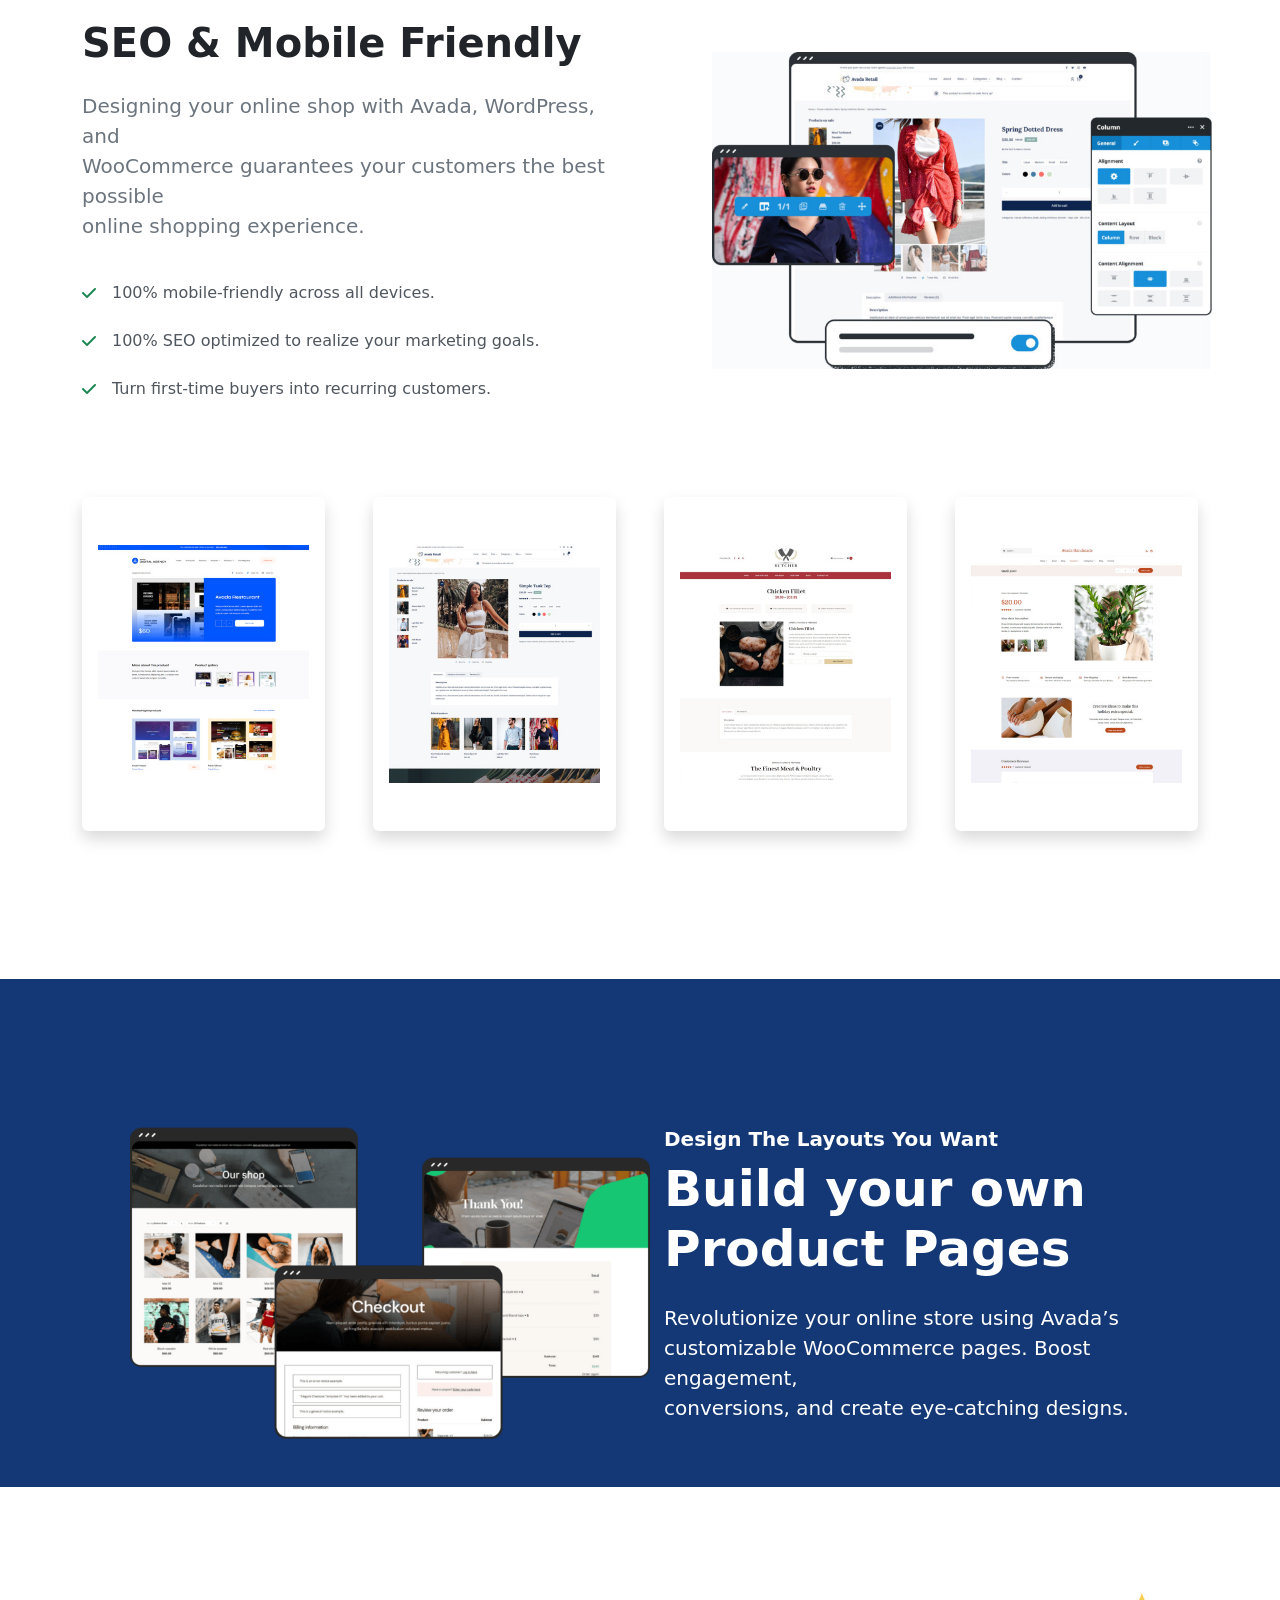
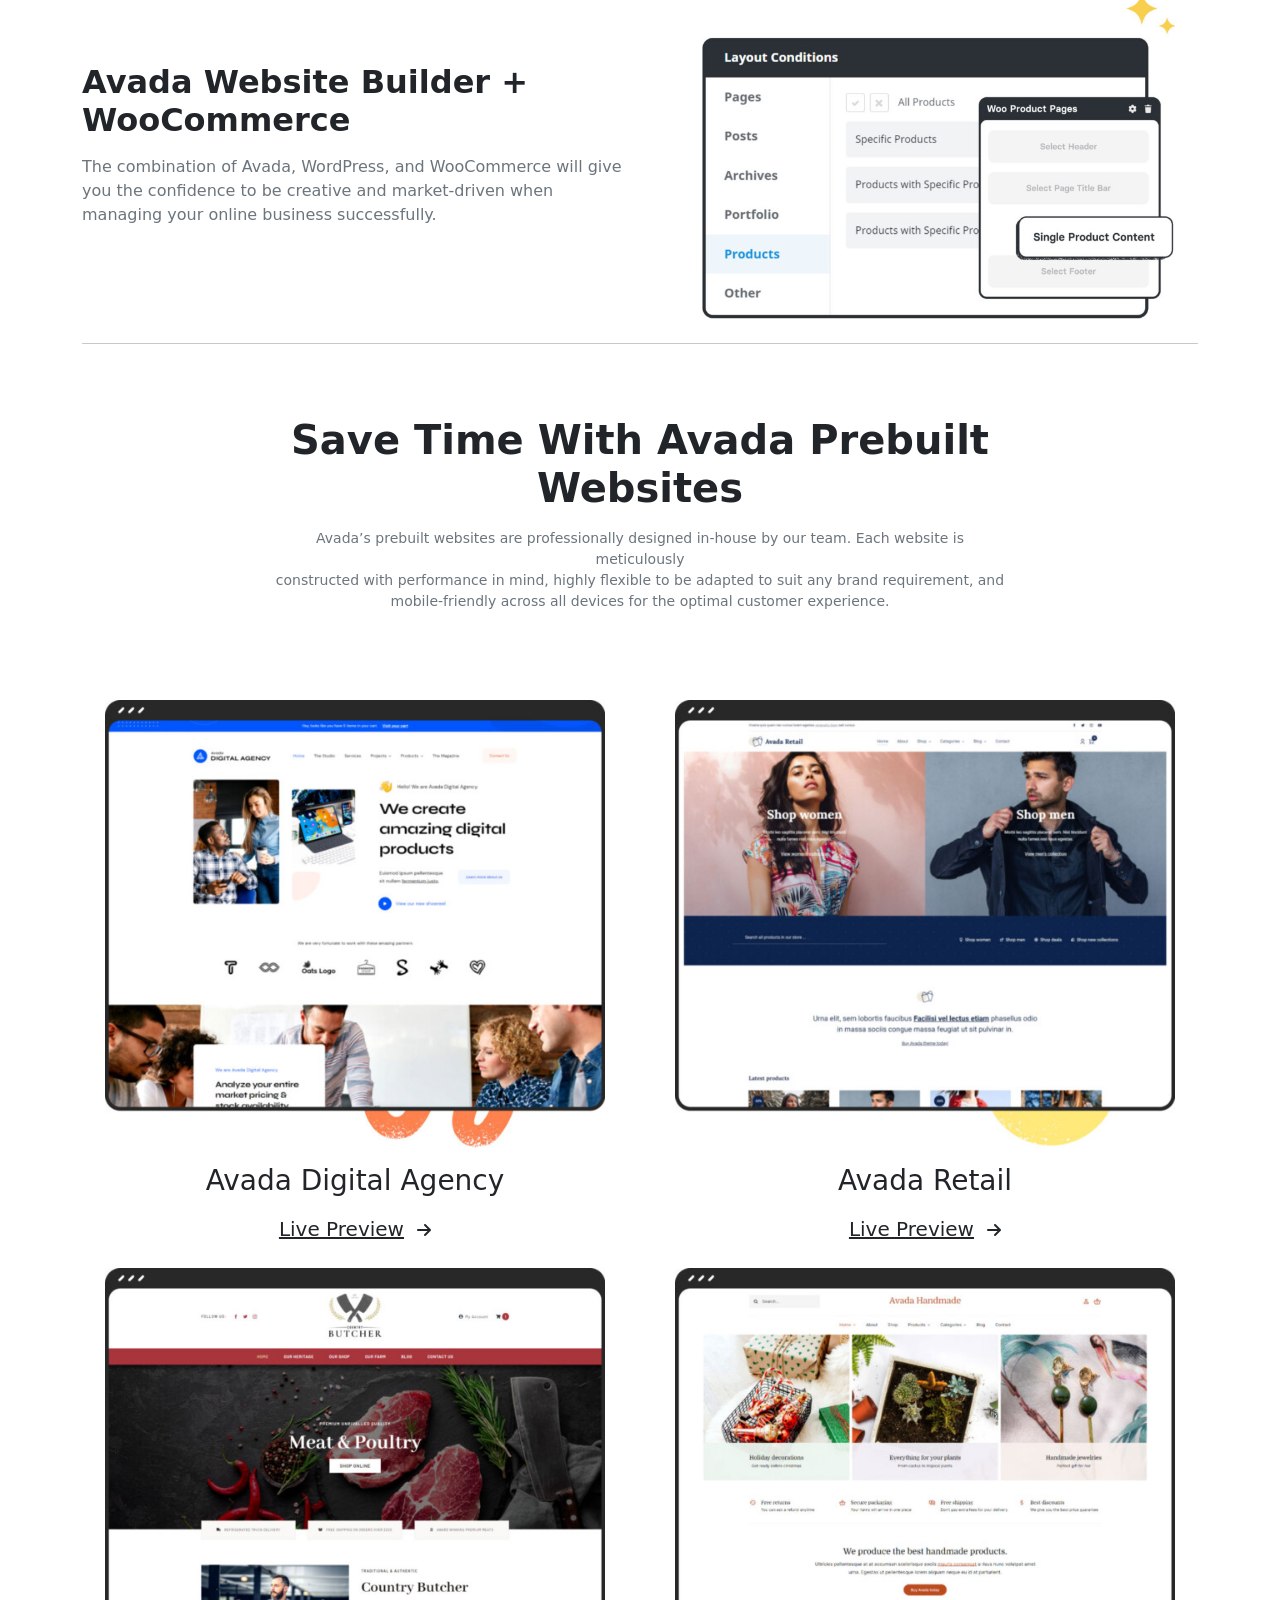
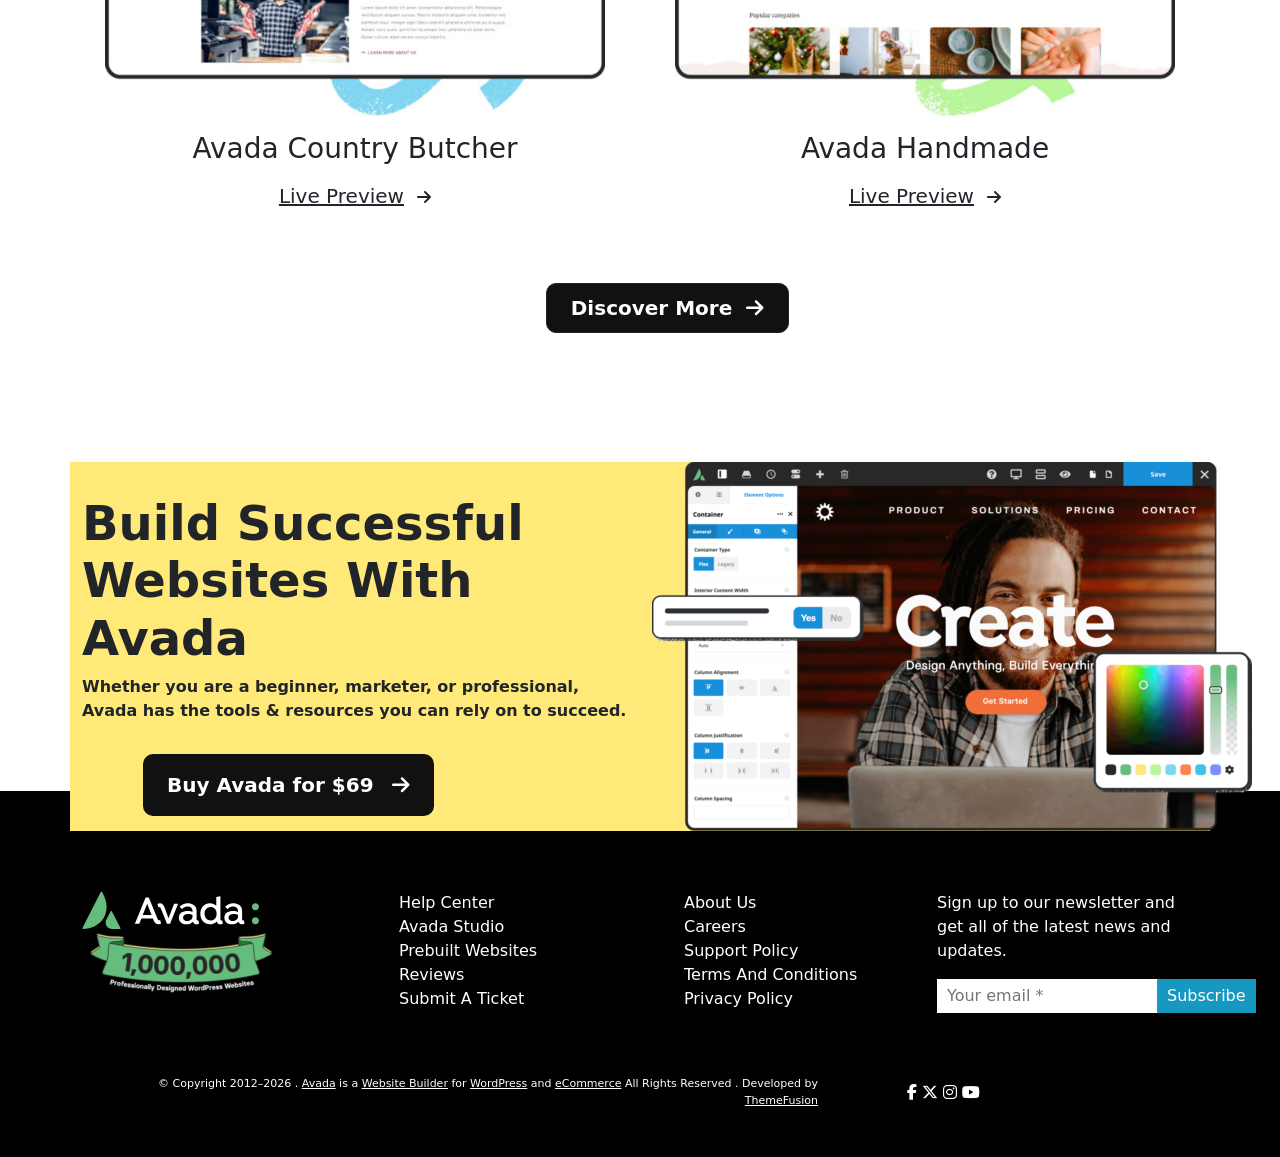
<file: woocommerce.html>
<!Doctype html>
<html lang="en">

<head>
    <meta charset="utf-8">
    <meta name="viewport" content="width=device-width, initial-scale=1">
    <meta name="description"
        content="Avada - The #1 Selling WordPress Theme. Build beautiful, professional websites with ease. Trusted by over 1,000,000 users.">
    <meta name="keywords" content="Avada, WordPress Theme, Website Builder, Drag and Drop Builder, Responsive Theme">
    <meta name="author" content="Anuj Kandari">
    <meta name="robots" content="index, follow">
    <meta name="theme-color" content="#4CAF50">

    <!-- Bootstrap CSS -->
    <link rel="stylesheet" href="https://cdnjs.cloudflare.com/ajax/libs/font-awesome/6.7.2/css/all.min.css">
    <link href="https://cdn.jsdelivr.net/npm/bootstrap@5.0.2/dist/css/bootstrap.min.css" rel="stylesheet">
    <link rel="stylesheet" href="css/style.css">

    <title>WooCommerce Builder</title>
</head>

<body>

    <!--Navbar section start here -->
    <section>
        <nav class="navbar navbar-expand-lg navbar-light bg-light">
            <div class="container">
                <a class="navbar-brand" href="index.html"><img src="images/avada-logo-svg.svg" class="img-fluid"></a>
                <button class="navbar-toggler" type="button" data-bs-toggle="collapse"
                    data-bs-target="#navbarSupportedContent" aria-controls="navbarSupportedContent"
                    aria-expanded="false" aria-label="Toggle navigation">
                    <span class="navbar-toggler-icon"></span>
                </button>
                <div class="collapse navbar-collapse" id="navbarSupportedContent">
                    <ul class="navbar-nav m-auto mb-2 mb-lg-0">

                        <li class="nav-item dropdown">
                            <a class="nav-link dropdown-toggle active" href="#" id="avadaDropdown" role="button"
                                data-bs-toggle="dropdown" aria-expanded="false">
                                Avada
                            </a>

                            <div class="dropdown-menu p-4 border-0 shadow-lg rounded-4" style="min-width:1100px;">

                                <div class="row">

                                    <!-- Column 1 -->
                                    <div class="col-lg-4">
                                        <a href="live-visual-builder.html" class="text-decoration-none text-dark">
                                            <div class="d-flex mb-4">
                                                <i class="fa-solid fa-wand-magic-sparkles fs-3 me-3 text-success"></i>
                                                <div>
                                                    <h6 class="fw-bold mb-1">Live Visual Builder</h6>
                                                    <small class="text-muted">The only limit is your imagination</small>
                                                </div>
                                            </div>
                                        </a>
                                        <a href="header-builder.html" class="text-decoration-none text-dark">
                                            <div class="d-flex mb-4">
                                                <i class="fa-solid fa-window-maximize fs-3 me-3 text-primary"></i>
                                                <div>
                                                    <h6 class="fw-bold mb-1">Header Builder</h6>
                                                    <small class="text-muted">Build custom header layouts</small>
                                                </div>
                                            </div>
                                        </a>
                                        <a href="footer-builder.html" class="text-decoration-none text-dark">
                                            <div class="d-flex mb-4">
                                                <i class="fa-solid fa-bars fs-3 me-3 text-danger"></i>
                                                <div>
                                                    <h6 class="fw-bold mb-1">Footer Builder</h6>
                                                    <small class="text-muted">Create a footer from scratch</small>
                                                </div>
                                            </div>
                                        </a>
                                        <a href="form-builder.html" class="text-decoration-none text-dark">
                                            <div class="d-flex">
                                                <i class="fa-solid fa-file-lines fs-3 me-3 text-warning"></i>
                                                <div>
                                                    <h6 class="fw-bold mb-1">Form Builder</h6>
                                                    <small class="text-muted">Forms that work effectively</small>
                                                </div>

                                            </div>
                                        </a>
                                        <a href="setup-wizard.html" class="text-decoration-none text-dark">
                                            <div class="d-flex">
                                                <i class="fa-solid fa-square-check fs-3 me-2"></i>
                                                <div>
                                                    <h6 class="fw-bold mb-1">Setup Wizard</h6>
                                                    <small class="text-muted">Build websites on the fly, and
                                                        fast</small>
                                                </div>

                                            </div>
                                        </a>
                                    </div>


                                    <!-- Column 2 -->
                                    <div class="col-lg-4">
                                        <a href="layout-builder.html" class="text-decoration-none text-dark">
                                            <div class="d-flex mb-4">
                                                <i class="fa-solid fa-layer-group fs-3 me-3 text-info"></i>
                                                <div>
                                                    <h6 class="fw-bold mb-1">Layout Builder</h6>
                                                    <small class="text-muted">Build stylish layouts</small>
                                                </div>
                                            </div>
                                        </a>
                                        <a href="mega-menu.html" class="text-decoration-none text-dark">
                                            <div class="d-flex mb-4">
                                                <i class="fa-solid fa-list fs-3 me-3 text-success"></i>
                                                <div>
                                                    <h6 class="fw-bold mb-1">Mega Menu Builder</h6>
                                                    <small class="text-muted">Build a custom mega menu</small>
                                                </div>
                                            </div>
                                        </a>
                                        <a href="woocommerce.html" class="text-decoration-none text-dark">
                                            <div class="d-flex mb-4">
                                                <i class="fa-solid fa-cart-shopping fs-3 me-3 text-primary"></i>
                                                <div>
                                                    <h6 class="fw-bold mb-1">WooCommerce Builder</h6>
                                                    <small class="text-muted">Start selling with Avada</small>
                                                </div>
                                            </div>
                                        </a>
                                        <a href="off-canvas.html" class="text-decoration-none text-dark">
                                            <div class="d-flex">
                                                <i class="fa-regular fa-rectangle-list me-3"></i>
                                                <div>
                                                    <h6 class="fw-bold mb-1">Off-Canvas Builder</h6>
                                                    <small class="text-muted">Captuer your visitors' attention</small>
                                                </div>
                                            </div>
                                        </a>
                                        <a href="performance-wizard.html" class="text-decoration-none text-dark">
                                            <div class="d-flex">
                                                <i class="fa-solid fa-bars-staggered me-3"></i>
                                                <div>
                                                    <h6 class="fw-bold mb-1">Performance Wizard</h6>
                                                    <small class="text-muted">Optimize your website easily</small>
                                                </div>
                                            </div>
                                        </a>
                                    </div>

                                    <!-- Column 3 -->
                                    <div class="col-lg-4">

                                        <div
                                            class="rounded-4 p-3 mb-3 bg-warning-subtle d-flex justify-content-between align-items-center">
                                            <div>
                                                <h6 class="fw-bold mb-1">Elements</h6>
                                                <small>150+ Design Elements</small>
                                            </div>
                                            <i class="fa-solid fa-cubes fs-2"></i>
                                        </div>

                                        <div
                                            class="rounded-4 p-3 mb-3 bg-success-subtle d-flex justify-content-between align-items-center">
                                            <div>
                                                <h6 class="fw-bold mb-1">Prebuilt Websites</h6>
                                                <small>113 Prebuilt Websites</small>
                                            </div>
                                            <i class="fa-solid fa-desktop fs-2"></i>
                                        </div>

                                        <div
                                            class="rounded-4 p-3 mb-3 bg-info-subtle d-flex justify-content-between align-items-center">
                                            <div>
                                                <h6 class="fw-bold mb-1">Avada Studio</h6>
                                                <small>639 Prebuilt Content Items</small>
                                            </div>
                                            <i class="fa-solid fa-laptop-code fs-2"></i>
                                        </div>

                                        <div
                                            class="rounded-4 p-3 bg-primary-subtle d-flex justify-content-between align-items-center">
                                            <div>
                                                <h6 class="fw-bold mb-1">What's New</h6>
                                                <small>Our latest Avada update</small>
                                            </div>
                                            <i class="fa-solid fa-star fs-2"></i>
                                        </div>

                                    </div>
                                    <div class=" col-12 mx-auto">
                                        <button class="button primary-btn w-100 py-4" type="button">
                                            Explore More Features
                                            <i class="fa-solid fa-arrow-right ms-2"></i>
                                        </button>
                                    </div>

                                </div>


                            </div>
                        </li>
                        <li class="nav-item">
                            <a class="nav-link" href="#">Avada For</a>
                        </li>
                        <li class="nav-item">
                            <a class="nav-link" href="#">Hosting</a>
                        </li>
                        <li class="nav-item">
                            <a class="nav-link disabled" href="#" tabindex="-1" aria-disabled="true"> Customization</a>
                        </li>
                        <li class="nav-item">
                            <a class="nav-link disabled" href="#" tabindex="-1" aria-disabled="true"> Resources</a>
                        </li>
                    </ul>
                    <div class="star">
                        <a href="#" class="star-btn">
                            <i class="fa-solid fa-star"></i>
                            My Avada
                        </a>
                    </div>
                </div>
            </div>
        </nav>
    </section>
    <!--Navbar section close here -->

    <!-- Floating Sidebar Start here -->
    <section>

        <div class="floating-bar position-fixed end-0  me-3">

            <a href="#"
                class="float-box d-flex flex-column align-items-center justify-content-center bg-white rounded shadow text-decoration-none p-3 mb-3">
                <i class="fa-solid fa-store fs-3"></i>
                <span class="small mt-2">Prebuilts</span>
            </a>

            <a href="#"
                class="float-box d-flex flex-column align-items-center justify-content-center bg-white rounded shadow text-decoration-none p-3">
                <i class="fa-solid fa-cart-shopping fs-3"></i>
                <span class="small mt-2">Buy Now</span>
            </a>

        </div>

    </section>
    <!-- Floating Sidebar close here -->

    <!-- live-visual-build -Website section start here -->
    <section class="builder-section">
        <div class="container-fluid">
            <div class="row align-items-center">
                <!-- Right Image -->

                <div class="col-lg-6 col-md-12 ps-lg-5">
                    <div class="layout-img">
                        <img src="images/woocommerce-3-800x560.webp" class="img-fluid py-5 ms-5 d-block"
                            alt="Avada Image">
                    </div>
                </div>
                <!-- Left Content -->
                <div class="col-lg-6 col-md-12 ">
                    <div class="builder-contant">
                        <h2>
                            Avada + WooCommerce
                        </h2>

                        <p>
                            WooCommerce is the premier eCommerce plugin for online stores. <br> Avada extends the power
                            of
                            WooCommerce, allowing you to design and <br> build powerful and successful custom shops to
                            sell
                            your products, <br> services, and bookings.
                        </p>
                        <div class="btn-explainer">
                            <a href="#" class="explainer-btn">
                                <i class="fa-solid fa-circle-play"></i>
                                <span>Explainer Video</span>

                            </a>
                        </div>
                    </div>
                </div>
            </div>
        </div>
    </section>
    <!-- live-visual-build -Website section close here -->

    <!-- group-card section start here -->
    <section class="gride-card">
        <div class="container">
            <div class="row">
                <div class="col-12">
                    <h2 class="fs-1 text-center fw-bold mb-3">Design Successful Online Stores</h2>
                    <p class="fs-4 text-center f-color mb-5">The versatility of Avada and WooCommerce gives you the
                        power to design and build online eCommerce <br>
                        websites fast and with total creative freedom. Experience the confidence to scale your online
                        business with a <br> successful marketing and promotional platform for WordPress.</p>
                </div>
            </div>
            <div class="row row-cols-3 pt-5">
                <div class="col">
                    <div class="hero-title">
                        <img src="images/woo-3-600x355 (1).jpg" class="card-img-top" alt="...">
                        <!-- <i class="fa-solid fa-shapes icon m-left "></i> -->
                        <div class="card-body">
                            <h3 class="card-title text-center mt-4">Design Custom Layouts</h3>

                            <p class="card-text text-center  mt-3">Avada’s design workflow is intuitive and will <br>
                                empower
                                you to succeed regardless of your <br> experience level.</p>
                        </div>
                    </div>
                </div>
                <div class="hero-title">
                    <div class="col">
                        <img src="images/prebuilt-site-2-600x393.jpg" class="card-img-top" alt="...">
                        <!-- <i class="fa-solid fa-image icon m-left"></i> -->
                        <div class="card-body">
                            <h3 class="card-title text-center mt-4">Prebuilt Shop Websites</h3>
                            <p class="card-text text-center  mt-3">Save time designing online stores with <br> Avada’s
                                extensive creative resources and <br> focus on what matters.
                            </p>
                        </div>
                    </div>
                </div>
                <div class="hero-title">
                    <div class="col">
                        <img src="images/freedom-600x393.jpg" class="card-img-top" alt="...">
                        <!-- <i class="fa-solid fa-copy  icon m-left"></i> -->
                        <div class="card-body">
                            <h3 class="card-title text-center mt-4">Complete Design Freedom</h3>
                            <p class="card-text text-center mt-3">No one knows your business better than you <br>
                                do—Harness
                                Avada’s power to turn ideas <br> into reality and sell online.
                            </p>
                        </div>
                    </div>
                </div>
            </div>
        </div>
    </section>
    <!-- group-card section close here-->

    <!-- avada cta section start here -->

    <section class="four-card">
        <div class="container">
            <div class="row gx-5 align-items-center">
                <div class="col-md-6 py-5">
                    <h2 class=" fs-1 fw-bold mb-4">
                        SEO & Mobile Friendly
                    </h2>
                    <p class="text-secondary fs-5">Designing your online shop with Avada, WordPress, and <br>
                        WooCommerce
                        guarantees your customers the best possible <br> online shopping experience.
                    </p>
                    <br>
                    <div class="d-flex align-items-center gap-3">
                        <i class="fa-solid fa-check  text-success"></i>
                        <span class="f-color">100% mobile-friendly across all devices.</span>
                    </div>
                    <br>
                    <div class="d-flex align-items-center gap-3">
                        <i class="fa-solid fa-check  text-success"></i>
                        <span class="f-color">100% SEO optimized to realize your marketing goals.</span>
                    </div>
                    <br>
                    <div class="d-flex align-items-center gap-3">
                        <i class="fa-solid fa-check  text-success"></i>
                        <span class="f-color">Turn first-time buyers into recurring customers.</span>
                    </div>

                </div>
                <div class="col-md-6">
                    <div class="wooCommerce">
                        <img src="images/single-product-3-800x506.jpg" class="img-fluid  py-5 ms-5 d-block">
                    </div>
                </div>
            </div>
            <div class="row gx-5 pt-5">
                <div class="col">
                    <img src="images/single-1-400x451.jpg"
                        class="img-fluid py-5 d-block shadow p-3 mb-5 bg-body rounded">
                </div>
                <div class="col">
                    <img src="images/single-2-400x451.jpg"
                        class="img-fluid py-5 d-block shadow p-3 mb-5 bg-body rounded">
                </div>
                <div class="col">
                    <img src="images/single-3-400x451.jpg"
                        class="img-fluid py-5 d-block shadow p-3 mb-5 bg-body rounded">
                </div>
                <div class="col">
                    <img src="images/single-4-400x451.jpg"
                        class="img-fluid py-5 d-block shadow p-3 mb-5 bg-body rounded">
                </div>
            </div>
        </div>
    </section>

    <!-- avada cta section close here -->

    <!-- shope-page setion start here  -->

    <section class="shope">
        <div class="container">
            <div class="row gx-5 align-items-center">
                <div class="col-md-6">

                    <div class="layoutcta-img">
                        <img src="images/build-your-own-custom-woo-page-800x480.webp"
                            class="img-fluid  py-5 ms-5 d-block">
                    </div>
                </div>
                <div class="col-md-6 py-5">
                    <h2 class=" fs-5 fw-semibold">
                        <span>Design The Layouts You Want</span>
                    </h2>

                    <h3 class="fw-semibold mt-2  fs-20">Build your own<br>
                        <span id="shopeTyping">Check Out Pages</span><br>
                    </h3>
                    <p class="fs-5 mt-4">Revolutionize your online store using Avada’s <br> customizable
                        WooCommerce pages. Boost engagement, <br> conversions, and create eye-catching designs.
                    </p>

                </div>
            </div>
        </div>
    </section>

    <!-- shope-page  section end here  -->

    <!-- woocommerce layout section start here -->

    <section class="woocommerce">
        <div class="container">
            <div class="row align-items-center">
                <div class="col-md-6">
                    <div class="py-5">
                        <h2 class="fs-2 fw-bold mb-3">
                            Avada Website Builder + WooCommerce
                        </h2>
                        <p class="text-secondary fs-6">
                            The combination of Avada, WordPress, and WooCommerce will give
                            you the confidence to be creative and market-driven when
                            managing your online business successfully.
                        </p>
                    </div>
                </div>
                <div class="col-md-6">
                    <div class="wooCommerce text-center">
                        <img src="images/layout-4-800x530.jpg" class="img-fluid"
                            alt="Avada Website Builder + WooCommerce">
                    </div>
                </div>
            </div>

            <hr class="my-4">

            <div class="row justify-content-center text-center">
                <div class="col-md-8">
                    <h3 class="fs-1 fw-semibold mt-5 mb-3">
                        Save Time With Avada Prebuilt Websites
                    </h3>
                    <p class="text-secondary small mb-3">
                        Avada’s prebuilt websites are professionally designed in-house
                        by our team. Each website is meticulously <br> constructed with
                        performance in mind, highly flexible to be adapted to suit any
                        brand requirement, and <br> mobile-friendly across all devices for
                        the optimal customer experience.
                    </p>
                </div>
            </div>

            <div class="row g-4 mt-5">
                <div class="col-md-6">
                    <div class="text-center">
                        <img src="images/demo-3-600x538.jpg" class="img-fluid website-img" alt="Avada Digital Agency">
                        <h6 class="mt-3 mb-3 fs-3">Avada Digital Agency</h6>
                        <a href="#" class="text-dark small fs-5">Live Preview</a>
                        <i class="fa-solid fa-arrow-right ms-2"></i>
                    </div>
                </div>

                <div class="col-md-6">
                    <div class="website-card text-center">
                        <img src="images/demo-4-600x538.jpg" class="img-fluid website-img" alt="Avada Retail">
                        <h6 class="mt-3 mb-3 fs-3">Avada Retail</h6>
                        <a href="#" class="text-dark small fs-5">Live Preview</a>
                        <i class="fa-solid fa-arrow-right ms-2"></i>
                    </div>
                </div>

                <div class="col-md-6">
                    <div class="website-card text-center">
                        <img src="images/demo-5-600x538.jpg" class="img-fluid website-img" alt="Avada Country Butcher">
                        <h6 class="mt-3 mb-3 fs-3">Avada Country Butcher</h6>
                        <a href="#" class="text-dark small fs-5">Live Preview</a>
                        <i class="fa-solid fa-arrow-right ms-2"></i>
                    </div>
                </div>

                <div class="col-md-6">
                    <div class="website-card text-center">
                        <img src="images/demo-6-600x538.jpg" class="img-fluid website-img" alt="Avada Handmade">
                        <h6 class="mt-3 mb-3 fs-3">Avada Handmade</h6>
                        <a href="#" class="text-dark small fs-5">Live Preview</a>
                        <i class="fa-solid fa-arrow-right ms-2"></i>
                    </div>
                </div>
            </div>

            <div class="text-center mt-4 mb-5 pt-5">
                <button class="btn btn-dark btn-sm px-4">Discover More
                    <i class="fa-solid fa-arrow-right ms-1 inline-flex align-items-center"></i>
                </button>
            </div>
        </div>
    </section>

    <!-- woocommerce layout section end here -->

    <!--Building Tools section start here -->
    <!-- <section class="tools-web">
        <div class="container">
            <h2 class="fs-2 text-center fw-semibold">
                Intuitive Website Building Tools
            </h2>
            <p class="text-center text-secondary tool-f mb-4">
                Avada empowers designers with intuitive tools that
                simplify the website-building experience. Design
                beautiful, professional<br>
                sites effortlessly—start creating today with Avada.
            </p>

            <div class="row align-items-center">
                <div class="col-md-6">
                    <div class="tool-img">
                        <img src="images/web-tool.jpg" class="img-fluid ms-5 py-5 d-block">
                    </div>
                </div>

                <div class="col-md-6">
                    <div class="workflow-title">
                        <h3 class="text-center fs-2 fw-semibold">
                            Speed Up Your Workflow
                        </h3>
                    </div>

                    <div class="box-flex">
                        <div class="box box-blue">
                            <h4>Conditional Layouts</h4>
                            <p>
                                Edit in one place, and deploy the content
                                in multiple locations.
                            </p>
                            <div class="line-btn">
                                <a href="https://avada.com/feature/footer-builder/">
                                    <span>Discover More</span>
                                </a>
                            </div>
                        </div>

                        <div class="box box-yellow">
                            <h4>Conditional Layouts</h4>
                            <p>
                                Edit in one place, and deploy the content
                                in multiple locations.
                            </p>
                            <div class="line-btn">
                                <a href="https://avada.com/feature/footer-builder/">
                                    <span>Discover More</span>
                                </a>
                            </div>
                        </div>
                    </div>
                </div>
            </div>

            <div class="row align-items-center">
                <div class="col-md-6">
                    <div class="data-text">
                        <h3 class="pb-3">Display Data-Driven Information</h3>
                    </div>

                    <div class="duo-flex">
                        <div class="duo duo-blue">
                            <h4>Dynamic Content</h4>
                            <p>
                                Create flexible content and display it
                                in multiple locations.
                            </p>
                            <div class="line-btn">
                                <a href="https://avada.com/feature/footer-builder/">
                                    <span>Discover More</span>
                                </a>
                            </div>
                        </div>

                        <div class="duo duo-yellow">
                            <h4>Global Styling</h4>
                            <p>
                                Control your website design from one
                                convenient location.
                            </p>
                            <div class="line-btn">
                                <a href="https://avada.com/feature/footer-builder/">
                                    <span>Discover More</span>
                                </a>
                            </div>
                        </div>
                    </div>
                </div>

                <div class="col-md-6">
                    <div class="tools-img">
                        <img src="images/dynamic-content.jpg" class="img-fluid ms-5 py-5 d-block">
                    </div>
                </div>
            </div>
        </div>
    </section> -->
    <!--Building Tools section end here -->

    <!-- Build -Website section start here -->
    <section class="image-footer">
        <div class="bannercont">
            <div class="container">
                <div class="row align-items-center">

                    <!-- Left Content -->
                    <div class="col-lg-6 col-md-12">
                        <h2 class="display-5 fw-bold pt-4">
                            Build Successful <br> Websites With Avada
                        </h2>

                        <p class="fw-semibold mb-4">
                            Whether you are a beginner, marketer, or professional,
                            Avada has the tools & resources you can rely on to succeed.
                        </p>
                        <div class="btn">
                            <a href="#" class="btn-dark px-4 py-3 ms-md-5">
                                Buy Avada for $69
                                <i class="fa-solid fa-arrow-right ms-2"></i>
                            </a>
                        </div>
                    </div>
                    <!-- Right Image -->
                    <div class="col-lg-6 col-md-12 text-center">
                        <img src="images/footer-cta-600x369.webp" alt="Avada Image">
                    </div>

                </div>
            </div>
        </div>
    </section>
    <!-- Build -Website section close here -->

    <!-- footer section start here -->
    <footer class=" footer-bg pb-5">
        <div class="container">
            <div class="row gy-5">
                <div class="col-lg-3 col-md-6">
                    <!-- Logo -->
                    <div class="footer-col footer-logo">
                        <a href="#">
                            <img src="images/avada-logo-light-svg.svg" alt="Avada Logo">
                        </a>

                        <img src="images/avada-million-sales-milestone-ribbon-small-200x67.webp" alt="1 Million Users">
                    </div>

                </div>

                <div class="col-lg-3 col-md-6">
                    <!-- Links -->
                    <div class="footer-col">
                        <div class="footer-link">
                            <ul>
                                <li><a href="#">Help Center</a></li>
                                <li><a href="#">Avada Studio</a></li>
                                <li><a href="#">Prebuilt Websites</a></li>
                                <li><a href="#">Reviews</a></li>
                                <li><a href="#">Submit A Ticket</a></li>
                            </ul>
                        </div>
                    </div>
                </div>

                <div class="col-lg-3 col-md-6">
                    <!-- Links -->
                    <div class="footer-col">
                        <div class="footer-link">
                            <ul>
                                <li><a href="#">About Us</a></li>
                                <li><a href="#">Careers</a></li>
                                <li><a href="#">Support Policy</a></li>
                                <li><a href="#">Terms And Conditions</a></li>
                                <li><a href="#">Privacy Policy</a></li>
                            </ul>
                        </div>
                    </div>

                </div>

                <div class="col-lg-3 col-md-6">
                    <!-- Newsletter -->
                    <div class="footer-col newsletter">

                        <p>
                            Sign up to our newsletter and get all of the latest
                            news and updates.
                        </p>

                        <form class="subscribe-form">
                            <input type="email" placeholder="Your email *">
                            <button type="submit">Subscribe</button>
                        </form>
                    </div>
                </div>
            </div>
            <!--copyright raw-->

            <div class="row align-items-center pt-5 mt- border-top">

                <div class="col-lg-8 text-center text-lg-end">
                    <!-- Copyright -->
                    <div class="footer-bottom">
                        <div class="copyright">
                            © Copyright 2012–2026 .
                            <a href="#">Avada</a> is a
                            <a href="#">Website Builder</a> for
                            <a href="#">WordPress</a> and
                            <a href="#">eCommerce</a>
                            All Rights Reserved .
                            Developed by <a href="#">ThemeFusion</a>
                        </div>
                    </div>
                </div>

                <div class="col-lg-4 text-center text-lg-start">
                    <!-- Social Icons -->
                    <div class="social-icons">
                        <a href="#"><i class="fa-brands fa-facebook-f"></i></a>
                        <a href="#"><i class="fa-brands fa-x-twitter"></i></a>
                        <a href="#"><i class="fa-brands fa-instagram"></i></a>
                        <a href="#"><i class="fa-brands fa-youtube"></i></a>
                    </div>
                </div>

            </div>
        </div>

    </footer>
    <!-- footer section start here -->

    <!-- Optional JavaScript; choose one of the two! -->

    <!-- Option 1: Bootstrap Bundle with Popper -->
    <script src="https://cdn.jsdelivr.net/npm/bootstrap@5.0.2/dist/js/bootstrap.bundle.min.js"></script>
    <script src="script/script.js"></script>

    <!-- Option 2: Separate Popper and Bootstrap JS -->
    <!--
    <script src="https://cdn.jsdelivr.net/npm/@popperjs/core@2.9.2/dist/umd/popper.min.js" integrity="sha384-IQsoLXl5PILFhosVNubq5LC7Qb9DXgDA9i+tQ8Zj3iwWAwPtgFTxbJ8NT4GN1R8p" crossorigin="anonymous"></script>
    <script src="https://cdn.jsdelivr.net/npm/bootstrap@5.0.2/dist/js/bootstrap.min.js" integrity="sha384-cVKIPhGWiC2Al4u+LWgxfKTRIcfu0JTxR+EQDz/bgldoEyl4H0zUF0QKbrJ0EcQF" crossorigin="anonymous"></script>
    -->
</body>

</html>
</file>
<file: css/style.css>
* {
    padding: 0;
    margin: 0;
    box-sizing: border-box;
}

body {
    text-decoration: none;
    background-color: #fff;
}

.navbar-brand img {
    width: 200px;
    height: auto;
}

.nav-item {
    font-size: 20px;
}

.col-md-5 h1 {
    font-size: 69px;
    font-weight: bold;
    color: #000;
}

.col-md-5 p {
    font-size: 21px;
    margin-top: 25px;
}

#typing {
    color: #050000;
    display: inline-block;
    transition: .4s;
}


.star {
    text-align: right;
}

.star-btn {
    display: inline-flex;
    gap: 10px;
    align-items: center;
    padding: 9px 11px;
    background: #111;
    color: #fff;
    text-decoration: none;
    font-size: 20px;
    font-weight: bold;
    border-radius: 10px;
}

.star a:hover {
    color: #fff;
}

.star-btn i {
    transition: none;
    color: #fff;
}

.star-btn:hover i {
    animation: arrowMove .5s ease;
}

@keyframes arrowMove {

    0% {
        transform: translateX(0);
        opacity: 1;
    }

    45% {
        transform: translateX(18px);
        opacity: 0;
    }

    46% {
        transform: translateX(-18px);
        opacity: 0;
    }

    100% {
        transform: translateX(0);
        opacity: 1;
    }

}


.start {
    text-align: left;
}

.btn-start {
    display: inline-flex;
    gap: 10px;
    align-items: center;
    padding: 16px 17px;
    background: #111;
    color: #fff;
    text-decoration: none;
    font-size: 25px;
    font-weight: bold;
    border-radius: 10px;
    margin-top: 30px;
}

.btn-start i {
    transition: none;
    color: #fff;
}

.btn-start:hover i {
    animation: arrowMove .5s ease;
}

@keyframes arrowMove {

    0% {
        transform: translateX(0);
        opacity: 1;
    }

    45% {
        transform: translateX(18px);
        opacity: 0;
    }

    46% {
        transform: translateX(-18px);
        opacity: 0;
    }

    100% {
        transform: translateX(0);
        opacity: 1;
    }

}

.reviews {
    display: flex;
    gap: 60px;
    margin-top: 50px;
    flex-wrap: wrap;
}

.review-box h2 {
    font-size: 45px;
    font-weight: 700;
    color: #000;
}

.review-box p {
    font-size: 22px;
    color: #111;
    margin-top: 10px;
}

.floating-bar {
    top: 100px;
    right: 20px;
    z-index: 999;
}

.floating-bar span {
    font-size: 10px;
    color: #2a3035;
}


.floating-bar a {
    color: #33475b;

}

.float-box i {
    transition: none;

}

.float-box:hover i {
    animation: floatBox .5s ease;
}

@keyframes floatBox {

    0% {
        transform: translateX(0);
        opacity: 1;
    }

    45% {
        transform: translateX(18px);
        opacity: 0;
    }

    46% {
        transform: translateX(-18px);
        opacity: 0;
    }

    100% {
        transform: translateX(0);
        opacity: 1;
    }

}

.marketing {
    padding-top: 100px;
}

.mar_box {
    max-width: 360px;
    width: 100%;
    background: #ffe979;
    padding: 25px;
    text-align: center;
    font-weight: bold;
    font-size: 25px;
    border-radius: 10px;
    cursor: pointer;
    transition: all .4s ease;
    transform: scale(1);
}

.mar_box:hover {
    transform: translateY(-12px);
}

.mar_img {
    max-width: 350px;
    width: 100%;
    height: 320px;
    margin: auto;
}

.mar_img img {
    width: 100%;
    height: 100%;
    object-fit: contain;
}

.mar_tab {
    display: flex;
    flex-wrap: wrap;
    align-items: center;
    justify-content: center;
    text-align: center;
    gap: 10px;
    margin-top: 20px;
}

.mar_tab a {
    border: 2px solid #e0bb00;
    border-radius: 12px;
    padding: 10px;
    color: #111;
    font-weight: 600;
    font-size: 16px;
    text-decoration: none;
    background-color: #e0bb00;
}

.mar_box.bg_02 {
    background-color: #b7f598;
}

.mar_box.bg_02 .mar_tab a {
    background-color: #65ba3b;
    border: 2px solid #65ba3b;
}

.mar_box.bg_03 {
    background-color: #7ed5f0;
}

.mar_box.bg_03 .mar_tab a {
    background-color: #1698c0;
    border: 2px solid #1698c0;
}

.product-section .nav-pills .nav-link.active,
.product-section .nav-pills .show>.nav-link {
    color: #000;
    background-color: #ccc;
}

.banner a:hover {
    color: #fff;
}

.design {
    padding-top: 100px
}

.design-banner {
    text-align: center;
}

.design-banner img {
    width: 80px;
    margin: auto
}

.design-banner h2 {
    margin-top: 20px;
    font-size: 55px;
    font-weight: bold;
}

.design-banner p {
    margin-top: 20px;
    font-size: 22px;
}

.design-banner img:hover {
    animation: logoHover .4s ease;
}

@keyframes logoHover {

    0% {
        transform: translateX(0);
        opacity: 1;
    }

    45% {
        transform: translateX(30px);
        opacity: 0;
    }

    46% {
        transform: translateX(-30px);
        opacity: 0;
    }

    100% {
        transform: translateX(0);
        opacity: 1;
    }

}

.product-section {
    padding-top: 45px;
}

.product-section .nav-pills .nav-link {
    font-weight: bold;
    margin-bottom: 30px;
    font-size: 17px;
    background: #fff;
    border-radius: 5.25rem;
    color: #333;
}

.builder {
    padding-top: 55px;
}

.builder-text h2 {
    text-align: center;
    font-weight: bold;
    font-size: 50px;
    margin-bottom: 30px;

}

.builder-text p {
    text-align: center;
    font-size: 20px;
}

.element {
    padding: 60px;
}


.element-text h3 {
    font-size: 35px;
    margin-top: 30px;
    margin-bottom: 20px;
}

.element-text p {
    font-size: 18px;
    margin-bottom: 35px;
}

.discover-btn {
    display: inline-flex;
    gap: 10px;
    align-items: center;
    padding: 13px 13px;
    background: #111;
    color: #fff;
    text-decoration: none;
    font-size: 22px;
    font-weight: bold;
    border-radius: 10px;
    margin-top: 45px;
}

.discover-btn i {
    transition: none;
    color: #fff;
}

.discover-btn:hover i {
    animation: arrowMove .5s ease;
}

@keyframes arrowMove {

    0% {
        transform: translateX(0);
        opacity: 1;
    }

    45% {
        transform: translateX(18px);
        opacity: 0;
    }

    46% {
        transform: translateX(-18px);
        opacity: 0;
    }

    100% {
        transform: translateX(0);
        opacity: 1;
    }

}

.element a:hover {
    color: #fff;
}

.discover {
    text-align: center;
    margin: auto;
}

.trust {
    position: relative;
}

.trust::before {
    content: '';
    background: url(/images/shape-bg-9.svg) no-repeat;
    width: 230px;
    height: 230px;
    position: absolute;
}

.background-img p {
    font-size: 22px;
    text-align: center;
    padding-bottom: 100px;
}

.background-img h2 {
    font-size: 48px;
    font-weight: bold;
    margin-bottom: 30px;
    text-align: center;
    line-height: 1.17;
    padding-top: 100px;
}

.document p {
    font-size: 17px;
    line-height: 1.2;
    margin-bottom: 100px;

}

.document h3 {
    font-size: 22px;
    margin-bottom: 30px;

}

.comoom-h img {
    height: 120px;
    margin-bottom: 30px;
}

.team-banner {
    position: relative;
}

/* .team-banner img {
    width: 100%;
    position: absolute;
    right: 113px;
} */

.team-text {
    background: #FFE979;
    padding: 45px;
    min-height: 100%;
    display: flex;
    flex-direction: column;
    justify-content: center;
}

.team-text p {
    font-size: 22px;
    line-height: 1.8;
    color: #222;
}

.square-bird {
    display: flex;
    align-items: center;
    /* gap:20px; */
}

.square-bird img {
    width: 80px;
}

.square-bird h3 {
    font-size: 20px;
    margin-bottom: 8px;
}

.square-bird a {
    font-size: 18px;
}

.faq {
    padding-top: 100px;
}

.question-text h2 {
    font-size: 42px;
    font-weight: 700;
    text-align: center;
    margin-bottom: 75px;
}

.web-display {
    flex-direction: column;
    padding-top: 100px;
}

.web-display .container,
.container-lg,
.container-md,
.container-sm,
.container-xl {
    background-color: #b7f598;
    padding: 35px;
}

.web-display .display-5 {
    font-size: 40px;
    margin-left: 60px;
}

.web-display .lead {
    font-size: 18px;
    font-weight: 400;
    margin-left: 60px;
}

.web-display .text-secondary {
    color: #000 !important;
}

.btn {
    text-align: right;
}

.btn-dark {
    border-radius: 20px;
    display: inline-flex;
    gap: 10px;
    align-items: center;
    padding: 9px 11px;
    margin-left: 55px;
    background: #111;
    color: #fff;
    text-decoration: none;
    font-size: 20px;
    font-weight: bold;
    border-radius: 10px;
}

.btn a:hover {
    color: #fff;
}

.btn-dark i {
    transition: none;
    color: #fff;
}

.btn-dark:hover i {
    animation: arrowMove .5s ease;
}

@keyframes arrowMove {

    0% {
        transform: translateX(0);
        opacity: 1;
    }

    45% {
        transform: translateX(18px);
        opacity: 0;
    }

    46% {
        transform: translateX(-18px);
        opacity: 0;
    }

    100% {
        transform: translateX(0);
        opacity: 1;
    }

}

.build-banner img {
    width: 100px;
}

.bg-dark {
    background-color: #000 !important;
}

.footer-link li a {
    color: #fff;
    text-decoration: none;

}

.footer-col ol,
ul {
    list-style: none;
}



.footer-copy li a {
    text-decoration: none;
}

.footer-bottom a {
    color: #fff;
    text-decoration: underline;
}

.copyright {
    font-size: 11px;
}

.social-icons a {
    color: #fff;

}

.social-icons {
    margin-left: 65px;
}

.border-top {
    border-top: 1px solid #000 !important;
}

.social-icons a:hover {
    color: #65ba3b;
}

.footer-link a:hover {
    color: #65ba3b;
}

.footer-bottom a:hover {
    color: #65ba3b;
}

.subscribe-form {
    display: flex;
}

.subscribe-form :where(button, input) {
    background: #fff;
    padding: 5px 10px;
    border: 0;
}

.subscribe-form button {
    background: #1698c0;
    color: #fff;
}

.subscribe-form button:hover {
    background-color: #65ba3b;
}

.dropdown-menu {
    border: none;
    box-shadow: 0 10px 25px rgba(0, 0, 0, .15);
}

/* .dropdown-menu h6{
    font-weight:700;
    margin-bottom:15px;
}

.dropdown-item{
    padding:8px 0;
} */

/* ===========================
   Avada Mega Menu
=========================== */

.dropdown-menu {
    width: 1100px;
    left: 230px !important;
    right: auto;
    transform: translateX(-50%);
}

/* Left & Middle Items */

.dropdown-menu .d-flex {
    transition: .3s;
    cursor: pointer;
    border-radius: 12px;
    padding: 10px;
}

.dropdown-menu .d-flex:hover {
    background: #f8f9fa;
    transform: translateX(8px);
}

.dropdown-menu h6 {
    font-size: 17px;
    font-weight: 600;
    margin-bottom: 5px;
}

.dropdown-menu small {
    font-size: 13px;
    color: #666;
}

/* Right Side Cards */

.dropdown-menu .rounded-4 {
    border-radius: 18px !important;
    transition: .3s;
    cursor: pointer;
}

.dropdown-menu .rounded-4:hover {
    transform: translateY(-6px);
    box-shadow: 0 15px 35px rgba(0, 0, 0, .15);
}

/* Icons */

.dropdown-menu i {
    transition: .3s;
}

.dropdown-menu .d-flex:hover i {
    transform: scale(1.15);
}

.builder-section {
    padding-top: 25px;
    /* background-color: #FFE979; */
}

.builder-section .align-items-center {
    align-items: center !important;
    background-color: #ffe979;
}

.builder-contant h2,
.website-assets h2 {
    font-weight: 700;
    font-size: 40px;
}

.builder-img img {
    padding-top: 55px;
    margin-right: 50px;
}

.builder-contant p {
    font-weight: 400;
    font-size: 18px;
    margin-top: 20px;
    color: #111;
}

.explainer-btn {
    display: inline-flex;
    gap: 10px;
    align-items: center;
    padding: 14px 20px;
    background: #111;
    color: #fff;
    text-decoration: none;
    font-size: 20px;
    font-weight: bold;
    border-radius: 14px;
    margin-top: 20px;
}

.btn-explainer a:hover {
    color: #fff;
    background-color: #333;
}

.btn-explainer i {
    transition: none;
    color: #fff;
}

.btn-explainer :hover i {
    animation: CIRCLEPLAY .4s ease;
}

@keyframes CIRCLEPLAY {

    0% {
        transform: translateX(0);
        opacity: 1;
    }

    45% {
        transform: translateX(30px);
        opacity: 0;
    }

    46% {
        transform: translateX(-30px);
        opacity: 0;
    }

    100% {
        transform: translateX(0);
        opacity: 1;
    }

}

.gride-card {
    padding-top: 150px;
}

.gride-card .card-img,
.card-img-bottom,
.card-img-top {
    width: 100%;
    padding-left: 55px;
}

.image-frame {
    padding-top: 200px;
}

.image-text h2 {
    text-align: center;
    font-size: 40px;
    font-weight: 700;
}

.image-text p {
    font-size: 22px;
    color: #111;
    margin-top: 20px;
    text-align: center;
}

.visual-image img {
    padding-top: 55px;
}

.intuitive {
    padding-top: 150px;
    padding-bottom: 250px;
}

.image-footer {
    padding-top: 150px;
    padding-bottom: 260px;
    position: relative;

}

.image-footer .align-items-center {
    align-items: center !important;
    background-color: #ffe979;
}

.footer-bg {
    padding-top: 100px;
    background: #000;
    color: #fff;
}

.bannercont {
    position: absolute;
    bottom: -40px;
    left: 0;
    right: 0;
}

.design-header {
    padding-top: 150px;
}

.design-image {
    text-align: center;
}

.design-image img {
    width: 55px;
    margin: auto;
    padding-bottom: 20px;
}

.header-image {
    padding-top: 55px;
    padding-bottom: 350px;
}

.button {
    text-align: center;
}

.primary-btn {

    text-align: center;
    padding: 14px 20px;
    background: #fff;
    color: #000;
    text-decoration: none;
    font-size: 16px;
    font-weight: bold;
    margin-top: 20px;
    ;
    align-items: center;
}

.primary-btn:hover {
    background-color: #b7f598;
}

/* .primary-btn i{
     transition: none;
     color: #fff;
} */

.primary-btn i:hover {
    animation: ArrowMove .4s ease;
}

@keyframes ArrowMove {

    0% {
        transform: translateX(0);
        opacity: 1;
    }

    45% {
        transform: translateX(30px);
        opacity: 0;
    }

    46% {
        transform: translateX(-30px);
        opacity: 0;
    }

    100% {
        transform: translateX(0);
        opacity: 1;
    }

}

.design-image img:hover {
    animation: logoHover .4s ease;
}

@keyframes logoHover {

    0% {
        transform: translateX(0);
        opacity: 1;
    }

    45% {
        transform: translateX(30px);
        opacity: 0;
    }

    46% {
        transform: translateX(-30px);
        opacity: 0;
    }

    100% {
        transform: translateX(0);
        opacity: 1;
    }

}

.hero-title p {
    font-size: 17px;
    color: #111;
}

.form {
    padding-top: 100px;
}

.form-bg {
    background: hsl(48 106% 92% / 1);
}

.form-img img {
    padding-top: 70px;
    padding-bottom: 100px;
}

.form-title h2 {
    font-size: 55px;
}

.form-box {
    padding-bottom: 200px;
}


.design-header .btn-dark {
    margin-left: 0;
    display: block;
    width: 100%;
    text-align: center;
}


.form-range {
    width: 100%;
    height: 75px;
    text-align: center;
}

.form-num {
    padding: 15px 10px 15px 11px;
    width: 8%;
}

.rating {
    display: flex;
    gap: 3px;
}

.rating i {
    font-size: 14px;
    color: #000;
    cursor: pointer;
}

.rating i.active {
    color: #3da985;
}

.hero-text {
    font-size: 55px;
}

.freedom {
    padding-top: 150px;
}

.fs-20 {
    font-size: 50px;
}

.fs-22 {
    font-size: 21px;
}

.additional {
    padding-top: 150px;
    padding-bottom: 50px;
}

.font {
    font-size: 20px;
}

.layout-img {
    max-width: 500px;
    /* height: 200px; */
}

.layout-img img {
    width: 100%;
    height: auto;
}

.m-left {
    margin-left: 185px;
}

.icon {
    font-size: 30px;
}

.avada-cta {
    padding-top: 100px;
}

.layoutcta-img {
    max-width: 520px;
}

.layoutcta-img img {
    max-width: 100%;
    height: auto;
}

#repeatTyping {
    color: #000;
    display: inline-block;
    transition: .3s;
}

.avada-cta a,
.canvas-off a,
.fold-optimization a {
    color: #000;
}

.avada-cta a:hover,
.canvas-off a:hover,
.fold-optimization a:hover {
    color: #65bd7d;
}

.entire-website {
    padding: 100px;
}

.m-size {
    max-width: 250px;
}

.m-size img {
    width: 100%;
    height: auto;
}

.m-top {
    padding-top: 100px;
}

.entire-website a {
    color: #000;
    text-decoration: underline;
}

.line-btn {
    text-align: center;
    margin-right: 45px;
}

.line-btn a:hover {
    color: #65ba3b;
}

.design-control {
    padding-top: 100px;
    background: #ebffe1;
}

.full-design {
    padding-top: 100px;
    background: #ebffe1;
}

.m-bottom {
    margin-bottom: 100px;
}

.full-design .nav-pills .nav-link.active,
.nav-pills .show>.nav-link {
    color: #000;
    background-color: #fff;
}

.full-design .nav-link {
    color: #000;
    font-size: 21px;
    margin-top: 55px;
}

.tools-web {
    padding-top: 100px;
}

.tool-f {
    font-size: 13px;
}

.tool-img {
    max-width: 400px;
    margin-left: 15%;
}

.tool-img img,
.tools-img img {
    width: 100%;
    height: auto;
}

.workflow-title {
    position: relative;
    top: -17px;
}

.box {
    width: 255px;
    margin: 0;
    border: 1px solid #ebfaff;
    padding: 25px;
    text-align: center;
    border-radius: 6px;
}

.box-blue {
    background: #ebfaff;
}

.box-yellow {
    background: #fff9e0;
}

.box h4 {
    font-size: 20px;
}

.box p {
    font-size: 14px;
}

.tools-web a {
    color: #000;
    text-decoration: underline;
}

.box-flex {
    display: flex;
    justify-content: center;
    gap: 20px;
}

.tools-img {
    max-width: 400px;
}

.duo {
    width: 255px;
    margin: 0;
    border: 1px solid #ebfaff;
    padding: 25px;
    text-align: center;
    border-radius: 6px;
}

.duo-blue {
    background: #ebfaff;
}

.duo-yellow {
    background: #fff9e0;
}

.duo h4 {
    font-size: 20px;
}

.duo p {
    font-size: 14px;
}

.duo-flex {
    display: flex;
    justify-content: center;
    gap: 20px;
}

.data-text {
    margin-left: 7.6rem;
}

.menu-img {
    max-width: 475px;
}

.menu-img img {
    width: 100%;
}

.m-20 {
    margin-left: 20%;
}

.menu-contant h2 {
    font-size: 32px;
    font-weight: 700;
}

.menu-contant p {
    font-weight: 400;
    font-size: 15px;
}

.shadow-box {
    height: 100%;
    padding: 30px !important;
    border: 1px solid #f1f1f1;
}

.card-img-top {
    width: 100%;
    height: 190px;
    object-fit: contain;
}

.card-body {
    padding: 20px 0 0;
}

.card-title {
    font-size: 30px;
    line-height: 1.25;
}

.card-text {
    font-size: 15px;
    line-height: 1.7;
}

.gride-card .card-img-top {
    width: 100%;
    padding-left: 0px;
}

.f-color {
    color: #4f565d;
}

/* .flexible-menu{
    max-width: 400px;
    margin: auto;
}
.flexible-menu img{
    width: 100%;
} */
.left-m {
    margin-left: 30px;
}

.flexible {
    padding-top: 100px;
    padding-bottom: 100px;
}

.four-card {
    padding-top: 100px;
    padding-bottom: 100px;
}

.card-image,
.wooCommerce {
    width: 600px;
    max-width: 100%;
    height: auto;
}

.shope {
    padding-top: 100px;
    background-color: #143876;
    color: #fff;
}

#repeatTyping {
    color: #fff;
    display: inline-block;
    transition: .3s;
}

.woocommerce {
    padding-top: 100px;
}

/* .website-card {
    text-align: center;
} */

.website-img {
    width: 100%;
    max-width: 500px;
    display: block;
    margin: auto;
    /* border: 1px solid #333;
    border-radius: 6px; */
}

.website-card a {
    text-decoration: underline;
}

.wooCommerce img {
    max-width: 500px;
}

.canvas-off {
    padding-top: 100px;
}

.six--box {
    padding-top: 100px;
    padding-bottom: 100px;
}

.imgs {
    max-width: 300px;
    /* height: 200px; */
}

.imgs img {
    width: 100%;
    height: auto;
}

.f-rem {
    font-size: 1.05rem;
}

.website-assets {
    padding-top: 60px;
    padding-bottom: 60px;
    background: #143876;
}

.website-contant h2 {
    color: #fff;
}

.website-contant p {
    color: #fff;
}

.fold-optimization {
    padding-top: 100px;
    padding-bottom: 100px;
}

.avada-mega-menu {
    width: 460px;
    padding: 20px !important;
}

.rem-f {
    font-size: 1.3rem;
}

.beginner-section {
    position: relative;
    width: 100%;
}

.beginner-image {
    min-height: 750px;
    background-image: url("../images/beginner-3.jpg");
    background-size: cover;
    background-position: center;
    background-repeat: no-repeat;
}

.beginner-content {
    min-height: 750px;
    background-color: #ffe878;
    display: flex;
    align-items: center;
}

.beginner-inner {
    width: 100%;
    max-width: 620px;
    padding: 70px 80px;
}

.beginner-small-title {
    font-size: 20px;
    font-weight: 500;
    margin-bottom: 20px;
}

.beginner-inner h1 {
    font-size: 51px;
    line-height: 1.15;
    font-weight: 700;
    margin-bottom: 25px;
}

.beginner-description {
    font-size: 17px;
    line-height: 1.6;
    max-width: 600px;
    margin-bottom: 35px;
}

.beginner-btn {
    background-color: #292929;
    color: #ffffff;
    font-size: 20px;
    font-weight: 600;
    padding: 18px 35px;
    border-radius: 5px;
}

.beginner-btn:hover {
    background-color: #1c1c1c;
    color: #ffffff;
}

.beginner-btn span {
    font-size: 28px;
    margin-left: 15px;
}

.begginer-design {
    padding-top: 100px;
    padding-bottom:100px;
}

.category-btn {
    position: relative;
    width: auto;
    min-width: 170px;
    height: 68px;
    padding: 0 30px;
    display: flex;
    align-items: center;
    justify-content: center;
    overflow: hidden;
    font-size: 22px;
    font-weight: 500;
    color: #111;
    background-color: #fff;
}

.button-text {
    position: relative;
    display: block;
    height: 68px;
    line-height: 68px;
    overflow: hidden;
}

.button-text span {
    display: block;
    height: 68px;
    line-height: 68px;
    white-space: nowrap;
    transition: transform 0.4s ease;
}

.button-text span:first-child {
    transform: translateY(0);
}

.button-text span:last-child {
    position: absolute;
    left: 0;
    top: 0;
    transform: translateY(-68px);
}

.category-btn:hover .button-text span:first-child {
    transform: translateY(68px);
}

.category-btn:hover .button-text span:last-child {
    transform: translateY(0);
}

.avada-imgs{
    padding-top: 100px;
    padding-bottom: 100px;
    background-color: #fff9e0;
}
.w-avada{
    padding-top: 100px;
}
.ml-rem{
    margin-left: 7rem;
    font-size: 105px;
}
.avada-number-card {
    min-height: 394px;
}
.bg-box{
    background-color: #ffe979;
}
.font-rem{
    font-size: 1.2rem;
}
.three-img{
    padding-top: 100px;
    padding-bottom: 50px;
}
.s-Wizard{
    padding-top: 100px;
}











/* --------------------------------------------------------------index.html first page media query start here------------------------------------------------- */
@media (max-width: 768px){
    .mar_box{
        width:300px;
        margin-bottom: 2.5rem;
    }
    .design-banner h2{
        font-size:2.6rem;
    }
    .builder-text h2{
        font-size: 2.5rem;
    }
}
/* --------------------------------------------------------------index.html first page media query end here------------------------------------------------- */
</file>
